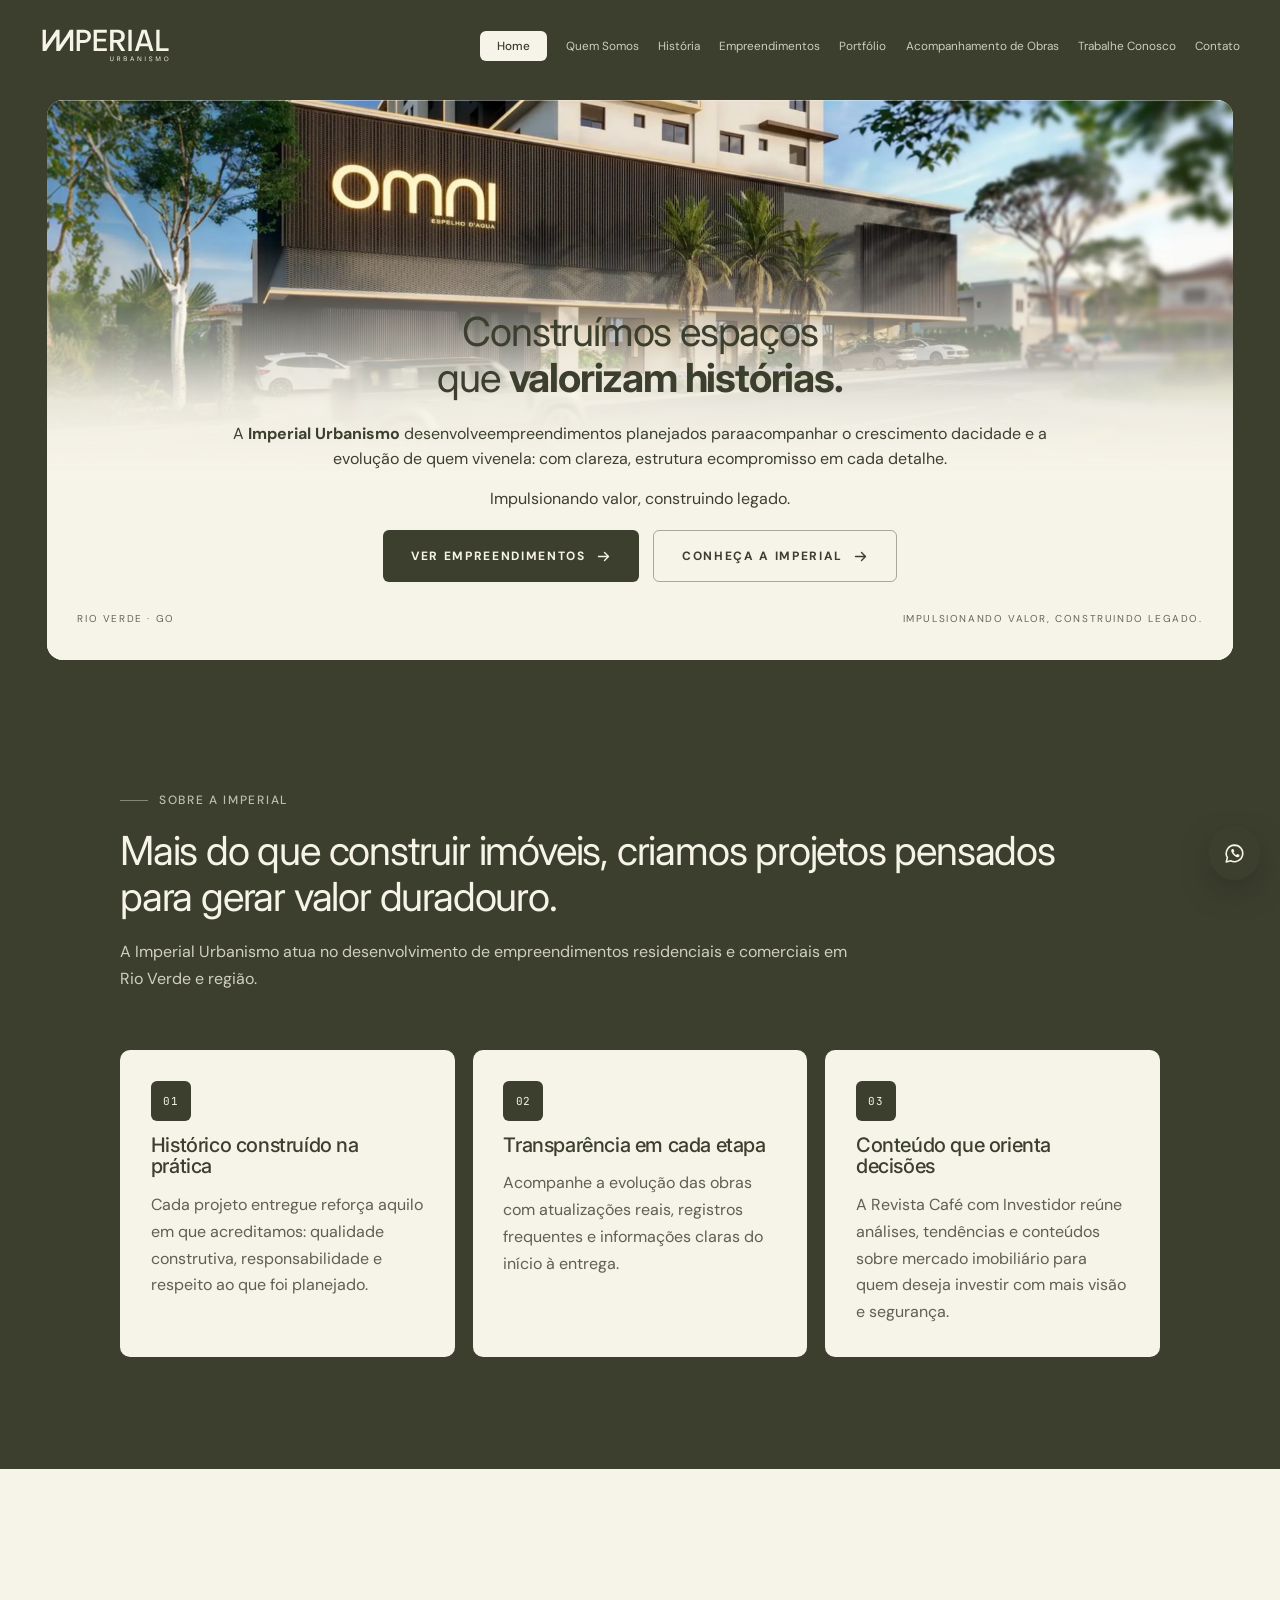
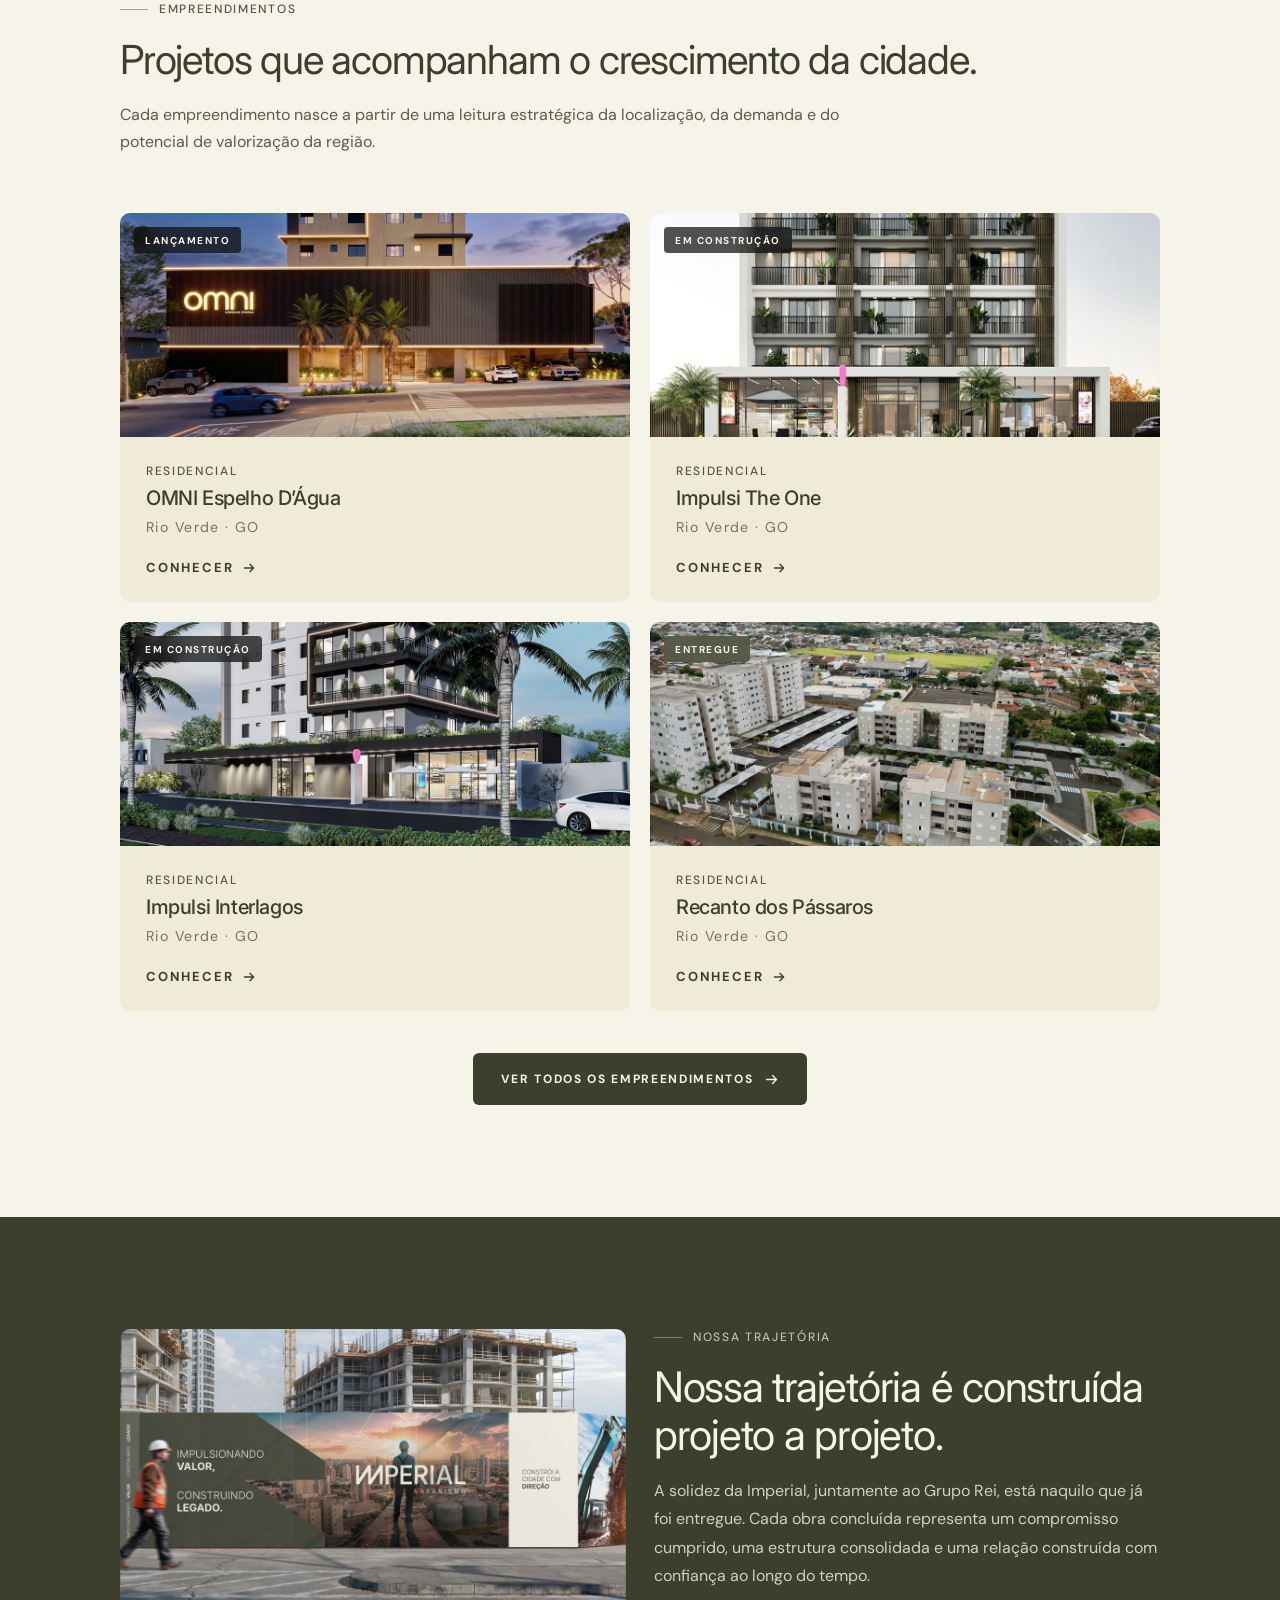
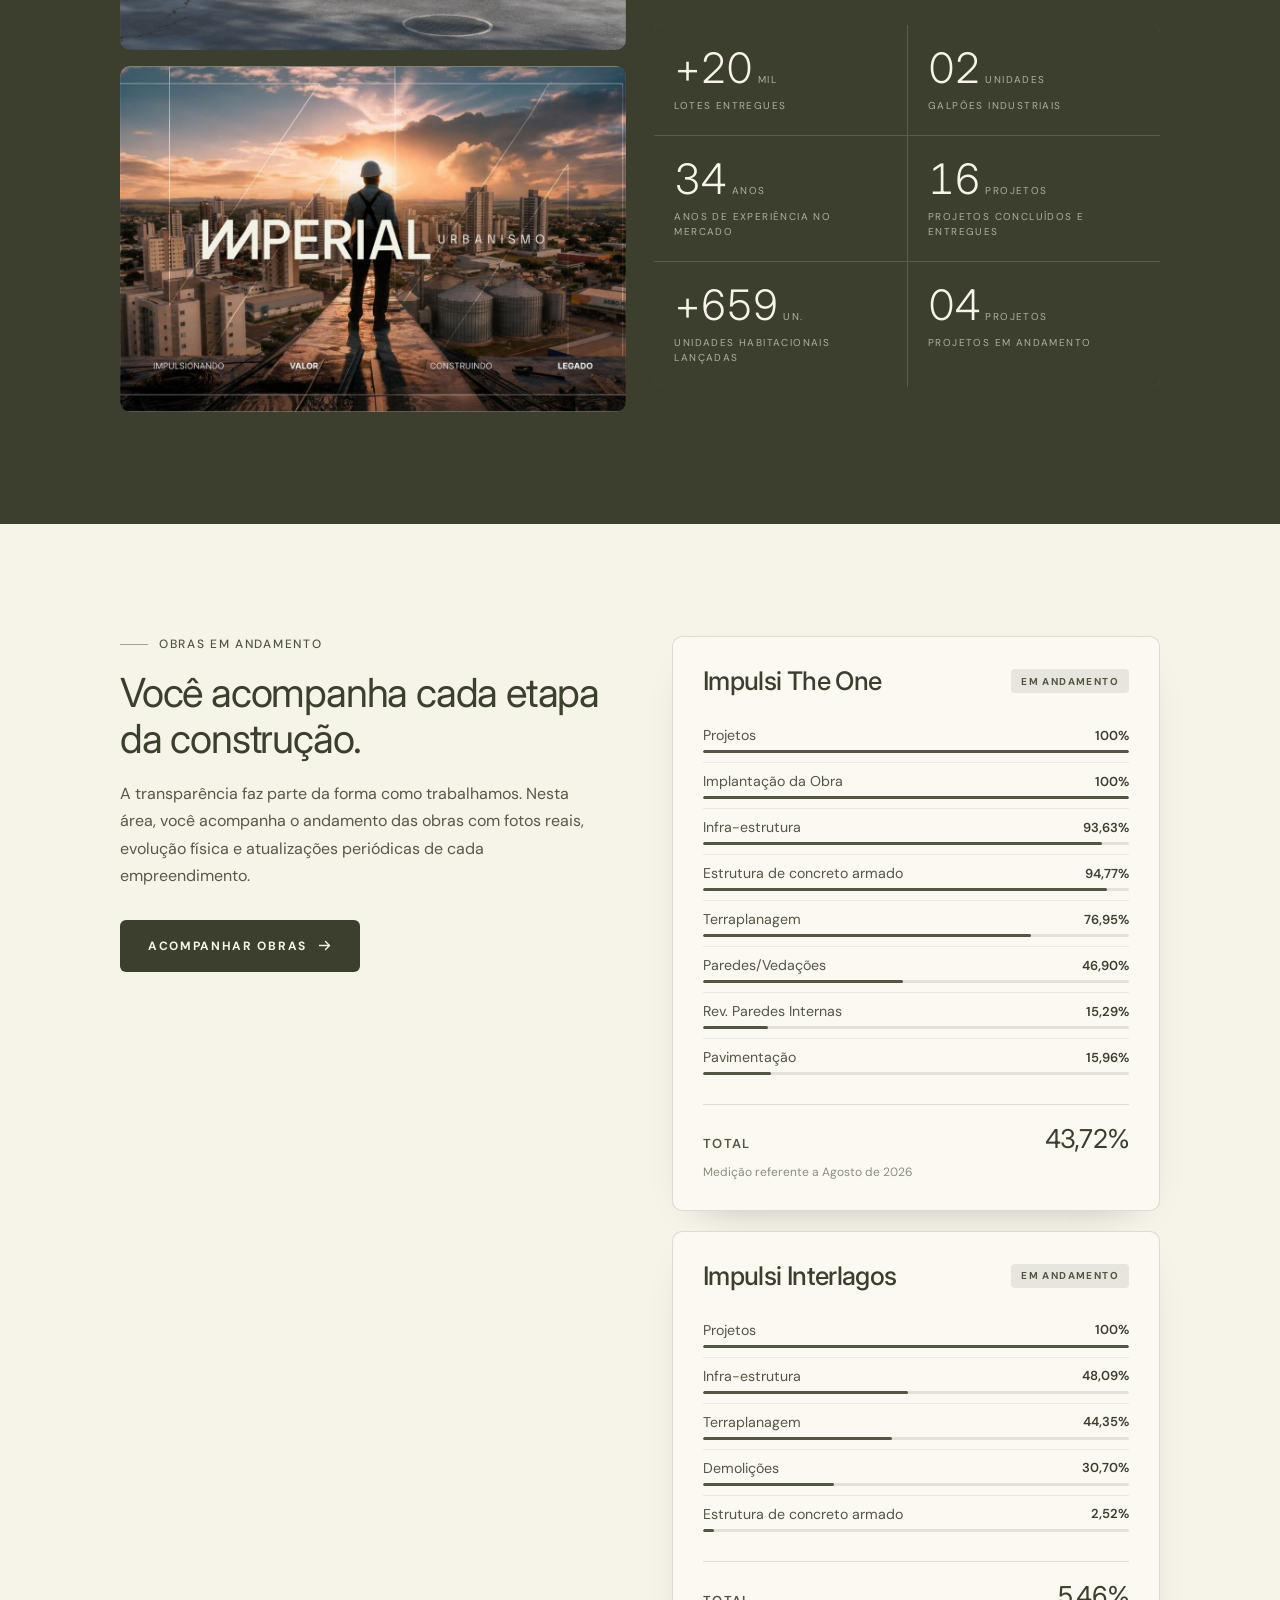
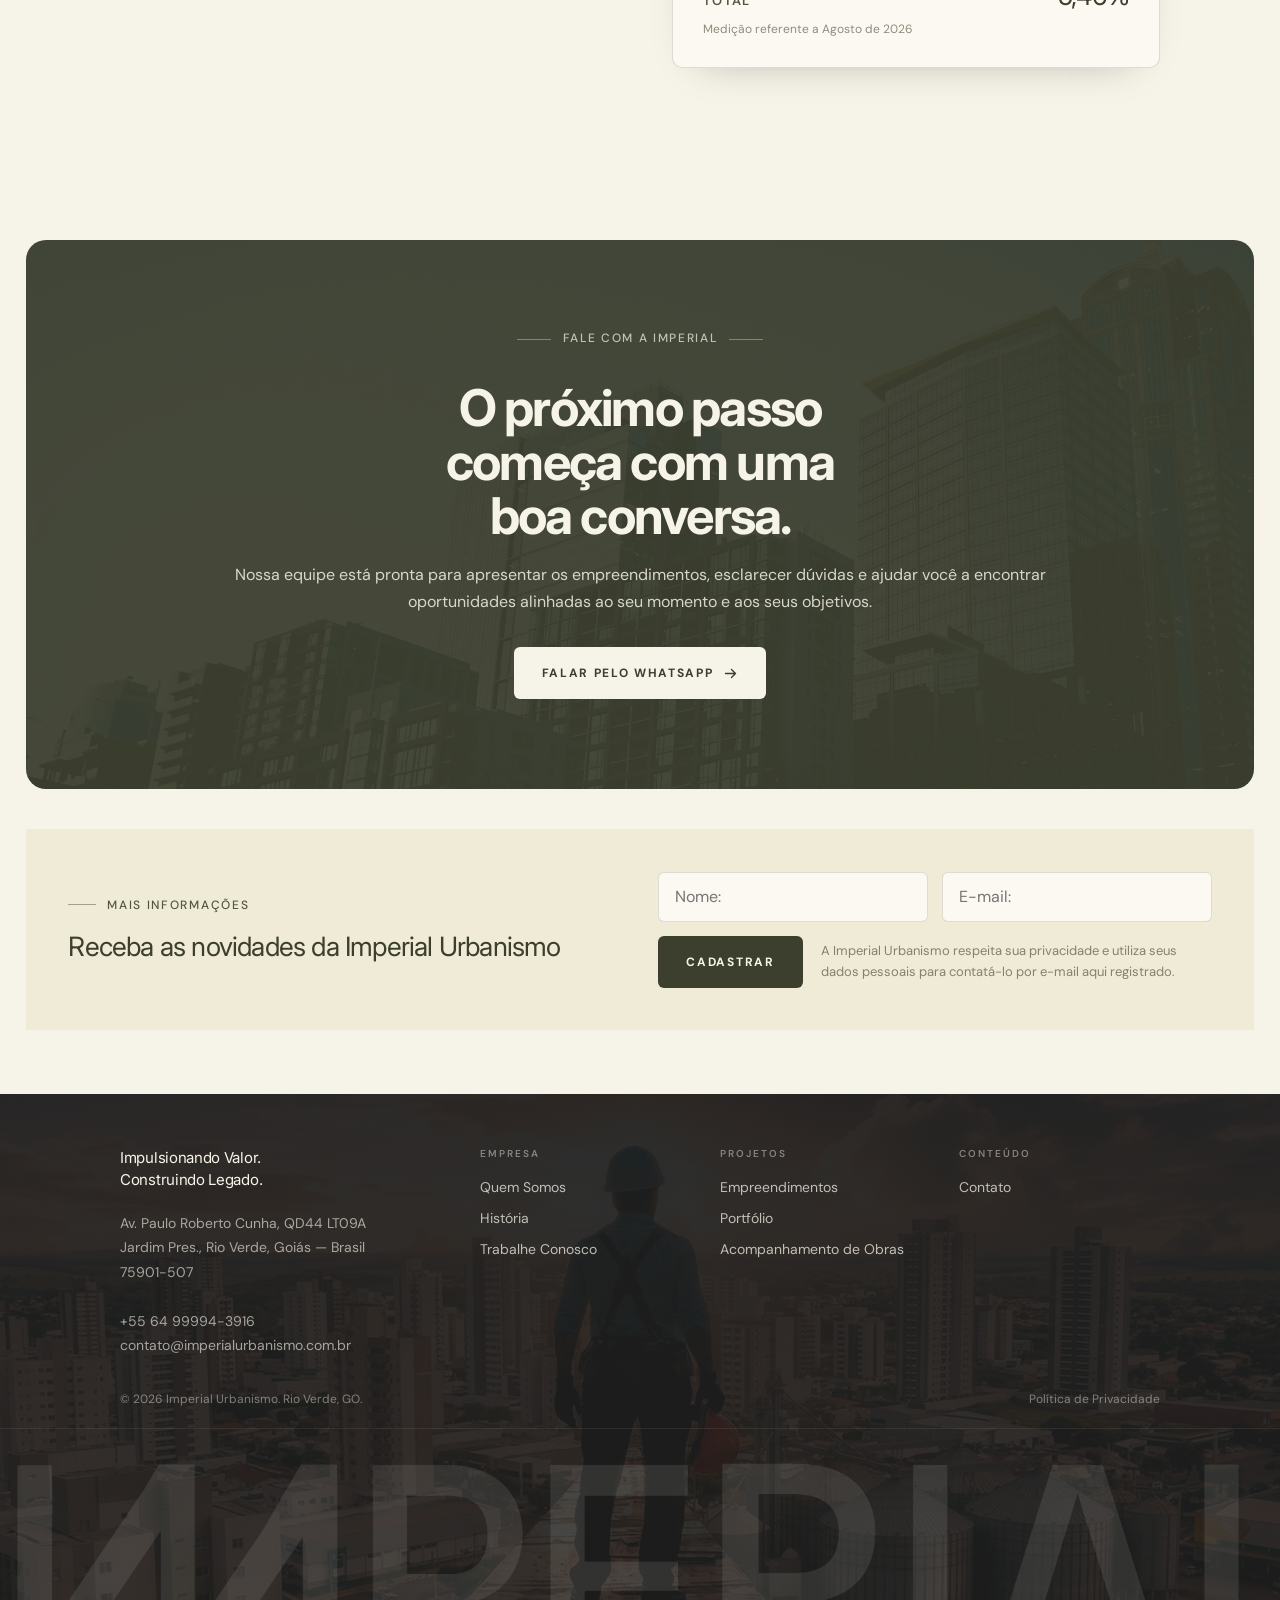
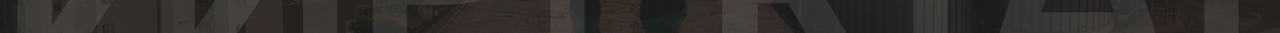
<file: index.html>
<!DOCTYPE html>
<html lang="pt-BR">
<head>
<meta charset="utf-8">
<meta name="viewport" content="width=device-width, initial-scale=1, viewport-fit=cover">
<title>Home — Imperial Urbanismo</title>
<meta name="description" content="A Imperial Urbanismo desenvolve empreendimentos planejados para acompanhar o crescimento da cidade e a evolução de quem vive nela.">
<link rel="icon" href="assets/img/favicon-32.png" sizes="32x32" type="image/png">
<link rel="icon" href="assets/img/favicon-192.png" sizes="192x192" type="image/png">
<link rel="apple-touch-icon" href="assets/img/apple-touch-icon.png">
<link rel="manifest" href="site.webmanifest">
<meta name="theme-color" content="#3C3F2E">
<link rel="preconnect" href="https://fonts.googleapis.com">
<link rel="preconnect" href="https://fonts.gstatic.com" crossorigin>
<link href="https://fonts.googleapis.com/css2?family=Inter:wght@300;400;500;600;700&family=DM+Sans:wght@300;400;500;600;700&family=JetBrains+Mono:wght@400;500&display=swap" rel="stylesheet">
<link rel="stylesheet" href="assets/css/site.css?v=2">
<link rel="stylesheet" href="assets/css/home.css">
</head>
<body>

<!-- ===================== NAV (fixo, com blur ao rolar) ===================== -->
<header class="nav">
  <div class="wrap nav__in">
    <a class="nav__logo" href="/" aria-label="Imperial Urbanismo">
      <img src="assets/img/logo-imperial.svg" alt="Imperial Urbanismo">
    </a>
    <nav class="nav__links">
      <a href="/" class="is-active">Home</a>
      <a href="/quem-somos">Quem Somos</a>
      <a href="/historia">História</a>
      <a href="/empreendimentos">Empreendimentos</a>
      <a href="/portfolio">Portfólio</a>
      <a href="/acompanhamento-de-obras">Acompanhamento de Obras</a>
      <a href="/trabalhe-conosco">Trabalhe Conosco</a>
      <a href="/contato">Contato</a>
    </nav>
    <button class="nav__burger" aria-label="Menu"><span></span></button>
  </div>
</header>

<!-- ============ BLOCO 1 — FAIXA ESCURA + CARD ============ -->
<section class="hhero">
  <div class="hhero__card">
    <div class="hhero__bg">
      <picture>
        <source media="(max-width:640px)" srcset="assets/img/home/hero-mobile.jpg">
        <img src="assets/img/home/hero.jpg" alt="Empreendimento Imperial Urbanismo em Rio Verde" fetchpriority="high">
      </picture>
    </div>
    <div class="hhero__grad"></div>

    <div class="hhero__in" data-stagger>
      <h1 class="reveal">Construímos espaços<br>que <strong>valorizam histórias.</strong></h1>
      <p class="hhero__lead reveal">A <strong>Imperial Urbanismo</strong> desenvolve<br class="br-mob">empreendimentos planejados para<br class="br-mob">acompanhar o crescimento da<br class="br-mob">cidade e a evolução de quem vive<br class="br-mob">nela: com clareza, estrutura e<br class="br-mob">compromisso em cada detalhe.</p>
      <p class="hhero__tag reveal">Impulsionando valor, construindo legado.</p>
      <div class="hhero__btns reveal">
        <a class="btn btn--dark" href="#empreendimentos">Ver empreendimentos
          <svg width="15" height="15" viewBox="0 0 15 15" fill="none" stroke="currentColor" stroke-width="1.4" stroke-linecap="round" stroke-linejoin="round"><path d="M2.5 7.5h10M8.5 3.5l4 4-4 4"/></svg></a>
        <a class="btn btn--ghost" href="/quem-somos">Conheça a Imperial
          <svg width="15" height="15" viewBox="0 0 15 15" fill="none" stroke="currentColor" stroke-width="1.4" stroke-linecap="round" stroke-linejoin="round"><path d="M2.5 7.5h10M8.5 3.5l4 4-4 4"/></svg></a>
      </div>
    </div>

    <div class="hhero__foot reveal">
      <span>Rio Verde · GO</span>
      <span>Impulsionando valor, construindo legado.</span>
    </div>
  </div>
</section>

<!-- ===================== BLOCO 2 — SOBRE A IMPERIAL ===================== -->
<section class="sec sec--dark" id="sobre">
  <div class="wrap">
    <div class="shead shead--light reveal">
      <p class="shead__eyebrow"><i></i><span>Sobre a Imperial</span></p>
      <h2>Mais do que construir imóveis, criamos projetos pensados para gerar valor duradouro.</h2>
      <p>A Imperial Urbanismo atua no desenvolvimento de empreendimentos residenciais e comerciais em Rio Verde e região.</p>
    </div>

    <div class="pilares" data-stagger>
      <article class="pilar reveal">
        <span class="pilar__ico">01</span>
        <h3>Histórico construído na prática</h3>
        <p>Cada projeto entregue reforça aquilo em que acreditamos: qualidade construtiva, responsabilidade e respeito ao que foi planejado.</p>
      </article>
      <article class="pilar reveal">
        <span class="pilar__ico">02</span>
        <h3>Transparência em cada etapa</h3>
        <p>Acompanhe a evolução das obras com atualizações reais, registros frequentes e informações claras do início à entrega.</p>
      </article>
      <article class="pilar reveal">
        <span class="pilar__ico">03</span>
        <h3>Conteúdo que orienta decisões</h3>
        <p>A Revista Café com Investidor reúne análises, tendências e conteúdos sobre mercado imobiliário para quem deseja investir com mais visão e segurança.</p>
      </article>
    </div>
  </div>
</section>

<!-- ===================== BLOCO 3 — EMPREENDIMENTOS ===================== -->
<section class="sec sec--cream" id="empreendimentos">
  <div class="wrap">
    <div class="shead shead--dark reveal">
      <p class="shead__eyebrow"><i></i><span>Empreendimentos</span></p>
      <h2>Projetos que acompanham o crescimento da cidade.</h2>
      <p>Cada empreendimento nasce a partir de uma leitura estratégica da localização, da demanda e do potencial de valorização da região.</p>
    </div>

    <div class="projgrid" data-stagger>
      <a class="projcard reveal" href="/omni-espelho-dagua">
        <div class="projcard__ph">
          <span class="projcard__badge">Lançamento</span>
          <img src="assets/img/home/card-omni.jpg" alt="OMNI Espelho D’Água" loading="lazy">
        </div>
        <div class="projcard__body">
          <span class="projcard__tipo">Residencial</span>
          <h3>OMNI Espelho D’Água</h3>
          <span class="projcard__loc">Rio Verde · GO</span>
          <span class="projcard__link">Conhecer
            <svg width="14" height="14" viewBox="0 0 15 15" fill="none" stroke="currentColor" stroke-width="1.4" stroke-linecap="round" stroke-linejoin="round"><path d="M2.5 7.5h10M8.5 3.5l4 4-4 4"/></svg></span>
        </div>
      </a>

      <a class="projcard reveal" href="/impulsi-the-one">
        <div class="projcard__ph">
          <span class="projcard__badge">Em construção</span>
          <img src="assets/img/home/card-the-one.jpg" alt="Impulsi The One" loading="lazy">
        </div>
        <div class="projcard__body">
          <span class="projcard__tipo">Residencial</span>
          <h3>Impulsi The One</h3>
          <span class="projcard__loc">Rio Verde · GO</span>
          <span class="projcard__link">Conhecer
            <svg width="14" height="14" viewBox="0 0 15 15" fill="none" stroke="currentColor" stroke-width="1.4" stroke-linecap="round" stroke-linejoin="round"><path d="M2.5 7.5h10M8.5 3.5l4 4-4 4"/></svg></span>
        </div>
      </a>

      <a class="projcard reveal" href="/impulsi-interlagos">
        <div class="projcard__ph">
          <span class="projcard__badge">Em construção</span>
          <img src="assets/img/home/card-interlagos.jpg" alt="Impulsi Interlagos" loading="lazy">
        </div>
        <div class="projcard__body">
          <span class="projcard__tipo">Residencial</span>
          <h3>Impulsi Interlagos</h3>
          <span class="projcard__loc">Rio Verde · GO</span>
          <span class="projcard__link">Conhecer
            <svg width="14" height="14" viewBox="0 0 15 15" fill="none" stroke="currentColor" stroke-width="1.4" stroke-linecap="round" stroke-linejoin="round"><path d="M2.5 7.5h10M8.5 3.5l4 4-4 4"/></svg></span>
        </div>
      </a>

      <a class="projcard reveal" href="/portfolio">
        <div class="projcard__ph">
          <span class="projcard__badge projcard__badge--ok">Entregue</span>
          <img src="assets/img/home/card-recanto.jpg" alt="Recanto dos Pássaros" loading="lazy">
        </div>
        <div class="projcard__body">
          <span class="projcard__tipo">Residencial</span>
          <h3>Recanto dos Pássaros</h3>
          <span class="projcard__loc">Rio Verde · GO</span>
          <span class="projcard__link">Conhecer
            <svg width="14" height="14" viewBox="0 0 15 15" fill="none" stroke="currentColor" stroke-width="1.4" stroke-linecap="round" stroke-linejoin="round"><path d="M2.5 7.5h10M8.5 3.5l4 4-4 4"/></svg></span>
        </div>
      </a>
    </div>

    <div class="projgrid__cta">
      <a class="btn btn--dark reveal" href="/empreendimentos">Ver todos os empreendimentos
        <svg width="15" height="15" viewBox="0 0 15 15" fill="none" stroke="currentColor" stroke-width="1.4" stroke-linecap="round" stroke-linejoin="round"><path d="M2.5 7.5h10M8.5 3.5l4 4-4 4"/></svg></a>
    </div>
  </div>
</section>

<!-- ===================== BLOCO 4 — NOSSA TRAJETÓRIA ===================== -->
<section class="sec traj" id="trajetoria">
  <div class="wrap traj__grid">
    <div class="traj__fotos" data-stagger>
      <figure class="reveal"><img src="assets/img/home/traj-a.jpg?v=2" alt="Obra Imperial Urbanismo" loading="lazy"></figure>
      <figure class="reveal"><img src="assets/img/home/traj-b.jpg?v=2" alt="Empreendimento entregue pela Imperial Urbanismo" loading="lazy"></figure>
    </div>

    <div data-stagger>
      <p class="shead__eyebrow reveal" style="color:rgba(246,243,232,.7)"><i></i><span>Nossa Trajetória</span></p>
      <h2 class="reveal">Nossa trajetória é construída projeto a projeto.</h2>
      <p class="traj__lead reveal">A solidez da Imperial, juntamente ao Grupo Rei, está naquilo que já foi entregue. Cada obra concluída representa um compromisso cumprido, uma estrutura consolidada e uma relação construída com confiança ao longo do tempo.</p>

      <div class="stats reveal">
        <div class="stat"><p class="stat__n">+22 <small>mil</small></p><p class="stat__l">Lotes entregues</p></div>
        <div class="stat"><p class="stat__n">02 <small>unidades</small></p><p class="stat__l">Galpões industriais</p></div>
        <div class="stat"><p class="stat__n">40 <small>anos</small></p><p class="stat__l">Anos de experiência no mercado</p></div>
        <div class="stat"><p class="stat__n">20 <small>projetos</small></p><p class="stat__l">Projetos concluídos e entregues</p></div>
        <div class="stat"><p class="stat__n">+900 <small>un.</small></p><p class="stat__l">Unidades habitacionais lançadas</p></div>
        <div class="stat"><p class="stat__n">06 <small>projetos</small></p><p class="stat__l">Projetos em andamento</p></div>
      </div>
    </div>
  </div>
</section>

<!-- ===================== BLOCO 5 — ACOMPANHAMENTO DE OBRAS ===================== -->
<section class="sec sec--cream" id="obras">
  <div class="wrap obras__grid">
    <div class="obras__intro" data-stagger>
      <p class="shead__eyebrow reveal" style="color:var(--olive)"><i></i><span>Obras em andamento</span></p>
      <h2 class="reveal" style="font-family:var(--font-head);font-weight:400;font-size:clamp(26px,3.4vw,40px);letter-spacing:-.03em;line-height:1.14;color:var(--dark);margin-bottom:18px">Você acompanha cada etapa da construção.</h2>
      <p class="lead reveal" style="margin-bottom:30px">A transparência faz parte da forma como trabalhamos. Nesta área, você acompanha o andamento das obras com fotos reais, evolução física e atualizações periódicas de cada empreendimento.</p>
      <a class="btn btn--dark reveal" href="/acompanhamento-de-obras">Acompanhar obras
        <svg width="15" height="15" viewBox="0 0 15 15" fill="none" stroke="currentColor" stroke-width="1.4" stroke-linecap="round" stroke-linejoin="round"><path d="M2.5 7.5h10M8.5 3.5l4 4-4 4"/></svg></a>
    </div>

    <div data-stagger>
      <article class="obracard reveal">
        <div class="obracard__top">
          <h3>Impulsi The One</h3>
          <span class="obracard__st">Em andamento</span>
        </div>
        <div class="etapa"><span class="etapa__n">Projetos</span><span class="etapa__v">100%</span><span class="etapa__bar"><i data-fill="100"></i></span></div>
        <div class="etapa"><span class="etapa__n">Implantação da Obra</span><span class="etapa__v">100%</span><span class="etapa__bar"><i data-fill="100"></i></span></div>
        <div class="etapa"><span class="etapa__n">Infra-estrutura</span><span class="etapa__v">93,63%</span><span class="etapa__bar"><i data-fill="93.63"></i></span></div>
        <div class="etapa"><span class="etapa__n">Estrutura de concreto armado</span><span class="etapa__v">94,77%</span><span class="etapa__bar"><i data-fill="94.77"></i></span></div>
        <div class="etapa"><span class="etapa__n">Terraplanagem</span><span class="etapa__v">76,95%</span><span class="etapa__bar"><i data-fill="76.95"></i></span></div>
        <div class="etapa"><span class="etapa__n">Paredes/Vedações</span><span class="etapa__v">46,90%</span><span class="etapa__bar"><i data-fill="46.90"></i></span></div>
        <div class="etapa"><span class="etapa__n">Rev. Paredes Internas</span><span class="etapa__v">15,29%</span><span class="etapa__bar"><i data-fill="15.29"></i></span></div>
        <div class="etapa"><span class="etapa__n">Pavimentação</span><span class="etapa__v">15,96%</span><span class="etapa__bar"><i data-fill="15.96"></i></span></div>
        <dl class="obracard__total"><dt>Total</dt><dd>43,72%</dd></dl>
        <p class="obracard__med">Medição referente a Agosto de 2026</p>
      </article>

      <article class="obracard reveal">
        <div class="obracard__top">
          <h3>Impulsi Interlagos</h3>
          <span class="obracard__st">Em andamento</span>
        </div>
        <div class="etapa"><span class="etapa__n">Projetos</span><span class="etapa__v">100%</span><span class="etapa__bar"><i data-fill="100"></i></span></div>
        <div class="etapa"><span class="etapa__n">Infra-estrutura</span><span class="etapa__v">48,09%</span><span class="etapa__bar"><i data-fill="48.09"></i></span></div>
        <div class="etapa"><span class="etapa__n">Terraplanagem</span><span class="etapa__v">44,35%</span><span class="etapa__bar"><i data-fill="44.35"></i></span></div>
        <div class="etapa"><span class="etapa__n">Demolições</span><span class="etapa__v">30,70%</span><span class="etapa__bar"><i data-fill="30.70"></i></span></div>
        <div class="etapa"><span class="etapa__n">Estrutura de concreto armado</span><span class="etapa__v">2,52%</span><span class="etapa__bar"><i data-fill="2.52"></i></span></div>
        <dl class="obracard__total"><dt>Total</dt><dd>5,46%</dd></dl>
        <p class="obracard__med">Medição referente a Agosto de 2026</p>
      </article>
    </div>
  </div>
</section>

<!-- ===================== BLOCO 6 — CTA FINAL ===================== -->
<section class="hcta" id="contato">
  <div class="hcta__card">
    <div class="hcta__bg"><img src="assets/img/home/cta-bg.jpg" alt="" aria-hidden="true" loading="lazy"></div>
    <div class="hcta__in" data-stagger>
      <p class="hcta__eyebrow reveal"><i></i><span>Fale com a Imperial</span><i></i></p>
      <h2 class="reveal">O próximo passo<br>começa com uma<br>boa conversa.</h2>
      <p class="reveal">Nossa equipe está pronta para apresentar os empreendimentos, esclarecer dúvidas e ajudar você a encontrar oportunidades alinhadas ao seu momento e aos seus objetivos.</p>
      <div class="ctafinal__btns reveal">
        <a class="btn btn--cream" href="https://wa.me/5564999943916?text=Ol%C3%A1%21%20Vim%20pelo%20site%20da%20Imperial%20Urbanismo." target="_blank" rel="noopener">Falar pelo WhatsApp
          <svg width="15" height="15" viewBox="0 0 15 15" fill="none" stroke="currentColor" stroke-width="1.4" stroke-linecap="round" stroke-linejoin="round"><path d="M2.5 7.5h10M8.5 3.5l4 4-4 4"/></svg></a>
      </div>
    </div>
  </div>
</section>

<!-- ===================== NEWSLETTER ===================== -->
<section class="hnews" id="newsletter">
  <div class="hnews__card reveal">
    <div>
      <p class="shead__eyebrow" style="color:var(--olive)"><i></i><span>Mais informações</span></p>
      <h2>Receba as novidades da Imperial Urbanismo</h2>
    </div>
    <form class="hnews__form" novalidate>
      <div class="hnews__row">
        <input type="text" placeholder="Nome:" aria-label="Nome" required>
        <input type="email" placeholder="E-mail:" aria-label="E-mail" required>
      </div>
      <div class="hnews__bottom">
        <button class="btn btn--dark" type="submit">Cadastrar</button>
        <p>A Imperial Urbanismo respeita sua privacidade e utiliza seus dados pessoais para contatá-lo por e-mail aqui registrado.</p>
      </div>
    </form>
    <p class="hnews__ok">Cadastro recebido. Em breve você recebe as novidades da Imperial.</p>
  </div>
</section>

<!-- ===================== FOOTER ===================== -->
<footer class="hfoot">
  <!-- BG IMAGEM (Figma 541:317): foto 26% em multiply + wordmark 10% ancorado embaixo -->
  <div class="hfoot__photo"><img src="assets/img/home/footer-bg.jpg" alt="" aria-hidden="true" loading="lazy"></div>
  <div class="hfoot__word"><img src="assets/img/home/wordmark.png" alt="" aria-hidden="true" loading="lazy"></div>
  <div class="wrap hfoot__in">
    <div class="hfoot__grid">
      <div>
        <p class="hfoot__tag">Impulsionando Valor.<br>Construindo Legado.</p>
        <p class="hfoot__addr">
          Av. Paulo Roberto Cunha, QD44 LT09A<br>
          Jardim Pres., Rio Verde, Goiás — Brasil<br>
          75901-507<br><br>
          <a href="tel:+5564999943916">+55 64 99994-3916</a><br>
          <a href="mailto:contato@imperialurbanismo.com.br">contato@imperialurbanismo.com.br</a>
        </p>
      </div>
      <div>
        <h4>Empresa</h4>
        <ul><li><a href="/quem-somos">Quem Somos</a></li><li><a href="/historia">História</a></li><li><a href="/trabalhe-conosco">Trabalhe Conosco</a></li></ul>
      </div>
      <div>
        <h4>Projetos</h4>
        <ul><li><a href="/empreendimentos">Empreendimentos</a></li><li><a href="/portfolio">Portfólio</a></li><li><a href="/acompanhamento-de-obras">Acompanhamento de Obras</a></li></ul>
      </div>
      <div>
        <h4>Conteúdo</h4>
        <ul><li><a href="/contato">Contato</a></li></ul>
      </div>
    </div>
    <div class="hfoot__bar">
      <span>© 2026 Imperial Urbanismo. Rio Verde, GO.</span>
      <a href="/politica-de-privacidade">Política de Privacidade</a>
    </div>
  </div>
  <div class="hfoot__rule"></div>
  <div class="hfoot__space"></div>
</footer>

<a class="wa" href="https://wa.me/5564999943916?text=Ol%C3%A1%21%20Vim%20pelo%20site%20da%20Imperial%20Urbanismo." target="_blank" rel="noopener" aria-label="Falar pelo WhatsApp">
  <svg width="21" height="21" viewBox="0 0 16 16" fill="none"><path d="M8 1.6a6.3 6.3 0 0 0-5.4 9.5L1.7 14.4l3.4-.9A6.3 6.3 0 1 0 8 1.6Z" stroke="currentColor" stroke-width="1.2" stroke-linejoin="round"/><path d="M5.9 5c.2-.4.4-.4.6-.4h.4c.1 0 .3 0 .4.3l.5 1.2c.1.2 0 .4-.1.5l-.3.3c-.1.1-.2.2-.1.4.2.4.6.9 1 1.2.4.3.7.4.9.5.2 0 .3 0 .4-.1l.4-.4c.1-.2.3-.1.4-.1l1.1.6c.2.1.3.2.3.3 0 .2 0 .6-.2.9-.2.3-.8.6-1.1.6-.6 0-1.4-.2-2.6-1.1a7 7 0 0 1-2-2.5c-.3-.6-.4-1.1-.4-1.5 0-.4.2-.6.3-.7Z" fill="currentColor"/></svg>
  <span>Falar pelo WhatsApp</span>
</a>

<script src="assets/js/site.js?v=2" defer></script>
</body>
</html>
</file>
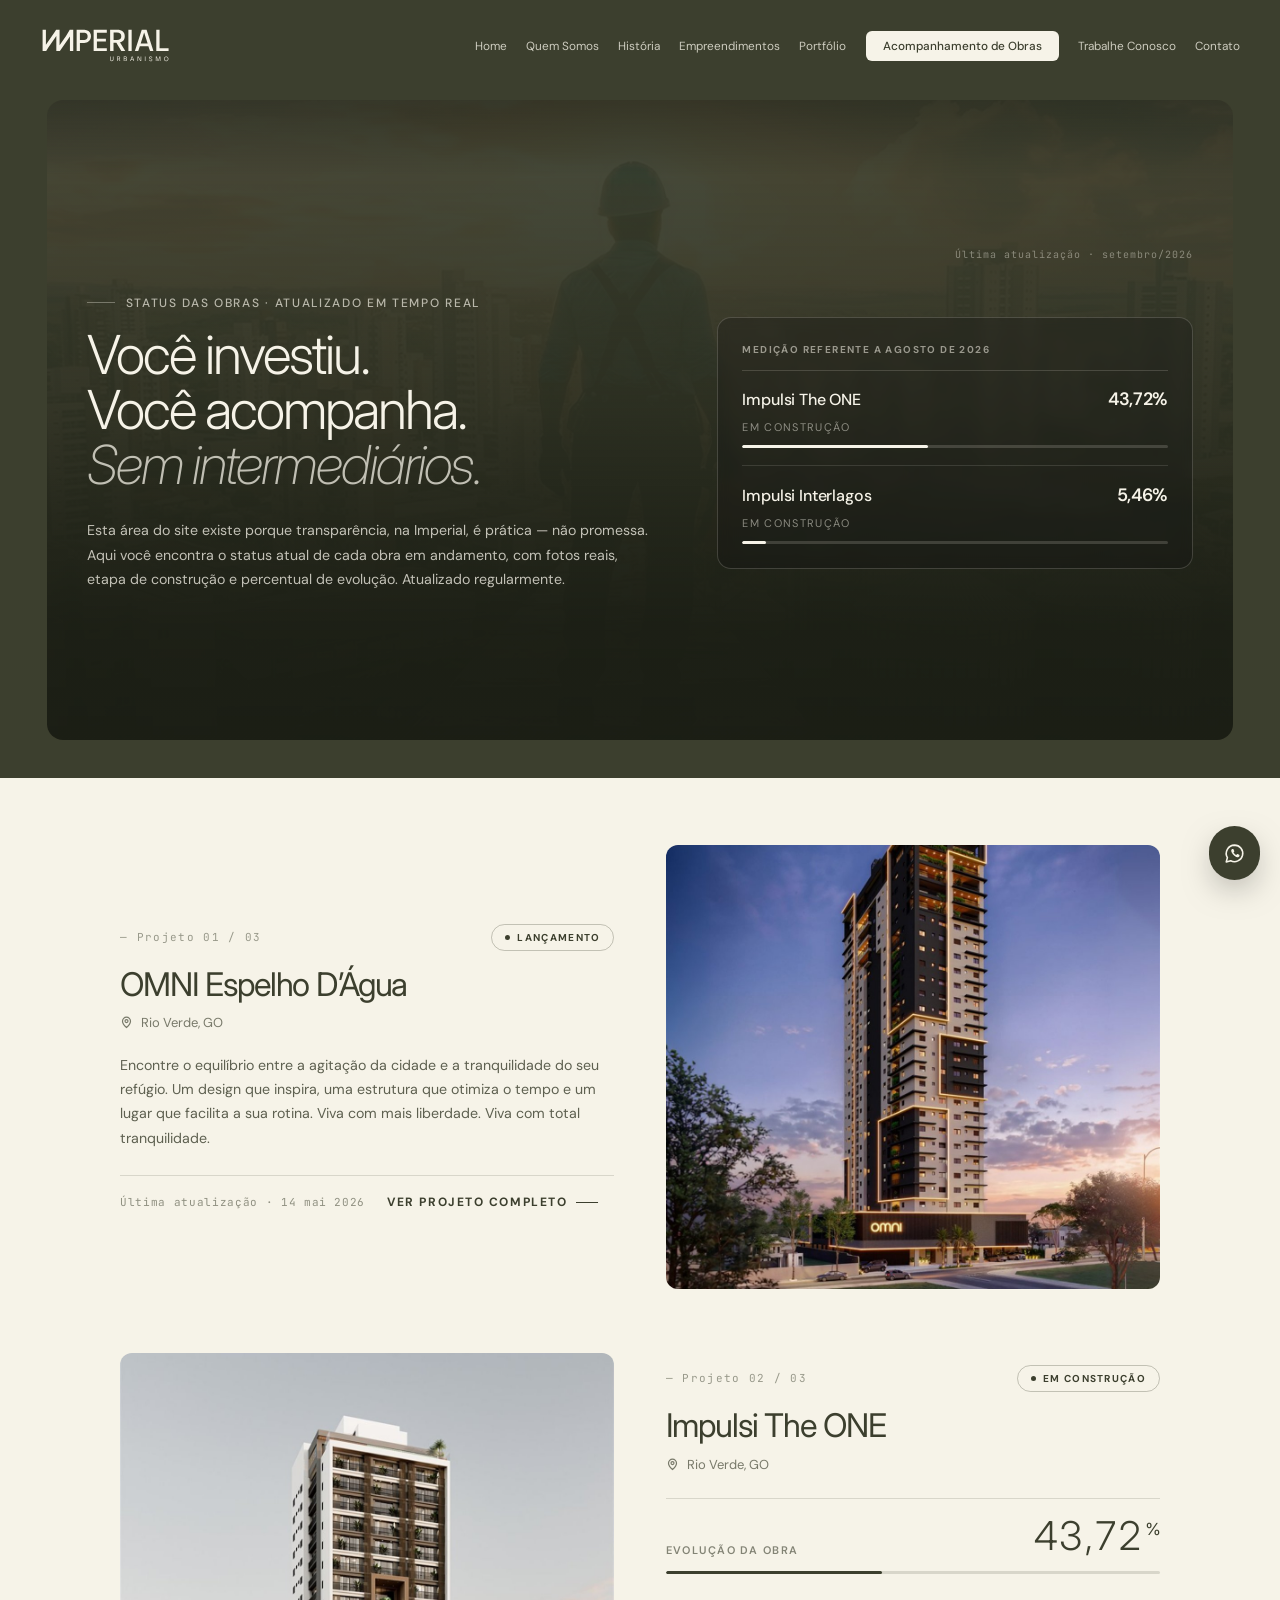
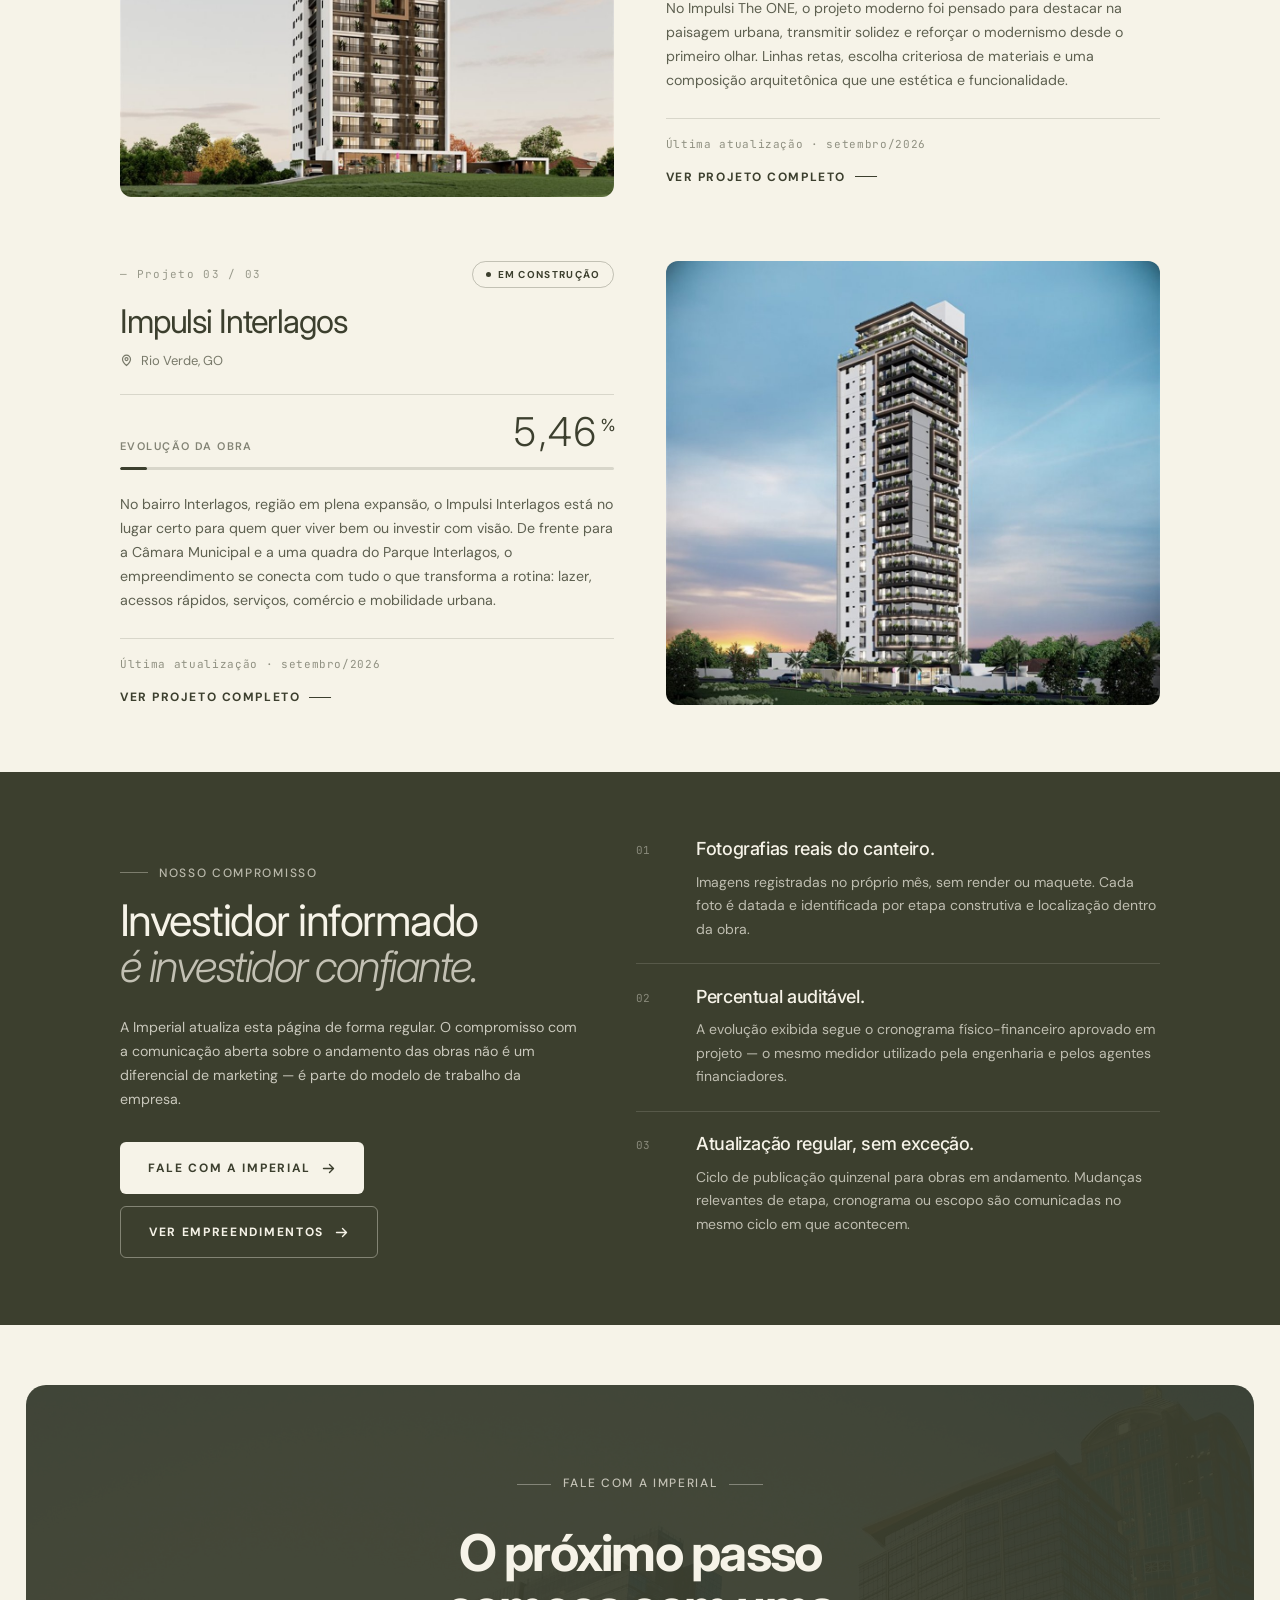
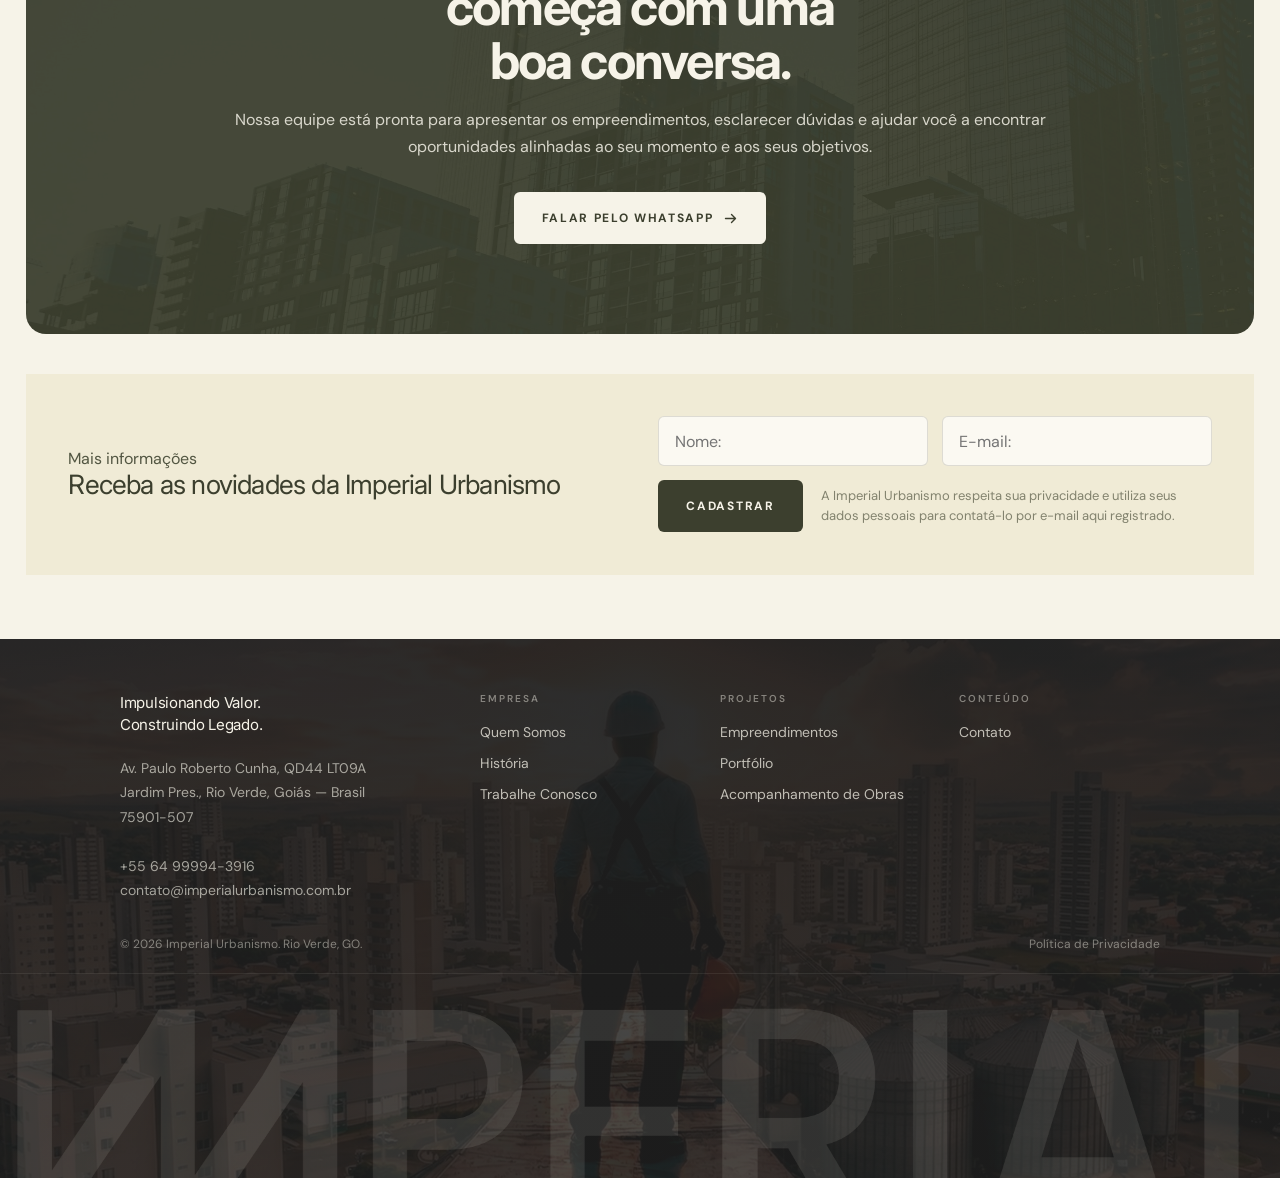
<file: acompanhamento-de-obras.html>
<!DOCTYPE html>
<html lang="pt-BR">
<head>
<meta charset="utf-8">
<meta name="viewport" content="width=device-width, initial-scale=1, viewport-fit=cover">
<title>Acompanhamento de Obras — Imperial Urbanismo</title>
<meta name="description" content="Status atual de cada obra da Imperial Urbanismo em Rio Verde: fotos reais do canteiro, etapa de construção e percentual de evolução, atualizados regularmente.">
<link rel="icon" href="assets/img/favicon-32.png" sizes="32x32" type="image/png">
<link rel="icon" href="assets/img/favicon-192.png" sizes="192x192" type="image/png">
<link rel="apple-touch-icon" href="assets/img/apple-touch-icon.png">
<link rel="manifest" href="site.webmanifest">
<meta name="theme-color" content="#3C3F2E">
<link rel="preconnect" href="https://fonts.googleapis.com">
<link rel="preconnect" href="https://fonts.gstatic.com" crossorigin>
<link href="https://fonts.googleapis.com/css2?family=Inter:ital,wght@0,200;0,300;0,400;0,500;0,600;0,700;1,200;1,300;1,400&family=DM+Sans:wght@300;400;500;600;700&family=JetBrains+Mono:wght@400;500&display=swap" rel="stylesheet">
<link rel="stylesheet" href="assets/css/site.css?v=2">
<link rel="stylesheet" href="assets/css/obras.css">
</head>
<body>

<!-- ===================== NAV ===================== -->
<header class="nav">
  <div class="wrap nav__in">
    <a class="nav__logo" href="/" aria-label="Imperial Urbanismo">
      <img src="assets/img/logo-imperial.svg" alt="Imperial Urbanismo">
    </a>
    <nav class="nav__links">
      <a href="/">Home</a>
      <a href="/quem-somos">Quem Somos</a>
      <a href="/historia">História</a>
      <a href="/empreendimentos">Empreendimentos</a>
      <a href="/portfolio">Portfólio</a>
      <a href="/acompanhamento-de-obras" class="is-active">Acompanhamento de Obras</a>
      <a href="/trabalhe-conosco">Trabalhe Conosco</a>
      <a href="/contato">Contato</a>
    </nav>
    <button class="nav__burger" aria-label="Menu"><span></span></button>
  </div>
</header>

<!-- ===================== BLOCO 1 — HERO ===================== -->
<section class="hero ob-hero">
  <div class="hero__card">
    <div class="hero__bg"><img src="assets/img/home/footer-bg.jpg" alt="" aria-hidden="true"></div>
    <div class="hero__scrim"></div>

    <div class="wrap hero__in" data-stagger>
      <p class="crumb crumb--so-meta reveal">
        <span class="crumb__meta">Última atualização · setembro/2026</span>
      </p>

      <div class="ob-hero__grid">
        <div>
          <p class="ob-hero__eyebrow reveal"><i></i><span>Status das Obras · Atualizado em tempo real</span></p>
          <h1 class="reveal">Você investiu.<br>Você acompanha.<br><em>Sem intermediários.</em></h1>
          <p class="ob-hero__lead reveal">Esta área do site existe porque transparência, na Imperial, é prática — não promessa. Aqui você encontra o status atual de cada obra em andamento, com fotos reais, etapa de construção e percentual de evolução. Atualizado regularmente.</p>
        </div>

        <div class="ob-panel reveal">
          <p class="ob-panel__head">Medição referente a agosto de 2026</p>
          <div class="ob-panel__row">
            <div class="ob-panel__top"><b>Impulsi The ONE</b><span>43,72%</span></div>
            <span class="ob-panel__st">Em construção</span>
            <span class="ob-panel__bar"><i data-fill="43.72"></i></span>
          </div>
          <div class="ob-panel__row">
            <div class="ob-panel__top"><b>Impulsi Interlagos</b><span>5,46%</span></div>
            <span class="ob-panel__st">Em construção</span>
            <span class="ob-panel__bar"><i data-fill="5.46"></i></span>
          </div>
        </div>
      </div>
    </div>
  </div>
</section>

<!-- ===================== BLOCO 2 — OBRAS ===================== -->
<section class="ob-lista" id="obras">
  <div class="wrap">

    <!-- 01 — OMNI -->
    <article class="ob-row ob-row--flip reveal">
      <div class="ob-row__media">
        <img src="assets/img/obras/card-omni.jpg" alt="OMNI Espelho D'Água — Rio Verde, GO" loading="lazy">
      </div>
      <div>
        <div class="ob-row__tag">
          <span class="ob-row__n">— Projeto 01 / 03</span>
          <span class="ob-row__badge"><i></i>Lançamento</span>
        </div>
        <h2>OMNI Espelho D’Água</h2>
        <p class="ob-row__loc">
          <svg width="13" height="13" viewBox="0 0 13 13" fill="none" stroke="currentColor" stroke-width="1.2"><path d="M6.5 11.5S10.5 8 10.5 5.2a4 4 0 1 0-8 0C2.5 8 6.5 11.5 6.5 11.5Z"/><circle cx="6.5" cy="5.1" r="1.5"/></svg>
          Rio Verde, GO
        </p>
        <p class="ob-row__p">Encontre o equilíbrio entre a agitação da cidade e a tranquilidade do seu refúgio. Um design que inspira, uma estrutura que otimiza o tempo e um lugar que facilita a sua rotina. Viva com mais liberdade. Viva com total tranquilidade.</p>
        <div class="ob-row__foot">
          <span class="ob-row__upd">Última atualização · 14 mai 2026</span>
          <a class="ob-row__go" href="/omni-espelho-dagua">Ver projeto completo <i></i></a>
        </div>
      </div>
    </article>

    <!-- 02 — The ONE -->
    <article class="ob-row reveal">
      <div class="ob-row__media">
        <img src="assets/img/obras/card-the-one.jpg" alt="Impulsi The ONE — Rio Verde, GO" loading="lazy">
      </div>
      <div>
        <div class="ob-row__tag">
          <span class="ob-row__n">— Projeto 02 / 03</span>
          <span class="ob-row__badge"><i></i>Em construção</span>
        </div>
        <h2>Impulsi The ONE</h2>
        <p class="ob-row__loc">
          <svg width="13" height="13" viewBox="0 0 13 13" fill="none" stroke="currentColor" stroke-width="1.2"><path d="M6.5 11.5S10.5 8 10.5 5.2a4 4 0 1 0-8 0C2.5 8 6.5 11.5 6.5 11.5Z"/><circle cx="6.5" cy="5.1" r="1.5"/></svg>
          Rio Verde, GO
        </p>
        <div class="ob-evo">
          <div class="ob-evo__top">
            <span class="ob-evo__lab">Evolução da obra</span>
            <span class="ob-evo__n">43,72<sup>%</sup></span>
          </div>
          <span class="ob-evo__bar"><i data-fill="43.72"></i></span>
        </div>
        <p class="ob-row__p">No Impulsi The ONE, o projeto moderno foi pensado para destacar na paisagem urbana, transmitir solidez e reforçar o modernismo desde o primeiro olhar. Linhas retas, escolha criteriosa de materiais e uma composição arquitetônica que une estética e funcionalidade.</p>
        <div class="ob-row__foot">
          <span class="ob-row__upd">Última atualização · setembro/2026</span>
          <a class="ob-row__go" href="/impulsi-the-one">Ver projeto completo <i></i></a>
        </div>
      </div>
    </article>

    <!-- 03 — Interlagos -->
    <article class="ob-row ob-row--flip reveal">
      <div class="ob-row__media">
        <img src="assets/img/obras/card-interlagos.jpg" alt="Impulsi Interlagos — Rio Verde, GO" loading="lazy">
      </div>
      <div>
        <div class="ob-row__tag">
          <span class="ob-row__n">— Projeto 03 / 03</span>
          <span class="ob-row__badge"><i></i>Em construção</span>
        </div>
        <h2>Impulsi Interlagos</h2>
        <p class="ob-row__loc">
          <svg width="13" height="13" viewBox="0 0 13 13" fill="none" stroke="currentColor" stroke-width="1.2"><path d="M6.5 11.5S10.5 8 10.5 5.2a4 4 0 1 0-8 0C2.5 8 6.5 11.5 6.5 11.5Z"/><circle cx="6.5" cy="5.1" r="1.5"/></svg>
          Rio Verde, GO
        </p>
        <div class="ob-evo">
          <div class="ob-evo__top">
            <span class="ob-evo__lab">Evolução da obra</span>
            <span class="ob-evo__n">5,46<sup>%</sup></span>
          </div>
          <span class="ob-evo__bar"><i data-fill="5.46"></i></span>
        </div>
        <p class="ob-row__p">No bairro Interlagos, região em plena expansão, o Impulsi Interlagos está no lugar certo para quem quer viver bem ou investir com visão. De frente para a Câmara Municipal e a uma quadra do Parque Interlagos, o empreendimento se conecta com tudo o que transforma a rotina: lazer, acessos rápidos, serviços, comércio e mobilidade urbana.</p>
        <div class="ob-row__foot">
          <span class="ob-row__upd">Última atualização · setembro/2026</span>
          <a class="ob-row__go" href="/impulsi-interlagos">Ver projeto completo <i></i></a>
        </div>
      </div>
    </article>

  </div>
</section>

<!-- ===================== BLOCO 3 — NOSSO COMPROMISSO ===================== -->
<section class="ob-comp">
  <div class="wrap">
    <div class="ob-comp__grid">

      <div class="reveal">
        <p class="ob-comp__eyebrow"><i></i><span>Nosso Compromisso</span></p>
        <h2>Investidor informado<br><em>é investidor confiante.</em></h2>
        <p class="ob-comp__p">A Imperial atualiza esta página de forma regular. O compromisso com a comunicação aberta sobre o andamento das obras não é um diferencial de marketing — é parte do modelo de trabalho da empresa.</p>
        <div class="ob-comp__btns">
          <a class="btn btn--cream" href="/contato">Fale com a Imperial
            <svg width="15" height="15" viewBox="0 0 15 15" fill="none" stroke="currentColor" stroke-width="1.4" stroke-linecap="round" stroke-linejoin="round"><path d="M2.5 7.5h10M8.5 3.5l4 4-4 4"/></svg></a>
          <a class="btn btn--ghost-light" href="/empreendimentos">Ver empreendimentos
            <svg width="15" height="15" viewBox="0 0 15 15" fill="none" stroke="currentColor" stroke-width="1.4" stroke-linecap="round" stroke-linejoin="round"><path d="M2.5 7.5h10M8.5 3.5l4 4-4 4"/></svg></a>
        </div>
      </div>

      <div data-stagger>
        <div class="ob-item reveal">
          <span class="ob-item__n">01</span>
          <div>
            <h3>Fotografias reais do canteiro.</h3>
            <p>Imagens registradas no próprio mês, sem render ou maquete. Cada foto é datada e identificada por etapa construtiva e localização dentro da obra.</p>
          </div>
        </div>
        <div class="ob-item reveal">
          <span class="ob-item__n">02</span>
          <div>
            <h3>Percentual auditável.</h3>
            <p>A evolução exibida segue o cronograma físico-financeiro aprovado em projeto — o mesmo medidor utilizado pela engenharia e pelos agentes financiadores.</p>
          </div>
        </div>
        <div class="ob-item reveal">
          <span class="ob-item__n">03</span>
          <div>
            <h3>Atualização regular, sem exceção.</h3>
            <p>Ciclo de publicação quinzenal para obras em andamento. Mudanças relevantes de etapa, cronograma ou escopo são comunicadas no mesmo ciclo em que acontecem.</p>
          </div>
        </div>
      </div>

    </div>
  </div>
</section>

<!-- ===================== CTA FINAL ===================== -->
<section class="hcta" id="contato">
  <div class="hcta__card">
    <div class="hcta__bg"><img src="assets/img/home/cta-bg.jpg" alt="" aria-hidden="true" loading="lazy"></div>
    <div class="hcta__in" data-stagger>
      <p class="hcta__eyebrow reveal"><i></i><span>Fale com a Imperial</span><i></i></p>
      <h2 class="reveal">O próximo passo<br>começa com uma<br>boa conversa.</h2>
      <p class="reveal">Nossa equipe está pronta para apresentar os empreendimentos, esclarecer dúvidas e ajudar você a encontrar oportunidades alinhadas ao seu momento e aos seus objetivos.</p>
      <div class="ctafinal__btns reveal">
        <a class="btn btn--cream" href="https://wa.me/5564999943916?text=Ol%C3%A1%21%20Vim%20pelo%20site%20da%20Imperial%20Urbanismo." target="_blank" rel="noopener">Falar pelo WhatsApp
          <svg width="15" height="15" viewBox="0 0 15 15" fill="none" stroke="currentColor" stroke-width="1.4" stroke-linecap="round" stroke-linejoin="round"><path d="M2.5 7.5h10M8.5 3.5l4 4-4 4"/></svg></a>
      </div>
    </div>
  </div>
</section>

<!-- ===================== NEWSLETTER ===================== -->
<section class="hnews" id="newsletter">
  <div class="hnews__card reveal">
    <div>
      <p class="shead__eyebrow" style="color:var(--olive)"><i></i><span>Mais informações</span></p>
      <h2>Receba as novidades da Imperial Urbanismo</h2>
    </div>
    <form class="hnews__form" novalidate>
      <div class="hnews__row">
        <input type="text" placeholder="Nome:" aria-label="Nome" required>
        <input type="email" placeholder="E-mail:" aria-label="E-mail" required>
      </div>
      <div class="hnews__bottom">
        <button class="btn btn--dark" type="submit">Cadastrar</button>
        <p>A Imperial Urbanismo respeita sua privacidade e utiliza seus dados pessoais para contatá-lo por e-mail aqui registrado.</p>
      </div>
    </form>
    <p class="hnews__ok">Cadastro recebido. Em breve você recebe as novidades da Imperial.</p>
  </div>
</section>

<!-- ===================== FOOTER ===================== -->
<footer class="hfoot">
  <div class="hfoot__photo"><img src="assets/img/home/footer-bg.jpg" alt="" aria-hidden="true" loading="lazy"></div>
  <div class="hfoot__word"><img src="assets/img/home/wordmark.png" alt="" aria-hidden="true" loading="lazy"></div>
  <div class="wrap hfoot__in">
    <div class="hfoot__grid">
      <div>
        <p class="hfoot__tag">Impulsionando Valor.<br>Construindo Legado.</p>
        <p class="hfoot__addr">
          Av. Paulo Roberto Cunha, QD44 LT09A<br>
          Jardim Pres., Rio Verde, Goiás — Brasil<br>
          75901-507<br><br>
          <a href="tel:+5564999943916">+55 64 99994-3916</a><br>
          <a href="mailto:contato@imperialurbanismo.com.br">contato@imperialurbanismo.com.br</a>
        </p>
      </div>
      <div>
        <h4>Empresa</h4>
        <ul><li><a href="/quem-somos">Quem Somos</a></li><li><a href="/historia">História</a></li><li><a href="/trabalhe-conosco">Trabalhe Conosco</a></li></ul>
      </div>
      <div>
        <h4>Projetos</h4>
        <ul><li><a href="/empreendimentos">Empreendimentos</a></li><li><a href="/portfolio">Portfólio</a></li><li><a href="/acompanhamento-de-obras">Acompanhamento de Obras</a></li></ul>
      </div>
      <div>
        <h4>Conteúdo</h4>
        <ul><li><a href="/contato">Contato</a></li></ul>
      </div>
    </div>
    <div class="hfoot__bar">
      <span>© 2026 Imperial Urbanismo. Rio Verde, GO.</span>
      <a href="/politica-de-privacidade">Política de Privacidade</a>
    </div>
  </div>
  <div class="hfoot__rule"></div>
  <div class="hfoot__space"></div>
</footer>

<a class="wa" href="https://wa.me/5564999943916?text=Ol%C3%A1%21%20Vim%20pelo%20site%20da%20Imperial%20Urbanismo." target="_blank" rel="noopener" aria-label="Falar pelo WhatsApp">
  <svg width="21" height="21" viewBox="0 0 16 16" fill="none"><path d="M8 1.6a6.3 6.3 0 0 0-5.4 9.5L1.7 14.4l3.4-.9A6.3 6.3 0 1 0 8 1.6Z" stroke="currentColor" stroke-width="1.2" stroke-linejoin="round"/><path d="M5.9 5c.2-.4.4-.4.6-.4h.4c.1 0 .3 0 .4.3l.5 1.2c.1.2 0 .4-.1.5l-.3.3c-.1.1-.2.2-.1.4.2.4.6.9 1 1.2.4.3.7.4.9.5.2 0 .3 0 .4-.1l.4-.4c.1-.2.3-.1.4-.1l1.1.6c.2.1.3.2.3.3 0 .2 0 .6-.2.9-.2.3-.8.6-1.1.6-.6 0-1.4-.2-2.6-1.1a7 7 0 0 1-2-2.5c-.3-.6-.4-1.1-.4-1.5 0-.4.2-.6.3-.7Z" fill="currentColor"/></svg>
  <span>Falar pelo WhatsApp</span>
</a>

<script src="assets/js/site.js?v=2" defer></script>
</body>
</html>
</file>
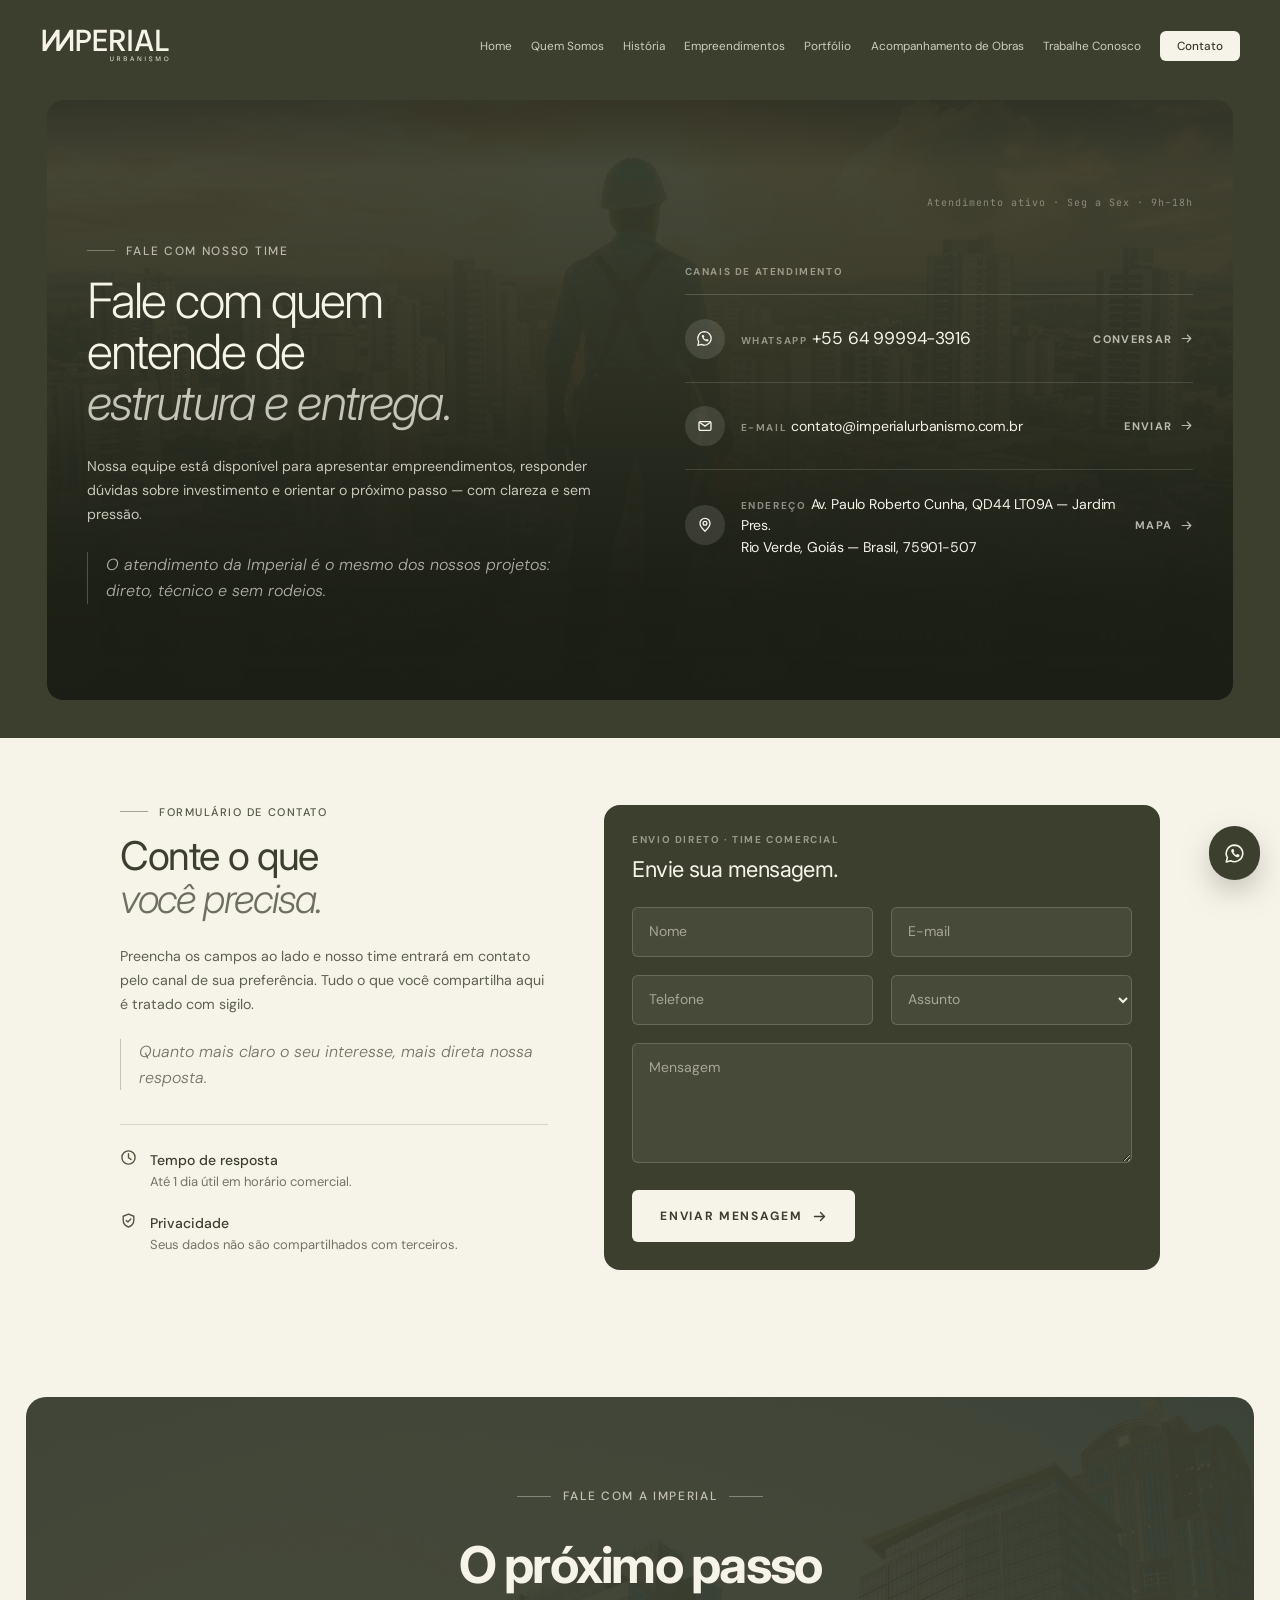
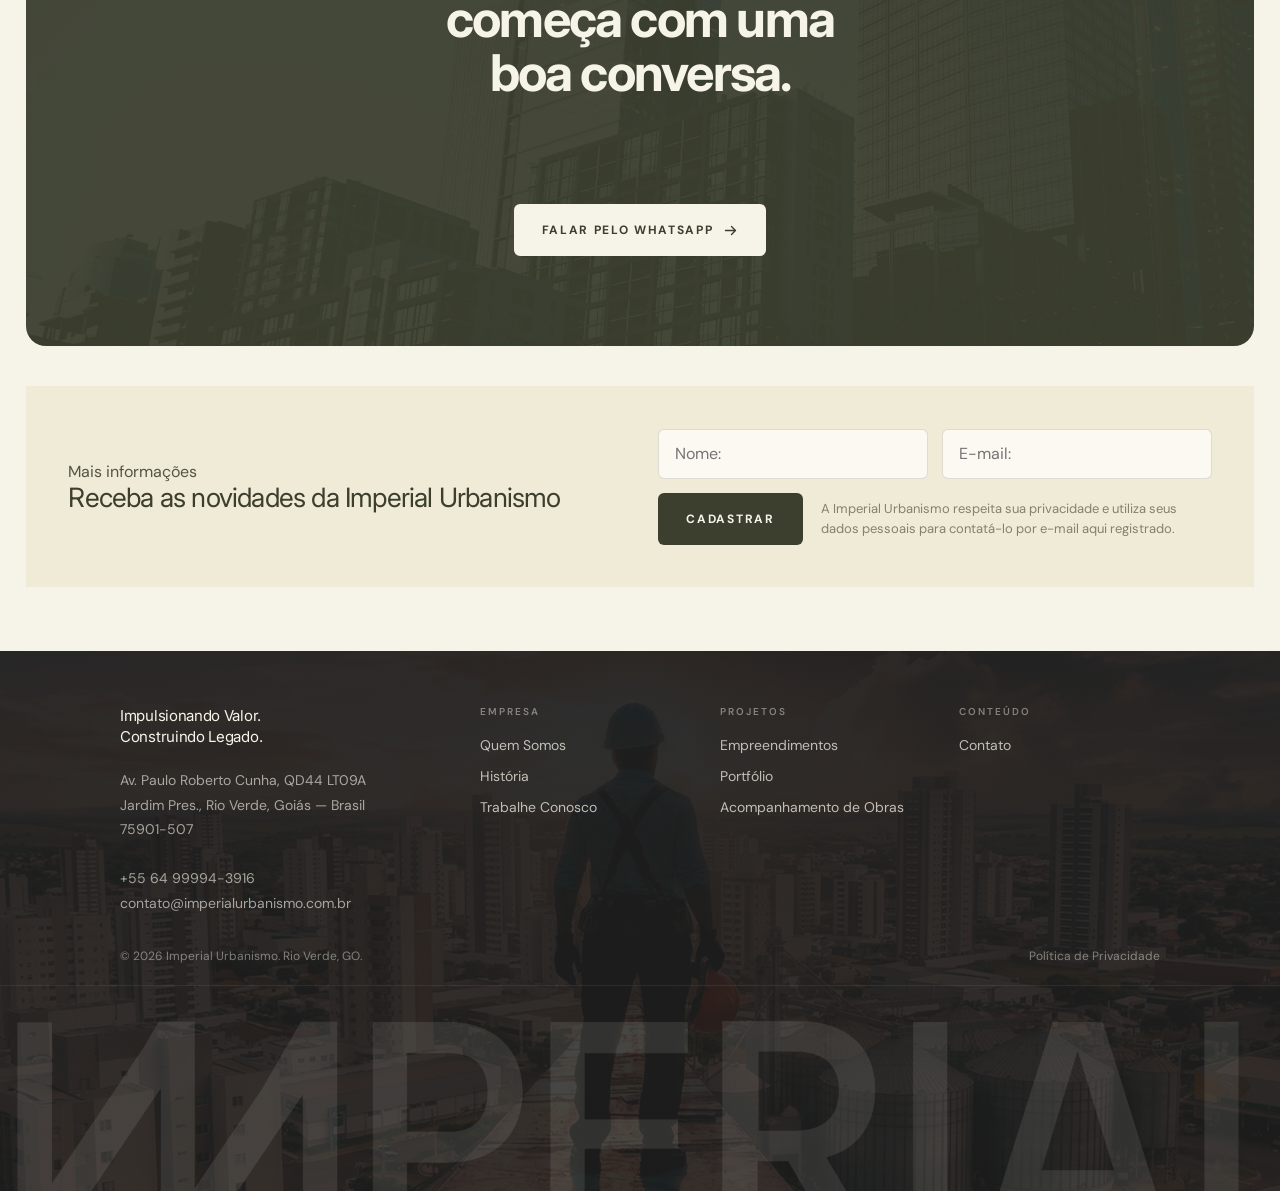
<file: contato.html>
<!DOCTYPE html>
<html lang="pt-BR">
<head>
<meta charset="utf-8">
<meta name="viewport" content="width=device-width, initial-scale=1, viewport-fit=cover">
<title>Contato — Imperial Urbanismo</title>
<meta name="description" content="Fale com o time da Imperial Urbanismo: WhatsApp, e-mail e endereço em Rio Verde, GO. Atendimento de segunda a sexta, das 9h às 18h.">
<link rel="icon" href="assets/img/favicon-32.png" sizes="32x32" type="image/png">
<link rel="icon" href="assets/img/favicon-192.png" sizes="192x192" type="image/png">
<link rel="apple-touch-icon" href="assets/img/apple-touch-icon.png">
<link rel="manifest" href="site.webmanifest">
<meta name="theme-color" content="#3C3F2E">
<link rel="preconnect" href="https://fonts.googleapis.com">
<link rel="preconnect" href="https://fonts.gstatic.com" crossorigin>
<link href="https://fonts.googleapis.com/css2?family=Inter:ital,wght@0,200;0,300;0,400;0,500;0,600;0,700;1,200;1,300;1,400&family=DM+Sans:wght@300;400;500;600;700&family=JetBrains+Mono:wght@400;500&display=swap" rel="stylesheet">
<link rel="stylesheet" href="assets/css/site.css?v=2">
<link rel="stylesheet" href="assets/css/contato.css">
</head>
<body>

<!-- ===================== NAV ===================== -->
<header class="nav">
  <div class="wrap nav__in">
    <a class="nav__logo" href="/" aria-label="Imperial Urbanismo">
      <img src="assets/img/logo-imperial.svg" alt="Imperial Urbanismo">
    </a>
    <nav class="nav__links">
      <a href="/">Home</a>
      <a href="/quem-somos">Quem Somos</a>
      <a href="/historia">História</a>
      <a href="/empreendimentos">Empreendimentos</a>
      <a href="/portfolio">Portfólio</a>
      <a href="/acompanhamento-de-obras">Acompanhamento de Obras</a>
      <a href="/trabalhe-conosco">Trabalhe Conosco</a>
      <a href="/contato" class="is-active">Contato</a>
    </nav>
    <button class="nav__burger" aria-label="Menu"><span></span></button>
  </div>
</header>

<!-- ===================== BLOCO 1 — HERO ===================== -->
<section class="hero ct-hero">
  <div class="hero__card">
    <div class="hero__bg"><img src="assets/img/home/footer-bg.jpg" alt="" aria-hidden="true"></div>
    <div class="hero__scrim"></div>

    <div class="wrap hero__in" data-stagger>
      <p class="crumb crumb--so-meta reveal">
        <span class="crumb__meta">Atendimento ativo · Seg a Sex · 9h–18h</span>
      </p>

      <div class="ct-hero__grid">
        <div>
          <p class="ct-hero__eyebrow reveal"><i></i><span>Fale com nosso time</span></p>
          <h1 class="reveal">Fale com quem<br>entende de<br><em>estrutura e entrega.</em></h1>
          <p class="ct-hero__lead reveal">Nossa equipe está disponível para apresentar empreendimentos, responder dúvidas sobre investimento e orientar o próximo passo — com clareza e sem pressão.</p>
          <p class="ct-hero__note reveal">O atendimento da Imperial é o mesmo dos nossos projetos: direto, técnico e sem rodeios.</p>
        </div>

        <div class="reveal">
          <p class="ct-canais__k">Canais de Atendimento</p>

          <a class="ct-canal" href="https://wa.me/5564999943916?text=Ol%C3%A1%21%20Vim%20pelo%20site%20da%20Imperial%20Urbanismo." target="_blank" rel="noopener">
            <span class="ct-canal__ico">
              <svg width="17" height="17" viewBox="0 0 16 16" fill="none"><path d="M8 1.6a6.3 6.3 0 0 0-5.4 9.5L1.7 14.4l3.4-.9A6.3 6.3 0 1 0 8 1.6Z" stroke="currentColor" stroke-width="1.2" stroke-linejoin="round"/><path d="M5.9 5c.2-.4.4-.4.6-.4h.4c.1 0 .3 0 .4.3l.5 1.2c.1.2 0 .4-.1.5l-.3.3c-.1.1-.2.2-.1.4.2.4.6.9 1 1.2.4.3.7.4.9.5.2 0 .3 0 .4-.1l.4-.4c.1-.2.3-.1.4-.1l1.1.6c.2.1.3.2.3.3 0 .2 0 .6-.2.9-.2.3-.8.6-1.1.6-.6 0-1.4-.2-2.6-1.1a7 7 0 0 1-2-2.5c-.3-.6-.4-1.1-.4-1.5 0-.4.2-.6.3-.7Z" fill="currentColor"/></svg>
            </span>
            <span>
              <span class="ct-canal__k">WhatsApp</span>
              <span class="ct-canal__v">+55 64 99994-3916</span>
            </span>
            <span class="ct-canal__go">Conversar
              <svg width="13" height="13" viewBox="0 0 15 15" fill="none" stroke="currentColor" stroke-width="1.4" stroke-linecap="round" stroke-linejoin="round"><path d="M2.5 7.5h10M8.5 3.5l4 4-4 4"/></svg></span>
          </a>

          <a class="ct-canal" href="mailto:contato@imperialurbanismo.com.br">
            <span class="ct-canal__ico">
              <svg width="16" height="16" viewBox="0 0 16 16" fill="none" stroke="currentColor" stroke-width="1.3" stroke-linecap="round" stroke-linejoin="round"><rect x="2" y="3.6" width="12" height="8.8" rx="1.4"/><path d="m2.4 4.3 5.6 3.8 5.6-3.8"/></svg>
            </span>
            <span>
              <span class="ct-canal__k">E-mail</span>
              <span class="ct-canal__v ct-canal__v--sm">contato@imperialurbanismo.com.br</span>
            </span>
            <span class="ct-canal__go">Enviar
              <svg width="13" height="13" viewBox="0 0 15 15" fill="none" stroke="currentColor" stroke-width="1.4" stroke-linecap="round" stroke-linejoin="round"><path d="M2.5 7.5h10M8.5 3.5l4 4-4 4"/></svg></span>
          </a>

          <a class="ct-canal" href="https://maps.google.com/?q=Av.+Paulo+Roberto+Cunha%2C+QD44+LT09A%2C+Jardim+Presidente%2C+Rio+Verde+-+GO%2C+75901-507" target="_blank" rel="noopener">
            <span class="ct-canal__ico">
              <svg width="16" height="16" viewBox="0 0 16 16" fill="none" stroke="currentColor" stroke-width="1.3" stroke-linejoin="round"><path d="M8 14.2S13 9.8 13 6.3a5 5 0 0 0-10 0C3 9.8 8 14.2 8 14.2Z"/><circle cx="8" cy="6.2" r="1.9"/></svg>
            </span>
            <span>
              <span class="ct-canal__k">Endereço</span>
              <span class="ct-canal__v ct-canal__v--sm">Av. Paulo Roberto Cunha, QD44 LT09A — Jardim Pres.<br>Rio Verde, Goiás — Brasil, 75901-507</span>
            </span>
            <span class="ct-canal__go">Mapa
              <svg width="13" height="13" viewBox="0 0 15 15" fill="none" stroke="currentColor" stroke-width="1.4" stroke-linecap="round" stroke-linejoin="round"><path d="M2.5 7.5h10M8.5 3.5l4 4-4 4"/></svg></span>
          </a>
        </div>
      </div>
    </div>
  </div>
</section>

<!-- ===================== BLOCO 2 — FORMULÁRIO ===================== -->
<section class="ct-form" id="formulario">
  <div class="wrap">
    <div class="ct-form__grid">

      <div class="reveal">
        <p class="ct-form__eyebrow"><i></i><span>Formulário de contato</span></p>
        <h2>Conte o que <em>você precisa.</em></h2>
        <p class="ct-form__p">Preencha os campos ao lado e nosso time entrará em contato pelo canal de sua preferência. Tudo o que você compartilha aqui é tratado com sigilo.</p>
        <p class="ct-form__q">Quanto mais claro o seu interesse, mais direta nossa resposta.</p>

        <div class="ct-form__facts">
          <div class="ct-fact">
            <svg width="17" height="17" viewBox="0 0 16 16" fill="none" stroke="currentColor" stroke-width="1.3" stroke-linecap="round" stroke-linejoin="round"><circle cx="8" cy="8" r="6.2"/><path d="M8 4.5v3.7l2.4 1.5"/></svg>
            <span><b>Tempo de resposta</b><span>Até 1 dia útil em horário comercial.</span></span>
          </div>
          <div class="ct-fact">
            <svg width="17" height="17" viewBox="0 0 16 16" fill="none" stroke="currentColor" stroke-width="1.3" stroke-linecap="round" stroke-linejoin="round"><path d="M8 1.9 13 4v3.6c0 3.3-2.1 5.6-5 6.5-2.9-.9-5-3.2-5-6.5V4l5-2.1Z"/><path d="m5.9 7.9 1.5 1.5 2.8-2.8"/></svg>
            <span><b>Privacidade</b><span>Seus dados não são compartilhados com terceiros.</span></span>
          </div>
        </div>
      </div>

      <div class="formcard ct-card reveal">
        <div class="formcard__head">
          <p class="ct-card__k">Envio direto · Time comercial</p>
          <h3>Envie sua mensagem.</h3>
        </div>
        <div class="formcard__body">
          <form novalidate>
            <div class="ct-row">
              <div class="field">
                <input type="text" id="ct-nome" placeholder=" " required>
                <label for="ct-nome">Nome</label>
              </div>
              <div class="field">
                <input type="email" id="ct-email" placeholder=" " required>
                <label for="ct-email">E-mail</label>
              </div>
            </div>
            <div class="ct-row">
              <div class="field">
                <input type="tel" id="ct-tel" placeholder=" ">
                <label for="ct-tel">Telefone</label>
              </div>
              <div class="field">
                <select id="ct-assunto">
                  <option value="" selected></option>
                  <option>Quero conhecer um empreendimento</option>
                  <option>Quero investir</option>
                  <option>Acompanhamento de obra</option>
                  <option>Trabalhe conosco</option>
                  <option>Outro assunto</option>
                </select>
                <label for="ct-assunto">Assunto</label>
              </div>
            </div>
            <div class="field">
              <textarea id="ct-msg" placeholder=" "></textarea>
              <label for="ct-msg">Mensagem</label>
            </div>
            <button class="btn btn--cream" type="submit">Enviar mensagem
              <svg width="15" height="15" viewBox="0 0 15 15" fill="none" stroke="currentColor" stroke-width="1.4" stroke-linecap="round" stroke-linejoin="round"><path d="M2.5 7.5h10M8.5 3.5l4 4-4 4"/></svg></button>
          </form>
          <p class="formcard__ok">Mensagem recebida. Nosso time responde em até 1 dia útil.</p>
        </div>
      </div>

    </div>
  </div>
</section>

<!-- ===================== CTA FINAL ===================== -->
<section class="hcta" id="contato">
  <div class="hcta__card">
    <div class="hcta__bg"><img src="assets/img/home/cta-bg.jpg" alt="" aria-hidden="true" loading="lazy"></div>
    <div class="hcta__in" data-stagger>
      <p class="hcta__eyebrow reveal"><i></i><span>Fale com a Imperial</span><i></i></p>
      <h2 class="reveal">O próximo passo<br>começa com uma<br>boa conversa.</h2>
      <p class="reveal">Nossa equipe está pronta para apresentar os empreendimentos, esclarecer dúvidas e ajudar você a encontrar oportunidades alinhadas ao seu momento e aos seus objetivos.</p>
      <div class="ctafinal__btns reveal">
        <a class="btn btn--cream" href="https://wa.me/5564999943916?text=Ol%C3%A1%21%20Vim%20pelo%20site%20da%20Imperial%20Urbanismo." target="_blank" rel="noopener">Falar pelo WhatsApp
          <svg width="15" height="15" viewBox="0 0 15 15" fill="none" stroke="currentColor" stroke-width="1.4" stroke-linecap="round" stroke-linejoin="round"><path d="M2.5 7.5h10M8.5 3.5l4 4-4 4"/></svg></a>
      </div>
    </div>
  </div>
</section>

<!-- ===================== NEWSLETTER ===================== -->
<section class="hnews" id="newsletter">
  <div class="hnews__card reveal">
    <div>
      <p class="shead__eyebrow" style="color:var(--olive)"><i></i><span>Mais informações</span></p>
      <h2>Receba as novidades da Imperial Urbanismo</h2>
    </div>
    <form class="hnews__form" novalidate>
      <div class="hnews__row">
        <input type="text" placeholder="Nome:" aria-label="Nome" required>
        <input type="email" placeholder="E-mail:" aria-label="E-mail" required>
      </div>
      <div class="hnews__bottom">
        <button class="btn btn--dark" type="submit">Cadastrar</button>
        <p>A Imperial Urbanismo respeita sua privacidade e utiliza seus dados pessoais para contatá-lo por e-mail aqui registrado.</p>
      </div>
    </form>
    <p class="hnews__ok">Cadastro recebido. Em breve você recebe as novidades da Imperial.</p>
  </div>
</section>

<!-- ===================== FOOTER ===================== -->
<footer class="hfoot">
  <div class="hfoot__photo"><img src="assets/img/home/footer-bg.jpg" alt="" aria-hidden="true" loading="lazy"></div>
  <div class="hfoot__word"><img src="assets/img/home/wordmark.png" alt="" aria-hidden="true" loading="lazy"></div>
  <div class="wrap hfoot__in">
    <div class="hfoot__grid">
      <div>
        <p class="hfoot__tag">Impulsionando Valor.<br>Construindo Legado.</p>
        <p class="hfoot__addr">
          Av. Paulo Roberto Cunha, QD44 LT09A<br>
          Jardim Pres., Rio Verde, Goiás — Brasil<br>
          75901-507<br><br>
          <a href="tel:+5564999943916">+55 64 99994-3916</a><br>
          <a href="mailto:contato@imperialurbanismo.com.br">contato@imperialurbanismo.com.br</a>
        </p>
      </div>
      <div>
        <h4>Empresa</h4>
        <ul><li><a href="/quem-somos">Quem Somos</a></li><li><a href="/historia">História</a></li><li><a href="/trabalhe-conosco">Trabalhe Conosco</a></li></ul>
      </div>
      <div>
        <h4>Projetos</h4>
        <ul><li><a href="/empreendimentos">Empreendimentos</a></li><li><a href="/portfolio">Portfólio</a></li><li><a href="/acompanhamento-de-obras">Acompanhamento de Obras</a></li></ul>
      </div>
      <div>
        <h4>Conteúdo</h4>
        <ul><li><a href="/contato">Contato</a></li></ul>
      </div>
    </div>
    <div class="hfoot__bar">
      <span>© 2026 Imperial Urbanismo. Rio Verde, GO.</span>
      <a href="/politica-de-privacidade">Política de Privacidade</a>
    </div>
  </div>
  <div class="hfoot__rule"></div>
  <div class="hfoot__space"></div>
</footer>

<a class="wa" href="https://wa.me/5564999943916?text=Ol%C3%A1%21%20Vim%20pelo%20site%20da%20Imperial%20Urbanismo." target="_blank" rel="noopener" aria-label="Falar pelo WhatsApp">
  <svg width="21" height="21" viewBox="0 0 16 16" fill="none"><path d="M8 1.6a6.3 6.3 0 0 0-5.4 9.5L1.7 14.4l3.4-.9A6.3 6.3 0 1 0 8 1.6Z" stroke="currentColor" stroke-width="1.2" stroke-linejoin="round"/><path d="M5.9 5c.2-.4.4-.4.6-.4h.4c.1 0 .3 0 .4.3l.5 1.2c.1.2 0 .4-.1.5l-.3.3c-.1.1-.2.2-.1.4.2.4.6.9 1 1.2.4.3.7.4.9.5.2 0 .3 0 .4-.1l.4-.4c.1-.2.3-.1.4-.1l1.1.6c.2.1.3.2.3.3 0 .2 0 .6-.2.9-.2.3-.8.6-1.1.6-.6 0-1.4-.2-2.6-1.1a7 7 0 0 1-2-2.5c-.3-.6-.4-1.1-.4-1.5 0-.4.2-.6.3-.7Z" fill="currentColor"/></svg>
  <span>Falar pelo WhatsApp</span>
</a>

<script src="assets/js/site.js?v=2" defer></script>
</body>
</html>
</file>
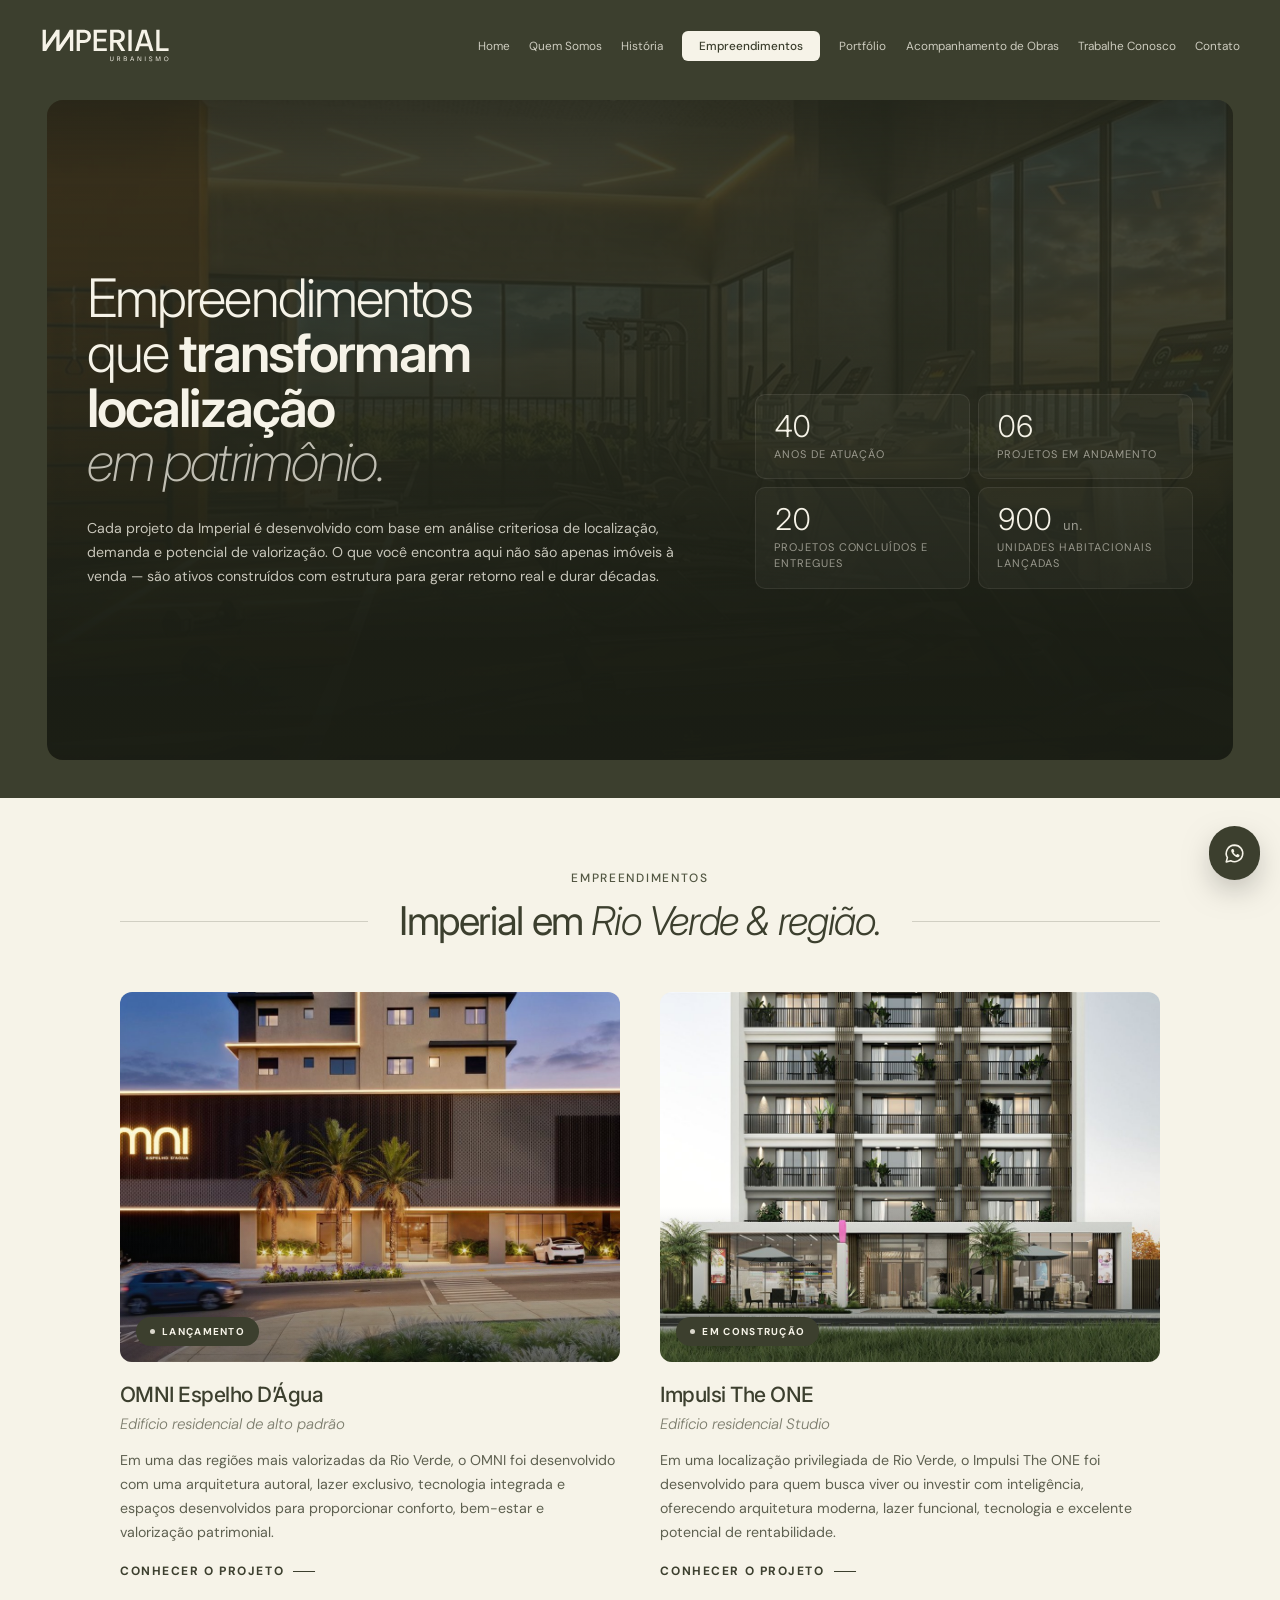
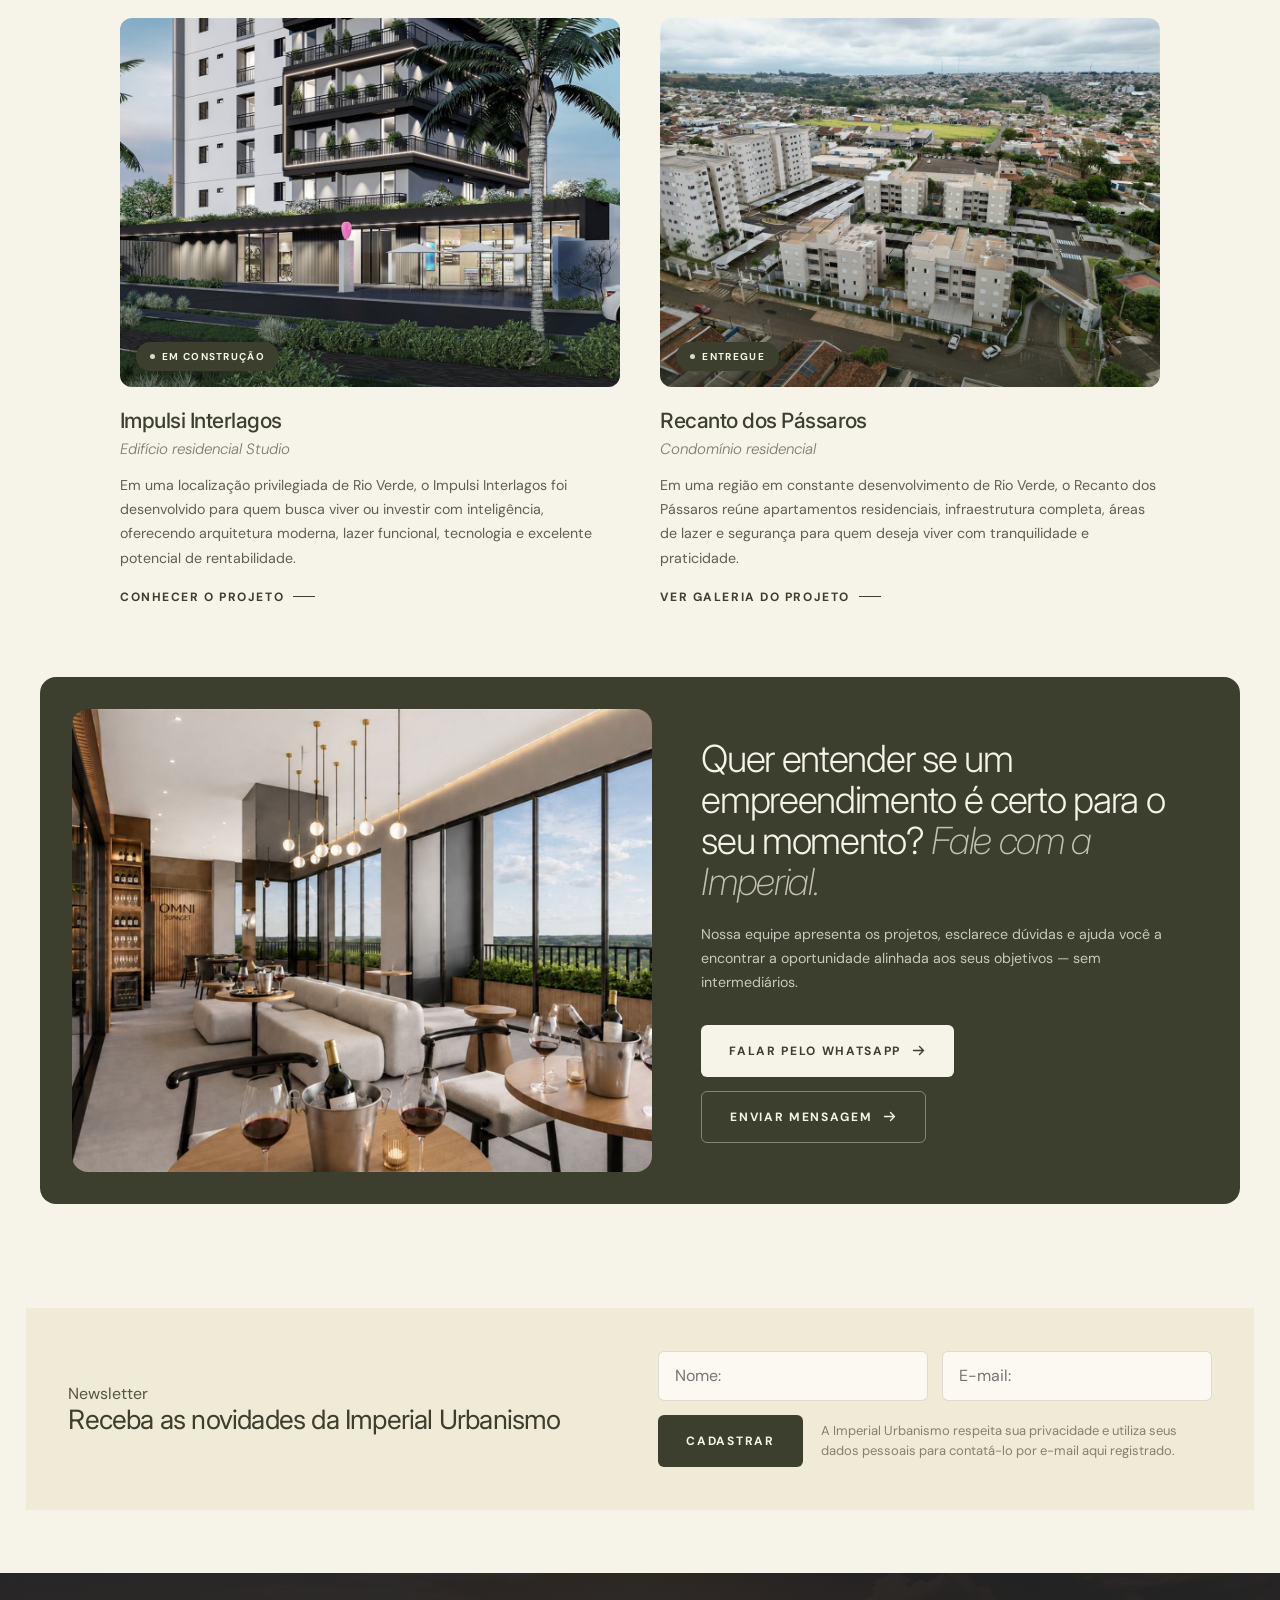
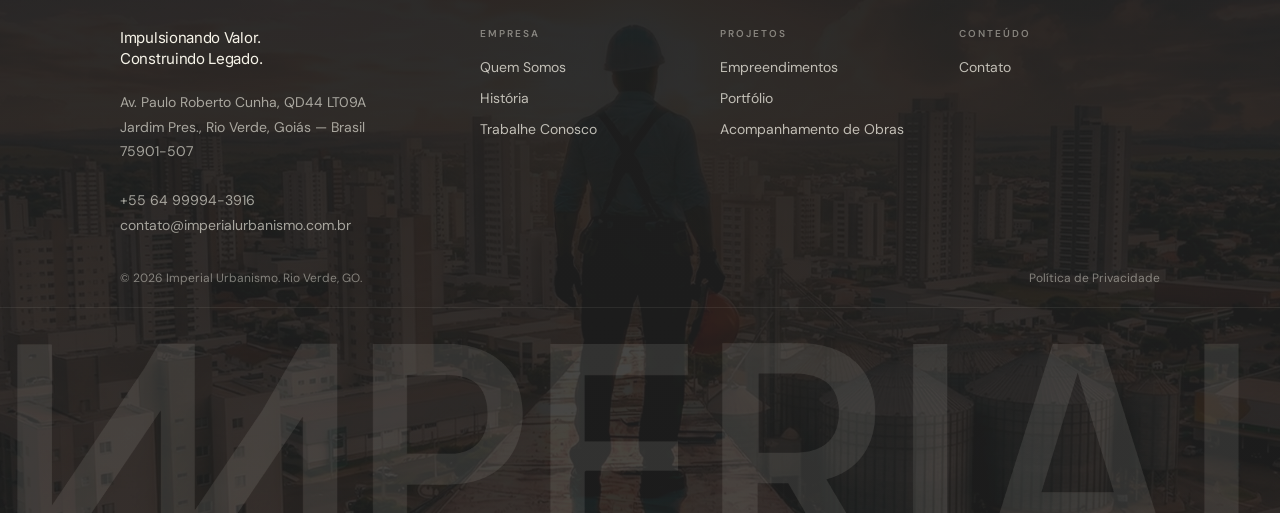
<file: empreendimentos.html>
<!DOCTYPE html>
<html lang="pt-BR">
<head>
<meta charset="utf-8">
<meta name="viewport" content="width=device-width, initial-scale=1, viewport-fit=cover">
<title>Empreendimentos — Imperial Urbanismo</title>
<meta name="description" content="Empreendimentos residenciais da Imperial Urbanismo em Rio Verde e região: OMNI Espelho D'Água, Impulsi The ONE, Impulsi Interlagos e Recanto dos Pássaros.">
<link rel="icon" href="assets/img/favicon-32.png" sizes="32x32" type="image/png">
<link rel="icon" href="assets/img/favicon-192.png" sizes="192x192" type="image/png">
<link rel="apple-touch-icon" href="assets/img/apple-touch-icon.png">
<link rel="manifest" href="site.webmanifest">
<meta name="theme-color" content="#3C3F2E">
<link rel="preconnect" href="https://fonts.googleapis.com">
<link rel="preconnect" href="https://fonts.gstatic.com" crossorigin>
<link href="https://fonts.googleapis.com/css2?family=Inter:ital,wght@0,200;0,300;0,400;0,500;0,600;0,700;1,200;1,300;1,400&family=DM+Sans:wght@300;400;500;600;700&family=JetBrains+Mono:wght@400;500&display=swap" rel="stylesheet">
<link rel="stylesheet" href="assets/css/site.css?v=2">
<link rel="stylesheet" href="assets/css/empreendimentos.css">
</head>
<body>

<!-- ===================== NAV ===================== -->
<header class="nav">
  <div class="wrap nav__in">
    <a class="nav__logo" href="/" aria-label="Imperial Urbanismo">
      <img src="assets/img/logo-imperial.svg" alt="Imperial Urbanismo">
    </a>
    <nav class="nav__links">
      <a href="/">Home</a>
      <a href="/quem-somos">Quem Somos</a>
      <a href="/historia">História</a>
      <a href="/empreendimentos" class="is-active">Empreendimentos</a>
      <a href="/portfolio">Portfólio</a>
      <a href="/acompanhamento-de-obras">Acompanhamento de Obras</a>
      <a href="/trabalhe-conosco">Trabalhe Conosco</a>
      <a href="/contato">Contato</a>
    </nav>
    <button class="nav__burger" aria-label="Menu"><span></span></button>
  </div>
</header>

<!-- ===================== BLOCO 1 — HERO ===================== -->
<section class="hero ep-hero">
  <div class="hero__card">
    <div class="hero__bg"><img src="assets/img/empreendimentos/hero.jpg" alt="Área de lazer de empreendimento Imperial Urbanismo" fetchpriority="high"></div>
    <div class="hero__scrim"></div>

    <div class="wrap hero__in" data-stagger>
      <div class="ep-hero__grid">

        <div>
          <h1 class="reveal">Empreendimentos<br>que <b>transformam<br>localização</b><br><em>em patrimônio.</em></h1>
          <p class="ep-hero__lead reveal">Cada projeto da Imperial é desenvolvido com base em análise criteriosa de localização, demanda e potencial de valorização. O que você encontra aqui não são apenas imóveis à venda — são ativos construídos com estrutura para gerar retorno real e durar décadas.</p>
        </div>

        <div class="ep-stats reveal">
          <div class="ep-stat stat"><b class="stat__n">40</b><span>Anos de atuação</span></div>
          <div class="ep-stat stat"><b class="stat__n">06</b><span>Projetos em andamento</span></div>
          <div class="ep-stat stat"><b class="stat__n">20</b><span>Projetos concluídos e entregues</span></div>
          <div class="ep-stat stat"><b class="stat__n">900<sup>un.</sup></b><span>Unidades habitacionais lançadas</span></div>
        </div>

      </div>
    </div>
  </div>
</section>

<!-- ===================== BLOCO 2 — LISTA DE EMPREENDIMENTOS ===================== -->
<section class="ep-lista" id="empreendimentos">
  <div class="wrap">

    <div class="ep-head reveal">
      <p class="ep-head__eyebrow">Empreendimentos</p>
      <div class="ep-head__rule">
        <i></i>
        <h2>Imperial em <em>Rio Verde &amp; região.</em></h2>
        <i></i>
      </div>
    </div>

    <div class="ep-grid" data-stagger>

      <article class="ep-card reveal">
        <div class="ep-card__media">
          <a class="ep-card__cover" href="/omni-espelho-dagua" aria-hidden="true" tabindex="-1">
            <img src="assets/img/empreendimentos/card-omni.jpg" alt="OMNI Espelho D'Água" loading="lazy">
          </a>
          <span class="ep-card__badge"><i></i>Lançamento</span>
        </div>
        <h3>OMNI Espelho D’Água</h3>
        <p class="ep-card__sub">Edifício residencial de alto padrão</p>
        <p class="ep-card__p">Em uma das regiões mais valorizadas da Rio Verde, o OMNI foi desenvolvido com uma arquitetura autoral, lazer exclusivo, tecnologia integrada e espaços desenvolvidos para proporcionar conforto, bem-estar e valorização patrimonial.</p>
        <a class="ep-card__go" href="/omni-espelho-dagua">Conhecer o projeto <i></i></a>
      </article>

      <article class="ep-card reveal">
        <div class="ep-card__media">
          <a class="ep-card__cover" href="/impulsi-the-one" aria-hidden="true" tabindex="-1">
            <img src="assets/img/empreendimentos/card-the-one.jpg" alt="Impulsi The ONE" loading="lazy">
          </a>
          <span class="ep-card__badge"><i></i>Em construção</span>
        </div>
        <h3>Impulsi The ONE</h3>
        <p class="ep-card__sub">Edifício residencial Studio</p>
        <p class="ep-card__p">Em uma localização privilegiada de Rio Verde, o Impulsi The ONE foi desenvolvido para quem busca viver ou investir com inteligência, oferecendo arquitetura moderna, lazer funcional, tecnologia e excelente potencial de rentabilidade.</p>
        <a class="ep-card__go" href="/impulsi-the-one">Conhecer o projeto <i></i></a>
      </article>

      <article class="ep-card reveal">
        <div class="ep-card__media">
          <a class="ep-card__cover" href="/impulsi-interlagos" aria-hidden="true" tabindex="-1">
            <img src="assets/img/empreendimentos/card-interlagos.jpg" alt="Impulsi Interlagos" loading="lazy">
          </a>
          <span class="ep-card__badge"><i></i>Em construção</span>
        </div>
        <h3>Impulsi Interlagos</h3>
        <p class="ep-card__sub">Edifício residencial Studio</p>
        <p class="ep-card__p">Em uma localização privilegiada de Rio Verde, o Impulsi Interlagos foi desenvolvido para quem busca viver ou investir com inteligência, oferecendo arquitetura moderna, lazer funcional, tecnologia e excelente potencial de rentabilidade.</p>
        <a class="ep-card__go" href="/impulsi-interlagos">Conhecer o projeto <i></i></a>
      </article>

      <article class="ep-card reveal">
        <div class="ep-card__media">
          <a class="ep-card__cover" href="#galeria-recanto" data-galeria="#galeria-recanto" aria-label="Ver galeria do Recanto dos Pássaros">
            <img src="assets/img/empreendimentos/card-recanto.jpg" alt="Recanto dos Pássaros" loading="lazy">
          </a>
          <span class="ep-card__badge"><i></i>Entregue</span>
        </div>
        <h3>Recanto dos Pássaros</h3>
        <p class="ep-card__sub">Condomínio residencial</p>
        <p class="ep-card__p">Em uma região em constante desenvolvimento de Rio Verde, o Recanto dos Pássaros reúne apartamentos residenciais, infraestrutura completa, áreas de lazer e segurança para quem deseja viver com tranquilidade e praticidade.</p>
        <a class="ep-card__go" href="#galeria-recanto" data-galeria="#galeria-recanto">Ver galeria do projeto <i></i></a>
      </article>

    </div>
  </div>
</section>

<!-- ===================== BLOCO 3 — FALE COM A IMPERIAL ===================== -->
<section class="ep-talk" id="contato">
  <div class="wrap">
    <div class="ep-talk__card reveal">
      <div class="ep-talk__media">
        <img src="assets/img/empreendimentos/cta.jpg" alt="Espaço de lazer de empreendimento Imperial Urbanismo" loading="lazy">
      </div>
      <div class="ep-talk__in">
        <h2>Quer entender se um empreendimento é certo para o seu momento? <em>Fale com a Imperial.</em></h2>
        <p>Nossa equipe apresenta os projetos, esclarece dúvidas e ajuda você a encontrar a oportunidade alinhada aos seus objetivos — sem intermediários.</p>
        <div class="ep-talk__btns">
          <a class="btn btn--cream" href="https://wa.me/5564999943916?text=Ol%C3%A1%21%20Vim%20pelo%20site%20da%20Imperial%20Urbanismo." target="_blank" rel="noopener">Falar pelo WhatsApp
            <svg width="15" height="15" viewBox="0 0 15 15" fill="none" stroke="currentColor" stroke-width="1.4" stroke-linecap="round" stroke-linejoin="round"><path d="M2.5 7.5h10M8.5 3.5l4 4-4 4"/></svg></a>
          <a class="btn btn--ghost-light" href="#newsletter">Enviar mensagem
            <svg width="15" height="15" viewBox="0 0 15 15" fill="none" stroke="currentColor" stroke-width="1.4" stroke-linecap="round" stroke-linejoin="round"><path d="M2.5 7.5h10M8.5 3.5l4 4-4 4"/></svg></a>
        </div>
      </div>
    </div>
  </div>
</section>

<!-- ===================== NEWSLETTER ===================== -->
<section class="hnews" id="newsletter">
  <div class="hnews__card reveal">
    <div>
      <p class="shead__eyebrow" style="color:var(--olive)"><i></i><span>Newsletter</span></p>
      <h2>Receba as novidades da Imperial Urbanismo</h2>
    </div>
    <form class="hnews__form" novalidate>
      <div class="hnews__row">
        <input type="text" placeholder="Nome:" aria-label="Nome" required>
        <input type="email" placeholder="E-mail:" aria-label="E-mail" required>
      </div>
      <div class="hnews__bottom">
        <button class="btn btn--dark" type="submit">Cadastrar</button>
        <p>A Imperial Urbanismo respeita sua privacidade e utiliza seus dados pessoais para contatá-lo por e-mail aqui registrado.</p>
      </div>
    </form>
    <p class="hnews__ok">Cadastro recebido. Em breve você recebe as novidades da Imperial.</p>
  </div>
</section>

<!-- ===================== FOOTER ===================== -->
<footer class="hfoot">
  <div class="hfoot__photo"><img src="assets/img/home/footer-bg.jpg" alt="" aria-hidden="true" loading="lazy"></div>
  <div class="hfoot__word"><img src="assets/img/home/wordmark.png" alt="" aria-hidden="true" loading="lazy"></div>
  <div class="wrap hfoot__in">
    <div class="hfoot__grid">
      <div>
        <p class="hfoot__tag">Impulsionando Valor.<br>Construindo Legado.</p>
        <p class="hfoot__addr">
          Av. Paulo Roberto Cunha, QD44 LT09A<br>
          Jardim Pres., Rio Verde, Goiás — Brasil<br>
          75901-507<br><br>
          <a href="tel:+5564999943916">+55 64 99994-3916</a><br>
          <a href="mailto:contato@imperialurbanismo.com.br">contato@imperialurbanismo.com.br</a>
        </p>
      </div>
      <div>
        <h4>Empresa</h4>
        <ul><li><a href="/quem-somos">Quem Somos</a></li><li><a href="/historia">História</a></li><li><a href="/trabalhe-conosco">Trabalhe Conosco</a></li></ul>
      </div>
      <div>
        <h4>Projetos</h4>
        <ul><li><a href="/empreendimentos">Empreendimentos</a></li><li><a href="/portfolio">Portfólio</a></li><li><a href="/acompanhamento-de-obras">Acompanhamento de Obras</a></li></ul>
      </div>
      <div>
        <h4>Conteúdo</h4>
        <ul><li><a href="/contato">Contato</a></li></ul>
      </div>
    </div>
    <div class="hfoot__bar">
      <span>© 2026 Imperial Urbanismo. Rio Verde, GO.</span>
      <a href="/politica-de-privacidade">Política de Privacidade</a>
    </div>
  </div>
  <div class="hfoot__rule"></div>
  <div class="hfoot__space"></div>
</footer>

<!-- fotos do Recanto dos Pássaros: só alimentam o lightbox, não
     renderizam na página (o contêiner fica oculto) -->
<div id="galeria-recanto" class="galeria-fonte" hidden>
  <figure class="slide"><img src="assets/img/recanto/01.jpg" alt="Recanto dos Pássaros — Vista aérea do condomínio" loading="lazy" decoding="async"></figure>
  <figure class="slide"><img src="assets/img/recanto/02.jpg" alt="Recanto dos Pássaros — Blocos residenciais" loading="lazy" decoding="async"></figure>
  <figure class="slide"><img src="assets/img/recanto/03.jpg" alt="Recanto dos Pássaros — Fachada e acesso" loading="lazy" decoding="async"></figure>
  <figure class="slide"><img src="assets/img/recanto/04.jpg" alt="Recanto dos Pássaros — Área de convivência" loading="lazy" decoding="async"></figure>
  <figure class="slide"><img src="assets/img/recanto/05.jpg" alt="Recanto dos Pássaros — Vista do conjunto" loading="lazy" decoding="async"></figure>
  <figure class="slide"><img src="assets/img/recanto/06.jpg" alt="Recanto dos Pássaros — Estacionamento coberto" loading="lazy" decoding="async"></figure>
  <figure class="slide"><img src="assets/img/recanto/07.jpg" alt="Recanto dos Pássaros — Vista aérea do Recanto dos Pássaros" loading="lazy" decoding="async"></figure>
  <figure class="slide"><img src="assets/img/recanto/08.jpg" alt="Recanto dos Pássaros — Entorno do empreendimento" loading="lazy" decoding="async"></figure>
  <figure class="slide"><img src="assets/img/recanto/09.jpg" alt="Recanto dos Pássaros — Áreas de lazer" loading="lazy" decoding="async"></figure>
  <figure class="slide"><img src="assets/img/recanto/10.jpg" alt="Recanto dos Pássaros — Vista geral do condomínio" loading="lazy" decoding="async"></figure>
</div>

<div class="lightbox" id="lightbox" role="dialog" aria-modal="true" aria-label="Galeria ampliada">
  <button class="lightbox__close" aria-label="Fechar"><svg width="18" height="18" viewBox="0 0 18 18" fill="none" stroke-width="1.5" stroke-linecap="round"><path d="M4 4l10 10M14 4L4 14"/></svg></button>
  <button class="lightbox__prev" aria-label="Anterior"><svg width="16" height="16" viewBox="0 0 16 16" fill="none" stroke-width="1.5" stroke-linecap="round" stroke-linejoin="round"><path d="M10 3.5 5.5 8l4.5 4.5"/></svg></button>
  <img class="lightbox__img" alt="">
  <button class="lightbox__next" aria-label="Próximo"><svg width="16" height="16" viewBox="0 0 16 16" fill="none" stroke-width="1.5" stroke-linecap="round" stroke-linejoin="round"><path d="M6 3.5 10.5 8 6 12.5"/></svg></button>
  <p class="lightbox__cap"></p>
</div>

<a class="wa" href="https://wa.me/5564999943916?text=Ol%C3%A1%21%20Vim%20pelo%20site%20da%20Imperial%20Urbanismo." target="_blank" rel="noopener" aria-label="Falar pelo WhatsApp">
  <svg width="21" height="21" viewBox="0 0 16 16" fill="none"><path d="M8 1.6a6.3 6.3 0 0 0-5.4 9.5L1.7 14.4l3.4-.9A6.3 6.3 0 1 0 8 1.6Z" stroke="currentColor" stroke-width="1.2" stroke-linejoin="round"/><path d="M5.9 5c.2-.4.4-.4.6-.4h.4c.1 0 .3 0 .4.3l.5 1.2c.1.2 0 .4-.1.5l-.3.3c-.1.1-.2.2-.1.4.2.4.6.9 1 1.2.4.3.7.4.9.5.2 0 .3 0 .4-.1l.4-.4c.1-.2.3-.1.4-.1l1.1.6c.2.1.3.2.3.3 0 .2 0 .6-.2.9-.2.3-.8.6-1.1.6-.6 0-1.4-.2-2.6-1.1a7 7 0 0 1-2-2.5c-.3-.6-.4-1.1-.4-1.5 0-.4.2-.6.3-.7Z" fill="currentColor"/></svg>
  <span>Falar pelo WhatsApp</span>
</a>

<script src="assets/js/site.js?v=2" defer></script>
</body>
</html>
</file>
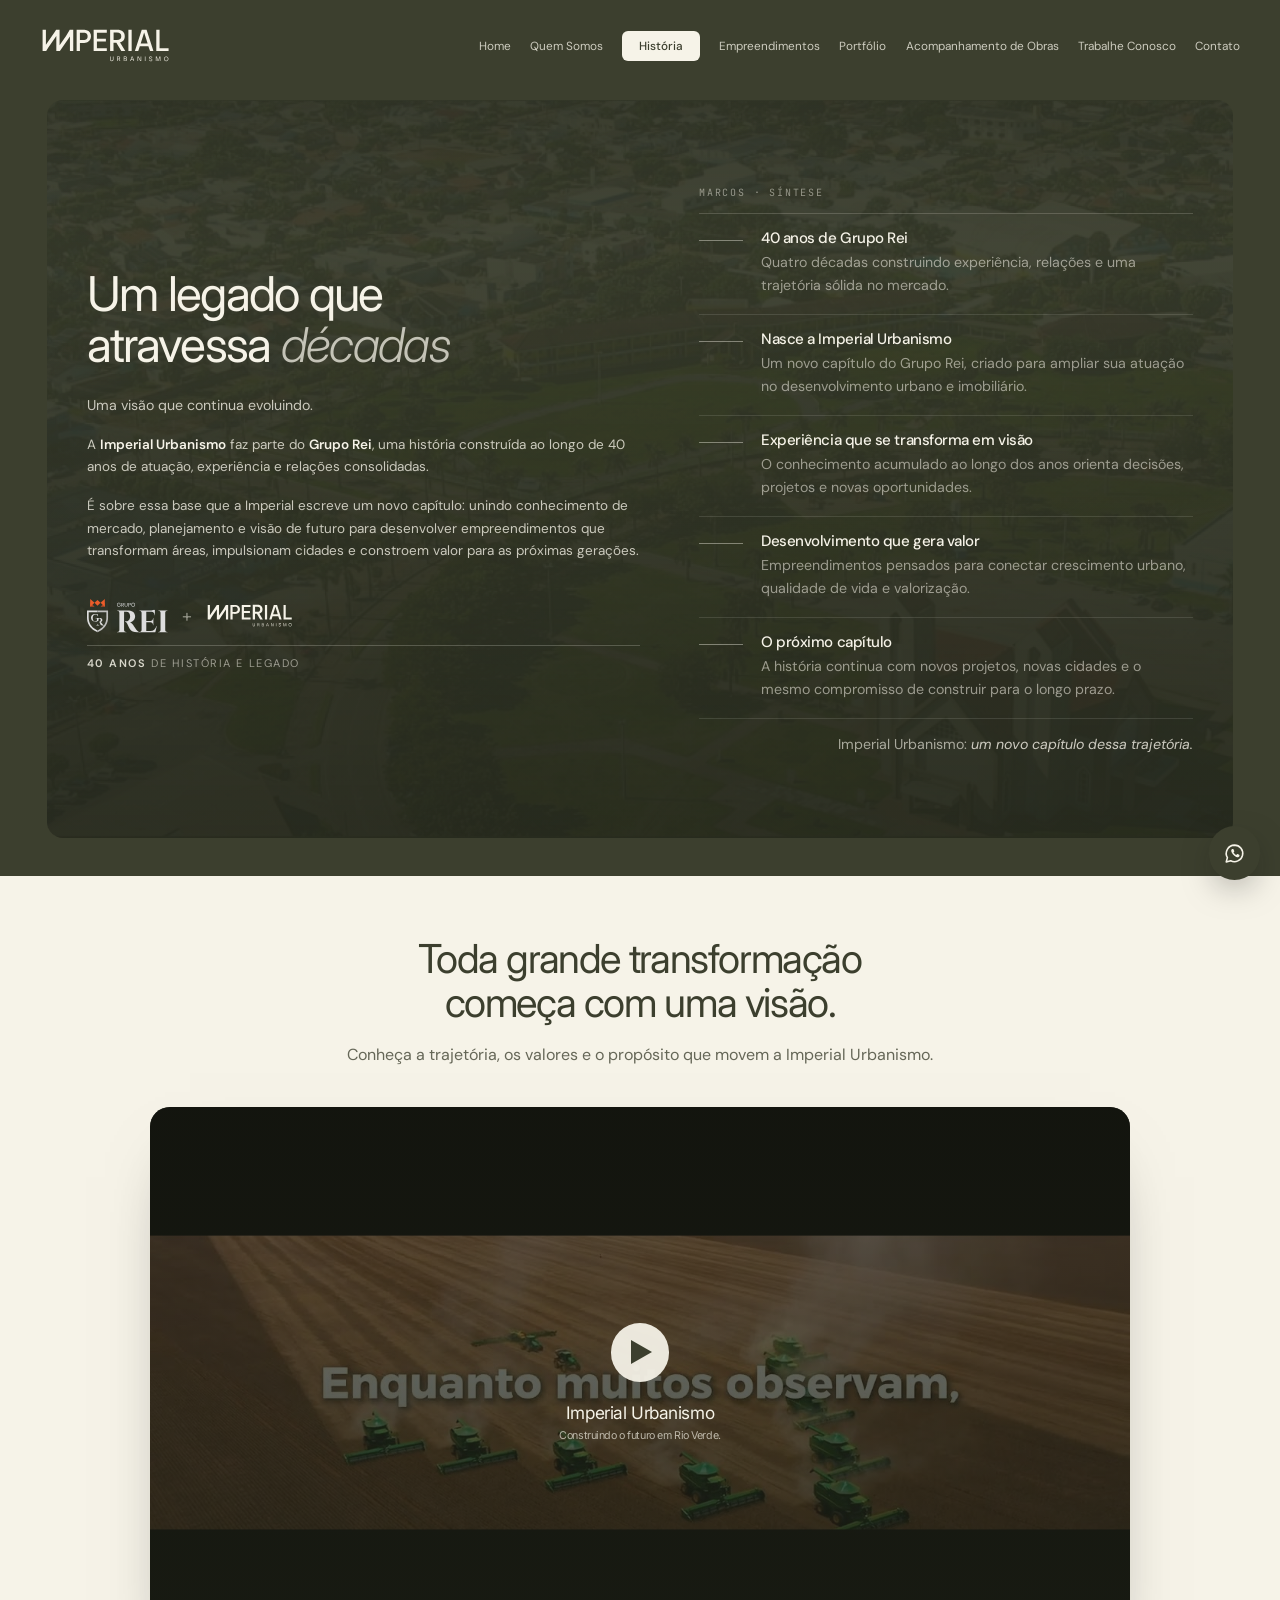
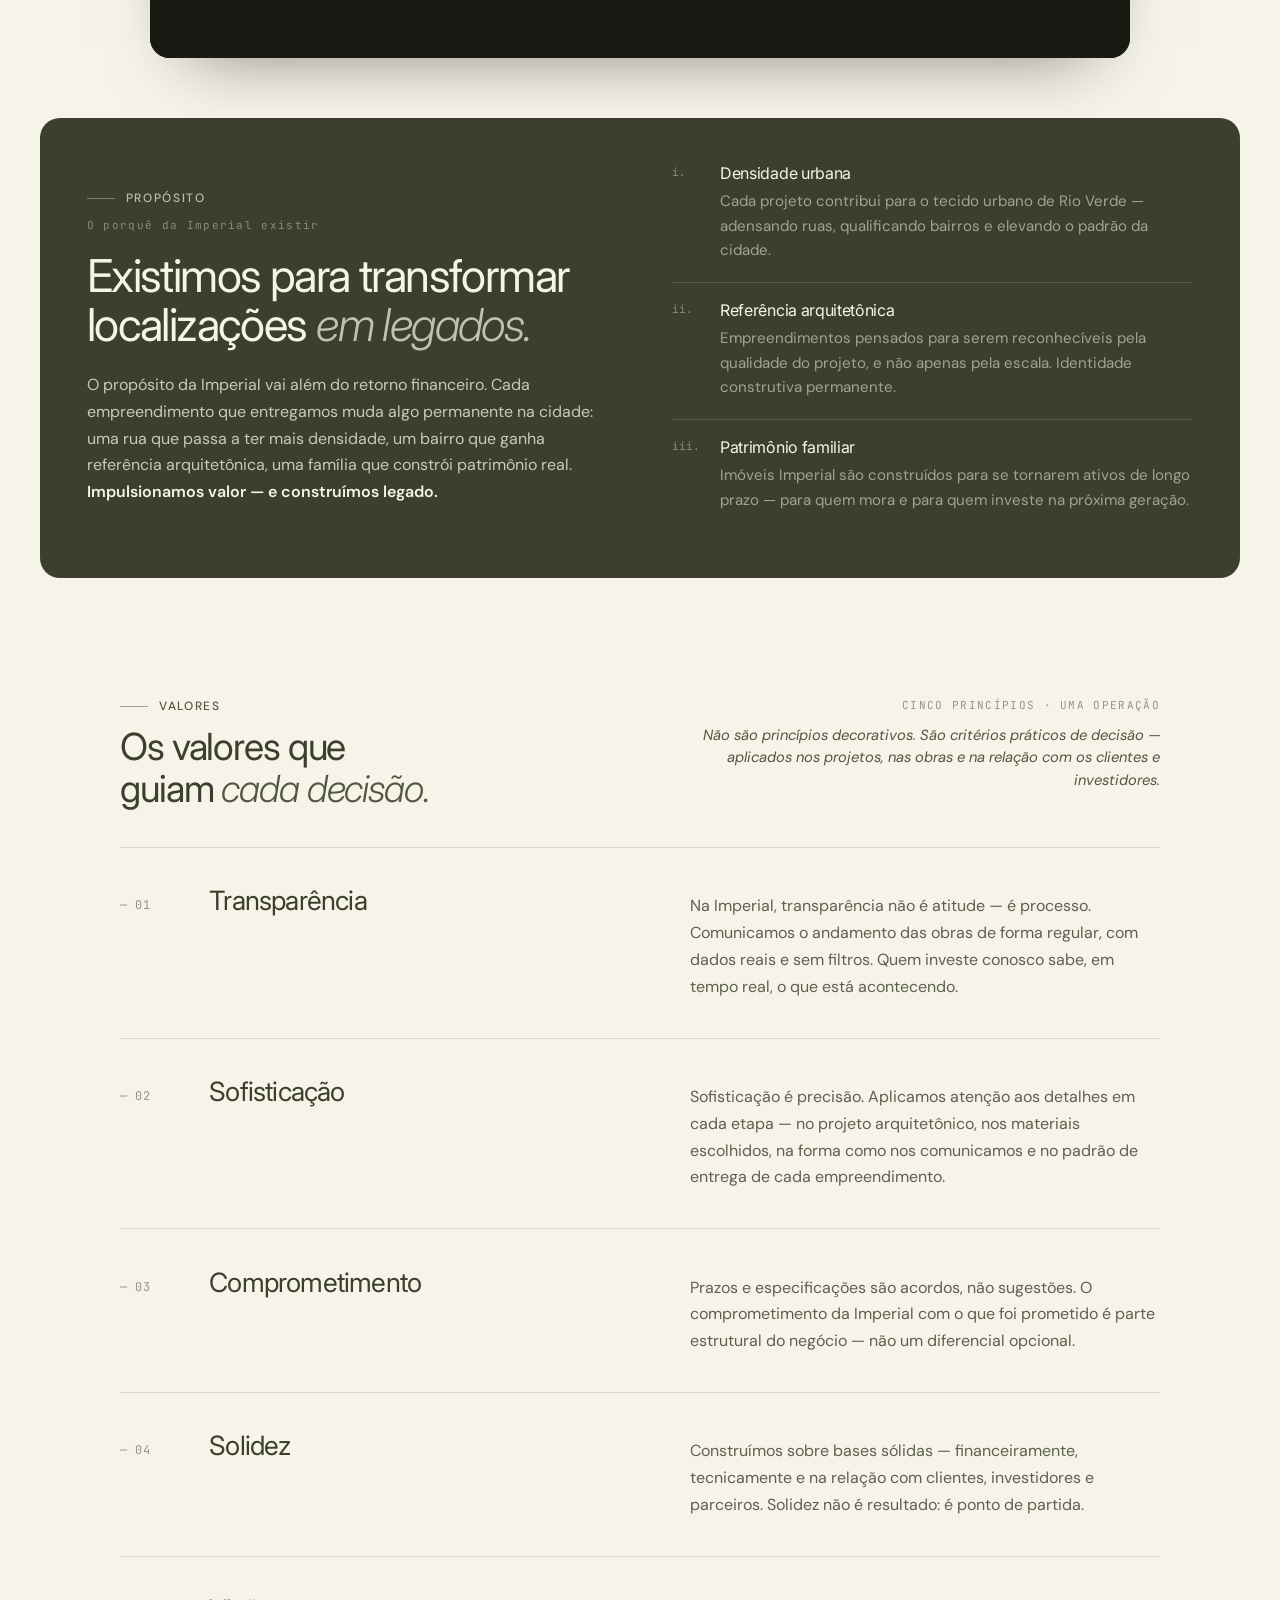
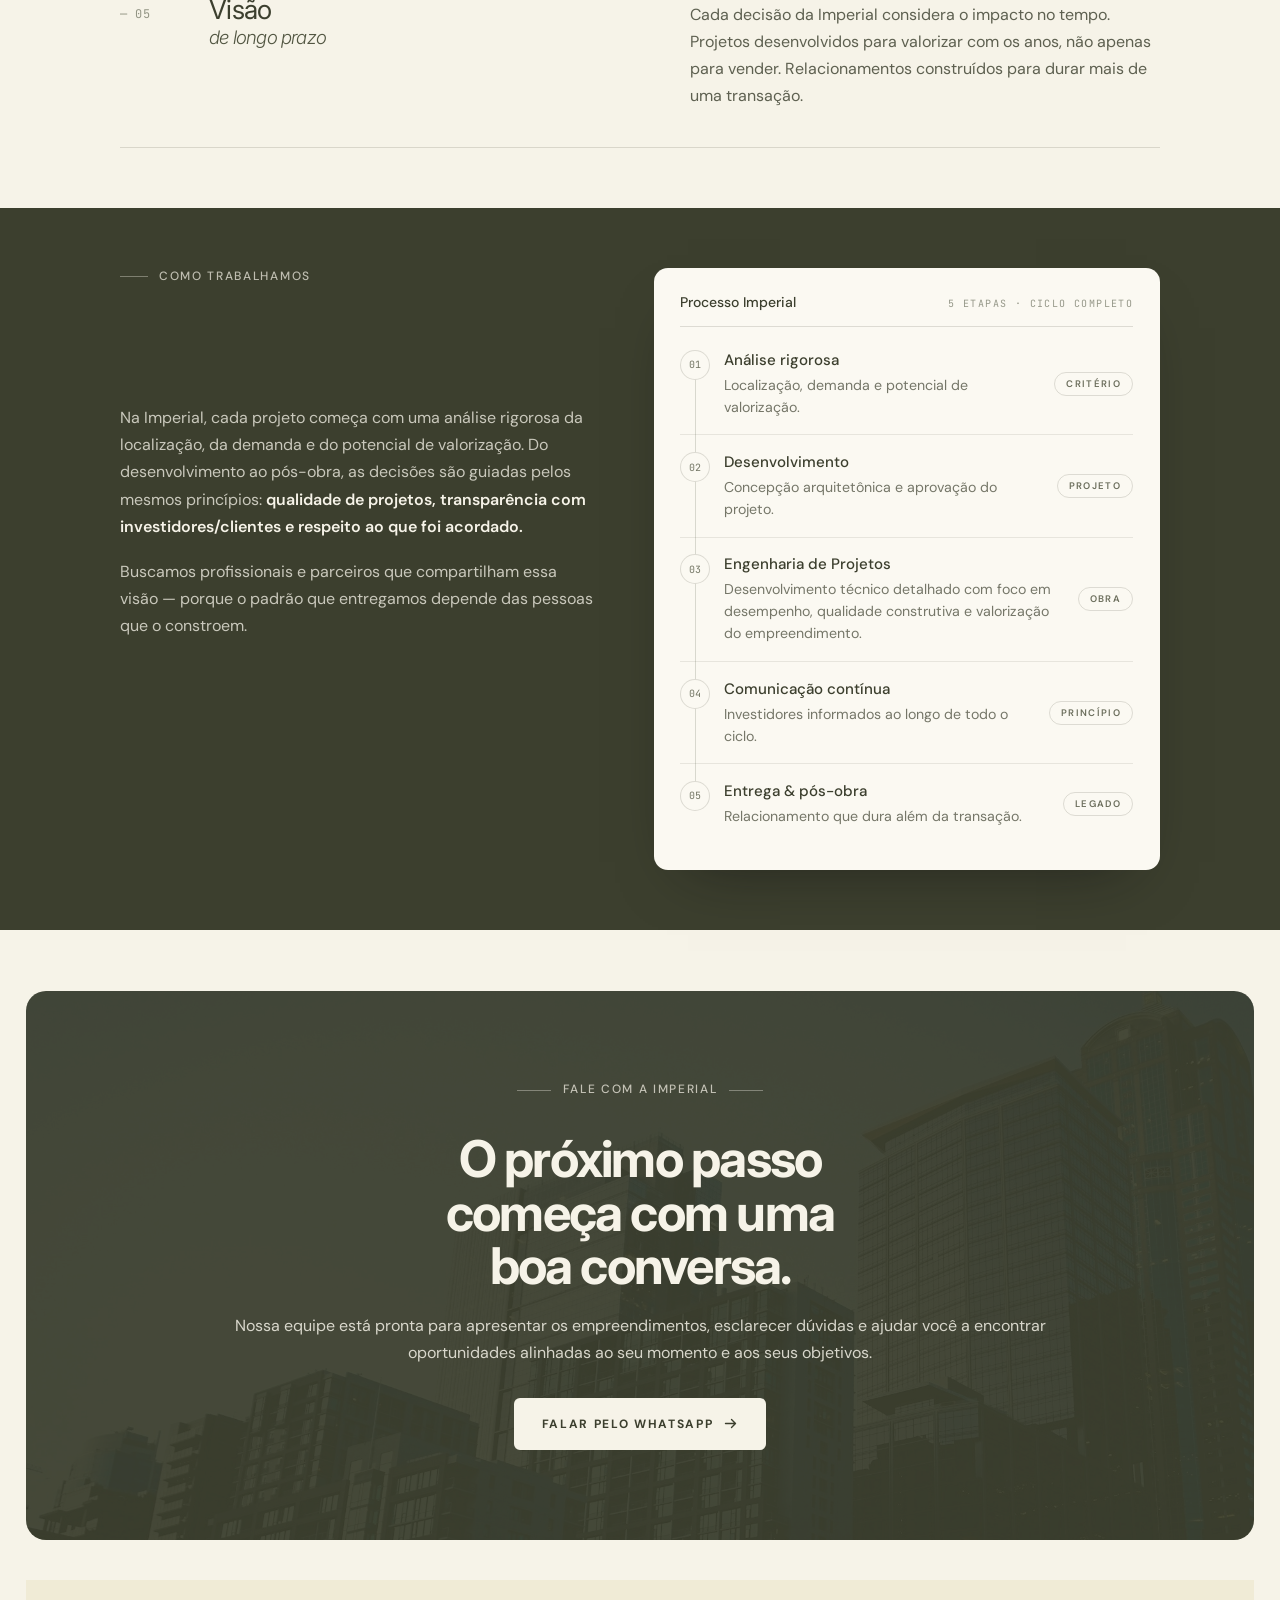
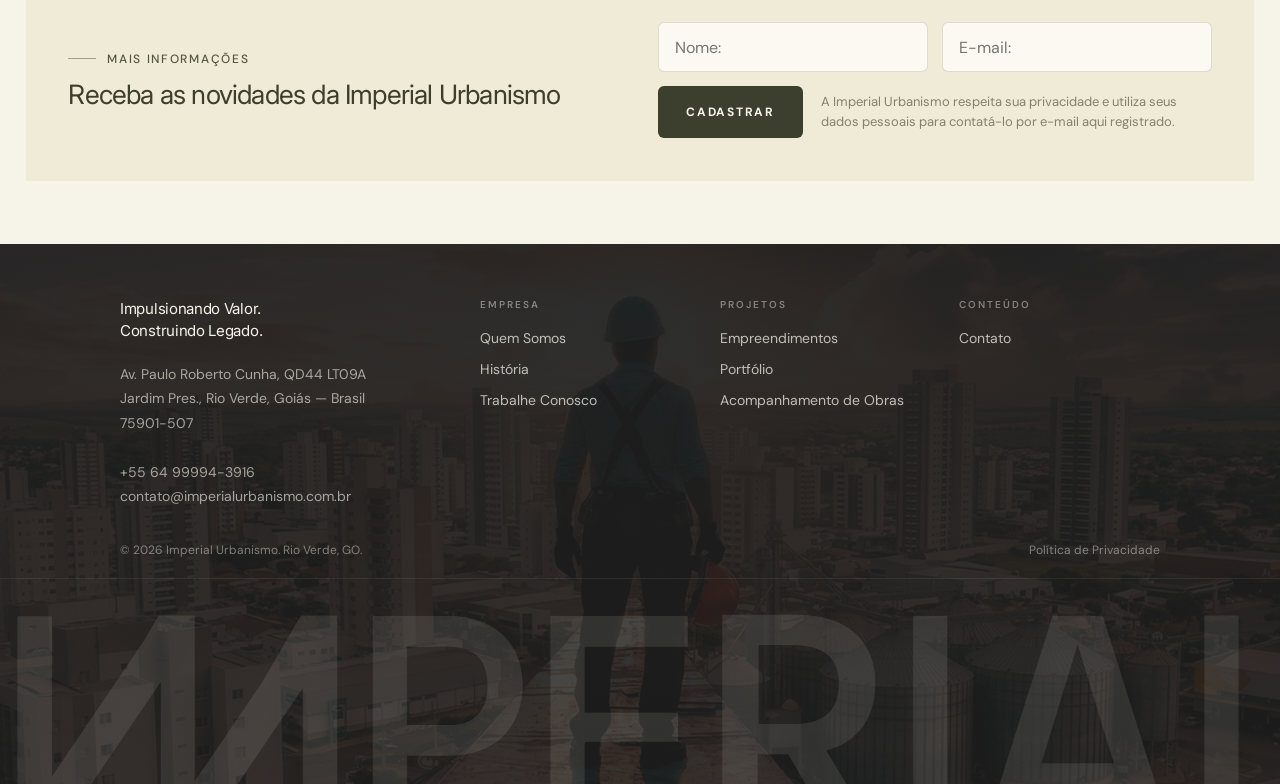
<file: historia.html>
<!DOCTYPE html>
<html lang="pt-BR">
<head>
<meta charset="utf-8">
<meta name="viewport" content="width=device-width, initial-scale=1, viewport-fit=cover">
<title>História — Imperial Urbanismo</title>
<meta name="description" content="A Imperial Urbanismo faz parte do Grupo Rei, uma história construída ao longo de 40 anos de atuação, experiência e relações consolidadas.">
<link rel="icon" href="assets/img/favicon-32.png" sizes="32x32" type="image/png">
<link rel="icon" href="assets/img/favicon-192.png" sizes="192x192" type="image/png">
<link rel="apple-touch-icon" href="assets/img/apple-touch-icon.png">
<link rel="manifest" href="site.webmanifest">
<meta name="theme-color" content="#3C3F2E">
<link rel="preconnect" href="https://fonts.googleapis.com">
<link rel="preconnect" href="https://fonts.gstatic.com" crossorigin>
<link href="https://fonts.googleapis.com/css2?family=Inter:ital,wght@0,300;0,400;0,500;0,600;0,700;1,300;1,400&family=DM+Sans:wght@300;400;500;600;700&family=JetBrains+Mono:wght@400;500&display=swap" rel="stylesheet">
<link rel="stylesheet" href="assets/css/site.css?v=2">
<link rel="stylesheet" href="assets/css/historia.css">
</head>
<body>

<!-- ===================== NAV ===================== -->
<header class="nav">
  <div class="wrap nav__in">
    <a class="nav__logo" href="/" aria-label="Imperial Urbanismo">
      <img src="assets/img/logo-imperial.svg" alt="Imperial Urbanismo">
    </a>
    <nav class="nav__links">
      <a href="/">Home</a>
      <a href="/quem-somos">Quem Somos</a>
      <a href="/historia" class="is-active">História</a>
      <a href="/empreendimentos">Empreendimentos</a>
      <a href="/portfolio">Portfólio</a>
      <a href="/acompanhamento-de-obras">Acompanhamento de Obras</a>
      <a href="/trabalhe-conosco">Trabalhe Conosco</a>
      <a href="/contato">Contato</a>
    </nav>
    <button class="nav__burger" aria-label="Menu"><span></span></button>
  </div>
</header>

<!-- ===================== BLOCO 1 — HERO ===================== -->
<section class="hero hs-hero">
  <div class="hero__card">
    <div class="hero__bg"><img src="assets/img/historia/hero.jpg" alt="" aria-hidden="true" fetchpriority="high"></div>
    <div class="hero__scrim"></div>

    <div class="wrap hero__in" data-stagger>
      <div class="hs-hero__grid">

        <div>
          <h1 class="reveal">Um legado que<br>atravessa <em>décadas</em></h1>
          <div class="hs-hero__lead reveal">
            <p>Uma visão que continua evoluindo.</p>
            <p>A <strong>Imperial Urbanismo</strong> faz parte do <strong>Grupo Rei</strong>, uma história construída ao longo de 40 anos de atuação, experiência e relações consolidadas.</p>
            <p>É sobre essa base que a Imperial escreve um novo capítulo: unindo conhecimento de mercado, planejamento e visão de futuro para desenvolver empreendimentos que transformam áreas, impulsionam cidades e constroem valor para as próximas gerações.</p>
          </div>

          <div class="hs-lockup reveal">
            <div class="hs-lockup__row">
              <img class="hs-lockup__rei" src="assets/img/logo-grupo-rei.svg" alt="Grupo Rei">
              <span class="hs-lockup__plus">+</span>
              <img class="hs-lockup__imp" src="assets/img/logo-imperial.svg" alt="Imperial Urbanismo">
            </div>
            <p class="hs-lockup__cap"><strong>40 anos</strong> de história e legado</p>
          </div>
        </div>

        <div class="reveal">
          <p class="hs-marcos__t">Marcos · Síntese</p>

          <div class="hs-marco">
            <i></i>
            <div>
              <h3>40 anos de Grupo Rei</h3>
              <p>Quatro décadas construindo experiência, relações e uma trajetória sólida no mercado.</p>
            </div>
          </div>
          <div class="hs-marco">
            <i></i>
            <div>
              <h3>Nasce a Imperial Urbanismo</h3>
              <p>Um novo capítulo do Grupo Rei, criado para ampliar sua atuação no desenvolvimento urbano e imobiliário.</p>
            </div>
          </div>
          <div class="hs-marco">
            <i></i>
            <div>
              <h3>Experiência que se transforma em visão</h3>
              <p>O conhecimento acumulado ao longo dos anos orienta decisões, projetos e novas oportunidades.</p>
            </div>
          </div>
          <div class="hs-marco">
            <i></i>
            <div>
              <h3>Desenvolvimento que gera valor</h3>
              <p>Empreendimentos pensados para conectar crescimento urbano, qualidade de vida e valorização.</p>
            </div>
          </div>
          <div class="hs-marco">
            <i></i>
            <div>
              <h3>O próximo capítulo</h3>
              <p>A história continua com novos projetos, novas cidades e o mesmo compromisso de construir para o longo prazo.</p>
            </div>
          </div>

          <p class="hs-marcos__fim">Imperial Urbanismo: <em>um novo capítulo dessa trajetória.</em></p>
        </div>

      </div>
    </div>
  </div>
</section>

<!-- ===================== BLOCO 2 — VÍDEO ===================== -->
<section class="hs-video" id="video">
  <div class="wrap" data-stagger>
    <h2 class="reveal">Toda grande transformação começa com uma visão.</h2>
    <p class="hs-video__sub reveal">Conheça a trajetória, os valores e o propósito que movem a Imperial Urbanismo.</p>

    <div class="hs-player reveal" data-video="F5La39uaXH0" data-title="Imperial Urbanismo — vídeo institucional" role="button" tabindex="0" aria-label="Assistir ao vídeo institucional da Imperial Urbanismo">
      <img src="assets/img/historia/video-capa.jpg" alt="" aria-hidden="true" loading="lazy">
      <div class="hs-player__scrim"></div>
      <div class="hs-player__in">
        <span class="hs-player__play">
          <svg width="22" height="24" viewBox="0 0 22 24" aria-hidden="true"><path d="M21 12 0 24V0z"/></svg>
        </span>
        <p class="hs-player__t">Imperial Urbanismo<span>Construindo o futuro em Rio Verde.</span></p>
      </div>
    </div>
  </div>
</section>

<!-- ===================== BLOCO 3 — PROPÓSITO ===================== -->
<section class="hs-prop">
  <div class="wrap">
    <div class="hs-prop__card reveal">

      <div>
        <p class="hs-prop__eyebrow"><i></i><span>Propósito</span></p>
        <p class="hs-prop__k">O porquê da Imperial existir</p>
        <h2>Existimos para transformar localizações <em>em legados.</em></h2>
        <p class="hs-prop__p">O propósito da Imperial vai além do retorno financeiro. Cada empreendimento que entregamos muda algo permanente na cidade: uma rua que passa a ter mais densidade, um bairro que ganha referência arquitetônica, uma família que constrói patrimônio real. <strong>Impulsionamos valor — e construímos legado.</strong></p>
      </div>

      <div>
        <div class="hs-item">
          <span class="hs-item__n">i.</span>
          <div>
            <h3>Densidade urbana</h3>
            <p>Cada projeto contribui para o tecido urbano de Rio Verde — adensando ruas, qualificando bairros e elevando o padrão da cidade.</p>
          </div>
        </div>
        <div class="hs-item">
          <span class="hs-item__n">ii.</span>
          <div>
            <h3>Referência arquitetônica</h3>
            <p>Empreendimentos pensados para serem reconhecíveis pela qualidade do projeto, e não apenas pela escala. Identidade construtiva permanente.</p>
          </div>
        </div>
        <div class="hs-item">
          <span class="hs-item__n">iii.</span>
          <div>
            <h3>Patrimônio familiar</h3>
            <p>Imóveis Imperial são construídos para se tornarem ativos de longo prazo — para quem mora e para quem investe na próxima geração.</p>
          </div>
        </div>
      </div>

    </div>
  </div>
</section>

<!-- ===================== BLOCO 4 — VALORES ===================== -->
<section class="hs-val" id="valores">
  <div class="wrap" data-stagger>

    <div class="hs-val__head reveal">
      <div>
        <p class="hs-prop__eyebrow" style="color:var(--olive)"><i></i><span>Valores</span></p>
        <h2>Os valores que<br>guiam <em>cada decisão.</em></h2>
      </div>
      <div class="hs-val__nota">
        <span>Cinco princípios · uma operação</span>
        <p>Não são princípios decorativos. São critérios práticos de decisão — aplicados nos projetos, nas obras e na relação com os clientes e investidores.</p>
      </div>
    </div>

    <div class="hs-valor reveal">
      <span class="hs-valor__n">— 01</span>
      <h3>Transparência</h3>
      <p>Na Imperial, transparência não é atitude — é processo. Comunicamos o andamento das obras de forma regular, com dados reais e sem filtros. Quem investe conosco sabe, em tempo real, o que está acontecendo.</p>
    </div>
    <div class="hs-valor reveal">
      <span class="hs-valor__n">— 02</span>
      <h3>Sofisticação</h3>
      <p>Sofisticação é precisão. Aplicamos atenção aos detalhes em cada etapa — no projeto arquitetônico, nos materiais escolhidos, na forma como nos comunicamos e no padrão de entrega de cada empreendimento.</p>
    </div>
    <div class="hs-valor reveal">
      <span class="hs-valor__n">— 03</span>
      <h3>Comprometimento</h3>
      <p>Prazos e especificações são acordos, não sugestões. O comprometimento da Imperial com o que foi prometido é parte estrutural do negócio — não um diferencial opcional.</p>
    </div>
    <div class="hs-valor reveal">
      <span class="hs-valor__n">— 04</span>
      <h3>Solidez</h3>
      <p>Construímos sobre bases sólidas — financeiramente, tecnicamente e na relação com clientes, investidores e parceiros. Solidez não é resultado: é ponto de partida.</p>
    </div>
    <div class="hs-valor reveal">
      <span class="hs-valor__n">— 05</span>
      <h3>Visão <em>de longo prazo</em></h3>
      <p>Cada decisão da Imperial considera o impacto no tempo. Projetos desenvolvidos para valorizar com os anos, não apenas para vender. Relacionamentos construídos para durar mais de uma transação.</p>
    </div>

  </div>
</section>

<!-- ===================== BLOCO 5 — COMO TRABALHAMOS ===================== -->
<section class="hs-proc" id="processo">
  <div class="wrap hs-proc__grid" data-stagger>

    <div>
      <p class="hs-prop__eyebrow reveal"><i></i><span>Como Trabalhamos</span></p>
      <h2 class="reveal">Como tomamos decisões <em>e conduzimos projetos.</em></h2>
      <p class="hs-proc__p reveal">Na Imperial, cada projeto começa com uma análise rigorosa da localização, da demanda e do potencial de valorização. Do desenvolvimento ao pós-obra, as decisões são guiadas pelos mesmos princípios: <strong>qualidade de projetos, transparência com investidores/clientes e respeito ao que foi acordado.</strong></p>
      <p class="hs-proc__p reveal">Buscamos profissionais e parceiros que compartilham essa visão — porque o padrão que entregamos depende das pessoas que o constroem.</p>
    </div>

    <div class="hs-card reveal">
      <span class="hs-trilho" aria-hidden="true"><i></i></span>
      <div class="hs-card__top">
        <h3>Processo Imperial</h3>
        <span>5 etapas · ciclo completo</span>
      </div>

      <div class="hs-etapa">
        <span class="hs-etapa__n">01</span>
        <div><h4>Análise rigorosa</h4><p>Localização, demanda e potencial de valorização.</p></div>
        <span class="hs-tag">Critério</span>
      </div>
      <div class="hs-etapa">
        <span class="hs-etapa__n">02</span>
        <div><h4>Desenvolvimento</h4><p>Concepção arquitetônica e aprovação do projeto.</p></div>
        <span class="hs-tag">Projeto</span>
      </div>
      <div class="hs-etapa">
        <span class="hs-etapa__n">03</span>
        <div><h4>Engenharia de Projetos</h4><p>Desenvolvimento técnico detalhado com foco em desempenho, qualidade construtiva e valorização do empreendimento.</p></div>
        <span class="hs-tag">Obra</span>
      </div>
      <div class="hs-etapa">
        <span class="hs-etapa__n">04</span>
        <div><h4>Comunicação contínua</h4><p>Investidores informados ao longo de todo o ciclo.</p></div>
        <span class="hs-tag">Princípio</span>
      </div>
      <div class="hs-etapa">
        <span class="hs-etapa__n">05</span>
        <div><h4>Entrega &amp; pós-obra</h4><p>Relacionamento que dura além da transação.</p></div>
        <span class="hs-tag">Legado</span>
      </div>
    </div>

  </div>
</section>

<!-- ===================== CTA FINAL ===================== -->
<section class="hcta" id="fale">
  <div class="hcta__card">
    <div class="hcta__bg"><img src="assets/img/home/cta-bg.jpg" alt="" aria-hidden="true" loading="lazy"></div>
    <div class="hcta__in" data-stagger>
      <p class="hcta__eyebrow reveal"><i></i><span>Fale com a Imperial</span><i></i></p>
      <h2 class="reveal">O próximo passo<br>começa com uma<br>boa conversa.</h2>
      <p class="reveal">Nossa equipe está pronta para apresentar os empreendimentos, esclarecer dúvidas e ajudar você a encontrar oportunidades alinhadas ao seu momento e aos seus objetivos.</p>
      <div class="ctafinal__btns reveal">
        <a class="btn btn--cream" href="https://wa.me/5564999943916?text=Ol%C3%A1%21%20Vim%20pelo%20site%20da%20Imperial%20Urbanismo." target="_blank" rel="noopener">Falar pelo WhatsApp
          <svg width="15" height="15" viewBox="0 0 15 15" fill="none" stroke="currentColor" stroke-width="1.4" stroke-linecap="round" stroke-linejoin="round"><path d="M2.5 7.5h10M8.5 3.5l4 4-4 4"/></svg></a>
      </div>
    </div>
  </div>
</section>

<!-- ===================== NEWSLETTER ===================== -->
<section class="hnews">
  <div class="hnews__card reveal">
    <div>
      <p class="hs-prop__eyebrow" style="color:var(--olive)"><i></i><span>Mais informações</span></p>
      <h2>Receba as novidades da Imperial Urbanismo</h2>
    </div>
    <form class="hnews__form" novalidate>
      <div class="hnews__row">
        <input type="text" placeholder="Nome:" aria-label="Nome" required>
        <input type="email" placeholder="E-mail:" aria-label="E-mail" required>
      </div>
      <div class="hnews__bottom">
        <button class="btn btn--dark" type="submit">Cadastrar</button>
        <p>A Imperial Urbanismo respeita sua privacidade e utiliza seus dados pessoais para contatá-lo por e-mail aqui registrado.</p>
      </div>
    </form>
    <p class="hnews__ok">Cadastro recebido. Em breve você recebe as novidades da Imperial.</p>
  </div>
</section>

<!-- ===================== FOOTER ===================== -->
<footer class="hfoot">
  <div class="hfoot__photo"><img src="assets/img/home/footer-bg.jpg" alt="" aria-hidden="true" loading="lazy"></div>
  <div class="hfoot__word"><img src="assets/img/home/wordmark.png" alt="" aria-hidden="true" loading="lazy"></div>
  <div class="wrap hfoot__in">
    <div class="hfoot__grid">
      <div>
        <p class="hfoot__tag">Impulsionando Valor.<br>Construindo Legado.</p>
        <p class="hfoot__addr">
          Av. Paulo Roberto Cunha, QD44 LT09A<br>
          Jardim Pres., Rio Verde, Goiás — Brasil<br>
          75901-507<br><br>
          <a href="tel:+5564999943916">+55 64 99994-3916</a><br>
          <a href="mailto:contato@imperialurbanismo.com.br">contato@imperialurbanismo.com.br</a>
        </p>
      </div>
      <div>
        <h4>Empresa</h4>
        <ul><li><a href="/quem-somos">Quem Somos</a></li><li><a href="/historia">História</a></li><li><a href="/trabalhe-conosco">Trabalhe Conosco</a></li></ul>
      </div>
      <div>
        <h4>Projetos</h4>
        <ul><li><a href="/empreendimentos">Empreendimentos</a></li><li><a href="/portfolio">Portfólio</a></li><li><a href="/acompanhamento-de-obras">Acompanhamento de Obras</a></li></ul>
      </div>
      <div>
        <h4>Conteúdo</h4>
        <ul><li><a href="/contato">Contato</a></li></ul>
      </div>
    </div>
    <div class="hfoot__bar">
      <span>© 2026 Imperial Urbanismo. Rio Verde, GO.</span>
      <a href="/politica-de-privacidade">Política de Privacidade</a>
    </div>
  </div>
  <div class="hfoot__rule"></div>
  <div class="hfoot__space"></div>
</footer>

<a class="wa" href="https://wa.me/5564999943916?text=Ol%C3%A1%21%20Vim%20pelo%20site%20da%20Imperial%20Urbanismo." target="_blank" rel="noopener" aria-label="Falar pelo WhatsApp">
  <svg width="21" height="21" viewBox="0 0 16 16" fill="none"><path d="M8 1.6a6.3 6.3 0 0 0-5.4 9.5L1.7 14.4l3.4-.9A6.3 6.3 0 1 0 8 1.6Z" stroke="currentColor" stroke-width="1.2" stroke-linejoin="round"/><path d="M5.9 5c.2-.4.4-.4.6-.4h.4c.1 0 .3 0 .4.3l.5 1.2c.1.2 0 .4-.1.5l-.3.3c-.1.1-.2.2-.1.4.2.4.6.9 1 1.2.4.3.7.4.9.5.2 0 .3 0 .4-.1l.4-.4c.1-.2.3-.1.4-.1l1.1.6c.2.1.3.2.3.3 0 .2 0 .6-.2.9-.2.3-.8.6-1.1.6-.6 0-1.4-.2-2.6-1.1a7 7 0 0 1-2-2.5c-.3-.6-.4-1.1-.4-1.5 0-.4.2-.6.3-.7Z" fill="currentColor"/></svg>
  <span>Falar pelo WhatsApp</span>
</a>

<script src="assets/js/site.js?v=2" defer></script>
</body>
</html>
</file>
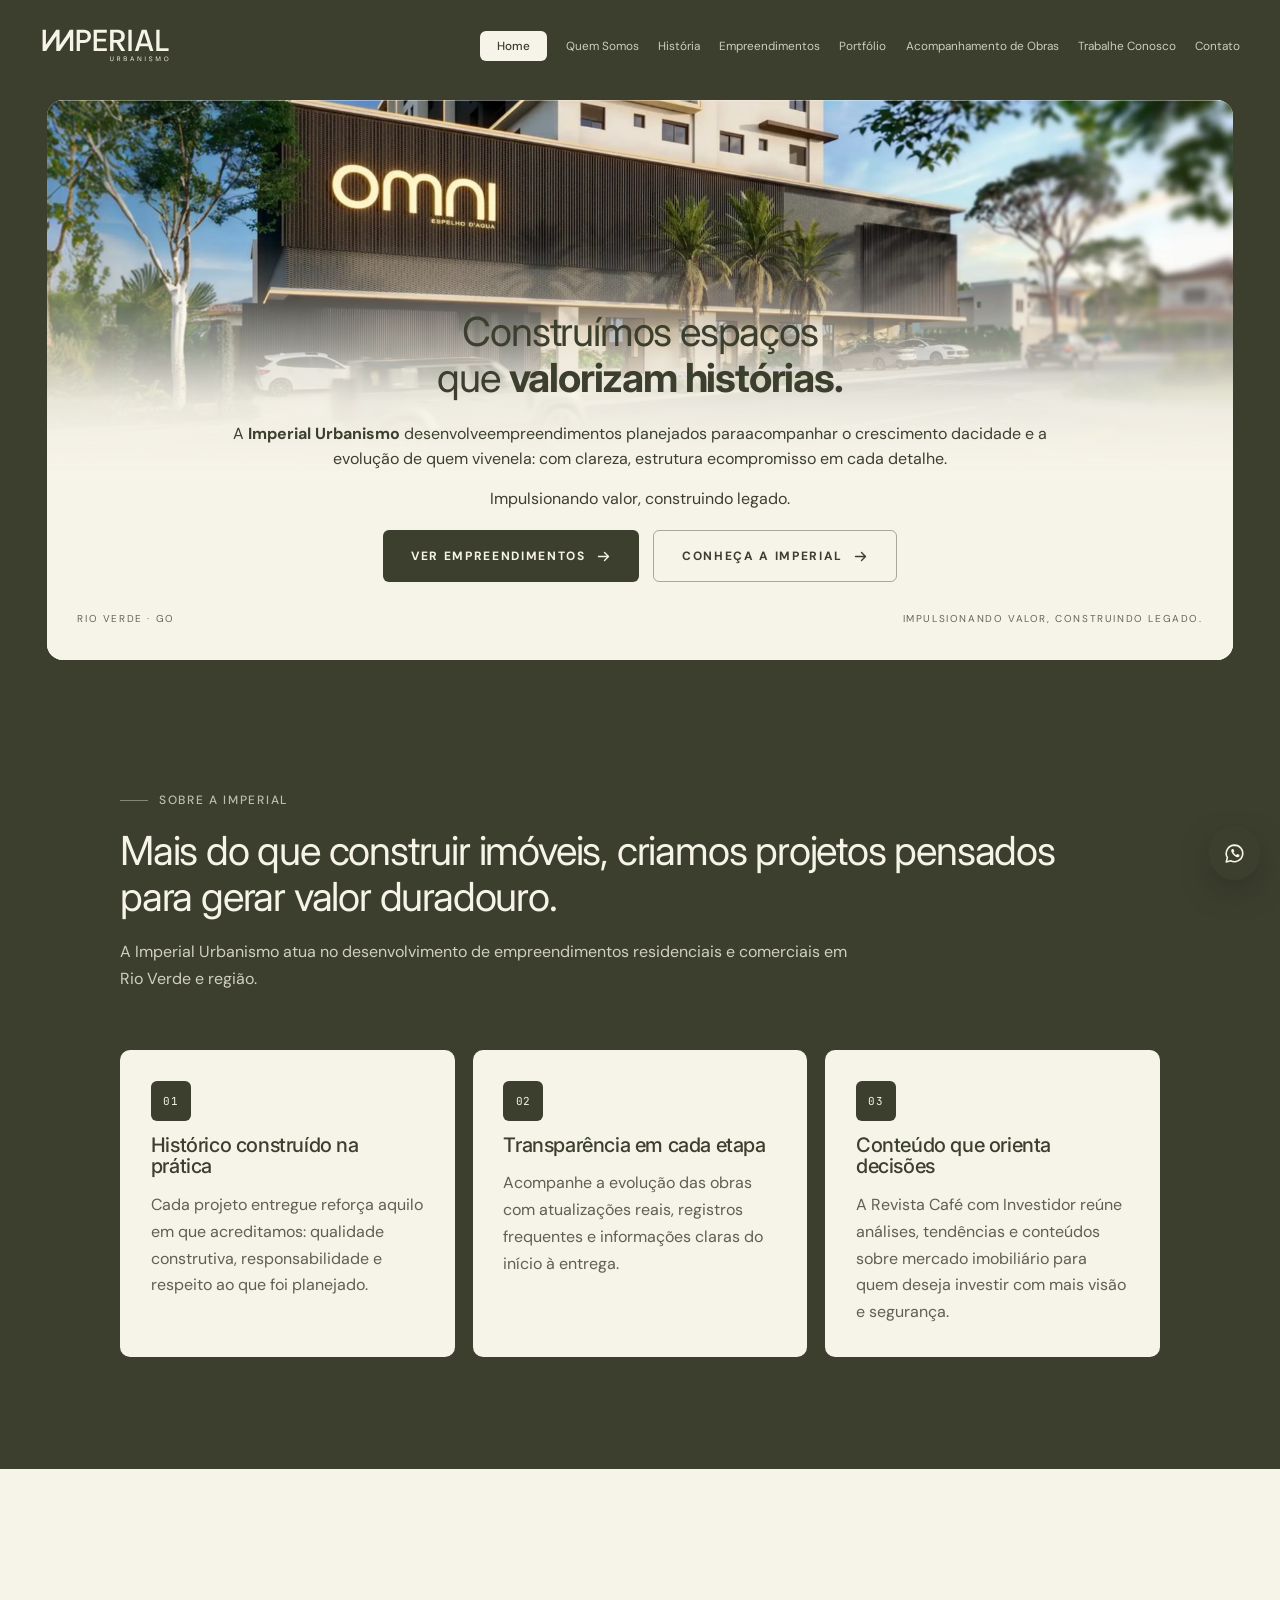
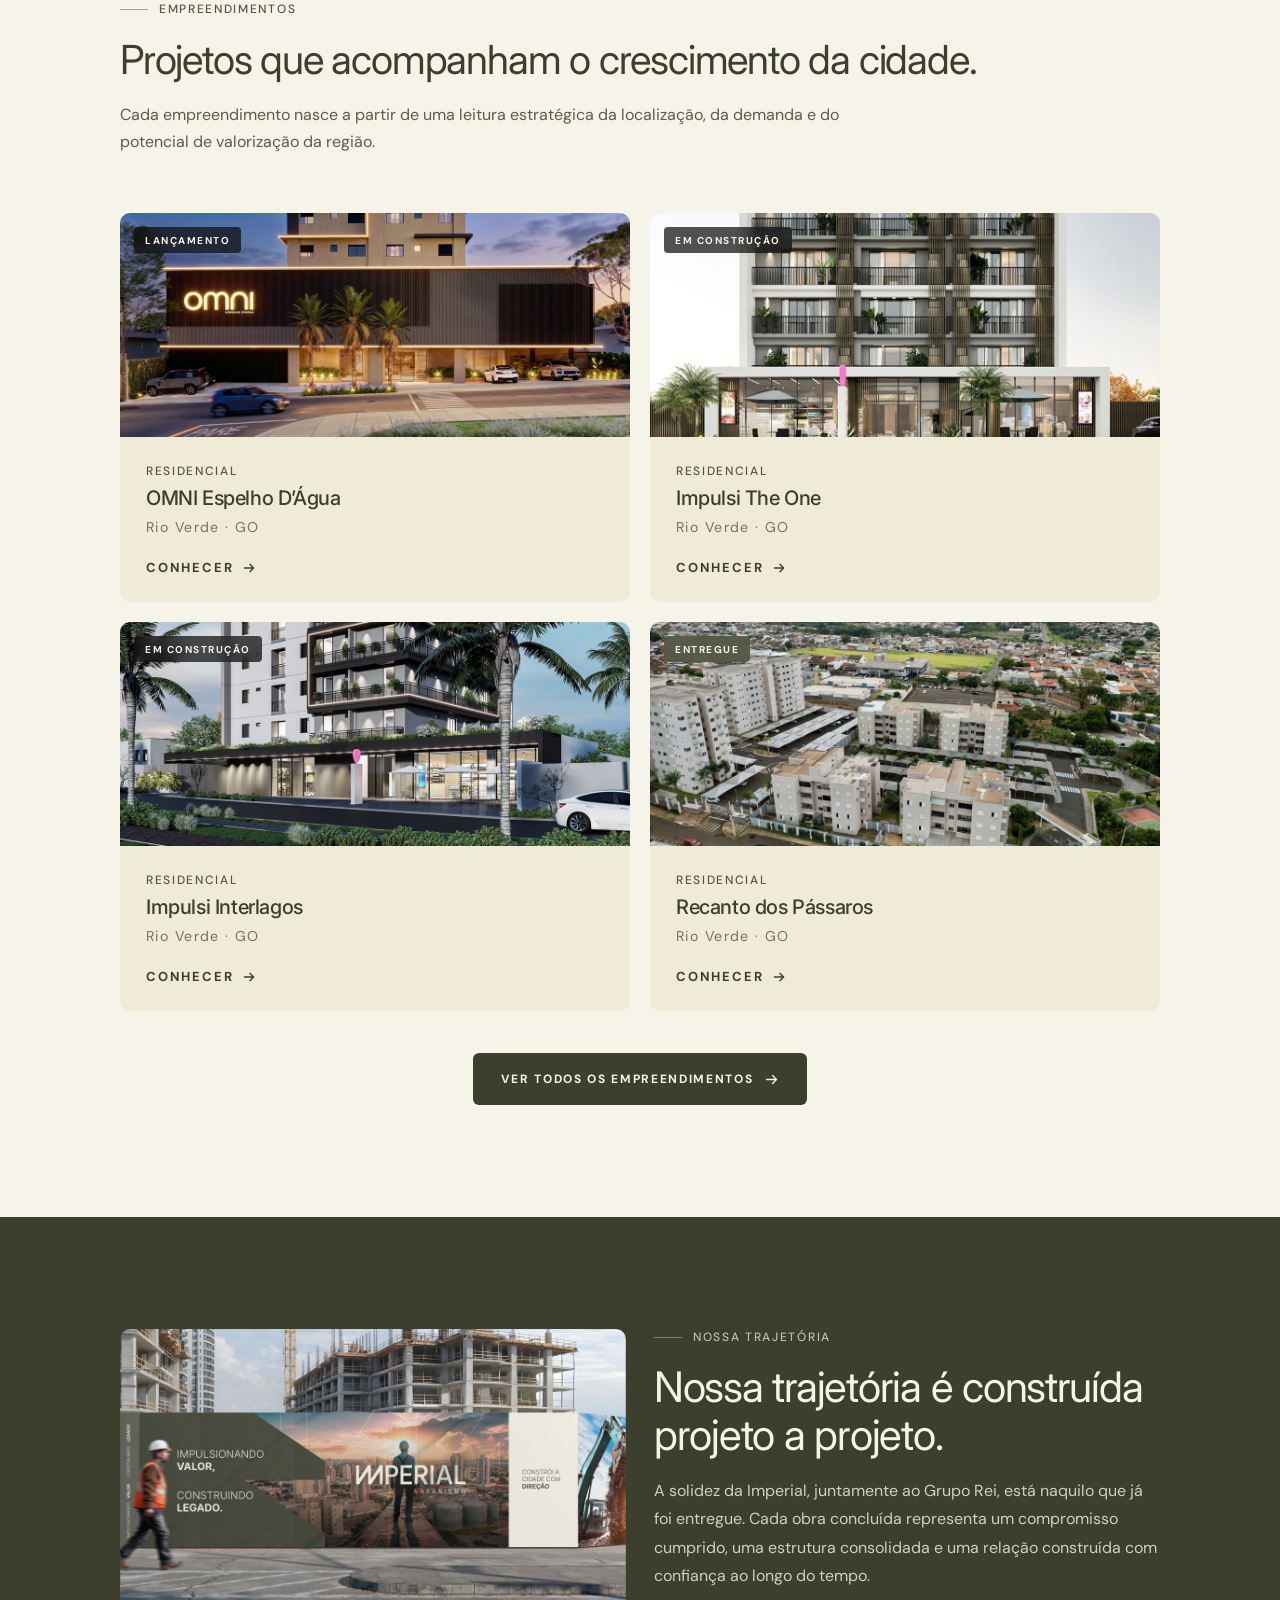
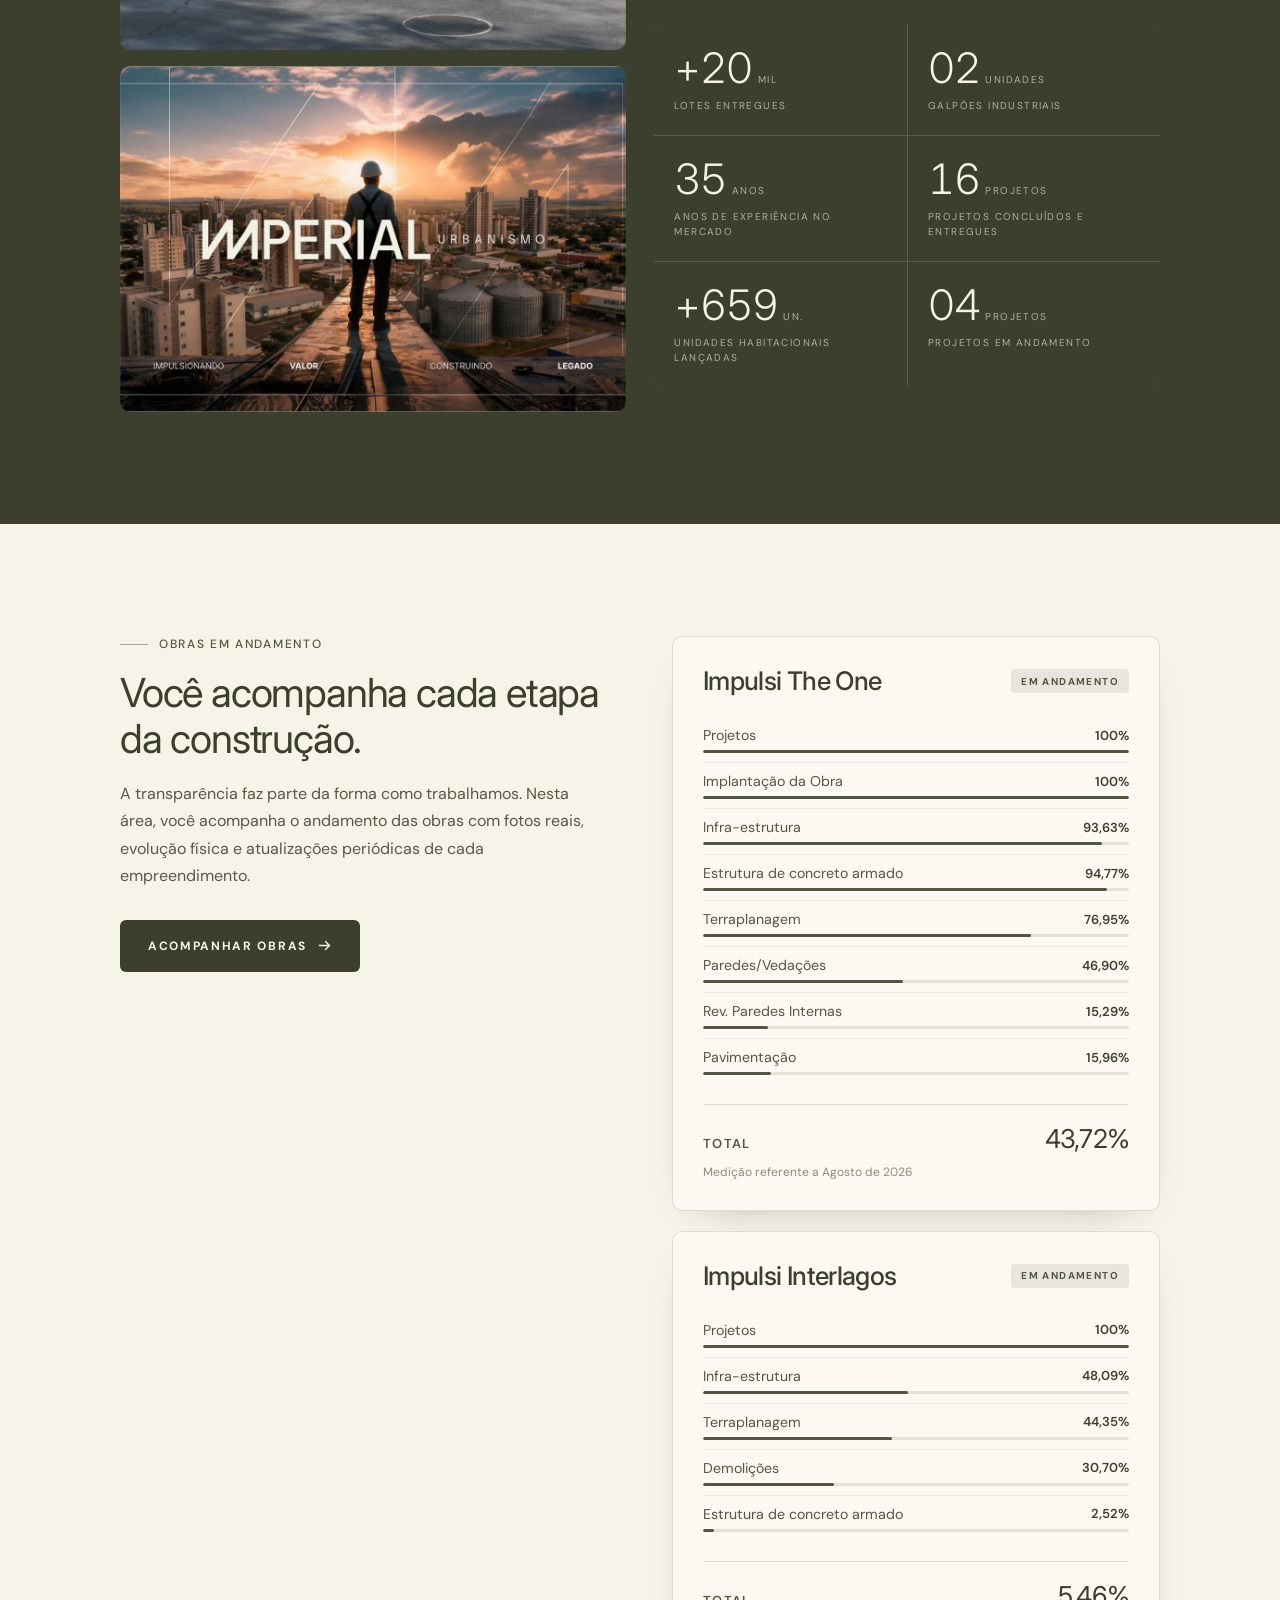
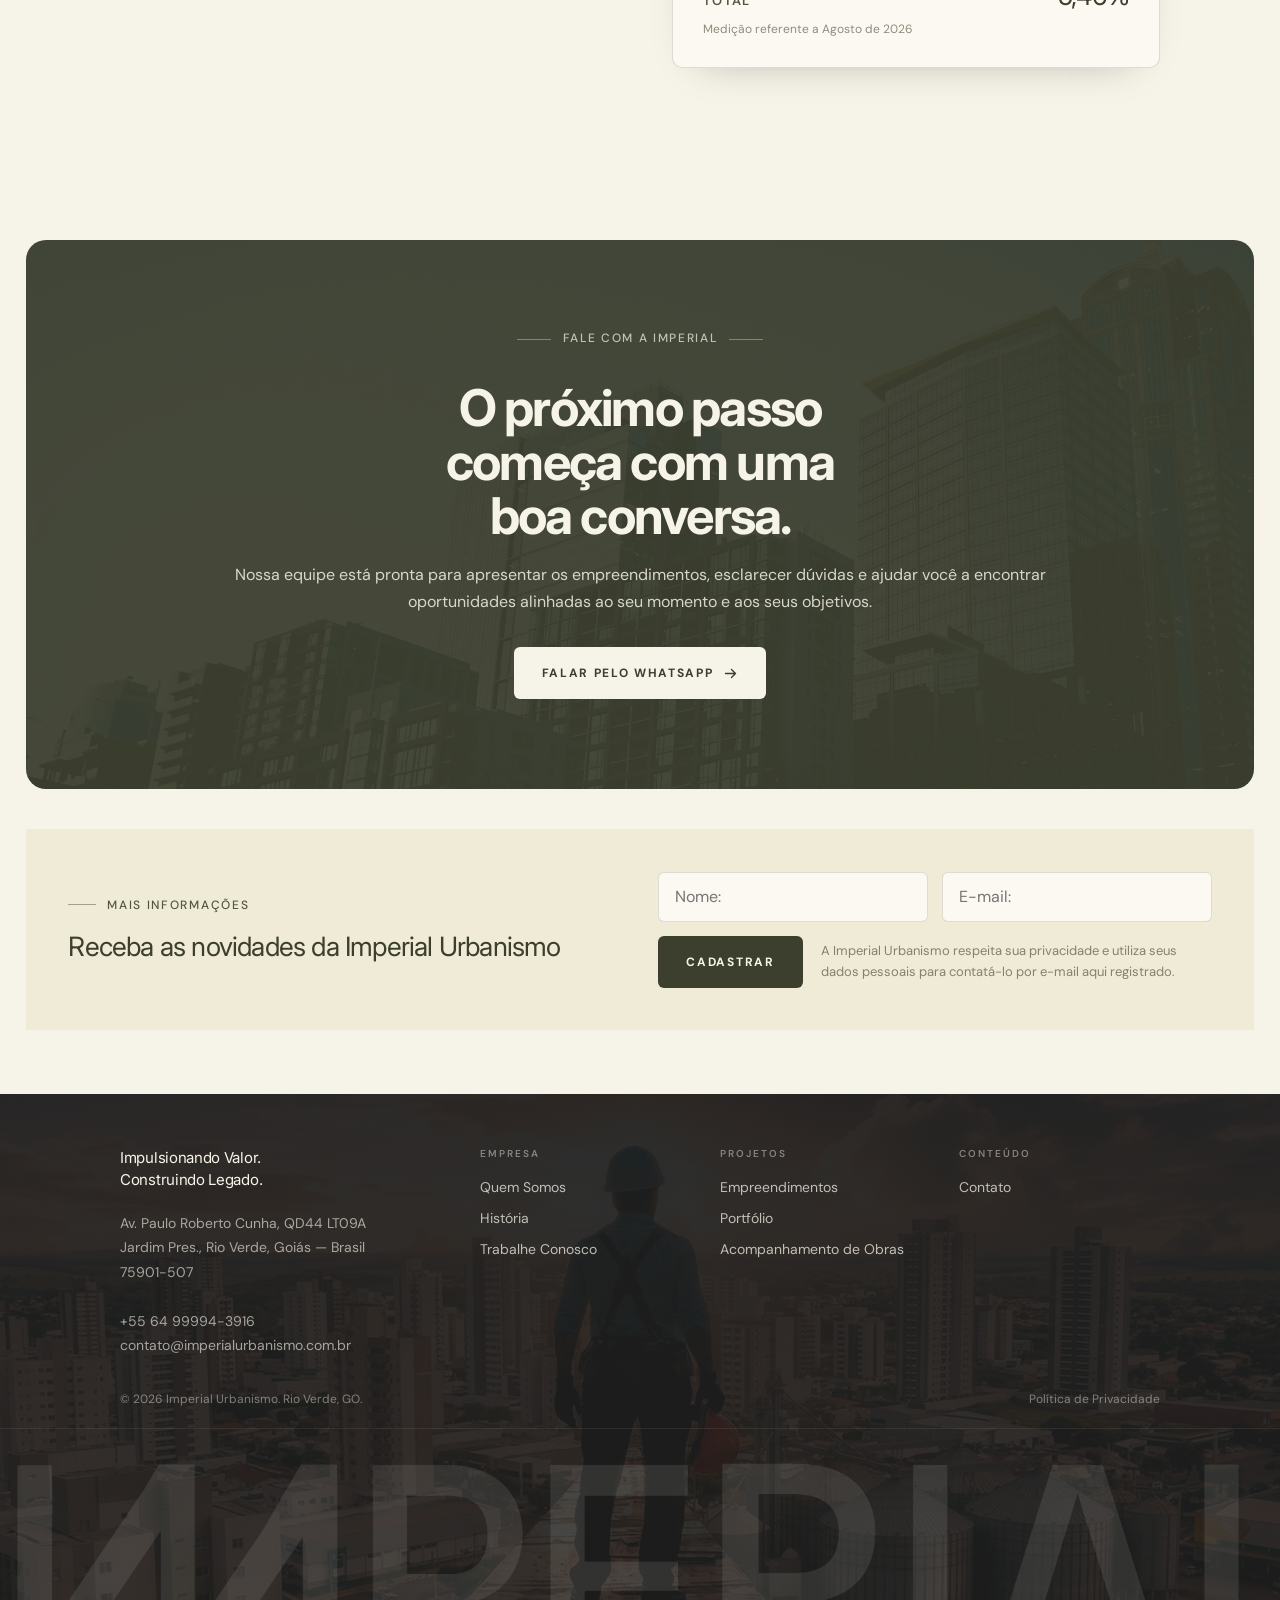
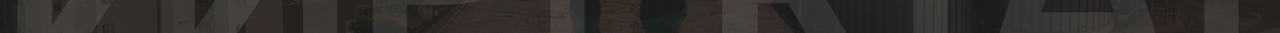
<file: home.html>
<!DOCTYPE html>
<html lang="pt-BR">
<head>
<meta charset="utf-8">
<meta name="viewport" content="width=device-width, initial-scale=1, viewport-fit=cover">
<title>Home — Imperial Urbanismo</title>
<meta name="description" content="A Imperial Urbanismo desenvolve empreendimentos planejados para acompanhar o crescimento da cidade e a evolução de quem vive nela.">
<link rel="icon" href="assets/img/favicon-32.png" sizes="32x32" type="image/png">
<link rel="icon" href="assets/img/favicon-192.png" sizes="192x192" type="image/png">
<link rel="apple-touch-icon" href="assets/img/apple-touch-icon.png">
<link rel="manifest" href="site.webmanifest">
<meta name="theme-color" content="#3C3F2E">
<link rel="preconnect" href="https://fonts.googleapis.com">
<link rel="preconnect" href="https://fonts.gstatic.com" crossorigin>
<link href="https://fonts.googleapis.com/css2?family=Inter:wght@300;400;500;600;700&family=DM+Sans:wght@300;400;500;600;700&family=JetBrains+Mono:wght@400;500&display=swap" rel="stylesheet">
<link rel="stylesheet" href="assets/css/site.css">
<link rel="stylesheet" href="assets/css/home.css">
</head>
<body>

<!-- ===================== NAV (fixo, com blur ao rolar) ===================== -->
<header class="nav">
  <div class="wrap nav__in">
    <a class="nav__logo" href="home.html" aria-label="Imperial Urbanismo">
      <img src="assets/img/logo-imperial.svg" alt="Imperial Urbanismo">
    </a>
    <nav class="nav__links">
      <a href="home.html" class="is-active">Home</a>
      <a href="quem-somos.html">Quem Somos</a>
      <a href="historia.html">História</a>
      <a href="empreendimentos.html">Empreendimentos</a>
      <a href="portfolio.html">Portfólio</a>
      <a href="acompanhamento-de-obras.html">Acompanhamento de Obras</a>
      <a href="trabalhe-conosco.html">Trabalhe Conosco</a>
      <a href="contato.html">Contato</a>
    </nav>
    <button class="nav__burger" aria-label="Menu"><span></span></button>
  </div>
</header>

<!-- ============ BLOCO 1 — FAIXA ESCURA + CARD ============ -->
<section class="hhero">
  <div class="hhero__card">
    <div class="hhero__bg">
      <picture>
        <source media="(max-width:640px)" srcset="assets/img/home/hero-mobile.jpg">
        <img src="assets/img/home/hero.jpg" alt="Empreendimento Imperial Urbanismo em Rio Verde" fetchpriority="high">
      </picture>
    </div>
    <div class="hhero__grad"></div>

    <div class="hhero__in" data-stagger>
      <h1 class="reveal">Construímos espaços<br>que <strong>valorizam histórias.</strong></h1>
      <p class="hhero__lead reveal">A <strong>Imperial Urbanismo</strong> desenvolve<br class="br-mob">empreendimentos planejados para<br class="br-mob">acompanhar o crescimento da<br class="br-mob">cidade e a evolução de quem vive<br class="br-mob">nela: com clareza, estrutura e<br class="br-mob">compromisso em cada detalhe.</p>
      <p class="hhero__tag reveal">Impulsionando valor, construindo legado.</p>
      <div class="hhero__btns reveal">
        <a class="btn btn--dark" href="#empreendimentos">Ver empreendimentos
          <svg width="15" height="15" viewBox="0 0 15 15" fill="none" stroke="currentColor" stroke-width="1.4" stroke-linecap="round" stroke-linejoin="round"><path d="M2.5 7.5h10M8.5 3.5l4 4-4 4"/></svg></a>
        <a class="btn btn--ghost" href="quem-somos.html">Conheça a Imperial
          <svg width="15" height="15" viewBox="0 0 15 15" fill="none" stroke="currentColor" stroke-width="1.4" stroke-linecap="round" stroke-linejoin="round"><path d="M2.5 7.5h10M8.5 3.5l4 4-4 4"/></svg></a>
      </div>
    </div>

    <div class="hhero__foot reveal">
      <span>Rio Verde · GO</span>
      <span>Impulsionando valor, construindo legado.</span>
    </div>
  </div>
</section>

<!-- ===================== BLOCO 2 — SOBRE A IMPERIAL ===================== -->
<section class="sec sec--dark" id="sobre">
  <div class="wrap">
    <div class="shead shead--light reveal">
      <p class="shead__eyebrow"><i></i><span>Sobre a Imperial</span></p>
      <h2>Mais do que construir imóveis, criamos projetos pensados para gerar valor duradouro.</h2>
      <p>A Imperial Urbanismo atua no desenvolvimento de empreendimentos residenciais e comerciais em Rio Verde e região.</p>
    </div>

    <div class="pilares" data-stagger>
      <article class="pilar reveal">
        <span class="pilar__ico">01</span>
        <h3>Histórico construído na prática</h3>
        <p>Cada projeto entregue reforça aquilo em que acreditamos: qualidade construtiva, responsabilidade e respeito ao que foi planejado.</p>
      </article>
      <article class="pilar reveal">
        <span class="pilar__ico">02</span>
        <h3>Transparência em cada etapa</h3>
        <p>Acompanhe a evolução das obras com atualizações reais, registros frequentes e informações claras do início à entrega.</p>
      </article>
      <article class="pilar reveal">
        <span class="pilar__ico">03</span>
        <h3>Conteúdo que orienta decisões</h3>
        <p>A Revista Café com Investidor reúne análises, tendências e conteúdos sobre mercado imobiliário para quem deseja investir com mais visão e segurança.</p>
      </article>
    </div>
  </div>
</section>

<!-- ===================== BLOCO 3 — EMPREENDIMENTOS ===================== -->
<section class="sec sec--cream" id="empreendimentos">
  <div class="wrap">
    <div class="shead shead--dark reveal">
      <p class="shead__eyebrow"><i></i><span>Empreendimentos</span></p>
      <h2>Projetos que acompanham o crescimento da cidade.</h2>
      <p>Cada empreendimento nasce a partir de uma leitura estratégica da localização, da demanda e do potencial de valorização da região.</p>
    </div>

    <div class="projgrid" data-stagger>
      <a class="projcard reveal" href="omni-espelho-dagua.html">
        <div class="projcard__ph">
          <span class="projcard__badge">Lançamento</span>
          <img src="assets/img/home/card-omni.jpg" alt="OMNI Espelho D’Água" loading="lazy">
        </div>
        <div class="projcard__body">
          <span class="projcard__tipo">Residencial</span>
          <h3>OMNI Espelho D’Água</h3>
          <span class="projcard__loc">Rio Verde · GO</span>
          <span class="projcard__link">Conhecer
            <svg width="14" height="14" viewBox="0 0 15 15" fill="none" stroke="currentColor" stroke-width="1.4" stroke-linecap="round" stroke-linejoin="round"><path d="M2.5 7.5h10M8.5 3.5l4 4-4 4"/></svg></span>
        </div>
      </a>

      <a class="projcard reveal" href="impulsi-the-one.html">
        <div class="projcard__ph">
          <span class="projcard__badge">Em construção</span>
          <img src="assets/img/home/card-the-one.jpg" alt="Impulsi The One" loading="lazy">
        </div>
        <div class="projcard__body">
          <span class="projcard__tipo">Residencial</span>
          <h3>Impulsi The One</h3>
          <span class="projcard__loc">Rio Verde · GO</span>
          <span class="projcard__link">Conhecer
            <svg width="14" height="14" viewBox="0 0 15 15" fill="none" stroke="currentColor" stroke-width="1.4" stroke-linecap="round" stroke-linejoin="round"><path d="M2.5 7.5h10M8.5 3.5l4 4-4 4"/></svg></span>
        </div>
      </a>

      <a class="projcard reveal" href="impulsi-interlagos.html">
        <div class="projcard__ph">
          <span class="projcard__badge">Em construção</span>
          <img src="assets/img/home/card-interlagos.jpg" alt="Impulsi Interlagos" loading="lazy">
        </div>
        <div class="projcard__body">
          <span class="projcard__tipo">Residencial</span>
          <h3>Impulsi Interlagos</h3>
          <span class="projcard__loc">Rio Verde · GO</span>
          <span class="projcard__link">Conhecer
            <svg width="14" height="14" viewBox="0 0 15 15" fill="none" stroke="currentColor" stroke-width="1.4" stroke-linecap="round" stroke-linejoin="round"><path d="M2.5 7.5h10M8.5 3.5l4 4-4 4"/></svg></span>
        </div>
      </a>

      <a class="projcard reveal" href="portfolio.html">
        <div class="projcard__ph">
          <span class="projcard__badge projcard__badge--ok">Entregue</span>
          <img src="assets/img/home/card-recanto.jpg" alt="Recanto dos Pássaros" loading="lazy">
        </div>
        <div class="projcard__body">
          <span class="projcard__tipo">Residencial</span>
          <h3>Recanto dos Pássaros</h3>
          <span class="projcard__loc">Rio Verde · GO</span>
          <span class="projcard__link">Conhecer
            <svg width="14" height="14" viewBox="0 0 15 15" fill="none" stroke="currentColor" stroke-width="1.4" stroke-linecap="round" stroke-linejoin="round"><path d="M2.5 7.5h10M8.5 3.5l4 4-4 4"/></svg></span>
        </div>
      </a>
    </div>

    <div class="projgrid__cta">
      <a class="btn btn--dark reveal" href="empreendimentos.html">Ver todos os empreendimentos
        <svg width="15" height="15" viewBox="0 0 15 15" fill="none" stroke="currentColor" stroke-width="1.4" stroke-linecap="round" stroke-linejoin="round"><path d="M2.5 7.5h10M8.5 3.5l4 4-4 4"/></svg></a>
    </div>
  </div>
</section>

<!-- ===================== BLOCO 4 — NOSSA TRAJETÓRIA ===================== -->
<section class="sec traj" id="trajetoria">
  <div class="wrap traj__grid">
    <div class="traj__fotos" data-stagger>
      <figure class="reveal"><img src="assets/img/home/traj-a.jpg" alt="Obra Imperial Urbanismo" loading="lazy"></figure>
      <figure class="reveal"><img src="assets/img/home/traj-b.jpg" alt="Empreendimento entregue pela Imperial Urbanismo" loading="lazy"></figure>
    </div>

    <div data-stagger>
      <p class="shead__eyebrow reveal" style="color:rgba(246,243,232,.7)"><i></i><span>Nossa Trajetória</span></p>
      <h2 class="reveal">Nossa trajetória é construída projeto a projeto.</h2>
      <p class="traj__lead reveal">A solidez da Imperial, juntamente ao Grupo Rei, está naquilo que já foi entregue. Cada obra concluída representa um compromisso cumprido, uma estrutura consolidada e uma relação construída com confiança ao longo do tempo.</p>

      <div class="stats reveal">
        <div class="stat"><p class="stat__n">+22 <small>mil</small></p><p class="stat__l">Lotes entregues</p></div>
        <div class="stat"><p class="stat__n">02 <small>unidades</small></p><p class="stat__l">Galpões industriais</p></div>
        <div class="stat"><p class="stat__n">40 <small>anos</small></p><p class="stat__l">Anos de experiência no mercado</p></div>
        <div class="stat"><p class="stat__n">20 <small>projetos</small></p><p class="stat__l">Projetos concluídos e entregues</p></div>
        <div class="stat"><p class="stat__n">+900 <small>un.</small></p><p class="stat__l">Unidades habitacionais lançadas</p></div>
        <div class="stat"><p class="stat__n">06 <small>projetos</small></p><p class="stat__l">Projetos em andamento</p></div>
      </div>
    </div>
  </div>
</section>

<!-- ===================== BLOCO 5 — ACOMPANHAMENTO DE OBRAS ===================== -->
<section class="sec sec--cream" id="obras">
  <div class="wrap obras__grid">
    <div class="obras__intro" data-stagger>
      <p class="shead__eyebrow reveal" style="color:var(--olive)"><i></i><span>Obras em andamento</span></p>
      <h2 class="reveal" style="font-family:var(--font-head);font-weight:400;font-size:clamp(26px,3.4vw,40px);letter-spacing:-.03em;line-height:1.14;color:var(--dark);margin-bottom:18px">Você acompanha cada etapa da construção.</h2>
      <p class="lead reveal" style="margin-bottom:30px">A transparência faz parte da forma como trabalhamos. Nesta área, você acompanha o andamento das obras com fotos reais, evolução física e atualizações periódicas de cada empreendimento.</p>
      <a class="btn btn--dark reveal" href="acompanhamento-de-obras.html">Acompanhar obras
        <svg width="15" height="15" viewBox="0 0 15 15" fill="none" stroke="currentColor" stroke-width="1.4" stroke-linecap="round" stroke-linejoin="round"><path d="M2.5 7.5h10M8.5 3.5l4 4-4 4"/></svg></a>
    </div>

    <div data-stagger>
      <article class="obracard reveal">
        <div class="obracard__top">
          <h3>Impulsi The One</h3>
          <span class="obracard__st">Em andamento</span>
        </div>
        <div class="etapa"><span class="etapa__n">Projetos</span><span class="etapa__v">100%</span><span class="etapa__bar"><i data-fill="100"></i></span></div>
        <div class="etapa"><span class="etapa__n">Implantação da Obra</span><span class="etapa__v">100%</span><span class="etapa__bar"><i data-fill="100"></i></span></div>
        <div class="etapa"><span class="etapa__n">Infra-estrutura</span><span class="etapa__v">93,63%</span><span class="etapa__bar"><i data-fill="93.63"></i></span></div>
        <div class="etapa"><span class="etapa__n">Estrutura de concreto armado</span><span class="etapa__v">94,77%</span><span class="etapa__bar"><i data-fill="94.77"></i></span></div>
        <div class="etapa"><span class="etapa__n">Terraplanagem</span><span class="etapa__v">76,95%</span><span class="etapa__bar"><i data-fill="76.95"></i></span></div>
        <div class="etapa"><span class="etapa__n">Paredes/Vedações</span><span class="etapa__v">46,90%</span><span class="etapa__bar"><i data-fill="46.90"></i></span></div>
        <div class="etapa"><span class="etapa__n">Rev. Paredes Internas</span><span class="etapa__v">15,29%</span><span class="etapa__bar"><i data-fill="15.29"></i></span></div>
        <div class="etapa"><span class="etapa__n">Pavimentação</span><span class="etapa__v">15,96%</span><span class="etapa__bar"><i data-fill="15.96"></i></span></div>
        <dl class="obracard__total"><dt>Total</dt><dd>43,72%</dd></dl>
        <p class="obracard__med">Medição referente a Agosto de 2026</p>
      </article>

      <article class="obracard reveal">
        <div class="obracard__top">
          <h3>Impulsi Interlagos</h3>
          <span class="obracard__st">Em andamento</span>
        </div>
        <div class="etapa"><span class="etapa__n">Projetos</span><span class="etapa__v">100%</span><span class="etapa__bar"><i data-fill="100"></i></span></div>
        <div class="etapa"><span class="etapa__n">Infra-estrutura</span><span class="etapa__v">48,09%</span><span class="etapa__bar"><i data-fill="48.09"></i></span></div>
        <div class="etapa"><span class="etapa__n">Terraplanagem</span><span class="etapa__v">44,35%</span><span class="etapa__bar"><i data-fill="44.35"></i></span></div>
        <div class="etapa"><span class="etapa__n">Demolições</span><span class="etapa__v">30,70%</span><span class="etapa__bar"><i data-fill="30.70"></i></span></div>
        <div class="etapa"><span class="etapa__n">Estrutura de concreto armado</span><span class="etapa__v">2,52%</span><span class="etapa__bar"><i data-fill="2.52"></i></span></div>
        <dl class="obracard__total"><dt>Total</dt><dd>5,46%</dd></dl>
        <p class="obracard__med">Medição referente a Agosto de 2026</p>
      </article>
    </div>
  </div>
</section>

<!-- ===================== BLOCO 6 — CTA FINAL ===================== -->
<section class="hcta" id="contato">
  <div class="hcta__card">
    <div class="hcta__bg"><img src="assets/img/home/cta-bg.jpg" alt="" aria-hidden="true" loading="lazy"></div>
    <div class="hcta__in" data-stagger>
      <p class="hcta__eyebrow reveal"><i></i><span>Fale com a Imperial</span><i></i></p>
      <h2 class="reveal">O próximo passo<br>começa com uma<br>boa conversa.</h2>
      <p class="reveal">Nossa equipe está pronta para apresentar os empreendimentos, esclarecer dúvidas e ajudar você a encontrar oportunidades alinhadas ao seu momento e aos seus objetivos.</p>
      <div class="ctafinal__btns reveal">
        <a class="btn btn--cream" href="https://wa.me/5564999943916?text=Ol%C3%A1%21%20Vim%20pelo%20site%20da%20Imperial%20Urbanismo." target="_blank" rel="noopener">Falar pelo WhatsApp
          <svg width="15" height="15" viewBox="0 0 15 15" fill="none" stroke="currentColor" stroke-width="1.4" stroke-linecap="round" stroke-linejoin="round"><path d="M2.5 7.5h10M8.5 3.5l4 4-4 4"/></svg></a>
      </div>
    </div>
  </div>
</section>

<!-- ===================== NEWSLETTER ===================== -->
<section class="hnews" id="newsletter">
  <div class="hnews__card reveal">
    <div>
      <p class="shead__eyebrow" style="color:var(--olive)"><i></i><span>Mais informações</span></p>
      <h2>Receba as novidades da Imperial Urbanismo</h2>
    </div>
    <form class="hnews__form" novalidate>
      <div class="hnews__row">
        <input type="text" placeholder="Nome:" aria-label="Nome" required>
        <input type="email" placeholder="E-mail:" aria-label="E-mail" required>
      </div>
      <div class="hnews__bottom">
        <button class="btn btn--dark" type="submit">Cadastrar</button>
        <p>A Imperial Urbanismo respeita sua privacidade e utiliza seus dados pessoais para contatá-lo por e-mail aqui registrado.</p>
      </div>
    </form>
    <p class="hnews__ok">Cadastro recebido. Em breve você recebe as novidades da Imperial.</p>
  </div>
</section>

<!-- ===================== FOOTER ===================== -->
<footer class="hfoot">
  <!-- BG IMAGEM (Figma 541:317): foto 26% em multiply + wordmark 10% ancorado embaixo -->
  <div class="hfoot__photo"><img src="assets/img/home/footer-bg.jpg" alt="" aria-hidden="true" loading="lazy"></div>
  <div class="hfoot__word"><img src="assets/img/home/wordmark.png" alt="" aria-hidden="true" loading="lazy"></div>
  <div class="wrap hfoot__in">
    <div class="hfoot__grid">
      <div>
        <p class="hfoot__tag">Impulsionando Valor.<br>Construindo Legado.</p>
        <p class="hfoot__addr">
          Av. Paulo Roberto Cunha, QD44 LT09A<br>
          Jardim Pres., Rio Verde, Goiás — Brasil<br>
          75901-507<br><br>
          <a href="tel:+5564999943916">+55 64 99994-3916</a><br>
          <a href="mailto:contato@imperialurbanismo.com.br">contato@imperialurbanismo.com.br</a>
        </p>
      </div>
      <div>
        <h4>Empresa</h4>
        <ul><li><a href="quem-somos.html">Quem Somos</a></li><li><a href="historia.html">História</a></li><li><a href="trabalhe-conosco.html">Trabalhe Conosco</a></li></ul>
      </div>
      <div>
        <h4>Projetos</h4>
        <ul><li><a href="empreendimentos.html">Empreendimentos</a></li><li><a href="portfolio.html">Portfólio</a></li><li><a href="acompanhamento-de-obras.html">Acompanhamento de Obras</a></li></ul>
      </div>
      <div>
        <h4>Conteúdo</h4>
        <ul><li><a href="contato.html">Contato</a></li></ul>
      </div>
    </div>
    <div class="hfoot__bar">
      <span>© 2026 Imperial Urbanismo. Rio Verde, GO.</span>
      <a href="#">Política de Privacidade</a>
    </div>
  </div>
  <div class="hfoot__rule"></div>
  <div class="hfoot__space"></div>
</footer>

<a class="wa" href="https://wa.me/5564999943916?text=Ol%C3%A1%21%20Vim%20pelo%20site%20da%20Imperial%20Urbanismo." target="_blank" rel="noopener" aria-label="Falar pelo WhatsApp">
  <svg width="21" height="21" viewBox="0 0 16 16" fill="none"><path d="M8 1.6a6.3 6.3 0 0 0-5.4 9.5L1.7 14.4l3.4-.9A6.3 6.3 0 1 0 8 1.6Z" stroke="currentColor" stroke-width="1.2" stroke-linejoin="round"/><path d="M5.9 5c.2-.4.4-.4.6-.4h.4c.1 0 .3 0 .4.3l.5 1.2c.1.2 0 .4-.1.5l-.3.3c-.1.1-.2.2-.1.4.2.4.6.9 1 1.2.4.3.7.4.9.5.2 0 .3 0 .4-.1l.4-.4c.1-.2.3-.1.4-.1l1.1.6c.2.1.3.2.3.3 0 .2 0 .6-.2.9-.2.3-.8.6-1.1.6-.6 0-1.4-.2-2.6-1.1a7 7 0 0 1-2-2.5c-.3-.6-.4-1.1-.4-1.5 0-.4.2-.6.3-.7Z" fill="currentColor"/></svg>
  <span>Falar pelo WhatsApp</span>
</a>

<script src="assets/js/site.js" defer></script>
</body>
</html>
</file>
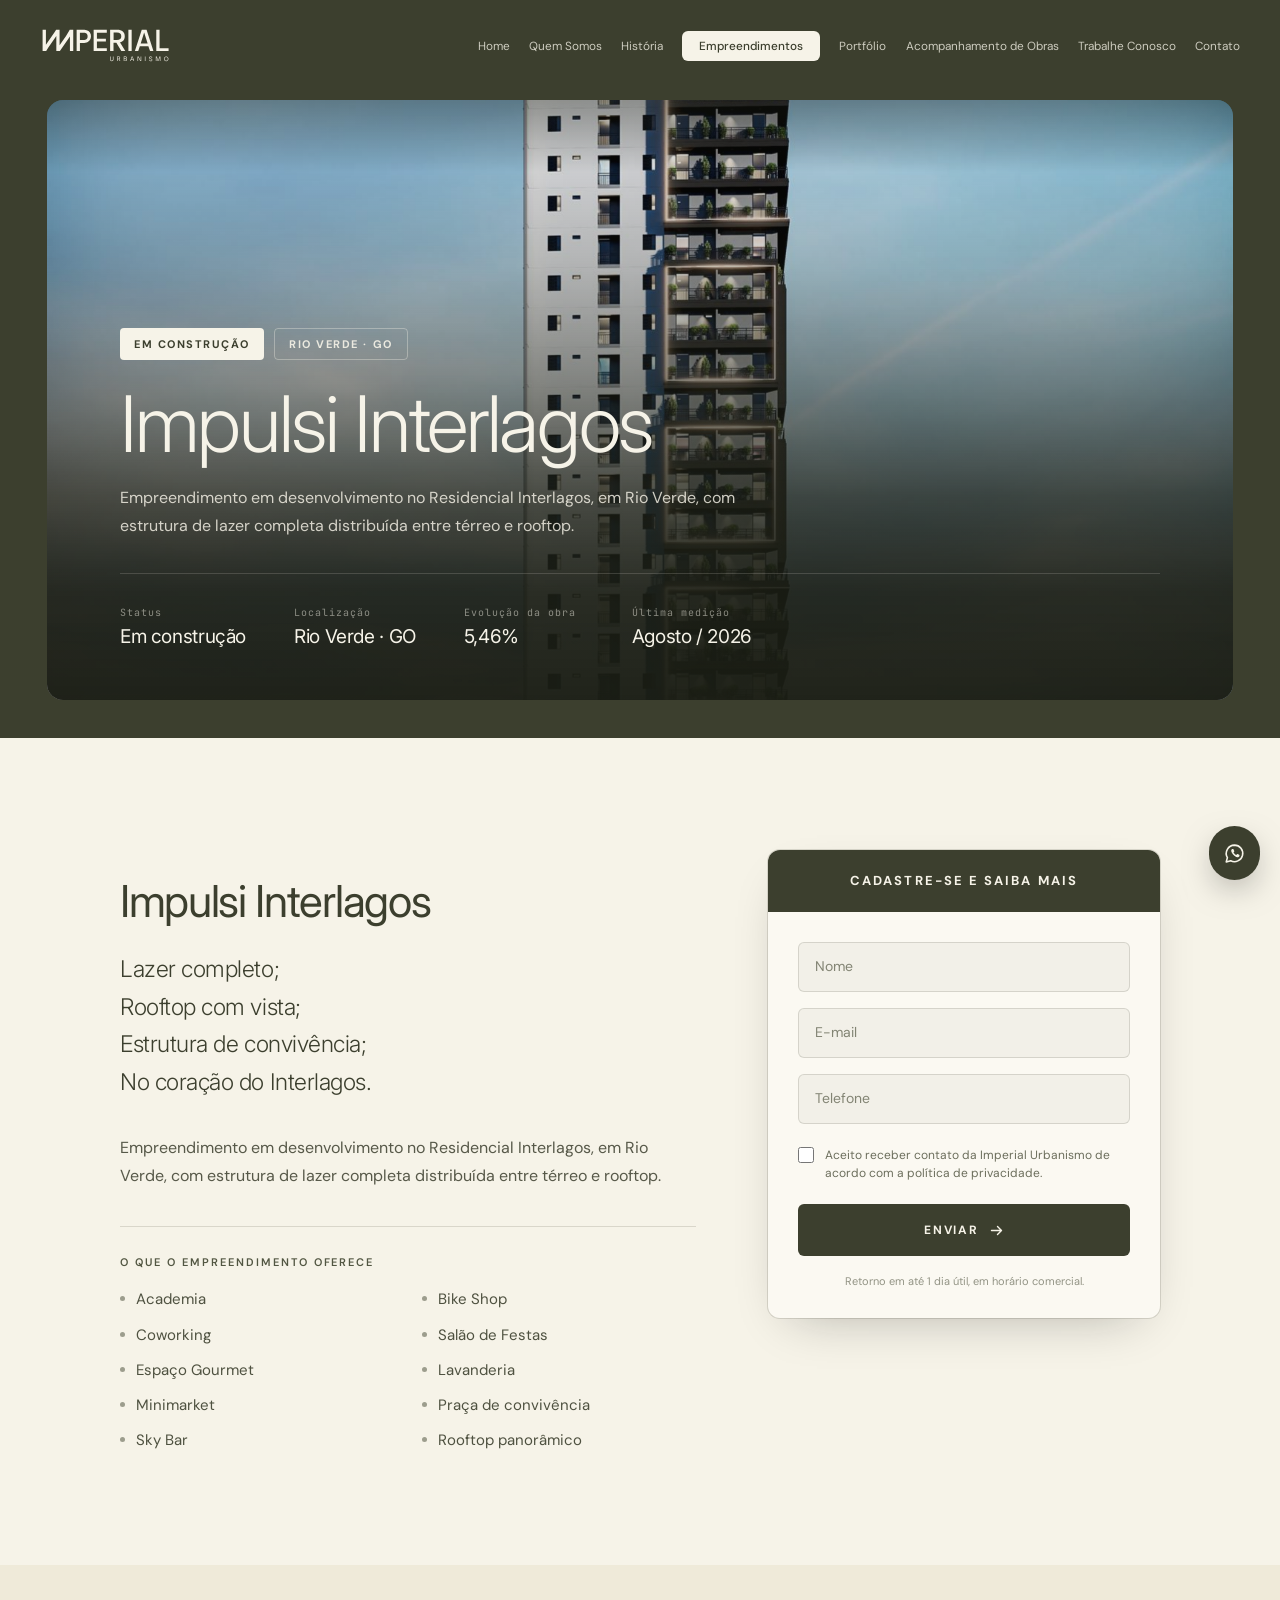
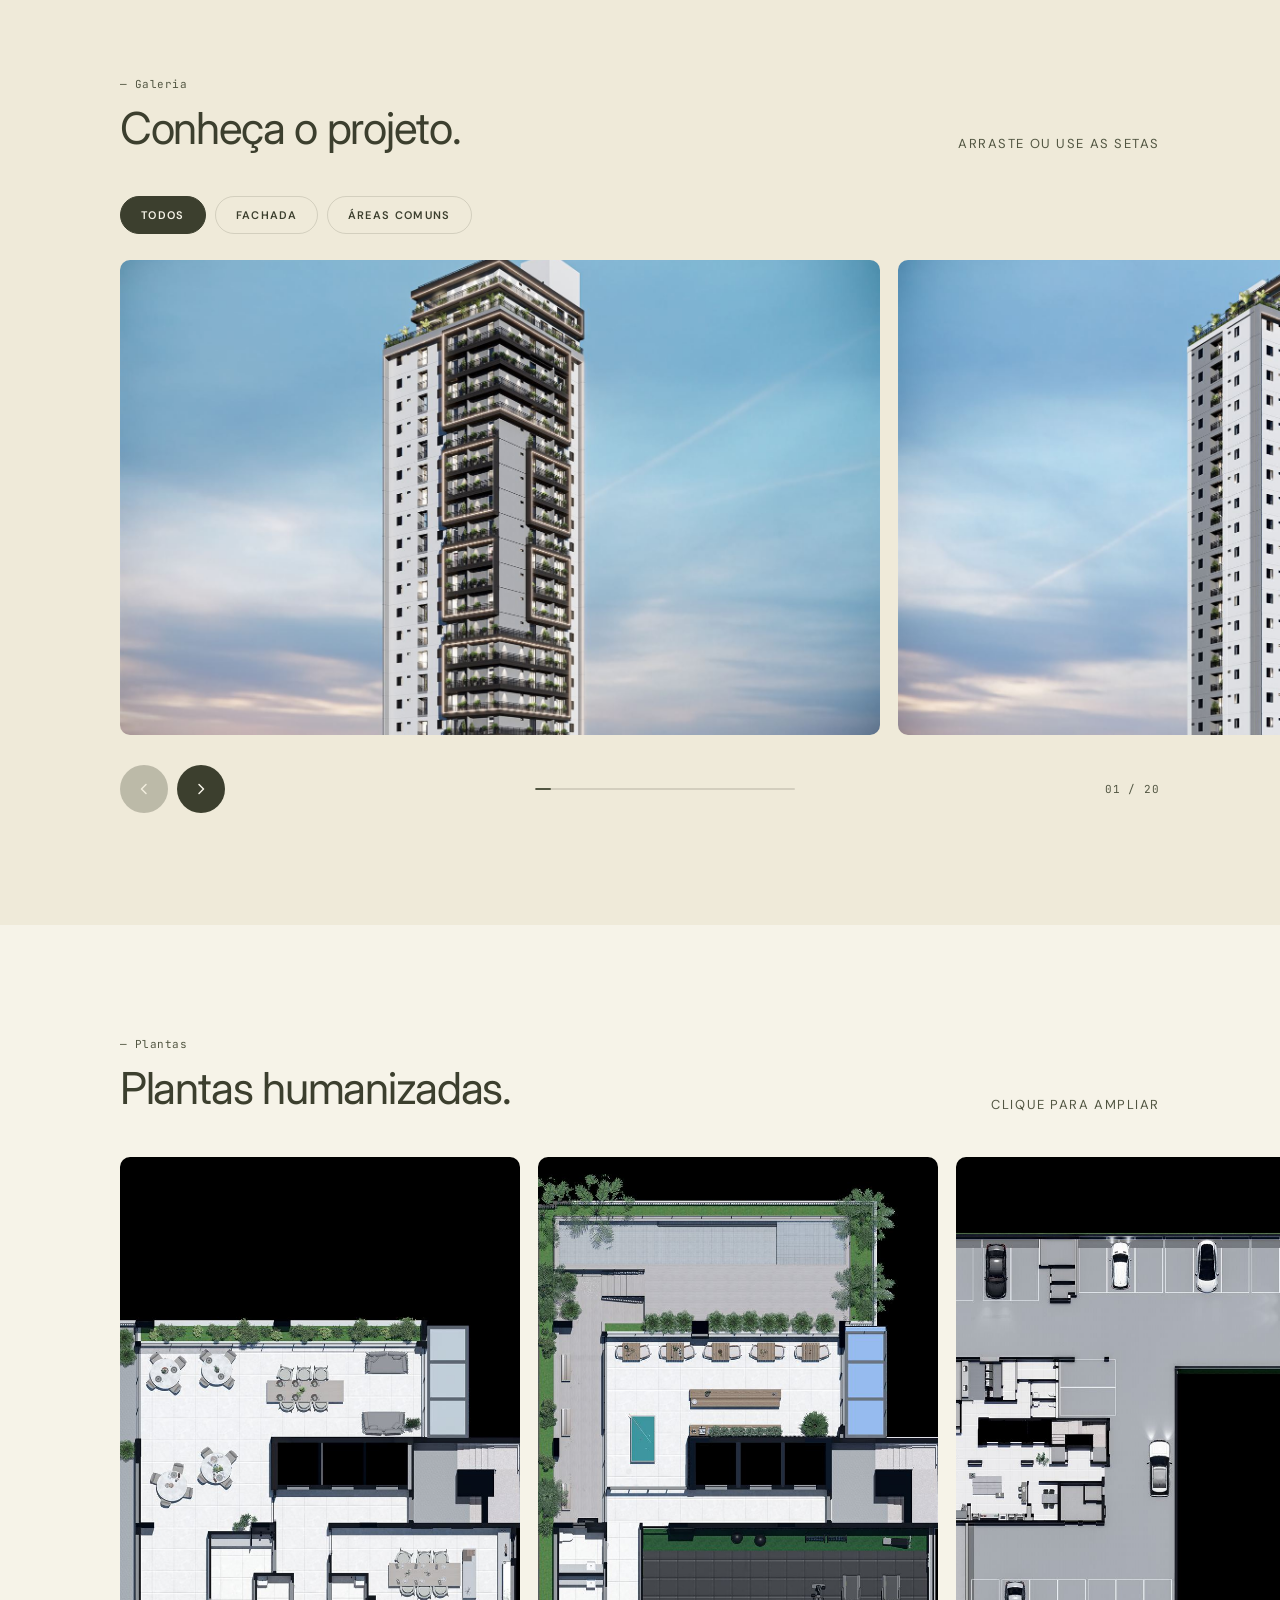
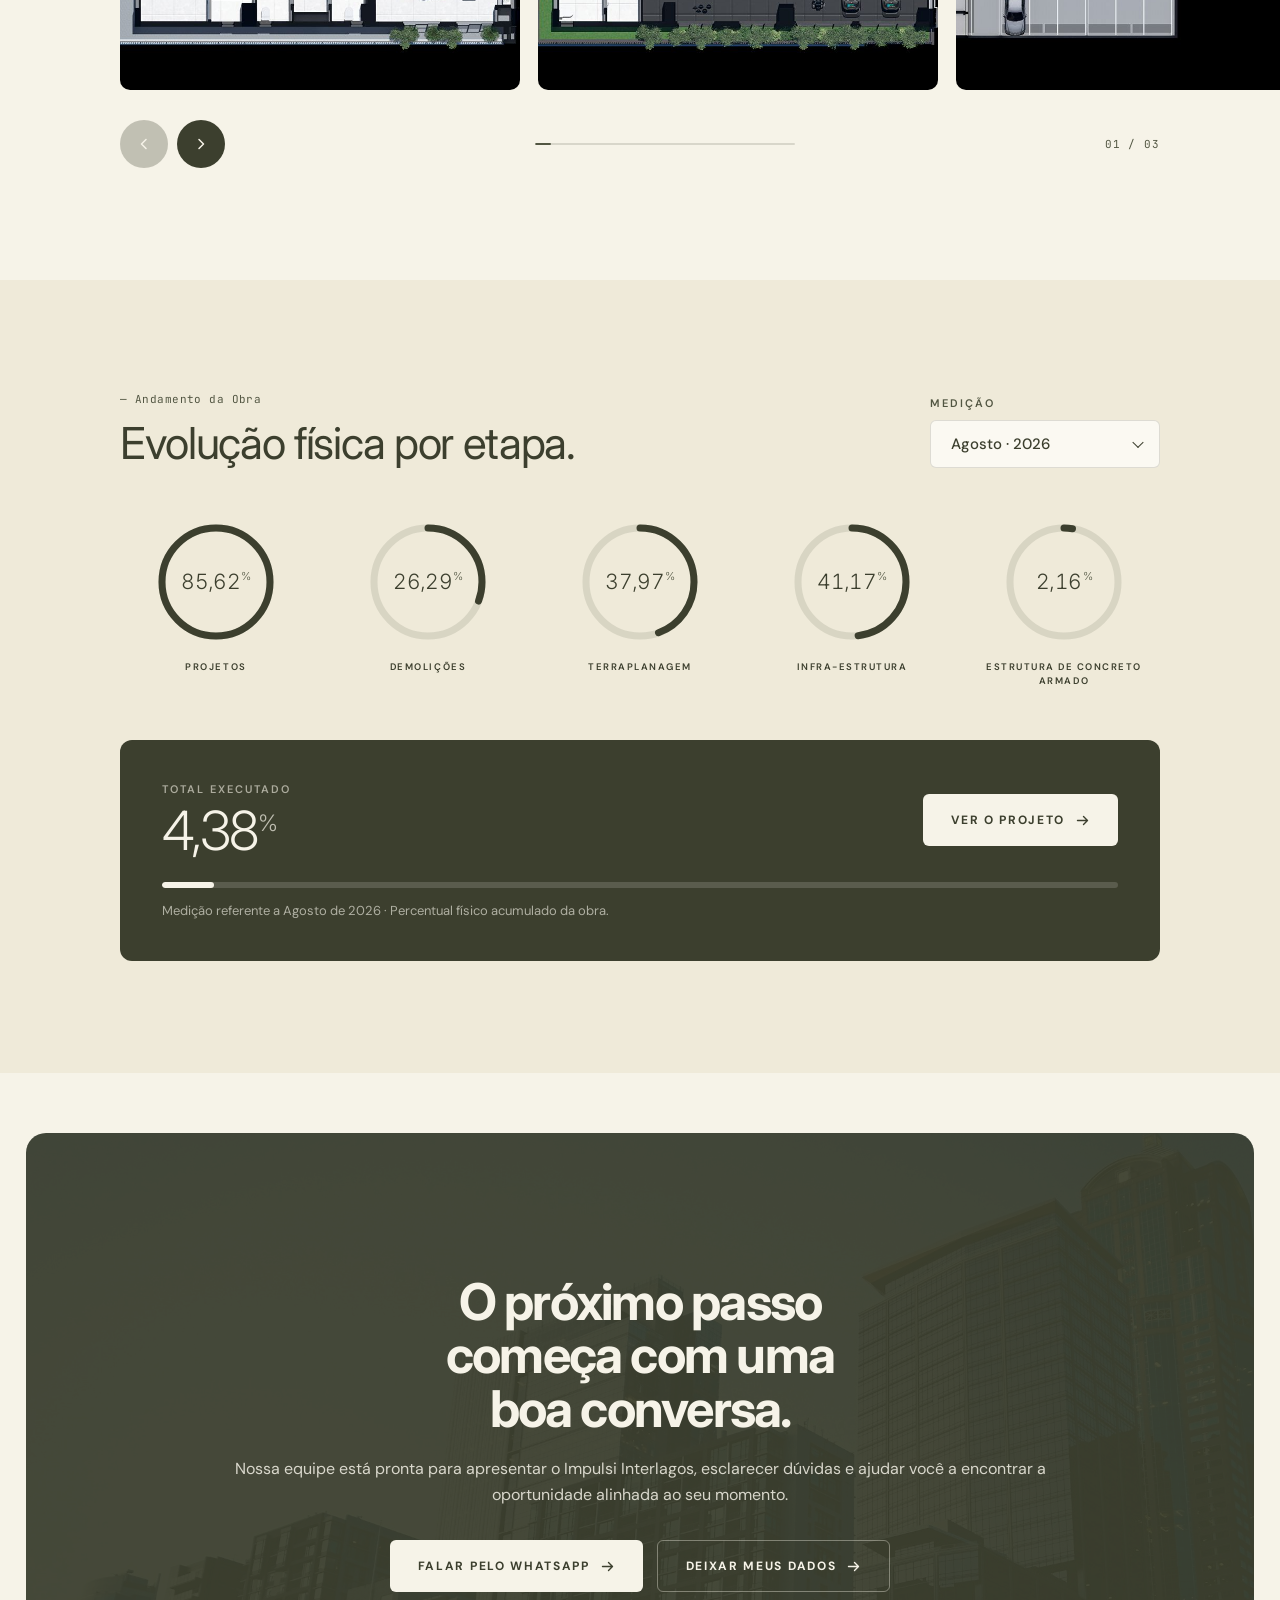
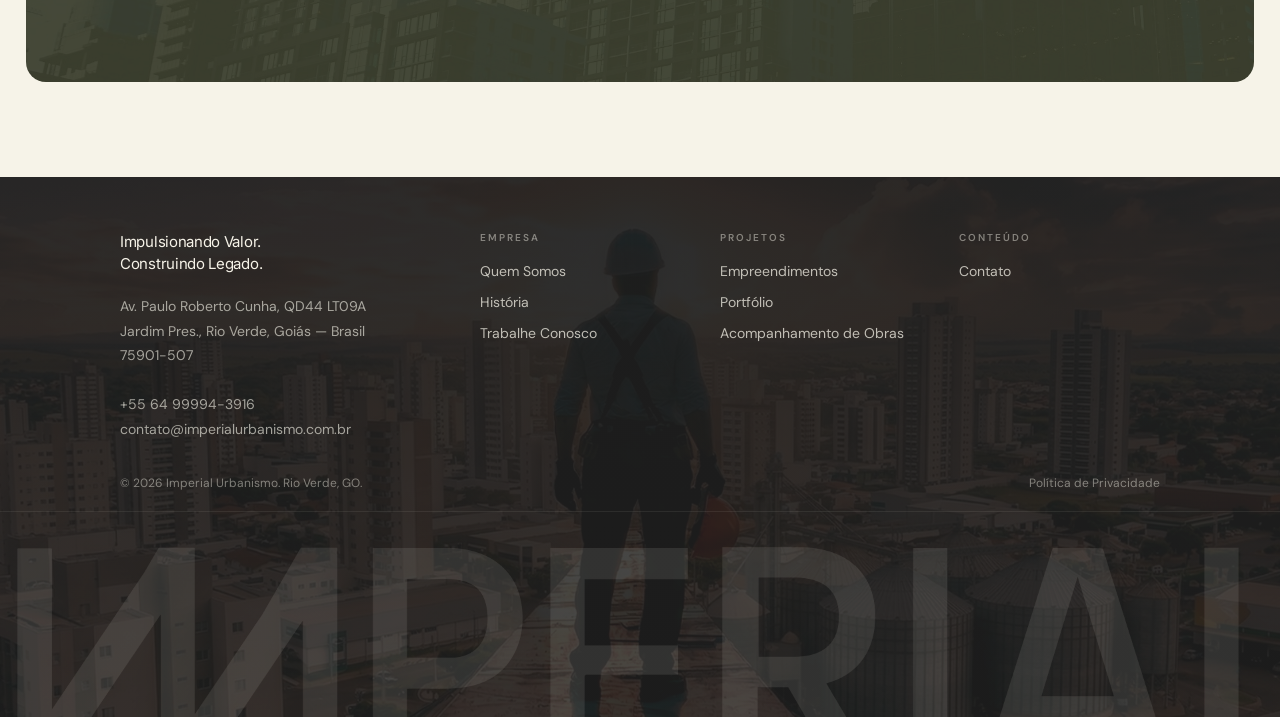
<file: impulsi-interlagos.html>
<!DOCTYPE html>
<html lang="pt-BR">
<head>
<meta charset="utf-8">
<meta name="viewport" content="width=device-width, initial-scale=1, viewport-fit=cover">
<title>Impulsi Interlagos — Imperial Urbanismo</title>
<meta name="description" content="Empreendimento em desenvolvimento no Residencial Interlagos, em Rio Verde, com estrutura de lazer completa distribuída entre térreo e rooftop.">
<link rel="icon" href="assets/img/favicon-32.png" sizes="32x32" type="image/png">
<link rel="icon" href="assets/img/favicon-192.png" sizes="192x192" type="image/png">
<link rel="apple-touch-icon" href="assets/img/apple-touch-icon.png">
<link rel="manifest" href="site.webmanifest">
<meta name="theme-color" content="#3C3F2E">
<link rel="preconnect" href="https://fonts.googleapis.com">
<link rel="preconnect" href="https://fonts.gstatic.com" crossorigin>
<link href="https://fonts.googleapis.com/css2?family=Inter:wght@300;400;500;600&family=DM+Sans:wght@300;400;500;600;700&family=JetBrains+Mono:wght@400;500&display=swap" rel="stylesheet">
<link rel="stylesheet" href="assets/css/site.css?v=2">
</head>
<body>

<!-- ================= NAV ================= -->
<header class="nav">
  <div class="wrap nav__in">
    <a class="nav__logo" href="/" aria-label="Imperial Urbanismo"><img src="assets/img/logo-imperial.svg" alt="Imperial Urbanismo"></a>
    <nav class="nav__links">
      <a href="/">Home</a>
      <a href="/quem-somos">Quem Somos</a>
      <a href="/historia">História</a>
      <a href="/empreendimentos" class="is-active">Empreendimentos</a>
      <a href="/portfolio">Portfólio</a>
      <a href="/acompanhamento-de-obras">Acompanhamento de Obras</a>
      <a href="/trabalhe-conosco">Trabalhe Conosco</a>
      <a href="/contato">Contato</a>
    </nav>
    <button class="nav__burger" aria-label="Menu"><span></span></button>
  </div>
</header>

<!-- ================= HERO ================= -->
<section class="hero">
  <div class="hero__card">
    <div class="hero__bg"><img src="assets/img/interlagos/fachada/dia-frente.jpg" alt="Impulsi Interlagos" fetchpriority="high"></div>
    <div class="hero__scrim"></div>
    <div class="wrap hero__in" data-stagger>
      <div class="hero__chips reveal">
        <span class="chip chip--solid">Em construção</span>
        <span class="chip chip--outline">Rio Verde · GO</span>
      </div>
      <h1 class="reveal">Impulsi Interlagos</h1>
      <p class="lead lead--light hero__lead reveal">Empreendimento em desenvolvimento no Residencial Interlagos, em Rio Verde, com estrutura de lazer completa distribuída entre térreo e rooftop.</p>
      <dl class="hero__specs reveal">
        <div class="hero__spec"><dt>Status</dt><dd>Em construção</dd></div>
        <div class="hero__spec"><dt>Localização</dt><dd>Rio Verde · GO</dd></div>
        <div class="hero__spec"><dt>Evolução da obra</dt><dd>5,46%</dd></div>
        <div class="hero__spec"><dt>Última medição</dt><dd>Agosto / 2026</dd></div>
      </dl>
    </div>
  </div>
</section>

<!-- ================= SOBRE + CADASTRO ================= -->
<section class="sec sec--cream" id="sobre">
  <div class="wrap intro__grid">
    <div data-stagger>
      <p class="eyebrow reveal">— O empreendimento</p>
      <h2 class="h2 reveal" style="margin-top:14px">Impulsi Interlagos</h2>
      <ul class="intro__poem reveal">
        <li>Lazer completo;</li>
        <li>Rooftop com vista;</li>
        <li>Estrutura de convivência;</li>
        <li>No coração do Interlagos.</li>
      </ul>
      <p class="lead reveal" style="margin-bottom:36px">Empreendimento em desenvolvimento no Residencial Interlagos, em Rio Verde, com estrutura de lazer completa distribuída entre térreo e rooftop.</p>
      <div class="intro__feats reveal">
        <h3>O que o empreendimento oferece</h3>
        <ul>
          <li>Academia</li>
          <li>Bike Shop</li>
          <li>Coworking</li>
          <li>Salão de Festas</li>
          <li>Espaço Gourmet</li>
          <li>Lavanderia</li>
          <li>Minimarket</li>
          <li>Praça de convivência</li>
          <li>Sky Bar</li>
          <li>Rooftop panorâmico</li>
        </ul>
      </div>
    </div>

    <aside class="formcard reveal" id="contato">
      <div class="formcard__head"><h3>Cadastre-se e saiba mais</h3></div>
      <div class="formcard__body">
        <form novalidate>
          <div class="field"><input type="text" id="n-interlagos" placeholder=" " required><label for="n-interlagos">Nome</label></div>
          <div class="field"><input type="email" id="e-interlagos" placeholder=" " required><label for="e-interlagos">E-mail</label></div>
          <div class="field"><input type="tel" id="t-interlagos" placeholder=" " required><label for="t-interlagos">Telefone</label></div>
          <label class="check">
            <input type="checkbox" required>
            <span>Aceito receber contato da Imperial Urbanismo de acordo com a <a href="/politica-de-privacidade" target="_blank" rel="noopener">política de privacidade</a>.</span>
          </label>
          <button class="btn btn--dark btn--wide" type="submit">Enviar <svg width="15" height="15" viewBox="0 0 15 15" fill="none" stroke="currentColor" stroke-width="1.4" stroke-linecap="round" stroke-linejoin="round"><path d="M2.5 7.5h10M8.5 3.5l4 4-4 4"/></svg></button>
          <p class="formcard__note">Retorno em até 1 dia útil, em horário comercial.</p>
        </form>
        <div class="formcard__ok">Cadastro recebido. Nossa equipe entrará em contato em breve.</div>
      </div>
    </aside>
  </div>
</section>

<!-- ================= GALERIA ================= -->
<section class="sec sec--cream2" id="galeria">
  <div class="wrap">
    <div class="sec__head reveal">
      <div>
        <p class="eyebrow">— Galeria</p>
        <h2 class="h2">Conheça o projeto.</h2>
      </div>
      <span class="sec__meta">Arraste ou use as setas</span>
    </div>
    <div class="tabs reveal">
          <button class="tab is-active" data-cat="todos">Todos</button>
          <button class="tab" data-cat="fachada">Fachada</button>
          <button class="tab" data-cat="interiores">Áreas comuns</button>
        </div>
        <div class="carousel" id="gal">
          <div class="carousel__viewport">
          <figure class="slide" data-cat="fachada" style="animation-delay:0s">
            <img src="assets/img/interlagos/fachada/dia-direita.jpg" alt="Impulsi Interlagos — Dia Direita" loading="lazy" decoding="async">
            <button class="slide__zoom" aria-label="Ampliar"><svg width="15" height="15" viewBox="0 0 15 15" fill="none" stroke-width="1.4" stroke-linecap="round"><circle cx="6.6" cy="6.6" r="4.4"/><path d="M10 10l3 3M6.6 4.6v4M4.6 6.6h4"/></svg></button>
            <figcaption class="slide__cap">Fachada · Dia Direita</figcaption>
          </figure>
          <figure class="slide" data-cat="fachada" style="animation-delay:0.06s">
            <img src="assets/img/interlagos/fachada/dia-esquerda.jpg" alt="Impulsi Interlagos — Dia Esquerda" loading="lazy" decoding="async">
            <button class="slide__zoom" aria-label="Ampliar"><svg width="15" height="15" viewBox="0 0 15 15" fill="none" stroke-width="1.4" stroke-linecap="round"><circle cx="6.6" cy="6.6" r="4.4"/><path d="M10 10l3 3M6.6 4.6v4M4.6 6.6h4"/></svg></button>
            <figcaption class="slide__cap">Fachada · Dia Esquerda</figcaption>
          </figure>
          <figure class="slide" data-cat="fachada" style="animation-delay:0.12s">
            <img src="assets/img/interlagos/fachada/dia-frente-1.jpg" alt="Impulsi Interlagos — Dia Frente 1" loading="lazy" decoding="async">
            <button class="slide__zoom" aria-label="Ampliar"><svg width="15" height="15" viewBox="0 0 15 15" fill="none" stroke-width="1.4" stroke-linecap="round"><circle cx="6.6" cy="6.6" r="4.4"/><path d="M10 10l3 3M6.6 4.6v4M4.6 6.6h4"/></svg></button>
            <figcaption class="slide__cap">Fachada · Dia Frente 1</figcaption>
          </figure>
          <figure class="slide" data-cat="fachada" style="animation-delay:0.18s">
            <img src="assets/img/interlagos/fachada/dia-frente.jpg" alt="Impulsi Interlagos — Dia Frente" loading="lazy" decoding="async">
            <button class="slide__zoom" aria-label="Ampliar"><svg width="15" height="15" viewBox="0 0 15 15" fill="none" stroke-width="1.4" stroke-linecap="round"><circle cx="6.6" cy="6.6" r="4.4"/><path d="M10 10l3 3M6.6 4.6v4M4.6 6.6h4"/></svg></button>
            <figcaption class="slide__cap">Fachada · Dia Frente</figcaption>
          </figure>
          <figure class="slide" data-cat="fachada" style="animation-delay:0.24s">
            <img src="assets/img/interlagos/fachada/fachada-inclinada-1.jpg" alt="Impulsi Interlagos — Fachada Inclinada 1" loading="lazy" decoding="async">
            <button class="slide__zoom" aria-label="Ampliar"><svg width="15" height="15" viewBox="0 0 15 15" fill="none" stroke-width="1.4" stroke-linecap="round"><circle cx="6.6" cy="6.6" r="4.4"/><path d="M10 10l3 3M6.6 4.6v4M4.6 6.6h4"/></svg></button>
            <figcaption class="slide__cap">Fachada · Fachada Inclinada 1</figcaption>
          </figure>
          <figure class="slide" data-cat="fachada" style="animation-delay:0.3s">
            <img src="assets/img/interlagos/fachada/noite-direita.jpg" alt="Impulsi Interlagos — Noite Direita" loading="lazy" decoding="async">
            <button class="slide__zoom" aria-label="Ampliar"><svg width="15" height="15" viewBox="0 0 15 15" fill="none" stroke-width="1.4" stroke-linecap="round"><circle cx="6.6" cy="6.6" r="4.4"/><path d="M10 10l3 3M6.6 4.6v4M4.6 6.6h4"/></svg></button>
            <figcaption class="slide__cap">Fachada · Noite Direita</figcaption>
          </figure>
          <figure class="slide" data-cat="fachada" style="animation-delay:0.36s">
            <img src="assets/img/interlagos/fachada/noite-esquerda.jpg" alt="Impulsi Interlagos — Noite Esquerda" loading="lazy" decoding="async">
            <button class="slide__zoom" aria-label="Ampliar"><svg width="15" height="15" viewBox="0 0 15 15" fill="none" stroke-width="1.4" stroke-linecap="round"><circle cx="6.6" cy="6.6" r="4.4"/><path d="M10 10l3 3M6.6 4.6v4M4.6 6.6h4"/></svg></button>
            <figcaption class="slide__cap">Fachada · Noite Esquerda</figcaption>
          </figure>
          <figure class="slide" data-cat="fachada" style="animation-delay:0.42s">
            <img src="assets/img/interlagos/fachada/noite-frente-1.jpg" alt="Impulsi Interlagos — Noite Frente 1" loading="lazy" decoding="async">
            <button class="slide__zoom" aria-label="Ampliar"><svg width="15" height="15" viewBox="0 0 15 15" fill="none" stroke-width="1.4" stroke-linecap="round"><circle cx="6.6" cy="6.6" r="4.4"/><path d="M10 10l3 3M6.6 4.6v4M4.6 6.6h4"/></svg></button>
            <figcaption class="slide__cap">Fachada · Noite Frente 1</figcaption>
          </figure>
          <figure class="slide" data-cat="fachada" style="animation-delay:0s">
            <img src="assets/img/interlagos/fachada/noite-frente.jpg" alt="Impulsi Interlagos — Noite Frente" loading="lazy" decoding="async">
            <button class="slide__zoom" aria-label="Ampliar"><svg width="15" height="15" viewBox="0 0 15 15" fill="none" stroke-width="1.4" stroke-linecap="round"><circle cx="6.6" cy="6.6" r="4.4"/><path d="M10 10l3 3M6.6 4.6v4M4.6 6.6h4"/></svg></button>
            <figcaption class="slide__cap">Fachada · Noite Frente</figcaption>
          </figure>
          <figure class="slide" data-cat="fachada" style="animation-delay:0.06s">
            <img src="assets/img/interlagos/fachada/pan-rooftop.jpg" alt="Impulsi Interlagos — Panorâmica Rooftop" loading="lazy" decoding="async">
            <button class="slide__zoom" aria-label="Ampliar"><svg width="15" height="15" viewBox="0 0 15 15" fill="none" stroke-width="1.4" stroke-linecap="round"><circle cx="6.6" cy="6.6" r="4.4"/><path d="M10 10l3 3M6.6 4.6v4M4.6 6.6h4"/></svg></button>
            <figcaption class="slide__cap">Fachada · Panorâmica Rooftop</figcaption>
          </figure>
          <figure class="slide" data-cat="interiores" style="animation-delay:0s">
            <img src="assets/img/interlagos/interiores/academia.jpg" alt="Impulsi Interlagos — Academia" loading="lazy" decoding="async">
            <button class="slide__zoom" aria-label="Ampliar"><svg width="15" height="15" viewBox="0 0 15 15" fill="none" stroke-width="1.4" stroke-linecap="round"><circle cx="6.6" cy="6.6" r="4.4"/><path d="M10 10l3 3M6.6 4.6v4M4.6 6.6h4"/></svg></button>
            <figcaption class="slide__cap">Áreas comuns · Academia</figcaption>
          </figure>
          <figure class="slide" data-cat="interiores" style="animation-delay:0.06s">
            <img src="assets/img/interlagos/interiores/bikeshop-3x.jpg" alt="Impulsi Interlagos — Bike Shop 3x" loading="lazy" decoding="async">
            <button class="slide__zoom" aria-label="Ampliar"><svg width="15" height="15" viewBox="0 0 15 15" fill="none" stroke-width="1.4" stroke-linecap="round"><circle cx="6.6" cy="6.6" r="4.4"/><path d="M10 10l3 3M6.6 4.6v4M4.6 6.6h4"/></svg></button>
            <figcaption class="slide__cap">Áreas comuns · Bike Shop 3x</figcaption>
          </figure>
          <figure class="slide" data-cat="interiores" style="animation-delay:0.12s">
            <img src="assets/img/interlagos/interiores/coworking.jpg" alt="Impulsi Interlagos — Coworking" loading="lazy" decoding="async">
            <button class="slide__zoom" aria-label="Ampliar"><svg width="15" height="15" viewBox="0 0 15 15" fill="none" stroke-width="1.4" stroke-linecap="round"><circle cx="6.6" cy="6.6" r="4.4"/><path d="M10 10l3 3M6.6 4.6v4M4.6 6.6h4"/></svg></button>
            <figcaption class="slide__cap">Áreas comuns · Coworking</figcaption>
          </figure>
          <figure class="slide" data-cat="interiores" style="animation-delay:0.18s">
            <img src="assets/img/interlagos/interiores/cubo-pan-interna.jpg" alt="Impulsi Interlagos — Cubo Panorâmica Interna" loading="lazy" decoding="async">
            <button class="slide__zoom" aria-label="Ampliar"><svg width="15" height="15" viewBox="0 0 15 15" fill="none" stroke-width="1.4" stroke-linecap="round"><circle cx="6.6" cy="6.6" r="4.4"/><path d="M10 10l3 3M6.6 4.6v4M4.6 6.6h4"/></svg></button>
            <figcaption class="slide__cap">Áreas comuns · Cubo Panorâmica Interna</figcaption>
          </figure>
          <figure class="slide" data-cat="interiores" style="animation-delay:0.24s">
            <img src="assets/img/interlagos/interiores/festas.jpg" alt="Impulsi Interlagos — Festas" loading="lazy" decoding="async">
            <button class="slide__zoom" aria-label="Ampliar"><svg width="15" height="15" viewBox="0 0 15 15" fill="none" stroke-width="1.4" stroke-linecap="round"><circle cx="6.6" cy="6.6" r="4.4"/><path d="M10 10l3 3M6.6 4.6v4M4.6 6.6h4"/></svg></button>
            <figcaption class="slide__cap">Áreas comuns · Festas</figcaption>
          </figure>
          <figure class="slide" data-cat="interiores" style="animation-delay:0.3s">
            <img src="assets/img/interlagos/interiores/gourmet.jpg" alt="Impulsi Interlagos — Gourmet" loading="lazy" decoding="async">
            <button class="slide__zoom" aria-label="Ampliar"><svg width="15" height="15" viewBox="0 0 15 15" fill="none" stroke-width="1.4" stroke-linecap="round"><circle cx="6.6" cy="6.6" r="4.4"/><path d="M10 10l3 3M6.6 4.6v4M4.6 6.6h4"/></svg></button>
            <figcaption class="slide__cap">Áreas comuns · Gourmet</figcaption>
          </figure>
          <figure class="slide" data-cat="interiores" style="animation-delay:0.36s">
            <img src="assets/img/interlagos/interiores/laundry.jpg" alt="Impulsi Interlagos — Lavanderia" loading="lazy" decoding="async">
            <button class="slide__zoom" aria-label="Ampliar"><svg width="15" height="15" viewBox="0 0 15 15" fill="none" stroke-width="1.4" stroke-linecap="round"><circle cx="6.6" cy="6.6" r="4.4"/><path d="M10 10l3 3M6.6 4.6v4M4.6 6.6h4"/></svg></button>
            <figcaption class="slide__cap">Áreas comuns · Lavanderia</figcaption>
          </figure>
          <figure class="slide" data-cat="interiores" style="animation-delay:0.42s">
            <img src="assets/img/interlagos/interiores/minimarket.jpg" alt="Impulsi Interlagos — Minimarket" loading="lazy" decoding="async">
            <button class="slide__zoom" aria-label="Ampliar"><svg width="15" height="15" viewBox="0 0 15 15" fill="none" stroke-width="1.4" stroke-linecap="round"><circle cx="6.6" cy="6.6" r="4.4"/><path d="M10 10l3 3M6.6 4.6v4M4.6 6.6h4"/></svg></button>
            <figcaption class="slide__cap">Áreas comuns · Minimarket</figcaption>
          </figure>
          <figure class="slide" data-cat="interiores" style="animation-delay:0s">
            <img src="assets/img/interlagos/interiores/praca.jpg" alt="Impulsi Interlagos — Praça" loading="lazy" decoding="async">
            <button class="slide__zoom" aria-label="Ampliar"><svg width="15" height="15" viewBox="0 0 15 15" fill="none" stroke-width="1.4" stroke-linecap="round"><circle cx="6.6" cy="6.6" r="4.4"/><path d="M10 10l3 3M6.6 4.6v4M4.6 6.6h4"/></svg></button>
            <figcaption class="slide__cap">Áreas comuns · Praça</figcaption>
          </figure>
          <figure class="slide" data-cat="interiores" style="animation-delay:0.06s">
            <img src="assets/img/interlagos/interiores/skybar.jpg" alt="Impulsi Interlagos — Sky Bar" loading="lazy" decoding="async">
            <button class="slide__zoom" aria-label="Ampliar"><svg width="15" height="15" viewBox="0 0 15 15" fill="none" stroke-width="1.4" stroke-linecap="round"><circle cx="6.6" cy="6.6" r="4.4"/><path d="M10 10l3 3M6.6 4.6v4M4.6 6.6h4"/></svg></button>
            <figcaption class="slide__cap">Áreas comuns · Sky Bar</figcaption>
          </figure>
          </div>
          <div class="carousel__nav reveal">
            <div class="carousel__arrows">
              <button class="arrow" data-prev aria-label="Anterior"><svg width="16" height="16" viewBox="0 0 16 16" fill="none" stroke-width="1.5" stroke-linecap="round" stroke-linejoin="round"><path d="M10 3.5 5.5 8l4.5 4.5"/></svg></button>
              <button class="arrow" data-next aria-label="Próximo"><svg width="16" height="16" viewBox="0 0 16 16" fill="none" stroke-width="1.5" stroke-linecap="round" stroke-linejoin="round"><path d="M6 3.5 10.5 8 6 12.5"/></svg></button>
            </div>
            <div class="progressbar"><i></i></div>
            <span class="carousel__count">01 / 20</span>
          </div>
        </div>
  </div>
</section>

<!-- ================= PLANTAS ================= -->
<section class="sec sec--cream" id="plantas">
  <div class="wrap">
    <div class="sec__head reveal">
      <div>
        <p class="eyebrow">— Plantas</p>
        <h2 class="h2">Plantas humanizadas.</h2>
      </div>
      <span class="sec__meta">Clique para ampliar</span>
    </div>
    
        <div class="carousel" id="plt">
          <div class="carousel__viewport">
          <figure class="slide slide--tall" data-cat="plantas" style="animation-delay:0s">
            <img src="assets/img/interlagos/plantas/humanizada-rooftop-1.jpg" alt="Impulsi Interlagos — Humanizada Rooftop 1" loading="lazy" decoding="async">
            <button class="slide__zoom" aria-label="Ampliar"><svg width="15" height="15" viewBox="0 0 15 15" fill="none" stroke-width="1.4" stroke-linecap="round"><circle cx="6.6" cy="6.6" r="4.4"/><path d="M10 10l3 3M6.6 4.6v4M4.6 6.6h4"/></svg></button>
            <figcaption class="slide__cap">Plantas · Humanizada Rooftop 1</figcaption>
          </figure>
          <figure class="slide slide--tall" data-cat="plantas" style="animation-delay:0.06s">
            <img src="assets/img/interlagos/plantas/humanizada-rooftop-2.jpg" alt="Impulsi Interlagos — Humanizada Rooftop 2" loading="lazy" decoding="async">
            <button class="slide__zoom" aria-label="Ampliar"><svg width="15" height="15" viewBox="0 0 15 15" fill="none" stroke-width="1.4" stroke-linecap="round"><circle cx="6.6" cy="6.6" r="4.4"/><path d="M10 10l3 3M6.6 4.6v4M4.6 6.6h4"/></svg></button>
            <figcaption class="slide__cap">Plantas · Humanizada Rooftop 2</figcaption>
          </figure>
          <figure class="slide slide--tall" data-cat="plantas" style="animation-delay:0.12s">
            <img src="assets/img/interlagos/plantas/humanizada-terreo.jpg" alt="Impulsi Interlagos — Humanizada Térreo" loading="lazy" decoding="async">
            <button class="slide__zoom" aria-label="Ampliar"><svg width="15" height="15" viewBox="0 0 15 15" fill="none" stroke-width="1.4" stroke-linecap="round"><circle cx="6.6" cy="6.6" r="4.4"/><path d="M10 10l3 3M6.6 4.6v4M4.6 6.6h4"/></svg></button>
            <figcaption class="slide__cap">Plantas · Humanizada Térreo</figcaption>
          </figure>
          </div>
          <div class="carousel__nav reveal">
            <div class="carousel__arrows">
              <button class="arrow" data-prev aria-label="Anterior"><svg width="16" height="16" viewBox="0 0 16 16" fill="none" stroke-width="1.5" stroke-linecap="round" stroke-linejoin="round"><path d="M10 3.5 5.5 8l4.5 4.5"/></svg></button>
              <button class="arrow" data-next aria-label="Próximo"><svg width="16" height="16" viewBox="0 0 16 16" fill="none" stroke-width="1.5" stroke-linecap="round" stroke-linejoin="round"><path d="M6 3.5 10.5 8 6 12.5"/></svg></button>
            </div>
            <div class="progressbar"><i></i></div>
            <span class="carousel__count">01 / 03</span>
          </div>
        </div>
  </div>
</section>

<!-- ================= ANDAMENTO ================= -->
<section class="sec sec--cream2" id="obra">
  <div class="wrap">
    <div class="andamento__top reveal">
      <div>
        <p class="eyebrow">— Andamento da Obra</p>
        <h2 class="h2" style="margin-top:14px">Evolução física por etapa.</h2>
      </div>
      <div>
        <p class="label" style="margin-bottom:10px">Medição</p>
        <div class="select"><select id="medicao" aria-label="Selecionar medição"></select></div>
      </div>
    </div>

    <div class="rings" id="rings"></div>

    <div class="total reveal">
      <div class="total__row">
        <div>
          <p class="label label--light" style="margin-bottom:8px">Total executado</p>
          <p class="total__num" id="totalNum">0<sup>%</sup></p>
        </div>
        <a class="btn btn--cream" href="#galeria">Ver o projeto <svg width="15" height="15" viewBox="0 0 15 15" fill="none" stroke="currentColor" stroke-width="1.4" stroke-linecap="round" stroke-linejoin="round"><path d="M2.5 7.5h10M8.5 3.5l4 4-4 4"/></svg></a>
      </div>
      <div class="total__track"><i id="totalBar"></i></div>
      <p class="total__cap" id="totalCap"></p>
    </div>
  </div>
</section>

<!-- ================= CTA FINAL (mesmo box da Home) ================= -->
<section class="hcta" id="fale">
  <div class="hcta__card">
    <div class="hcta__bg"><img src="assets/img/home/cta-bg.jpg" alt="" aria-hidden="true" loading="lazy"></div>
    <div class="hcta__in" data-stagger>
      <p class="hcta__eyebrow reveal"><i></i><span>Fale com a Imperial</span><i></i></p>
      <h2 class="reveal">O próximo passo<br>começa com uma<br>boa conversa.</h2>
      <p class="reveal">Nossa equipe está pronta para apresentar o Impulsi Interlagos, esclarecer dúvidas e ajudar você a encontrar a oportunidade alinhada ao seu momento.</p>
      <div class="ctafinal__btns reveal">
        <a class="btn btn--cream" href="https://wa.me/5564999943916?text=Ol%C3%A1%21%20Vim%20pelo%20site%20e%20gostaria%20de%20saber%20mais%20sobre%20o%20Impulsi%20Interlagos." target="_blank" rel="noopener">Falar pelo WhatsApp <svg width="15" height="15" viewBox="0 0 15 15" fill="none" stroke="currentColor" stroke-width="1.4" stroke-linecap="round" stroke-linejoin="round"><path d="M2.5 7.5h10M8.5 3.5l4 4-4 4"/></svg></a>
        <a class="btn btn--ghost-light" href="#contato">Deixar meus dados <svg width="15" height="15" viewBox="0 0 15 15" fill="none" stroke="currentColor" stroke-width="1.4" stroke-linecap="round" stroke-linejoin="round"><path d="M2.5 7.5h10M8.5 3.5l4 4-4 4"/></svg></a>
      </div>
    </div>
  </div>
</section>

<!-- ================= FOOTER (igual ao da Home) ================= -->
<footer class="hfoot">
  <div class="hfoot__photo"><img src="assets/img/home/footer-bg.jpg" alt="" aria-hidden="true" loading="lazy"></div>
  <div class="hfoot__word"><img src="assets/img/home/wordmark.png" alt="" aria-hidden="true" loading="lazy"></div>
  <div class="wrap hfoot__in">
    <div class="hfoot__grid">
      <div>
        <p class="hfoot__tag">Impulsionando Valor.<br>Construindo Legado.</p>
        <p class="hfoot__addr">
          Av. Paulo Roberto Cunha, QD44 LT09A<br>
          Jardim Pres., Rio Verde, Goiás — Brasil<br>
          75901-507<br><br>
          <a href="tel:+5564999943916">+55 64 99994-3916</a><br>
          <a href="mailto:contato@imperialurbanismo.com.br">contato@imperialurbanismo.com.br</a>
        </p>
      </div>
      <div>
        <h4>Empresa</h4>
        <ul><li><a href="/quem-somos">Quem Somos</a></li><li><a href="/historia">História</a></li><li><a href="/trabalhe-conosco">Trabalhe Conosco</a></li></ul>
      </div>
      <div>
        <h4>Projetos</h4>
        <ul><li><a href="/empreendimentos">Empreendimentos</a></li><li><a href="/portfolio">Portfólio</a></li><li><a href="/acompanhamento-de-obras">Acompanhamento de Obras</a></li></ul>
      </div>
      <div>
        <h4>Conteúdo</h4>
        <ul><li><a href="/contato">Contato</a></li></ul>
      </div>
    </div>
    <div class="hfoot__bar">
      <span>© 2026 Imperial Urbanismo. Rio Verde, GO.</span>
      <a href="/politica-de-privacidade">Política de Privacidade</a>
    </div>
  </div>
  <div class="hfoot__rule"></div>
  <div class="hfoot__space"></div>
</footer>

<!-- ================= LIGHTBOX ================= -->
<div class="lightbox" id="lightbox" role="dialog" aria-modal="true" aria-label="Galeria ampliada">
  <button class="lightbox__close" aria-label="Fechar"><svg width="18" height="18" viewBox="0 0 18 18" fill="none" stroke-width="1.5" stroke-linecap="round"><path d="M4 4l10 10M14 4L4 14"/></svg></button>
  <button class="lightbox__prev" aria-label="Anterior"><svg width="16" height="16" viewBox="0 0 16 16" fill="none" stroke-width="1.5" stroke-linecap="round" stroke-linejoin="round"><path d="M10 3.5 5.5 8l4.5 4.5"/></svg></button>
  <img class="lightbox__img" alt="">
  <button class="lightbox__next" aria-label="Próximo"><svg width="16" height="16" viewBox="0 0 16 16" fill="none" stroke-width="1.5" stroke-linecap="round" stroke-linejoin="round"><path d="M6 3.5 10.5 8 6 12.5"/></svg></button>
  <p class="lightbox__cap"></p>
</div>

<a class="wa" href="https://wa.me/5564999943916?text=Ol%C3%A1%21%20Vim%20pelo%20site%20e%20gostaria%20de%20saber%20mais%20sobre%20o%20Impulsi%20Interlagos." target="_blank" rel="noopener" aria-label="Falar pelo WhatsApp">
  <svg width="21" height="21" viewBox="0 0 16 16" fill="none"><path d="M8 1.6a6.3 6.3 0 0 0-5.4 9.5L1.7 14.4l3.4-.9A6.3 6.3 0 1 0 8 1.6Z" stroke="currentColor" stroke-width="1.2" stroke-linejoin="round"/><path d="M5.9 5c.2-.4.4-.4.6-.4h.4c.1 0 .3 0 .4.3l.5 1.2c.1.2 0 .4-.1.5l-.3.3c-.1.1-.2.2-.1.4.2.4.6.9 1 1.2.4.3.7.4.9.5.2 0 .3 0 .4-.1l.4-.4c.1-.2.3-.1.4-.1l1.1.6c.2.1.3.2.3.3 0 .2 0 .6-.2.9-.2.3-.8.6-1.1.6-.6 0-1.4-.2-2.6-1.1a7 7 0 0 1-2-2.5c-.3-.6-.4-1.1-.4-1.5 0-.4.2-.6.3-.7Z" fill="currentColor"/></svg><span>Falar pelo WhatsApp</span>
</a>

<script>window.OBRA = {"meses":[{"label":"Agosto · 2026","total":5.46,"cap":"Medição referente a Agosto de 2026 · Percentual físico acumulado da obra.","etapas":[{"n":"Projetos","v":100},{"n":"Demolições","v":30.7},{"n":"Terraplanagem","v":44.35},{"n":"Infra-estrutura","v":48.09},{"n":"Estrutura de Concreto Armado","v":2.52}]}]};</script>
<script src="assets/js/site.js?v=2" defer></script>
</body>
</html>
</file>
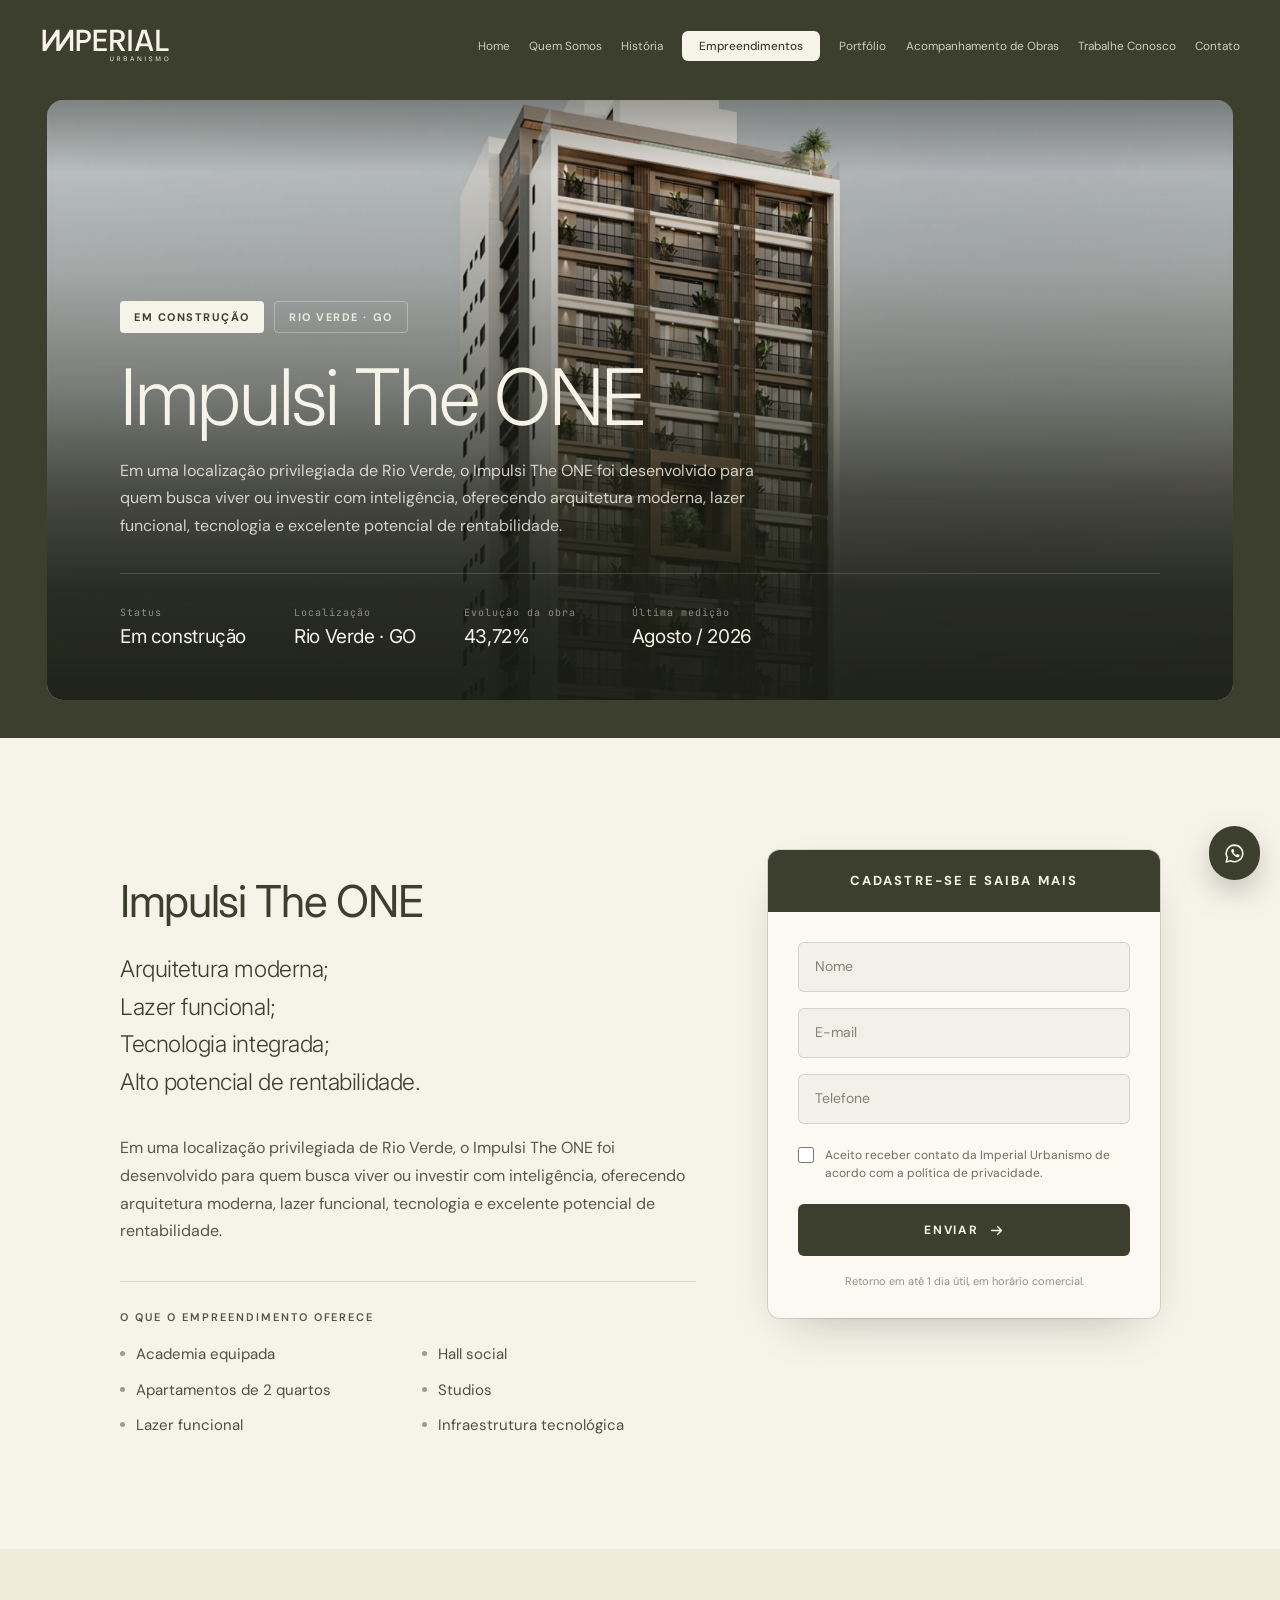
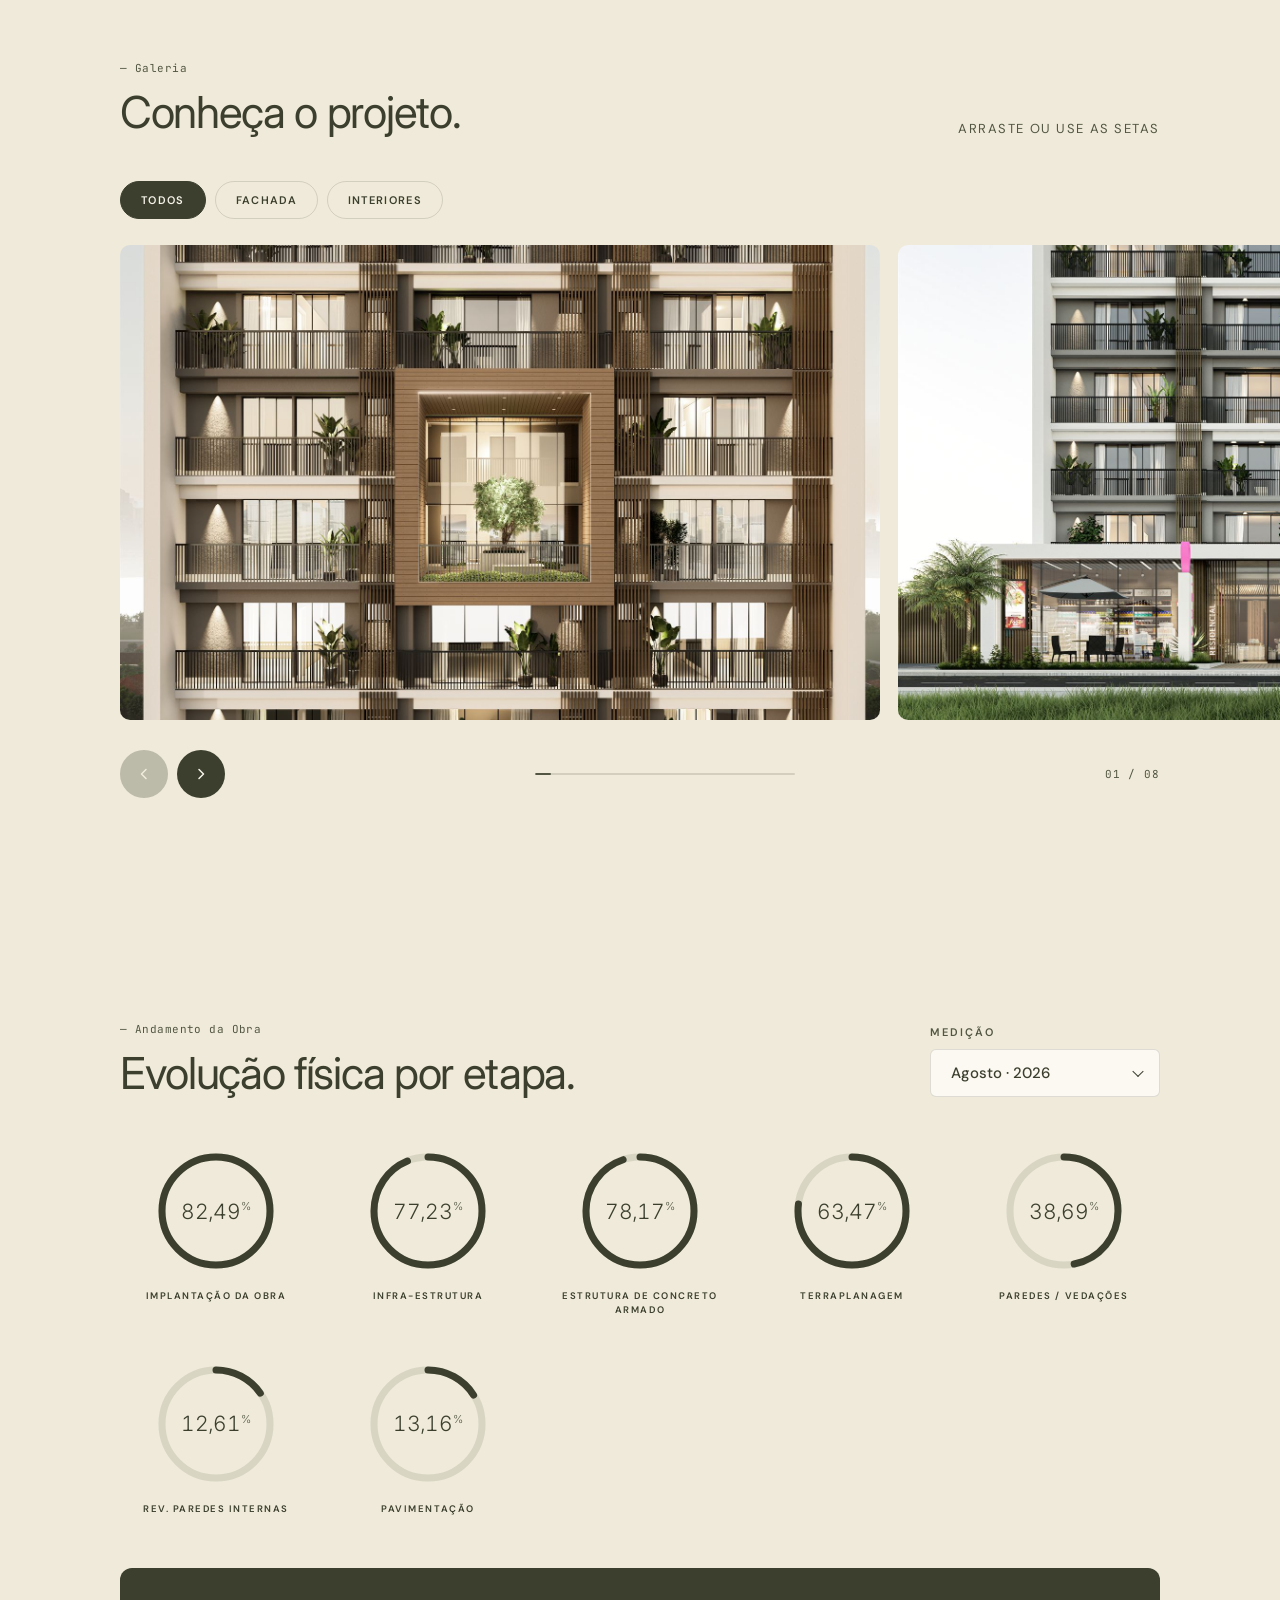
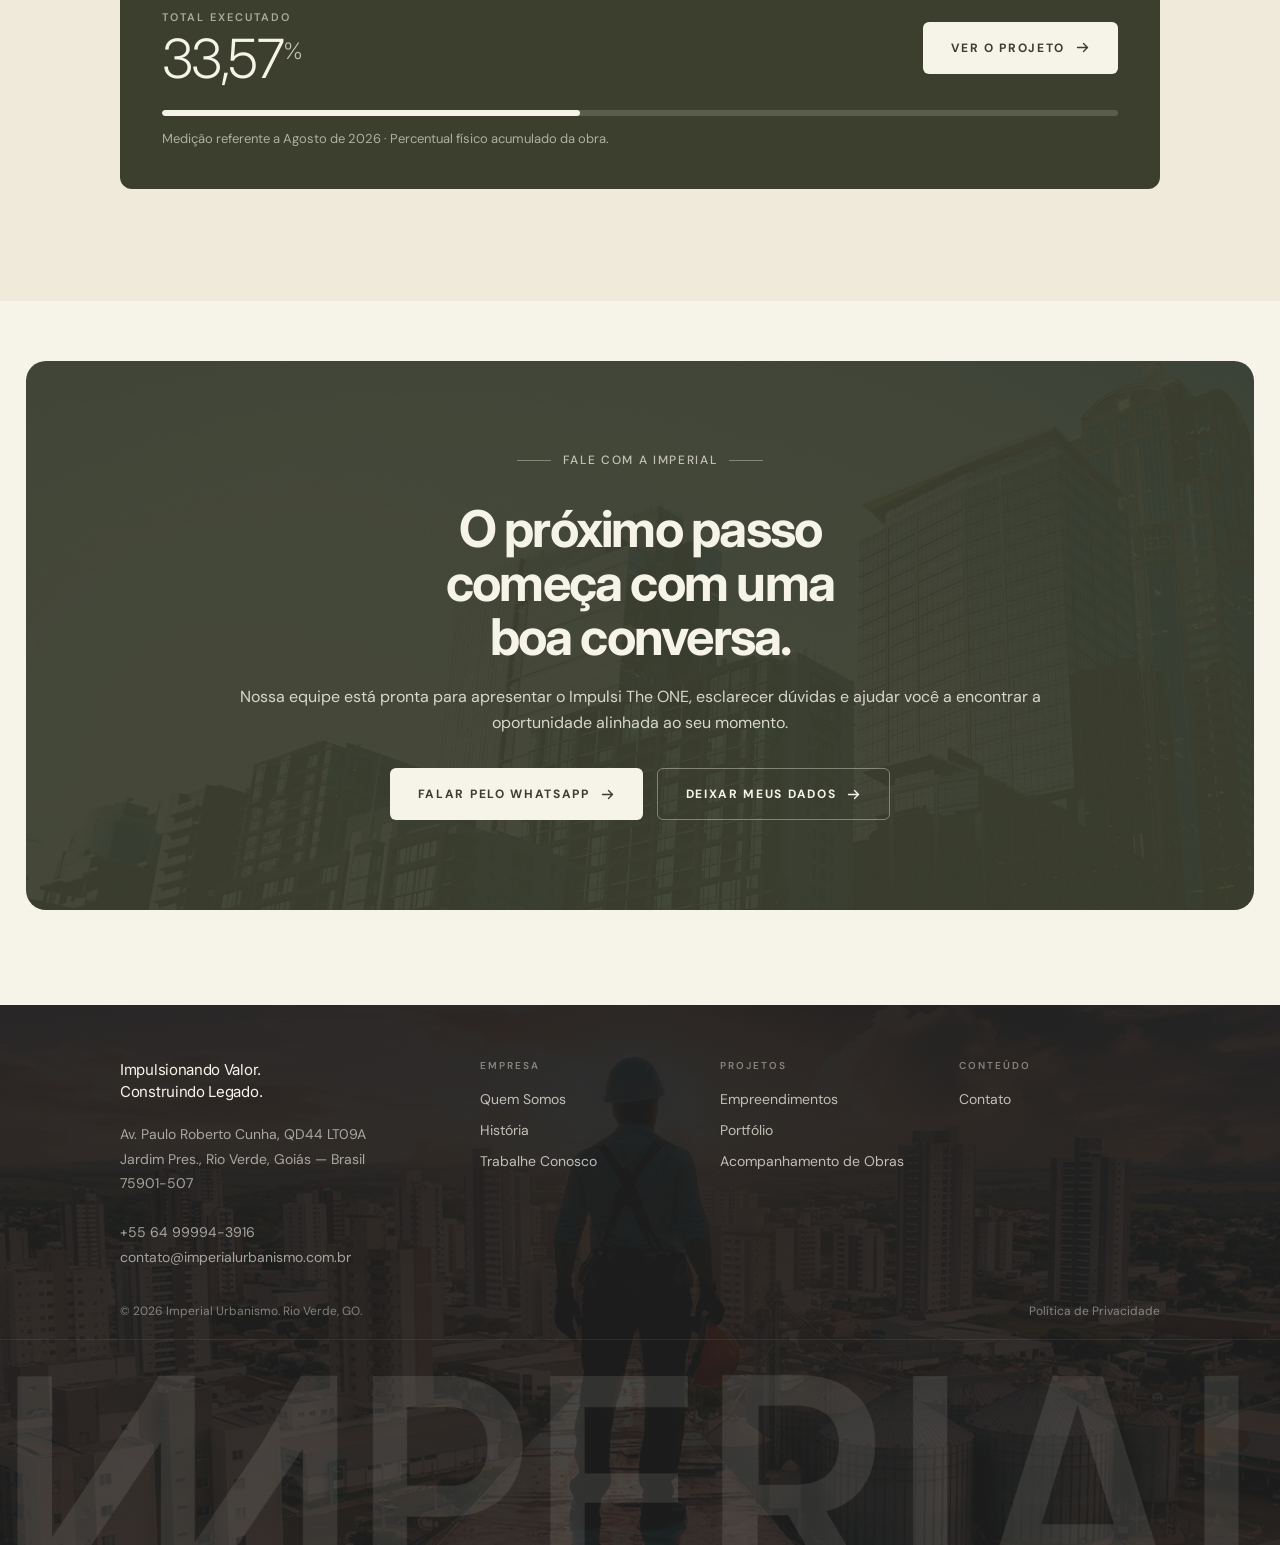
<file: impulsi-the-one.html>
<!DOCTYPE html>
<html lang="pt-BR">
<head>
<meta charset="utf-8">
<meta name="viewport" content="width=device-width, initial-scale=1, viewport-fit=cover">
<title>Impulsi The ONE — Imperial Urbanismo</title>
<meta name="description" content="Em uma localização privilegiada de Rio Verde, o Impulsi The ONE foi desenvolvido para quem busca viver ou investir com inteligência, oferecendo arquitetura">
<link rel="icon" href="assets/img/favicon-32.png" sizes="32x32" type="image/png">
<link rel="icon" href="assets/img/favicon-192.png" sizes="192x192" type="image/png">
<link rel="apple-touch-icon" href="assets/img/apple-touch-icon.png">
<link rel="manifest" href="site.webmanifest">
<meta name="theme-color" content="#3C3F2E">
<link rel="preconnect" href="https://fonts.googleapis.com">
<link rel="preconnect" href="https://fonts.gstatic.com" crossorigin>
<link href="https://fonts.googleapis.com/css2?family=Inter:wght@300;400;500;600&family=DM+Sans:wght@300;400;500;600;700&family=JetBrains+Mono:wght@400;500&display=swap" rel="stylesheet">
<link rel="stylesheet" href="assets/css/site.css?v=2">
</head>
<body>

<!-- ================= NAV ================= -->
<header class="nav">
  <div class="wrap nav__in">
    <a class="nav__logo" href="/" aria-label="Imperial Urbanismo"><img src="assets/img/logo-imperial.svg" alt="Imperial Urbanismo"></a>
    <nav class="nav__links">
      <a href="/">Home</a>
      <a href="/quem-somos">Quem Somos</a>
      <a href="/historia">História</a>
      <a href="/empreendimentos" class="is-active">Empreendimentos</a>
      <a href="/portfolio">Portfólio</a>
      <a href="/acompanhamento-de-obras">Acompanhamento de Obras</a>
      <a href="/trabalhe-conosco">Trabalhe Conosco</a>
      <a href="/contato">Contato</a>
    </nav>
    <button class="nav__burger" aria-label="Menu"><span></span></button>
  </div>
</header>

<!-- ================= HERO ================= -->
<section class="hero">
  <div class="hero__card">
    <div class="hero__bg"><img src="assets/img/the-one/fachada/torre-lateral-esquerda.jpg" alt="Impulsi The ONE" fetchpriority="high"></div>
    <div class="hero__scrim"></div>
    <div class="wrap hero__in" data-stagger>
      <div class="hero__chips reveal">
        <span class="chip chip--solid">Em construção</span>
        <span class="chip chip--outline">Rio Verde · GO</span>
      </div>
      <h1 class="reveal">Impulsi The ONE</h1>
      <p class="lead lead--light hero__lead reveal">Em uma localização privilegiada de Rio Verde, o Impulsi The ONE foi desenvolvido para quem busca viver ou investir com inteligência, oferecendo arquitetura moderna, lazer funcional, tecnologia e excelente potencial de rentabilidade.</p>
      <dl class="hero__specs reveal">
        <div class="hero__spec"><dt>Status</dt><dd>Em construção</dd></div>
        <div class="hero__spec"><dt>Localização</dt><dd>Rio Verde · GO</dd></div>
        <div class="hero__spec"><dt>Evolução da obra</dt><dd>43,72%</dd></div>
        <div class="hero__spec"><dt>Última medição</dt><dd>Agosto / 2026</dd></div>
      </dl>
    </div>
  </div>
</section>

<!-- ================= SOBRE + CADASTRO ================= -->
<section class="sec sec--cream" id="sobre">
  <div class="wrap intro__grid">
    <div data-stagger>
      <p class="eyebrow reveal">— O empreendimento</p>
      <h2 class="h2 reveal" style="margin-top:14px">Impulsi The ONE</h2>
      <ul class="intro__poem reveal">
        <li>Arquitetura moderna;</li>
        <li>Lazer funcional;</li>
        <li>Tecnologia integrada;</li>
        <li>Alto potencial de rentabilidade.</li>
      </ul>
      <p class="lead reveal" style="margin-bottom:36px">Em uma localização privilegiada de Rio Verde, o Impulsi The ONE foi desenvolvido para quem busca viver ou investir com inteligência, oferecendo arquitetura moderna, lazer funcional, tecnologia e excelente potencial de rentabilidade.</p>
      <div class="intro__feats reveal">
        <h3>O que o empreendimento oferece</h3>
        <ul>
          <li>Academia equipada</li>
          <li>Hall social</li>
          <li>Apartamentos de 2 quartos</li>
          <li>Studios</li>
          <li>Lazer funcional</li>
          <li>Infraestrutura tecnológica</li>
        </ul>
      </div>
    </div>

    <aside class="formcard reveal" id="contato">
      <div class="formcard__head"><h3>Cadastre-se e saiba mais</h3></div>
      <div class="formcard__body">
        <form novalidate>
          <div class="field"><input type="text" id="n-the-one" placeholder=" " required><label for="n-the-one">Nome</label></div>
          <div class="field"><input type="email" id="e-the-one" placeholder=" " required><label for="e-the-one">E-mail</label></div>
          <div class="field"><input type="tel" id="t-the-one" placeholder=" " required><label for="t-the-one">Telefone</label></div>
          <label class="check">
            <input type="checkbox" required>
            <span>Aceito receber contato da Imperial Urbanismo de acordo com a <a href="/politica-de-privacidade" target="_blank" rel="noopener">política de privacidade</a>.</span>
          </label>
          <button class="btn btn--dark btn--wide" type="submit">Enviar <svg width="15" height="15" viewBox="0 0 15 15" fill="none" stroke="currentColor" stroke-width="1.4" stroke-linecap="round" stroke-linejoin="round"><path d="M2.5 7.5h10M8.5 3.5l4 4-4 4"/></svg></button>
          <p class="formcard__note">Retorno em até 1 dia útil, em horário comercial.</p>
        </form>
        <div class="formcard__ok">Cadastro recebido. Nossa equipe entrará em contato em breve.</div>
      </div>
    </aside>
  </div>
</section>

<!-- ================= GALERIA ================= -->
<section class="sec sec--cream2" id="galeria">
  <div class="wrap">
    <div class="sec__head reveal">
      <div>
        <p class="eyebrow">— Galeria</p>
        <h2 class="h2">Conheça o projeto.</h2>
      </div>
      <span class="sec__meta">Arraste ou use as setas</span>
    </div>
    <div class="tabs reveal">
          <button class="tab is-active" data-cat="todos">Todos</button>
          <button class="tab" data-cat="fachada">Fachada</button>
          <button class="tab" data-cat="interiores">Interiores</button>
        </div>
        <div class="carousel" id="gal">
          <div class="carousel__viewport">
          <figure class="slide" data-cat="fachada" style="animation-delay:0s">
            <img src="assets/img/the-one/fachada/detalhe-fachada-nicho.jpg" alt="Impulsi The ONE — Detalhe Fachada Nicho" loading="lazy" decoding="async">
            <button class="slide__zoom" aria-label="Ampliar"><svg width="15" height="15" viewBox="0 0 15 15" fill="none" stroke-width="1.4" stroke-linecap="round"><circle cx="6.6" cy="6.6" r="4.4"/><path d="M10 10l3 3M6.6 4.6v4M4.6 6.6h4"/></svg></button>
            <figcaption class="slide__cap">Fachada · Detalhe Fachada Nicho</figcaption>
          </figure>
          <figure class="slide" data-cat="fachada" style="animation-delay:0.06s">
            <img src="assets/img/the-one/fachada/terreo-pan-2.jpg" alt="Impulsi The ONE — Térreo Panorâmica 2" loading="lazy" decoding="async">
            <button class="slide__zoom" aria-label="Ampliar"><svg width="15" height="15" viewBox="0 0 15 15" fill="none" stroke-width="1.4" stroke-linecap="round"><circle cx="6.6" cy="6.6" r="4.4"/><path d="M10 10l3 3M6.6 4.6v4M4.6 6.6h4"/></svg></button>
            <figcaption class="slide__cap">Fachada · Térreo Panorâmica 2</figcaption>
          </figure>
          <figure class="slide" data-cat="fachada" style="animation-delay:0.12s">
            <img src="assets/img/the-one/fachada/torre-lateral-esquerda.jpg" alt="Impulsi The ONE — Torre Lateral Esquerda" loading="lazy" decoding="async">
            <button class="slide__zoom" aria-label="Ampliar"><svg width="15" height="15" viewBox="0 0 15 15" fill="none" stroke-width="1.4" stroke-linecap="round"><circle cx="6.6" cy="6.6" r="4.4"/><path d="M10 10l3 3M6.6 4.6v4M4.6 6.6h4"/></svg></button>
            <figcaption class="slide__cap">Fachada · Torre Lateral Esquerda</figcaption>
          </figure>
          <figure class="slide" data-cat="interiores" style="animation-delay:0s">
            <img src="assets/img/the-one/interiores/academia-1.jpg" alt="Impulsi The ONE — Academia 1" loading="lazy" decoding="async">
            <button class="slide__zoom" aria-label="Ampliar"><svg width="15" height="15" viewBox="0 0 15 15" fill="none" stroke-width="1.4" stroke-linecap="round"><circle cx="6.6" cy="6.6" r="4.4"/><path d="M10 10l3 3M6.6 4.6v4M4.6 6.6h4"/></svg></button>
            <figcaption class="slide__cap">Interiores · Academia 1</figcaption>
          </figure>
          <figure class="slide" data-cat="interiores" style="animation-delay:0.06s">
            <img src="assets/img/the-one/interiores/ap-2q-quarto.jpg" alt="Impulsi The ONE — Apto 2q Quarto" loading="lazy" decoding="async">
            <button class="slide__zoom" aria-label="Ampliar"><svg width="15" height="15" viewBox="0 0 15 15" fill="none" stroke-width="1.4" stroke-linecap="round"><circle cx="6.6" cy="6.6" r="4.4"/><path d="M10 10l3 3M6.6 4.6v4M4.6 6.6h4"/></svg></button>
            <figcaption class="slide__cap">Interiores · Apto 2q Quarto</figcaption>
          </figure>
          <figure class="slide" data-cat="interiores" style="animation-delay:0.12s">
            <img src="assets/img/the-one/interiores/ap-estudio-c.jpg" alt="Impulsi The ONE — Apto Estúdio C" loading="lazy" decoding="async">
            <button class="slide__zoom" aria-label="Ampliar"><svg width="15" height="15" viewBox="0 0 15 15" fill="none" stroke-width="1.4" stroke-linecap="round"><circle cx="6.6" cy="6.6" r="4.4"/><path d="M10 10l3 3M6.6 4.6v4M4.6 6.6h4"/></svg></button>
            <figcaption class="slide__cap">Interiores · Apto Estúdio C</figcaption>
          </figure>
          <figure class="slide" data-cat="interiores" style="animation-delay:0.18s">
            <img src="assets/img/the-one/interiores/hall-1.jpg" alt="Impulsi The ONE — Hall 1" loading="lazy" decoding="async">
            <button class="slide__zoom" aria-label="Ampliar"><svg width="15" height="15" viewBox="0 0 15 15" fill="none" stroke-width="1.4" stroke-linecap="round"><circle cx="6.6" cy="6.6" r="4.4"/><path d="M10 10l3 3M6.6 4.6v4M4.6 6.6h4"/></svg></button>
            <figcaption class="slide__cap">Interiores · Hall 1</figcaption>
          </figure>
          <figure class="slide" data-cat="interiores" style="animation-delay:0.24s">
            <img src="assets/img/the-one/interiores/hall-2.jpg" alt="Impulsi The ONE — Hall 2" loading="lazy" decoding="async">
            <button class="slide__zoom" aria-label="Ampliar"><svg width="15" height="15" viewBox="0 0 15 15" fill="none" stroke-width="1.4" stroke-linecap="round"><circle cx="6.6" cy="6.6" r="4.4"/><path d="M10 10l3 3M6.6 4.6v4M4.6 6.6h4"/></svg></button>
            <figcaption class="slide__cap">Interiores · Hall 2</figcaption>
          </figure>
          </div>
          <div class="carousel__nav reveal">
            <div class="carousel__arrows">
              <button class="arrow" data-prev aria-label="Anterior"><svg width="16" height="16" viewBox="0 0 16 16" fill="none" stroke-width="1.5" stroke-linecap="round" stroke-linejoin="round"><path d="M10 3.5 5.5 8l4.5 4.5"/></svg></button>
              <button class="arrow" data-next aria-label="Próximo"><svg width="16" height="16" viewBox="0 0 16 16" fill="none" stroke-width="1.5" stroke-linecap="round" stroke-linejoin="round"><path d="M6 3.5 10.5 8 6 12.5"/></svg></button>
            </div>
            <div class="progressbar"><i></i></div>
            <span class="carousel__count">01 / 08</span>
          </div>
        </div>
  </div>
</section>


<!-- ================= ANDAMENTO ================= -->
<section class="sec sec--cream2" id="obra">
  <div class="wrap">
    <div class="andamento__top reveal">
      <div>
        <p class="eyebrow">— Andamento da Obra</p>
        <h2 class="h2" style="margin-top:14px">Evolução física por etapa.</h2>
      </div>
      <div>
        <p class="label" style="margin-bottom:10px">Medição</p>
        <div class="select"><select id="medicao" aria-label="Selecionar medição"></select></div>
      </div>
    </div>

    <div class="rings" id="rings"></div>

    <div class="total reveal">
      <div class="total__row">
        <div>
          <p class="label label--light" style="margin-bottom:8px">Total executado</p>
          <p class="total__num" id="totalNum">0<sup>%</sup></p>
        </div>
        <a class="btn btn--cream" href="#galeria">Ver o projeto <svg width="15" height="15" viewBox="0 0 15 15" fill="none" stroke="currentColor" stroke-width="1.4" stroke-linecap="round" stroke-linejoin="round"><path d="M2.5 7.5h10M8.5 3.5l4 4-4 4"/></svg></a>
      </div>
      <div class="total__track"><i id="totalBar"></i></div>
      <p class="total__cap" id="totalCap"></p>
    </div>
  </div>
</section>

<!-- ================= CTA FINAL (mesmo box da Home) ================= -->
<section class="hcta" id="fale">
  <div class="hcta__card">
    <div class="hcta__bg"><img src="assets/img/home/cta-bg.jpg" alt="" aria-hidden="true" loading="lazy"></div>
    <div class="hcta__in" data-stagger>
      <p class="hcta__eyebrow reveal"><i></i><span>Fale com a Imperial</span><i></i></p>
      <h2 class="reveal">O próximo passo<br>começa com uma<br>boa conversa.</h2>
      <p class="reveal">Nossa equipe está pronta para apresentar o Impulsi The ONE, esclarecer dúvidas e ajudar você a encontrar a oportunidade alinhada ao seu momento.</p>
      <div class="ctafinal__btns reveal">
        <a class="btn btn--cream" href="https://wa.me/5564999943916?text=Ol%C3%A1%21%20Vim%20pelo%20site%20e%20gostaria%20de%20saber%20mais%20sobre%20o%20Impulsi%20The%20ONE." target="_blank" rel="noopener">Falar pelo WhatsApp <svg width="15" height="15" viewBox="0 0 15 15" fill="none" stroke="currentColor" stroke-width="1.4" stroke-linecap="round" stroke-linejoin="round"><path d="M2.5 7.5h10M8.5 3.5l4 4-4 4"/></svg></a>
        <a class="btn btn--ghost-light" href="#contato">Deixar meus dados <svg width="15" height="15" viewBox="0 0 15 15" fill="none" stroke="currentColor" stroke-width="1.4" stroke-linecap="round" stroke-linejoin="round"><path d="M2.5 7.5h10M8.5 3.5l4 4-4 4"/></svg></a>
      </div>
    </div>
  </div>
</section>

<!-- ================= FOOTER (igual ao da Home) ================= -->
<footer class="hfoot">
  <div class="hfoot__photo"><img src="assets/img/home/footer-bg.jpg" alt="" aria-hidden="true" loading="lazy"></div>
  <div class="hfoot__word"><img src="assets/img/home/wordmark.png" alt="" aria-hidden="true" loading="lazy"></div>
  <div class="wrap hfoot__in">
    <div class="hfoot__grid">
      <div>
        <p class="hfoot__tag">Impulsionando Valor.<br>Construindo Legado.</p>
        <p class="hfoot__addr">
          Av. Paulo Roberto Cunha, QD44 LT09A<br>
          Jardim Pres., Rio Verde, Goiás — Brasil<br>
          75901-507<br><br>
          <a href="tel:+5564999943916">+55 64 99994-3916</a><br>
          <a href="mailto:contato@imperialurbanismo.com.br">contato@imperialurbanismo.com.br</a>
        </p>
      </div>
      <div>
        <h4>Empresa</h4>
        <ul><li><a href="/quem-somos">Quem Somos</a></li><li><a href="/historia">História</a></li><li><a href="/trabalhe-conosco">Trabalhe Conosco</a></li></ul>
      </div>
      <div>
        <h4>Projetos</h4>
        <ul><li><a href="/empreendimentos">Empreendimentos</a></li><li><a href="/portfolio">Portfólio</a></li><li><a href="/acompanhamento-de-obras">Acompanhamento de Obras</a></li></ul>
      </div>
      <div>
        <h4>Conteúdo</h4>
        <ul><li><a href="/contato">Contato</a></li></ul>
      </div>
    </div>
    <div class="hfoot__bar">
      <span>© 2026 Imperial Urbanismo. Rio Verde, GO.</span>
      <a href="/politica-de-privacidade">Política de Privacidade</a>
    </div>
  </div>
  <div class="hfoot__rule"></div>
  <div class="hfoot__space"></div>
</footer>

<!-- ================= LIGHTBOX ================= -->
<div class="lightbox" id="lightbox" role="dialog" aria-modal="true" aria-label="Galeria ampliada">
  <button class="lightbox__close" aria-label="Fechar"><svg width="18" height="18" viewBox="0 0 18 18" fill="none" stroke-width="1.5" stroke-linecap="round"><path d="M4 4l10 10M14 4L4 14"/></svg></button>
  <button class="lightbox__prev" aria-label="Anterior"><svg width="16" height="16" viewBox="0 0 16 16" fill="none" stroke-width="1.5" stroke-linecap="round" stroke-linejoin="round"><path d="M10 3.5 5.5 8l4.5 4.5"/></svg></button>
  <img class="lightbox__img" alt="">
  <button class="lightbox__next" aria-label="Próximo"><svg width="16" height="16" viewBox="0 0 16 16" fill="none" stroke-width="1.5" stroke-linecap="round" stroke-linejoin="round"><path d="M6 3.5 10.5 8 6 12.5"/></svg></button>
  <p class="lightbox__cap"></p>
</div>

<a class="wa" href="https://wa.me/5564999943916?text=Ol%C3%A1%21%20Vim%20pelo%20site%20e%20gostaria%20de%20saber%20mais%20sobre%20o%20Impulsi%20The%20ONE." target="_blank" rel="noopener" aria-label="Falar pelo WhatsApp">
  <svg width="21" height="21" viewBox="0 0 16 16" fill="none"><path d="M8 1.6a6.3 6.3 0 0 0-5.4 9.5L1.7 14.4l3.4-.9A6.3 6.3 0 1 0 8 1.6Z" stroke="currentColor" stroke-width="1.2" stroke-linejoin="round"/><path d="M5.9 5c.2-.4.4-.4.6-.4h.4c.1 0 .3 0 .4.3l.5 1.2c.1.2 0 .4-.1.5l-.3.3c-.1.1-.2.2-.1.4.2.4.6.9 1 1.2.4.3.7.4.9.5.2 0 .3 0 .4-.1l.4-.4c.1-.2.3-.1.4-.1l1.1.6c.2.1.3.2.3.3 0 .2 0 .6-.2.9-.2.3-.8.6-1.1.6-.6 0-1.4-.2-2.6-1.1a7 7 0 0 1-2-2.5c-.3-.6-.4-1.1-.4-1.5 0-.4.2-.6.3-.7Z" fill="currentColor"/></svg><span>Falar pelo WhatsApp</span>
</a>

<script>window.OBRA = {"meses":[{"label":"Agosto · 2026","total":43.72,"cap":"Medição referente a Agosto de 2026 · Percentual físico acumulado da obra.","etapas":[{"n":"Implantação da Obra","v":100},{"n":"Infra-estrutura","v":93.63},{"n":"Estrutura de Concreto Armado","v":94.77},{"n":"Terraplanagem","v":76.95},{"n":"Paredes / Vedações","v":46.9},{"n":"Rev. Paredes Internas","v":15.29},{"n":"Pavimentação","v":15.96}]}]};</script>
<script src="assets/js/site.js?v=2" defer></script>
</body>
</html>
</file>
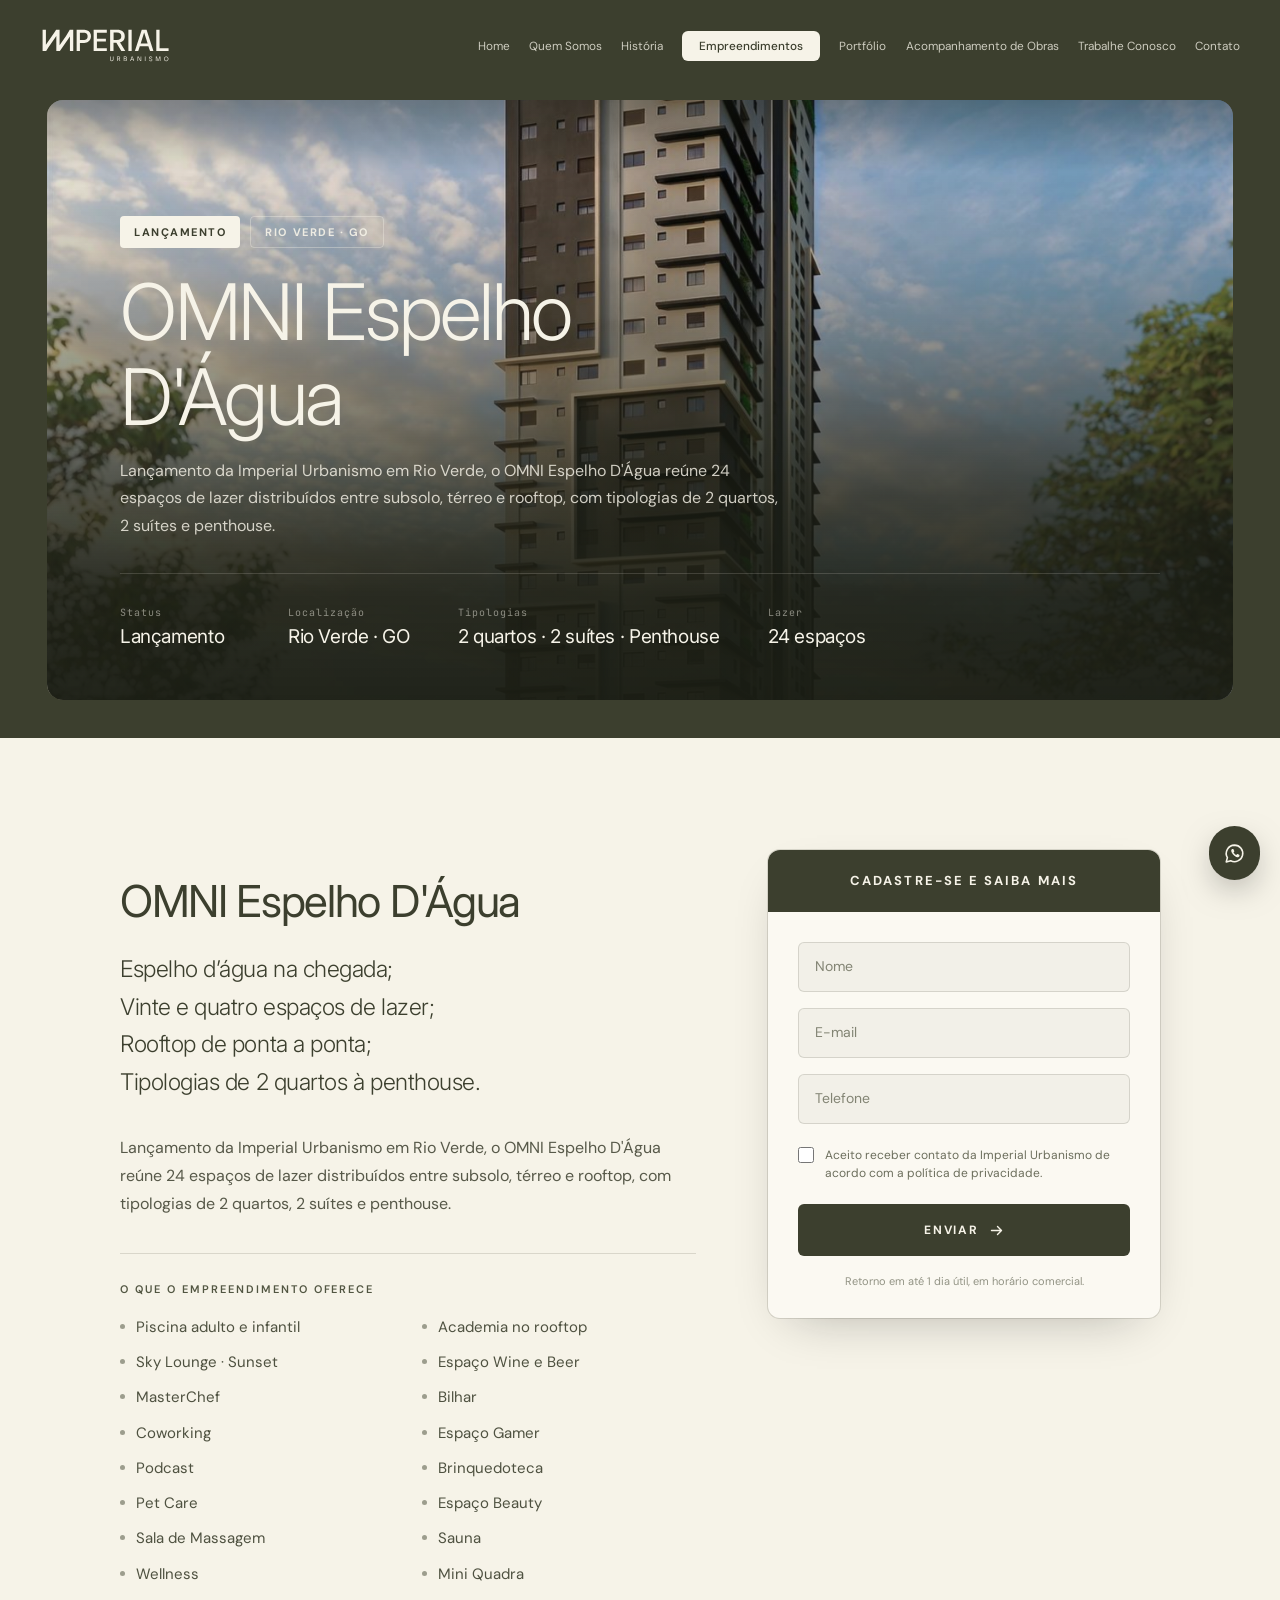
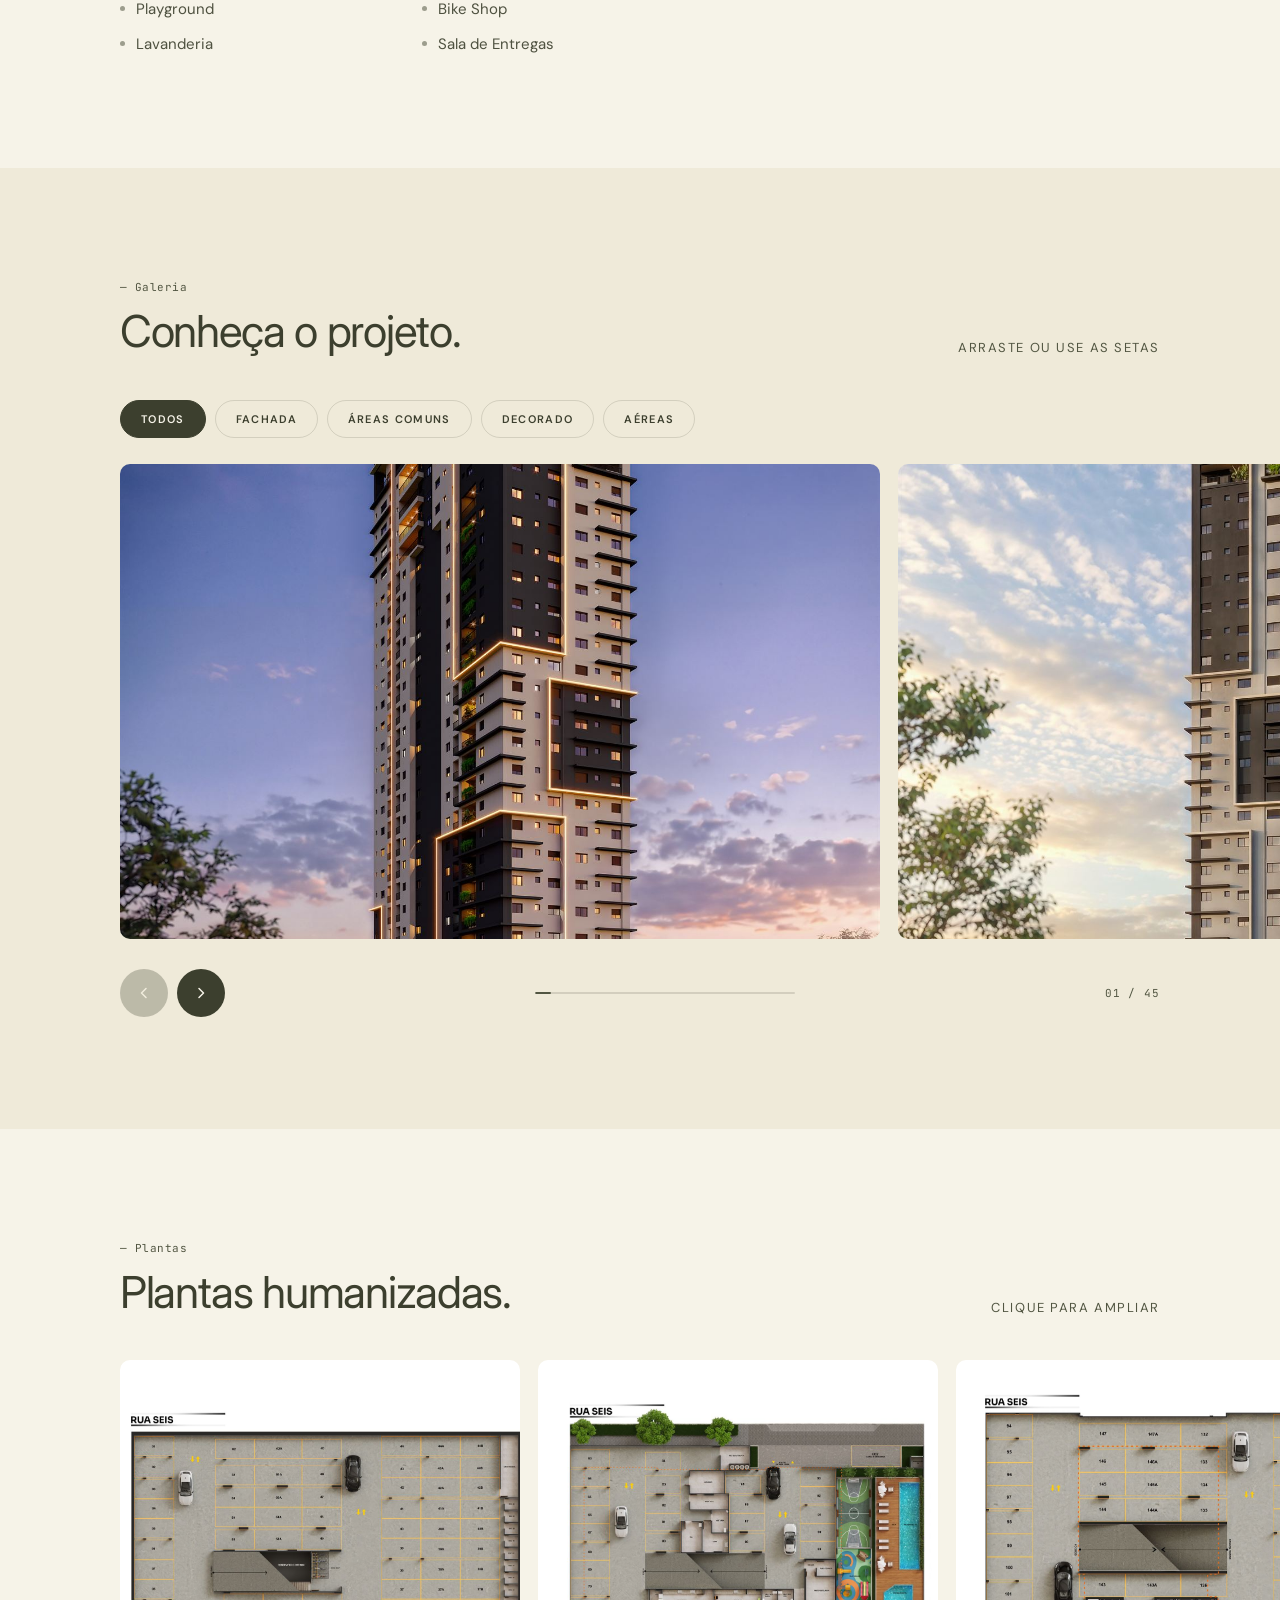
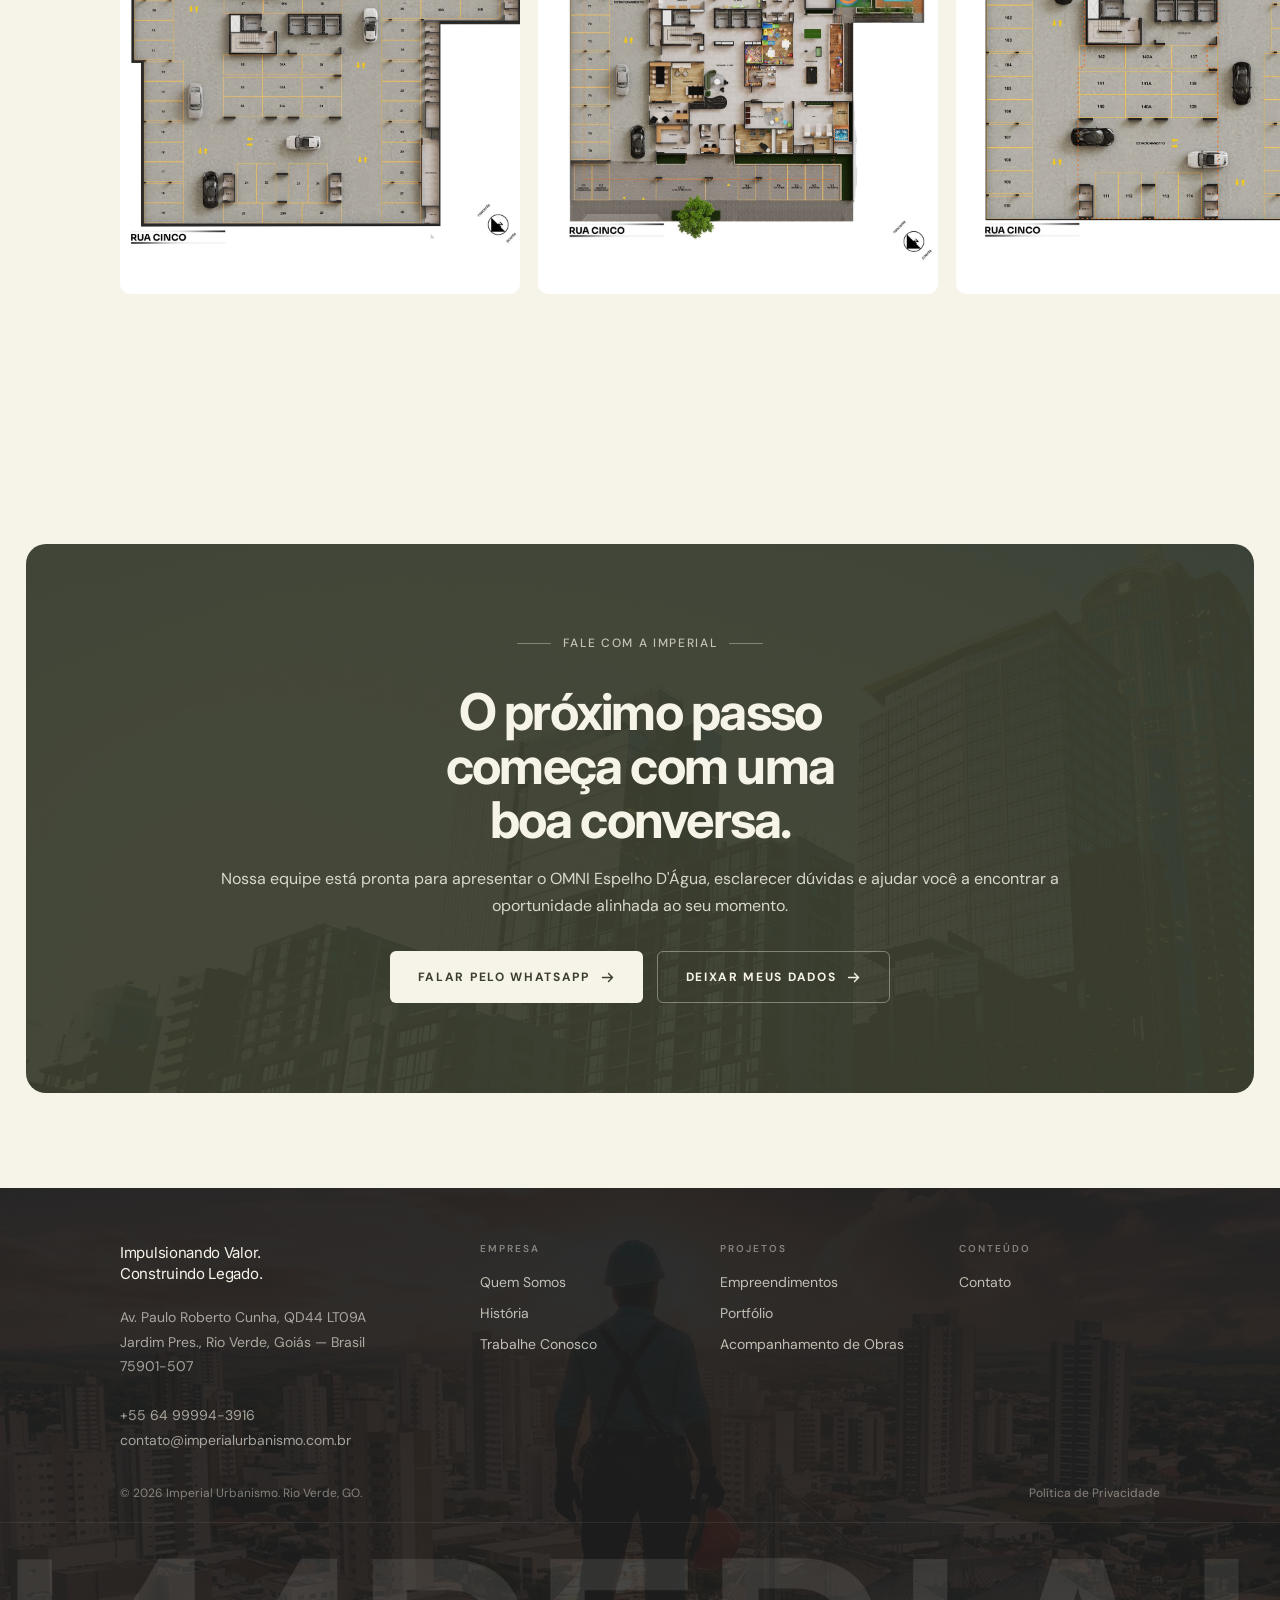
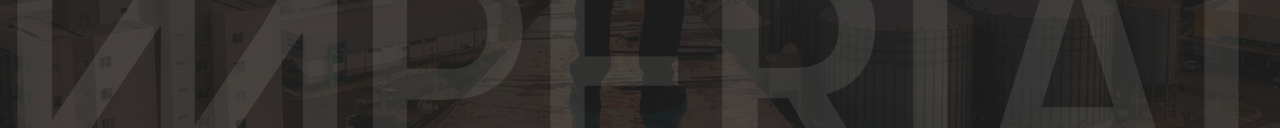
<file: omni-espelho-dagua.html>
<!DOCTYPE html>
<html lang="pt-BR">
<head>
<meta charset="utf-8">
<meta name="viewport" content="width=device-width, initial-scale=1, viewport-fit=cover">
<title>OMNI Espelho D'Água — Imperial Urbanismo</title>
<meta name="description" content="Lançamento da Imperial Urbanismo em Rio Verde, o OMNI Espelho D'Água reúne 24 espaços de lazer distribuídos entre subsolo, térreo e rooftop, com tipologias">
<link rel="icon" href="assets/img/favicon-32.png" sizes="32x32" type="image/png">
<link rel="icon" href="assets/img/favicon-192.png" sizes="192x192" type="image/png">
<link rel="apple-touch-icon" href="assets/img/apple-touch-icon.png">
<link rel="manifest" href="site.webmanifest">
<meta name="theme-color" content="#3C3F2E">
<link rel="preconnect" href="https://fonts.googleapis.com">
<link rel="preconnect" href="https://fonts.gstatic.com" crossorigin>
<link href="https://fonts.googleapis.com/css2?family=Inter:wght@300;400;500;600&family=DM+Sans:wght@300;400;500;600;700&family=JetBrains+Mono:wght@400;500&display=swap" rel="stylesheet">
<link rel="stylesheet" href="assets/css/site.css?v=2">
</head>
<body>

<!-- ================= NAV ================= -->
<header class="nav">
  <div class="wrap nav__in">
    <a class="nav__logo" href="/" aria-label="Imperial Urbanismo"><img src="assets/img/logo-imperial.svg" alt="Imperial Urbanismo"></a>
    <nav class="nav__links">
      <a href="/">Home</a>
      <a href="/quem-somos">Quem Somos</a>
      <a href="/historia">História</a>
      <a href="/empreendimentos" class="is-active">Empreendimentos</a>
      <a href="/portfolio">Portfólio</a>
      <a href="/acompanhamento-de-obras">Acompanhamento de Obras</a>
      <a href="/trabalhe-conosco">Trabalhe Conosco</a>
      <a href="/contato">Contato</a>
    </nav>
    <button class="nav__burger" aria-label="Menu"><span></span></button>
  </div>
</header>

<!-- ================= HERO ================= -->
<section class="hero">
  <div class="hero__card">
    <div class="hero__bg"><img src="assets/img/omni/fachada/02-fachada-diurna.jpg" alt="OMNI Espelho D'Água" fetchpriority="high"></div>
    <div class="hero__scrim"></div>
    <div class="wrap hero__in" data-stagger>
      <div class="hero__chips reveal">
        <span class="chip chip--solid">Lançamento</span>
        <span class="chip chip--outline">Rio Verde · GO</span>
      </div>
      <h1 class="reveal">OMNI Espelho D'Água</h1>
      <p class="lead lead--light hero__lead reveal">Lançamento da Imperial Urbanismo em Rio Verde, o OMNI Espelho D'Água reúne 24 espaços de lazer distribuídos entre subsolo, térreo e rooftop, com tipologias de 2 quartos, 2 suítes e penthouse.</p>
      <dl class="hero__specs reveal">
        <div class="hero__spec"><dt>Status</dt><dd>Lançamento</dd></div>
        <div class="hero__spec"><dt>Localização</dt><dd>Rio Verde · GO</dd></div>
        <div class="hero__spec"><dt>Tipologias</dt><dd>2 quartos · 2 suítes · Penthouse</dd></div>
        <div class="hero__spec"><dt>Lazer</dt><dd>24 espaços</dd></div>
      </dl>
    </div>
  </div>
</section>

<!-- ================= SOBRE + CADASTRO ================= -->
<section class="sec sec--cream" id="sobre">
  <div class="wrap intro__grid">
    <div data-stagger>
      <p class="eyebrow reveal">— O empreendimento</p>
      <h2 class="h2 reveal" style="margin-top:14px">OMNI Espelho D'Água</h2>
      <ul class="intro__poem reveal">
        <li>Espelho d’água na chegada;</li>
        <li>Vinte e quatro espaços de lazer;</li>
        <li>Rooftop de ponta a ponta;</li>
        <li>Tipologias de 2 quartos à penthouse.</li>
      </ul>
      <p class="lead reveal" style="margin-bottom:36px">Lançamento da Imperial Urbanismo em Rio Verde, o OMNI Espelho D'Água reúne 24 espaços de lazer distribuídos entre subsolo, térreo e rooftop, com tipologias de 2 quartos, 2 suítes e penthouse.</p>
      <div class="intro__feats reveal">
        <h3>O que o empreendimento oferece</h3>
        <ul>
          <li>Piscina adulto e infantil</li>
          <li>Academia no rooftop</li>
          <li>Sky Lounge · Sunset</li>
          <li>Espaço Wine e Beer</li>
          <li>MasterChef</li>
          <li>Bilhar</li>
          <li>Coworking</li>
          <li>Espaço Gamer</li>
          <li>Podcast</li>
          <li>Brinquedoteca</li>
          <li>Pet Care</li>
          <li>Espaço Beauty</li>
          <li>Sala de Massagem</li>
          <li>Sauna</li>
          <li>Wellness</li>
          <li>Mini Quadra</li>
          <li>Playground</li>
          <li>Bike Shop</li>
          <li>Lavanderia</li>
          <li>Sala de Entregas</li>
        </ul>
      </div>
    </div>

    <aside class="formcard reveal" id="contato">
      <div class="formcard__head"><h3>Cadastre-se e saiba mais</h3></div>
      <div class="formcard__body">
        <form novalidate>
          <div class="field"><input type="text" id="n-omni" placeholder=" " required><label for="n-omni">Nome</label></div>
          <div class="field"><input type="email" id="e-omni" placeholder=" " required><label for="e-omni">E-mail</label></div>
          <div class="field"><input type="tel" id="t-omni" placeholder=" " required><label for="t-omni">Telefone</label></div>
          <label class="check">
            <input type="checkbox" required>
            <span>Aceito receber contato da Imperial Urbanismo de acordo com a <a href="/politica-de-privacidade" target="_blank" rel="noopener">política de privacidade</a>.</span>
          </label>
          <button class="btn btn--dark btn--wide" type="submit">Enviar <svg width="15" height="15" viewBox="0 0 15 15" fill="none" stroke="currentColor" stroke-width="1.4" stroke-linecap="round" stroke-linejoin="round"><path d="M2.5 7.5h10M8.5 3.5l4 4-4 4"/></svg></button>
          <p class="formcard__note">Retorno em até 1 dia útil, em horário comercial.</p>
        </form>
        <div class="formcard__ok">Cadastro recebido. Nossa equipe entrará em contato em breve.</div>
      </div>
    </aside>
  </div>
</section>

<!-- ================= GALERIA ================= -->
<section class="sec sec--cream2" id="galeria">
  <div class="wrap">
    <div class="sec__head reveal">
      <div>
        <p class="eyebrow">— Galeria</p>
        <h2 class="h2">Conheça o projeto.</h2>
      </div>
      <span class="sec__meta">Arraste ou use as setas</span>
    </div>
    <div class="tabs reveal">
          <button class="tab is-active" data-cat="todos">Todos</button>
          <button class="tab" data-cat="fachada">Fachada</button>
          <button class="tab" data-cat="area-comum">Áreas comuns</button>
          <button class="tab" data-cat="interiores">Decorado</button>
          <button class="tab" data-cat="drone">Aéreas</button>
        </div>
        <div class="carousel" id="gal">
          <div class="carousel__viewport">
          <figure class="slide" data-cat="fachada" style="animation-delay:0s">
            <img src="assets/img/omni/fachada/01-fachada-noturna.jpg" alt="OMNI Espelho D'Água — 01 Fachada Noturna" loading="lazy" decoding="async">
            <button class="slide__zoom" aria-label="Ampliar"><svg width="15" height="15" viewBox="0 0 15 15" fill="none" stroke-width="1.4" stroke-linecap="round"><circle cx="6.6" cy="6.6" r="4.4"/><path d="M10 10l3 3M6.6 4.6v4M4.6 6.6h4"/></svg></button>
            <figcaption class="slide__cap">Fachada · 01 Fachada Noturna</figcaption>
          </figure>
          <figure class="slide" data-cat="fachada" style="animation-delay:0.06s">
            <img src="assets/img/omni/fachada/02-fachada-diurna.jpg" alt="OMNI Espelho D'Água — 02 Fachada Diurna" loading="lazy" decoding="async">
            <button class="slide__zoom" aria-label="Ampliar"><svg width="15" height="15" viewBox="0 0 15 15" fill="none" stroke-width="1.4" stroke-linecap="round"><circle cx="6.6" cy="6.6" r="4.4"/><path d="M10 10l3 3M6.6 4.6v4M4.6 6.6h4"/></svg></button>
            <figcaption class="slide__cap">Fachada · 02 Fachada Diurna</figcaption>
          </figure>
          <figure class="slide" data-cat="fachada" style="animation-delay:0.12s">
            <img src="assets/img/omni/fachada/03-acesso-noturno.jpg" alt="OMNI Espelho D'Água — 03 Acesso Noturno" loading="lazy" decoding="async">
            <button class="slide__zoom" aria-label="Ampliar"><svg width="15" height="15" viewBox="0 0 15 15" fill="none" stroke-width="1.4" stroke-linecap="round"><circle cx="6.6" cy="6.6" r="4.4"/><path d="M10 10l3 3M6.6 4.6v4M4.6 6.6h4"/></svg></button>
            <figcaption class="slide__cap">Fachada · 03 Acesso Noturno</figcaption>
          </figure>
          <figure class="slide" data-cat="fachada" style="animation-delay:0.18s">
            <img src="assets/img/omni/fachada/04-acesso.jpg" alt="OMNI Espelho D'Água — 04 Acesso" loading="lazy" decoding="async">
            <button class="slide__zoom" aria-label="Ampliar"><svg width="15" height="15" viewBox="0 0 15 15" fill="none" stroke-width="1.4" stroke-linecap="round"><circle cx="6.6" cy="6.6" r="4.4"/><path d="M10 10l3 3M6.6 4.6v4M4.6 6.6h4"/></svg></button>
            <figcaption class="slide__cap">Fachada · 04 Acesso</figcaption>
          </figure>
          <figure class="slide" data-cat="fachada" style="animation-delay:0.24s">
            <img src="assets/img/omni/fachada/05-voo-de-passaro.jpg" alt="OMNI Espelho D'Água — 05 Voo de Pássaro" loading="lazy" decoding="async">
            <button class="slide__zoom" aria-label="Ampliar"><svg width="15" height="15" viewBox="0 0 15 15" fill="none" stroke-width="1.4" stroke-linecap="round"><circle cx="6.6" cy="6.6" r="4.4"/><path d="M10 10l3 3M6.6 4.6v4M4.6 6.6h4"/></svg></button>
            <figcaption class="slide__cap">Fachada · 05 Voo de Pássaro</figcaption>
          </figure>
          <figure class="slide" data-cat="fachada" style="animation-delay:0.3s">
            <img src="assets/img/omni/fachada/06-fotomontagem.jpg" alt="OMNI Espelho D'Água — 06 Fotomontagem" loading="lazy" decoding="async">
            <button class="slide__zoom" aria-label="Ampliar"><svg width="15" height="15" viewBox="0 0 15 15" fill="none" stroke-width="1.4" stroke-linecap="round"><circle cx="6.6" cy="6.6" r="4.4"/><path d="M10 10l3 3M6.6 4.6v4M4.6 6.6h4"/></svg></button>
            <figcaption class="slide__cap">Fachada · 06 Fotomontagem</figcaption>
          </figure>
          <figure class="slide" data-cat="area-comum" style="animation-delay:0s">
            <img src="assets/img/omni/area-comum/rooftop-academia-01.jpg" alt="OMNI Espelho D'Água — Rooftop Academia 01" loading="lazy" decoding="async">
            <button class="slide__zoom" aria-label="Ampliar"><svg width="15" height="15" viewBox="0 0 15 15" fill="none" stroke-width="1.4" stroke-linecap="round"><circle cx="6.6" cy="6.6" r="4.4"/><path d="M10 10l3 3M6.6 4.6v4M4.6 6.6h4"/></svg></button>
            <figcaption class="slide__cap">Áreas comuns · Rooftop Academia 01</figcaption>
          </figure>
          <figure class="slide" data-cat="area-comum" style="animation-delay:0.06s">
            <img src="assets/img/omni/area-comum/rooftop-academia-02.jpg" alt="OMNI Espelho D'Água — Rooftop Academia 02" loading="lazy" decoding="async">
            <button class="slide__zoom" aria-label="Ampliar"><svg width="15" height="15" viewBox="0 0 15 15" fill="none" stroke-width="1.4" stroke-linecap="round"><circle cx="6.6" cy="6.6" r="4.4"/><path d="M10 10l3 3M6.6 4.6v4M4.6 6.6h4"/></svg></button>
            <figcaption class="slide__cap">Áreas comuns · Rooftop Academia 02</figcaption>
          </figure>
          <figure class="slide" data-cat="area-comum" style="animation-delay:0.12s">
            <img src="assets/img/omni/area-comum/rooftop-omni-beer.jpg" alt="OMNI Espelho D'Água — Rooftop Omni Beer" loading="lazy" decoding="async">
            <button class="slide__zoom" aria-label="Ampliar"><svg width="15" height="15" viewBox="0 0 15 15" fill="none" stroke-width="1.4" stroke-linecap="round"><circle cx="6.6" cy="6.6" r="4.4"/><path d="M10 10l3 3M6.6 4.6v4M4.6 6.6h4"/></svg></button>
            <figcaption class="slide__cap">Áreas comuns · Rooftop Omni Beer</figcaption>
          </figure>
          <figure class="slide" data-cat="area-comum" style="animation-delay:0.18s">
            <img src="assets/img/omni/area-comum/rooftop-omni-billard.jpg" alt="OMNI Espelho D'Água — Rooftop Omni Bilhar" loading="lazy" decoding="async">
            <button class="slide__zoom" aria-label="Ampliar"><svg width="15" height="15" viewBox="0 0 15 15" fill="none" stroke-width="1.4" stroke-linecap="round"><circle cx="6.6" cy="6.6" r="4.4"/><path d="M10 10l3 3M6.6 4.6v4M4.6 6.6h4"/></svg></button>
            <figcaption class="slide__cap">Áreas comuns · Rooftop Omni Bilhar</figcaption>
          </figure>
          <figure class="slide" data-cat="area-comum" style="animation-delay:0.24s">
            <img src="assets/img/omni/area-comum/rooftop-omni-masterchef.jpg" alt="OMNI Espelho D'Água — Rooftop Omni MasterChef" loading="lazy" decoding="async">
            <button class="slide__zoom" aria-label="Ampliar"><svg width="15" height="15" viewBox="0 0 15 15" fill="none" stroke-width="1.4" stroke-linecap="round"><circle cx="6.6" cy="6.6" r="4.4"/><path d="M10 10l3 3M6.6 4.6v4M4.6 6.6h4"/></svg></button>
            <figcaption class="slide__cap">Áreas comuns · Rooftop Omni MasterChef</figcaption>
          </figure>
          <figure class="slide" data-cat="area-comum" style="animation-delay:0.3s">
            <img src="assets/img/omni/area-comum/rooftop-omni-sunset-03.jpg" alt="OMNI Espelho D'Água — Rooftop Omni Sunset 03" loading="lazy" decoding="async">
            <button class="slide__zoom" aria-label="Ampliar"><svg width="15" height="15" viewBox="0 0 15 15" fill="none" stroke-width="1.4" stroke-linecap="round"><circle cx="6.6" cy="6.6" r="4.4"/><path d="M10 10l3 3M6.6 4.6v4M4.6 6.6h4"/></svg></button>
            <figcaption class="slide__cap">Áreas comuns · Rooftop Omni Sunset 03</figcaption>
          </figure>
          <figure class="slide" data-cat="area-comum" style="animation-delay:0.36s">
            <img src="assets/img/omni/area-comum/rooftop-omni-wine-03.jpg" alt="OMNI Espelho D'Água — Rooftop Omni Wine 03" loading="lazy" decoding="async">
            <button class="slide__zoom" aria-label="Ampliar"><svg width="15" height="15" viewBox="0 0 15 15" fill="none" stroke-width="1.4" stroke-linecap="round"><circle cx="6.6" cy="6.6" r="4.4"/><path d="M10 10l3 3M6.6 4.6v4M4.6 6.6h4"/></svg></button>
            <figcaption class="slide__cap">Áreas comuns · Rooftop Omni Wine 03</figcaption>
          </figure>
          <figure class="slide" data-cat="area-comum" style="animation-delay:0.42s">
            <img src="assets/img/omni/area-comum/sub-solo-bike-shop.jpg" alt="OMNI Espelho D'Água — Sub Solo Bike Shop" loading="lazy" decoding="async">
            <button class="slide__zoom" aria-label="Ampliar"><svg width="15" height="15" viewBox="0 0 15 15" fill="none" stroke-width="1.4" stroke-linecap="round"><circle cx="6.6" cy="6.6" r="4.4"/><path d="M10 10l3 3M6.6 4.6v4M4.6 6.6h4"/></svg></button>
            <figcaption class="slide__cap">Áreas comuns · Sub Solo Bike Shop</figcaption>
          </figure>
          <figure class="slide" data-cat="area-comum" style="animation-delay:0s">
            <img src="assets/img/omni/area-comum/terreo-brinquedoteca.jpg" alt="OMNI Espelho D'Água — Térreo Brinquedoteca" loading="lazy" decoding="async">
            <button class="slide__zoom" aria-label="Ampliar"><svg width="15" height="15" viewBox="0 0 15 15" fill="none" stroke-width="1.4" stroke-linecap="round"><circle cx="6.6" cy="6.6" r="4.4"/><path d="M10 10l3 3M6.6 4.6v4M4.6 6.6h4"/></svg></button>
            <figcaption class="slide__cap">Áreas comuns · Térreo Brinquedoteca</figcaption>
          </figure>
          <figure class="slide" data-cat="area-comum" style="animation-delay:0.06s">
            <img src="assets/img/omni/area-comum/terreo-coworking.jpg" alt="OMNI Espelho D'Água — Térreo Coworking" loading="lazy" decoding="async">
            <button class="slide__zoom" aria-label="Ampliar"><svg width="15" height="15" viewBox="0 0 15 15" fill="none" stroke-width="1.4" stroke-linecap="round"><circle cx="6.6" cy="6.6" r="4.4"/><path d="M10 10l3 3M6.6 4.6v4M4.6 6.6h4"/></svg></button>
            <figcaption class="slide__cap">Áreas comuns · Térreo Coworking</figcaption>
          </figure>
          <figure class="slide" data-cat="area-comum" style="animation-delay:0.12s">
            <img src="assets/img/omni/area-comum/terreo-espaco-beauty.jpg" alt="OMNI Espelho D'Água — Térreo Espaço Beauty" loading="lazy" decoding="async">
            <button class="slide__zoom" aria-label="Ampliar"><svg width="15" height="15" viewBox="0 0 15 15" fill="none" stroke-width="1.4" stroke-linecap="round"><circle cx="6.6" cy="6.6" r="4.4"/><path d="M10 10l3 3M6.6 4.6v4M4.6 6.6h4"/></svg></button>
            <figcaption class="slide__cap">Áreas comuns · Térreo Espaço Beauty</figcaption>
          </figure>
          <figure class="slide" data-cat="area-comum" style="animation-delay:0.18s">
            <img src="assets/img/omni/area-comum/terreo-gamer.jpg" alt="OMNI Espelho D'Água — Térreo Gamer" loading="lazy" decoding="async">
            <button class="slide__zoom" aria-label="Ampliar"><svg width="15" height="15" viewBox="0 0 15 15" fill="none" stroke-width="1.4" stroke-linecap="round"><circle cx="6.6" cy="6.6" r="4.4"/><path d="M10 10l3 3M6.6 4.6v4M4.6 6.6h4"/></svg></button>
            <figcaption class="slide__cap">Áreas comuns · Térreo Gamer</figcaption>
          </figure>
          <figure class="slide" data-cat="area-comum" style="animation-delay:0.24s">
            <img src="assets/img/omni/area-comum/terreo-lavanderia.jpg" alt="OMNI Espelho D'Água — Térreo Lavanderia" loading="lazy" decoding="async">
            <button class="slide__zoom" aria-label="Ampliar"><svg width="15" height="15" viewBox="0 0 15 15" fill="none" stroke-width="1.4" stroke-linecap="round"><circle cx="6.6" cy="6.6" r="4.4"/><path d="M10 10l3 3M6.6 4.6v4M4.6 6.6h4"/></svg></button>
            <figcaption class="slide__cap">Áreas comuns · Térreo Lavanderia</figcaption>
          </figure>
          <figure class="slide" data-cat="area-comum" style="animation-delay:0.3s">
            <img src="assets/img/omni/area-comum/terreo-lobby.jpg" alt="OMNI Espelho D'Água — Térreo Lobby" loading="lazy" decoding="async">
            <button class="slide__zoom" aria-label="Ampliar"><svg width="15" height="15" viewBox="0 0 15 15" fill="none" stroke-width="1.4" stroke-linecap="round"><circle cx="6.6" cy="6.6" r="4.4"/><path d="M10 10l3 3M6.6 4.6v4M4.6 6.6h4"/></svg></button>
            <figcaption class="slide__cap">Áreas comuns · Térreo Lobby</figcaption>
          </figure>
          <figure class="slide" data-cat="area-comum" style="animation-delay:0.36s">
            <img src="assets/img/omni/area-comum/terreo-mini-quadra.jpg" alt="OMNI Espelho D'Água — Térreo Mini Quadra" loading="lazy" decoding="async">
            <button class="slide__zoom" aria-label="Ampliar"><svg width="15" height="15" viewBox="0 0 15 15" fill="none" stroke-width="1.4" stroke-linecap="round"><circle cx="6.6" cy="6.6" r="4.4"/><path d="M10 10l3 3M6.6 4.6v4M4.6 6.6h4"/></svg></button>
            <figcaption class="slide__cap">Áreas comuns · Térreo Mini Quadra</figcaption>
          </figure>
          <figure class="slide" data-cat="area-comum" style="animation-delay:0.42s">
            <img src="assets/img/omni/area-comum/terreo-pet-care.jpg" alt="OMNI Espelho D'Água — Térreo Pet Care" loading="lazy" decoding="async">
            <button class="slide__zoom" aria-label="Ampliar"><svg width="15" height="15" viewBox="0 0 15 15" fill="none" stroke-width="1.4" stroke-linecap="round"><circle cx="6.6" cy="6.6" r="4.4"/><path d="M10 10l3 3M6.6 4.6v4M4.6 6.6h4"/></svg></button>
            <figcaption class="slide__cap">Áreas comuns · Térreo Pet Care</figcaption>
          </figure>
          <figure class="slide" data-cat="area-comum" style="animation-delay:0s">
            <img src="assets/img/omni/area-comum/terreo-piscina-adulto.jpg" alt="OMNI Espelho D'Água — Térreo Piscina Adulto" loading="lazy" decoding="async">
            <button class="slide__zoom" aria-label="Ampliar"><svg width="15" height="15" viewBox="0 0 15 15" fill="none" stroke-width="1.4" stroke-linecap="round"><circle cx="6.6" cy="6.6" r="4.4"/><path d="M10 10l3 3M6.6 4.6v4M4.6 6.6h4"/></svg></button>
            <figcaption class="slide__cap">Áreas comuns · Térreo Piscina Adulto</figcaption>
          </figure>
          <figure class="slide" data-cat="area-comum" style="animation-delay:0.06s">
            <img src="assets/img/omni/area-comum/terreo-piscina-infantil.jpg" alt="OMNI Espelho D'Água — Térreo Piscina Infantil" loading="lazy" decoding="async">
            <button class="slide__zoom" aria-label="Ampliar"><svg width="15" height="15" viewBox="0 0 15 15" fill="none" stroke-width="1.4" stroke-linecap="round"><circle cx="6.6" cy="6.6" r="4.4"/><path d="M10 10l3 3M6.6 4.6v4M4.6 6.6h4"/></svg></button>
            <figcaption class="slide__cap">Áreas comuns · Térreo Piscina Infantil</figcaption>
          </figure>
          <figure class="slide" data-cat="area-comum" style="animation-delay:0.12s">
            <img src="assets/img/omni/area-comum/terreo-playground.jpg" alt="OMNI Espelho D'Água — Térreo Playground" loading="lazy" decoding="async">
            <button class="slide__zoom" aria-label="Ampliar"><svg width="15" height="15" viewBox="0 0 15 15" fill="none" stroke-width="1.4" stroke-linecap="round"><circle cx="6.6" cy="6.6" r="4.4"/><path d="M10 10l3 3M6.6 4.6v4M4.6 6.6h4"/></svg></button>
            <figcaption class="slide__cap">Áreas comuns · Térreo Playground</figcaption>
          </figure>
          <figure class="slide" data-cat="area-comum" style="animation-delay:0.18s">
            <img src="assets/img/omni/area-comum/terreo-podcast.jpg" alt="OMNI Espelho D'Água — Térreo Podcast" loading="lazy" decoding="async">
            <button class="slide__zoom" aria-label="Ampliar"><svg width="15" height="15" viewBox="0 0 15 15" fill="none" stroke-width="1.4" stroke-linecap="round"><circle cx="6.6" cy="6.6" r="4.4"/><path d="M10 10l3 3M6.6 4.6v4M4.6 6.6h4"/></svg></button>
            <figcaption class="slide__cap">Áreas comuns · Térreo Podcast</figcaption>
          </figure>
          <figure class="slide" data-cat="area-comum" style="animation-delay:0.24s">
            <img src="assets/img/omni/area-comum/terreo-sala-entregas.jpg" alt="OMNI Espelho D'Água — Térreo Sala Entregas" loading="lazy" decoding="async">
            <button class="slide__zoom" aria-label="Ampliar"><svg width="15" height="15" viewBox="0 0 15 15" fill="none" stroke-width="1.4" stroke-linecap="round"><circle cx="6.6" cy="6.6" r="4.4"/><path d="M10 10l3 3M6.6 4.6v4M4.6 6.6h4"/></svg></button>
            <figcaption class="slide__cap">Áreas comuns · Térreo Sala Entregas</figcaption>
          </figure>
          <figure class="slide" data-cat="area-comum" style="animation-delay:0.3s">
            <img src="assets/img/omni/area-comum/terreo-sala-massagem.jpg" alt="OMNI Espelho D'Água — Térreo Sala Massagem" loading="lazy" decoding="async">
            <button class="slide__zoom" aria-label="Ampliar"><svg width="15" height="15" viewBox="0 0 15 15" fill="none" stroke-width="1.4" stroke-linecap="round"><circle cx="6.6" cy="6.6" r="4.4"/><path d="M10 10l3 3M6.6 4.6v4M4.6 6.6h4"/></svg></button>
            <figcaption class="slide__cap">Áreas comuns · Térreo Sala Massagem</figcaption>
          </figure>
          <figure class="slide" data-cat="area-comum" style="animation-delay:0.36s">
            <img src="assets/img/omni/area-comum/terreo-sauna.jpg" alt="OMNI Espelho D'Água — Térreo Sauna" loading="lazy" decoding="async">
            <button class="slide__zoom" aria-label="Ampliar"><svg width="15" height="15" viewBox="0 0 15 15" fill="none" stroke-width="1.4" stroke-linecap="round"><circle cx="6.6" cy="6.6" r="4.4"/><path d="M10 10l3 3M6.6 4.6v4M4.6 6.6h4"/></svg></button>
            <figcaption class="slide__cap">Áreas comuns · Térreo Sauna</figcaption>
          </figure>
          <figure class="slide" data-cat="area-comum" style="animation-delay:0.42s">
            <img src="assets/img/omni/area-comum/terreo-wellness.jpg" alt="OMNI Espelho D'Água — Térreo Wellness" loading="lazy" decoding="async">
            <button class="slide__zoom" aria-label="Ampliar"><svg width="15" height="15" viewBox="0 0 15 15" fill="none" stroke-width="1.4" stroke-linecap="round"><circle cx="6.6" cy="6.6" r="4.4"/><path d="M10 10l3 3M6.6 4.6v4M4.6 6.6h4"/></svg></button>
            <figcaption class="slide__cap">Áreas comuns · Térreo Wellness</figcaption>
          </figure>
          <figure class="slide" data-cat="interiores" style="animation-delay:0s">
            <img src="assets/img/omni/interiores/2qt-living-1.jpg" alt="OMNI Espelho D'Água — 2qt Living 1" loading="lazy" decoding="async">
            <button class="slide__zoom" aria-label="Ampliar"><svg width="15" height="15" viewBox="0 0 15 15" fill="none" stroke-width="1.4" stroke-linecap="round"><circle cx="6.6" cy="6.6" r="4.4"/><path d="M10 10l3 3M6.6 4.6v4M4.6 6.6h4"/></svg></button>
            <figcaption class="slide__cap">Decorado · 2qt Living 1</figcaption>
          </figure>
          <figure class="slide" data-cat="interiores" style="animation-delay:0.06s">
            <img src="assets/img/omni/interiores/2qt-living-2.jpg" alt="OMNI Espelho D'Água — 2qt Living 2" loading="lazy" decoding="async">
            <button class="slide__zoom" aria-label="Ampliar"><svg width="15" height="15" viewBox="0 0 15 15" fill="none" stroke-width="1.4" stroke-linecap="round"><circle cx="6.6" cy="6.6" r="4.4"/><path d="M10 10l3 3M6.6 4.6v4M4.6 6.6h4"/></svg></button>
            <figcaption class="slide__cap">Decorado · 2qt Living 2</figcaption>
          </figure>
          <figure class="slide" data-cat="interiores" style="animation-delay:0.12s">
            <img src="assets/img/omni/interiores/2qt-suite-1.jpg" alt="OMNI Espelho D'Água — 2qt Suíte 1" loading="lazy" decoding="async">
            <button class="slide__zoom" aria-label="Ampliar"><svg width="15" height="15" viewBox="0 0 15 15" fill="none" stroke-width="1.4" stroke-linecap="round"><circle cx="6.6" cy="6.6" r="4.4"/><path d="M10 10l3 3M6.6 4.6v4M4.6 6.6h4"/></svg></button>
            <figcaption class="slide__cap">Decorado · 2qt Suíte 1</figcaption>
          </figure>
          <figure class="slide" data-cat="interiores" style="animation-delay:0.18s">
            <img src="assets/img/omni/interiores/2st-living.jpg" alt="OMNI Espelho D'Água — 2st Living" loading="lazy" decoding="async">
            <button class="slide__zoom" aria-label="Ampliar"><svg width="15" height="15" viewBox="0 0 15 15" fill="none" stroke-width="1.4" stroke-linecap="round"><circle cx="6.6" cy="6.6" r="4.4"/><path d="M10 10l3 3M6.6 4.6v4M4.6 6.6h4"/></svg></button>
            <figcaption class="slide__cap">Decorado · 2st Living</figcaption>
          </figure>
          <figure class="slide" data-cat="interiores" style="animation-delay:0.24s">
            <img src="assets/img/omni/interiores/2st-suite-2.jpg" alt="OMNI Espelho D'Água — 2st Suíte 2" loading="lazy" decoding="async">
            <button class="slide__zoom" aria-label="Ampliar"><svg width="15" height="15" viewBox="0 0 15 15" fill="none" stroke-width="1.4" stroke-linecap="round"><circle cx="6.6" cy="6.6" r="4.4"/><path d="M10 10l3 3M6.6 4.6v4M4.6 6.6h4"/></svg></button>
            <figcaption class="slide__cap">Decorado · 2st Suíte 2</figcaption>
          </figure>
          <figure class="slide" data-cat="interiores" style="animation-delay:0.3s">
            <img src="assets/img/omni/interiores/penthouse-121m2-livgin-01.jpg" alt="OMNI Espelho D'Água — Penthouse 121m2 Living 01" loading="lazy" decoding="async">
            <button class="slide__zoom" aria-label="Ampliar"><svg width="15" height="15" viewBox="0 0 15 15" fill="none" stroke-width="1.4" stroke-linecap="round"><circle cx="6.6" cy="6.6" r="4.4"/><path d="M10 10l3 3M6.6 4.6v4M4.6 6.6h4"/></svg></button>
            <figcaption class="slide__cap">Decorado · Penthouse 121m2 Living 01</figcaption>
          </figure>
          <figure class="slide" data-cat="interiores" style="animation-delay:0.36s">
            <img src="assets/img/omni/interiores/penthouse-121m2-livgin-02.jpg" alt="OMNI Espelho D'Água — Penthouse 121m2 Living 02" loading="lazy" decoding="async">
            <button class="slide__zoom" aria-label="Ampliar"><svg width="15" height="15" viewBox="0 0 15 15" fill="none" stroke-width="1.4" stroke-linecap="round"><circle cx="6.6" cy="6.6" r="4.4"/><path d="M10 10l3 3M6.6 4.6v4M4.6 6.6h4"/></svg></button>
            <figcaption class="slide__cap">Decorado · Penthouse 121m2 Living 02</figcaption>
          </figure>
          <figure class="slide" data-cat="drone" style="animation-delay:0s">
            <img src="assets/img/omni/drone/dji-20260512082514-0161-d.jpg" alt="OMNI Espelho D'Água — Aérea 0161" loading="lazy" decoding="async">
            <button class="slide__zoom" aria-label="Ampliar"><svg width="15" height="15" viewBox="0 0 15 15" fill="none" stroke-width="1.4" stroke-linecap="round"><circle cx="6.6" cy="6.6" r="4.4"/><path d="M10 10l3 3M6.6 4.6v4M4.6 6.6h4"/></svg></button>
            <figcaption class="slide__cap">Aéreas · Aérea 0161</figcaption>
          </figure>
          <figure class="slide" data-cat="drone" style="animation-delay:0.06s">
            <img src="assets/img/omni/drone/dji-20260512082534-0162-d.jpg" alt="OMNI Espelho D'Água — Aérea 0162" loading="lazy" decoding="async">
            <button class="slide__zoom" aria-label="Ampliar"><svg width="15" height="15" viewBox="0 0 15 15" fill="none" stroke-width="1.4" stroke-linecap="round"><circle cx="6.6" cy="6.6" r="4.4"/><path d="M10 10l3 3M6.6 4.6v4M4.6 6.6h4"/></svg></button>
            <figcaption class="slide__cap">Aéreas · Aérea 0162</figcaption>
          </figure>
          <figure class="slide" data-cat="drone" style="animation-delay:0.12s">
            <img src="assets/img/omni/drone/dji-20260512082556-0163-d.jpg" alt="OMNI Espelho D'Água — Aérea 0163" loading="lazy" decoding="async">
            <button class="slide__zoom" aria-label="Ampliar"><svg width="15" height="15" viewBox="0 0 15 15" fill="none" stroke-width="1.4" stroke-linecap="round"><circle cx="6.6" cy="6.6" r="4.4"/><path d="M10 10l3 3M6.6 4.6v4M4.6 6.6h4"/></svg></button>
            <figcaption class="slide__cap">Aéreas · Aérea 0163</figcaption>
          </figure>
          <figure class="slide" data-cat="drone" style="animation-delay:0.18s">
            <img src="assets/img/omni/drone/dji-20260512082611-0164-d.jpg" alt="OMNI Espelho D'Água — Aérea 0164" loading="lazy" decoding="async">
            <button class="slide__zoom" aria-label="Ampliar"><svg width="15" height="15" viewBox="0 0 15 15" fill="none" stroke-width="1.4" stroke-linecap="round"><circle cx="6.6" cy="6.6" r="4.4"/><path d="M10 10l3 3M6.6 4.6v4M4.6 6.6h4"/></svg></button>
            <figcaption class="slide__cap">Aéreas · Aérea 0164</figcaption>
          </figure>
          <figure class="slide" data-cat="drone" style="animation-delay:0.24s">
            <img src="assets/img/omni/drone/dji-20260512082653-0165-d.jpg" alt="OMNI Espelho D'Água — Aérea 0165" loading="lazy" decoding="async">
            <button class="slide__zoom" aria-label="Ampliar"><svg width="15" height="15" viewBox="0 0 15 15" fill="none" stroke-width="1.4" stroke-linecap="round"><circle cx="6.6" cy="6.6" r="4.4"/><path d="M10 10l3 3M6.6 4.6v4M4.6 6.6h4"/></svg></button>
            <figcaption class="slide__cap">Aéreas · Aérea 0165</figcaption>
          </figure>
          <figure class="slide" data-cat="drone" style="animation-delay:0.3s">
            <img src="assets/img/omni/drone/dji-20260512082658-0166-d.jpg" alt="OMNI Espelho D'Água — Aérea 0166" loading="lazy" decoding="async">
            <button class="slide__zoom" aria-label="Ampliar"><svg width="15" height="15" viewBox="0 0 15 15" fill="none" stroke-width="1.4" stroke-linecap="round"><circle cx="6.6" cy="6.6" r="4.4"/><path d="M10 10l3 3M6.6 4.6v4M4.6 6.6h4"/></svg></button>
            <figcaption class="slide__cap">Aéreas · Aérea 0166</figcaption>
          </figure>
          <figure class="slide" data-cat="drone" style="animation-delay:0.36s">
            <img src="assets/img/omni/drone/dji-20260512082701-0167-d.jpg" alt="OMNI Espelho D'Água — Aérea 0167" loading="lazy" decoding="async">
            <button class="slide__zoom" aria-label="Ampliar"><svg width="15" height="15" viewBox="0 0 15 15" fill="none" stroke-width="1.4" stroke-linecap="round"><circle cx="6.6" cy="6.6" r="4.4"/><path d="M10 10l3 3M6.6 4.6v4M4.6 6.6h4"/></svg></button>
            <figcaption class="slide__cap">Aéreas · Aérea 0167</figcaption>
          </figure>
          <figure class="slide" data-cat="drone" style="animation-delay:0.42s">
            <img src="assets/img/omni/drone/dji-20260512082707-0168-d.jpg" alt="OMNI Espelho D'Água — Aérea 0168" loading="lazy" decoding="async">
            <button class="slide__zoom" aria-label="Ampliar"><svg width="15" height="15" viewBox="0 0 15 15" fill="none" stroke-width="1.4" stroke-linecap="round"><circle cx="6.6" cy="6.6" r="4.4"/><path d="M10 10l3 3M6.6 4.6v4M4.6 6.6h4"/></svg></button>
            <figcaption class="slide__cap">Aéreas · Aérea 0168</figcaption>
          </figure>
          </div>
          <div class="carousel__nav reveal">
            <div class="carousel__arrows">
              <button class="arrow" data-prev aria-label="Anterior"><svg width="16" height="16" viewBox="0 0 16 16" fill="none" stroke-width="1.5" stroke-linecap="round" stroke-linejoin="round"><path d="M10 3.5 5.5 8l4.5 4.5"/></svg></button>
              <button class="arrow" data-next aria-label="Próximo"><svg width="16" height="16" viewBox="0 0 16 16" fill="none" stroke-width="1.5" stroke-linecap="round" stroke-linejoin="round"><path d="M6 3.5 10.5 8 6 12.5"/></svg></button>
            </div>
            <div class="progressbar"><i></i></div>
            <span class="carousel__count">01 / 45</span>
          </div>
        </div>
  </div>
</section>

<!-- ================= PLANTAS ================= -->
<section class="sec sec--cream" id="plantas">
  <div class="wrap">
    <div class="sec__head reveal">
      <div>
        <p class="eyebrow">— Plantas</p>
        <h2 class="h2">Plantas humanizadas.</h2>
      </div>
      <span class="sec__meta">Clique para ampliar</span>
    </div>
    
        <div class="carousel" id="plt">
          <div class="carousel__viewport">
          <figure class="slide slide--tall" data-cat="plantas" style="animation-delay:0s">
            <img src="assets/img/omni/plantas/01-subsolo.jpg" alt="OMNI Espelho D'Água — 01 Subsolo" loading="lazy" decoding="async">
            <button class="slide__zoom" aria-label="Ampliar"><svg width="15" height="15" viewBox="0 0 15 15" fill="none" stroke-width="1.4" stroke-linecap="round"><circle cx="6.6" cy="6.6" r="4.4"/><path d="M10 10l3 3M6.6 4.6v4M4.6 6.6h4"/></svg></button>
            <figcaption class="slide__cap">Plantas · 01 Subsolo</figcaption>
          </figure>
          <figure class="slide slide--tall" data-cat="plantas" style="animation-delay:0.06s">
            <img src="assets/img/omni/plantas/02-terreo.jpg" alt="OMNI Espelho D'Água — 02 Térreo" loading="lazy" decoding="async">
            <button class="slide__zoom" aria-label="Ampliar"><svg width="15" height="15" viewBox="0 0 15 15" fill="none" stroke-width="1.4" stroke-linecap="round"><circle cx="6.6" cy="6.6" r="4.4"/><path d="M10 10l3 3M6.6 4.6v4M4.6 6.6h4"/></svg></button>
            <figcaption class="slide__cap">Plantas · 02 Térreo</figcaption>
          </figure>
          <figure class="slide slide--tall" data-cat="plantas" style="animation-delay:0.12s">
            <img src="assets/img/omni/plantas/03-g1.jpg" alt="OMNI Espelho D'Água — 03 G1" loading="lazy" decoding="async">
            <button class="slide__zoom" aria-label="Ampliar"><svg width="15" height="15" viewBox="0 0 15 15" fill="none" stroke-width="1.4" stroke-linecap="round"><circle cx="6.6" cy="6.6" r="4.4"/><path d="M10 10l3 3M6.6 4.6v4M4.6 6.6h4"/></svg></button>
            <figcaption class="slide__cap">Plantas · 03 G1</figcaption>
          </figure>
          <figure class="slide slide--tall" data-cat="plantas" style="animation-delay:0.18s">
            <img src="assets/img/omni/plantas/04-g2.jpg" alt="OMNI Espelho D'Água — 04 G2" loading="lazy" decoding="async">
            <button class="slide__zoom" aria-label="Ampliar"><svg width="15" height="15" viewBox="0 0 15 15" fill="none" stroke-width="1.4" stroke-linecap="round"><circle cx="6.6" cy="6.6" r="4.4"/><path d="M10 10l3 3M6.6 4.6v4M4.6 6.6h4"/></svg></button>
            <figcaption class="slide__cap">Plantas · 04 G2</figcaption>
          </figure>
          <figure class="slide slide--tall" data-cat="plantas" style="animation-delay:0.24s">
            <img src="assets/img/omni/plantas/05-pav-03-ao-22.jpg" alt="OMNI Espelho D'Água — 05 Pavimento 03 ao 22" loading="lazy" decoding="async">
            <button class="slide__zoom" aria-label="Ampliar"><svg width="15" height="15" viewBox="0 0 15 15" fill="none" stroke-width="1.4" stroke-linecap="round"><circle cx="6.6" cy="6.6" r="4.4"/><path d="M10 10l3 3M6.6 4.6v4M4.6 6.6h4"/></svg></button>
            <figcaption class="slide__cap">Plantas · 05 Pavimento 03 ao 22</figcaption>
          </figure>
          <figure class="slide slide--tall" data-cat="plantas" style="animation-delay:0.3s">
            <img src="assets/img/omni/plantas/06-pav-03-ao-22-final-1.jpg" alt="OMNI Espelho D'Água — 06 Pavimento 03 ao 22 Final 1" loading="lazy" decoding="async">
            <button class="slide__zoom" aria-label="Ampliar"><svg width="15" height="15" viewBox="0 0 15 15" fill="none" stroke-width="1.4" stroke-linecap="round"><circle cx="6.6" cy="6.6" r="4.4"/><path d="M10 10l3 3M6.6 4.6v4M4.6 6.6h4"/></svg></button>
            <figcaption class="slide__cap">Plantas · 06 Pavimento 03 ao 22 Final 1</figcaption>
          </figure>
          <figure class="slide slide--tall" data-cat="plantas" style="animation-delay:0.36s">
            <img src="assets/img/omni/plantas/07-pav-03-ao-22-final-2.jpg" alt="OMNI Espelho D'Água — 07 Pavimento 03 ao 22 Final 2" loading="lazy" decoding="async">
            <button class="slide__zoom" aria-label="Ampliar"><svg width="15" height="15" viewBox="0 0 15 15" fill="none" stroke-width="1.4" stroke-linecap="round"><circle cx="6.6" cy="6.6" r="4.4"/><path d="M10 10l3 3M6.6 4.6v4M4.6 6.6h4"/></svg></button>
            <figcaption class="slide__cap">Plantas · 07 Pavimento 03 ao 22 Final 2</figcaption>
          </figure>
          <figure class="slide slide--tall" data-cat="plantas" style="animation-delay:0.42s">
            <img src="assets/img/omni/plantas/08-pav-03-ao-22-final-3.jpg" alt="OMNI Espelho D'Água — 08 Pavimento 03 ao 22 Final 3" loading="lazy" decoding="async">
            <button class="slide__zoom" aria-label="Ampliar"><svg width="15" height="15" viewBox="0 0 15 15" fill="none" stroke-width="1.4" stroke-linecap="round"><circle cx="6.6" cy="6.6" r="4.4"/><path d="M10 10l3 3M6.6 4.6v4M4.6 6.6h4"/></svg></button>
            <figcaption class="slide__cap">Plantas · 08 Pavimento 03 ao 22 Final 3</figcaption>
          </figure>
          <figure class="slide slide--tall" data-cat="plantas" style="animation-delay:0s">
            <img src="assets/img/omni/plantas/09-pav-03-ao-22-final-4.jpg" alt="OMNI Espelho D'Água — 09 Pavimento 03 ao 22 Final 4" loading="lazy" decoding="async">
            <button class="slide__zoom" aria-label="Ampliar"><svg width="15" height="15" viewBox="0 0 15 15" fill="none" stroke-width="1.4" stroke-linecap="round"><circle cx="6.6" cy="6.6" r="4.4"/><path d="M10 10l3 3M6.6 4.6v4M4.6 6.6h4"/></svg></button>
            <figcaption class="slide__cap">Plantas · 09 Pavimento 03 ao 22 Final 4</figcaption>
          </figure>
          <figure class="slide slide--tall" data-cat="plantas" style="animation-delay:0.06s">
            <img src="assets/img/omni/plantas/10-pav-03-ao-22-final-5.jpg" alt="OMNI Espelho D'Água — 10 Pavimento 03 ao 22 Final 5" loading="lazy" decoding="async">
            <button class="slide__zoom" aria-label="Ampliar"><svg width="15" height="15" viewBox="0 0 15 15" fill="none" stroke-width="1.4" stroke-linecap="round"><circle cx="6.6" cy="6.6" r="4.4"/><path d="M10 10l3 3M6.6 4.6v4M4.6 6.6h4"/></svg></button>
            <figcaption class="slide__cap">Plantas · 10 Pavimento 03 ao 22 Final 5</figcaption>
          </figure>
          </div>
          <div class="carousel__nav reveal">
            <div class="carousel__arrows">
              <button class="arrow" data-prev aria-label="Anterior"><svg width="16" height="16" viewBox="0 0 16 16" fill="none" stroke-width="1.5" stroke-linecap="round" stroke-linejoin="round"><path d="M10 3.5 5.5 8l4.5 4.5"/></svg></button>
              <button class="arrow" data-next aria-label="Próximo"><svg width="16" height="16" viewBox="0 0 16 16" fill="none" stroke-width="1.5" stroke-linecap="round" stroke-linejoin="round"><path d="M6 3.5 10.5 8 6 12.5"/></svg></button>
            </div>
            <div class="progressbar"><i></i></div>
            <span class="carousel__count">01 / 10</span>
          </div>
        </div>
  </div>
</section>


<!-- ================= CTA FINAL (mesmo box da Home) ================= -->
<section class="hcta" id="fale">
  <div class="hcta__card">
    <div class="hcta__bg"><img src="assets/img/home/cta-bg.jpg" alt="" aria-hidden="true" loading="lazy"></div>
    <div class="hcta__in" data-stagger>
      <p class="hcta__eyebrow reveal"><i></i><span>Fale com a Imperial</span><i></i></p>
      <h2 class="reveal">O próximo passo<br>começa com uma<br>boa conversa.</h2>
      <p class="reveal">Nossa equipe está pronta para apresentar o OMNI Espelho D'Água, esclarecer dúvidas e ajudar você a encontrar a oportunidade alinhada ao seu momento.</p>
      <div class="ctafinal__btns reveal">
        <a class="btn btn--cream" href="https://wa.me/5564999943916?text=Ol%C3%A1%21%20Vim%20pelo%20site%20e%20gostaria%20de%20saber%20mais%20sobre%20o%20OMNI%20Espelho%20D'%C3%81gua." target="_blank" rel="noopener">Falar pelo WhatsApp <svg width="15" height="15" viewBox="0 0 15 15" fill="none" stroke="currentColor" stroke-width="1.4" stroke-linecap="round" stroke-linejoin="round"><path d="M2.5 7.5h10M8.5 3.5l4 4-4 4"/></svg></a>
        <a class="btn btn--ghost-light" href="#contato">Deixar meus dados <svg width="15" height="15" viewBox="0 0 15 15" fill="none" stroke="currentColor" stroke-width="1.4" stroke-linecap="round" stroke-linejoin="round"><path d="M2.5 7.5h10M8.5 3.5l4 4-4 4"/></svg></a>
      </div>
    </div>
  </div>
</section>

<!-- ================= FOOTER (igual ao da Home) ================= -->
<footer class="hfoot">
  <div class="hfoot__photo"><img src="assets/img/home/footer-bg.jpg" alt="" aria-hidden="true" loading="lazy"></div>
  <div class="hfoot__word"><img src="assets/img/home/wordmark.png" alt="" aria-hidden="true" loading="lazy"></div>
  <div class="wrap hfoot__in">
    <div class="hfoot__grid">
      <div>
        <p class="hfoot__tag">Impulsionando Valor.<br>Construindo Legado.</p>
        <p class="hfoot__addr">
          Av. Paulo Roberto Cunha, QD44 LT09A<br>
          Jardim Pres., Rio Verde, Goiás — Brasil<br>
          75901-507<br><br>
          <a href="tel:+5564999943916">+55 64 99994-3916</a><br>
          <a href="mailto:contato@imperialurbanismo.com.br">contato@imperialurbanismo.com.br</a>
        </p>
      </div>
      <div>
        <h4>Empresa</h4>
        <ul><li><a href="/quem-somos">Quem Somos</a></li><li><a href="/historia">História</a></li><li><a href="/trabalhe-conosco">Trabalhe Conosco</a></li></ul>
      </div>
      <div>
        <h4>Projetos</h4>
        <ul><li><a href="/empreendimentos">Empreendimentos</a></li><li><a href="/portfolio">Portfólio</a></li><li><a href="/acompanhamento-de-obras">Acompanhamento de Obras</a></li></ul>
      </div>
      <div>
        <h4>Conteúdo</h4>
        <ul><li><a href="/contato">Contato</a></li></ul>
      </div>
    </div>
    <div class="hfoot__bar">
      <span>© 2026 Imperial Urbanismo. Rio Verde, GO.</span>
      <a href="/politica-de-privacidade">Política de Privacidade</a>
    </div>
  </div>
  <div class="hfoot__rule"></div>
  <div class="hfoot__space"></div>
</footer>

<!-- ================= LIGHTBOX ================= -->
<div class="lightbox" id="lightbox" role="dialog" aria-modal="true" aria-label="Galeria ampliada">
  <button class="lightbox__close" aria-label="Fechar"><svg width="18" height="18" viewBox="0 0 18 18" fill="none" stroke-width="1.5" stroke-linecap="round"><path d="M4 4l10 10M14 4L4 14"/></svg></button>
  <button class="lightbox__prev" aria-label="Anterior"><svg width="16" height="16" viewBox="0 0 16 16" fill="none" stroke-width="1.5" stroke-linecap="round" stroke-linejoin="round"><path d="M10 3.5 5.5 8l4.5 4.5"/></svg></button>
  <img class="lightbox__img" alt="">
  <button class="lightbox__next" aria-label="Próximo"><svg width="16" height="16" viewBox="0 0 16 16" fill="none" stroke-width="1.5" stroke-linecap="round" stroke-linejoin="round"><path d="M6 3.5 10.5 8 6 12.5"/></svg></button>
  <p class="lightbox__cap"></p>
</div>

<a class="wa" href="https://wa.me/5564999943916?text=Ol%C3%A1%21%20Vim%20pelo%20site%20e%20gostaria%20de%20saber%20mais%20sobre%20o%20OMNI%20Espelho%20D'%C3%81gua." target="_blank" rel="noopener" aria-label="Falar pelo WhatsApp">
  <svg width="21" height="21" viewBox="0 0 16 16" fill="none"><path d="M8 1.6a6.3 6.3 0 0 0-5.4 9.5L1.7 14.4l3.4-.9A6.3 6.3 0 1 0 8 1.6Z" stroke="currentColor" stroke-width="1.2" stroke-linejoin="round"/><path d="M5.9 5c.2-.4.4-.4.6-.4h.4c.1 0 .3 0 .4.3l.5 1.2c.1.2 0 .4-.1.5l-.3.3c-.1.1-.2.2-.1.4.2.4.6.9 1 1.2.4.3.7.4.9.5.2 0 .3 0 .4-.1l.4-.4c.1-.2.3-.1.4-.1l1.1.6c.2.1.3.2.3.3 0 .2 0 .6-.2.9-.2.3-.8.6-1.1.6-.6 0-1.4-.2-2.6-1.1a7 7 0 0 1-2-2.5c-.3-.6-.4-1.1-.4-1.5 0-.4.2-.6.3-.7Z" fill="currentColor"/></svg><span>Falar pelo WhatsApp</span>
</a>


<script src="assets/js/site.js?v=2" defer></script>
</body>
</html>
</file>
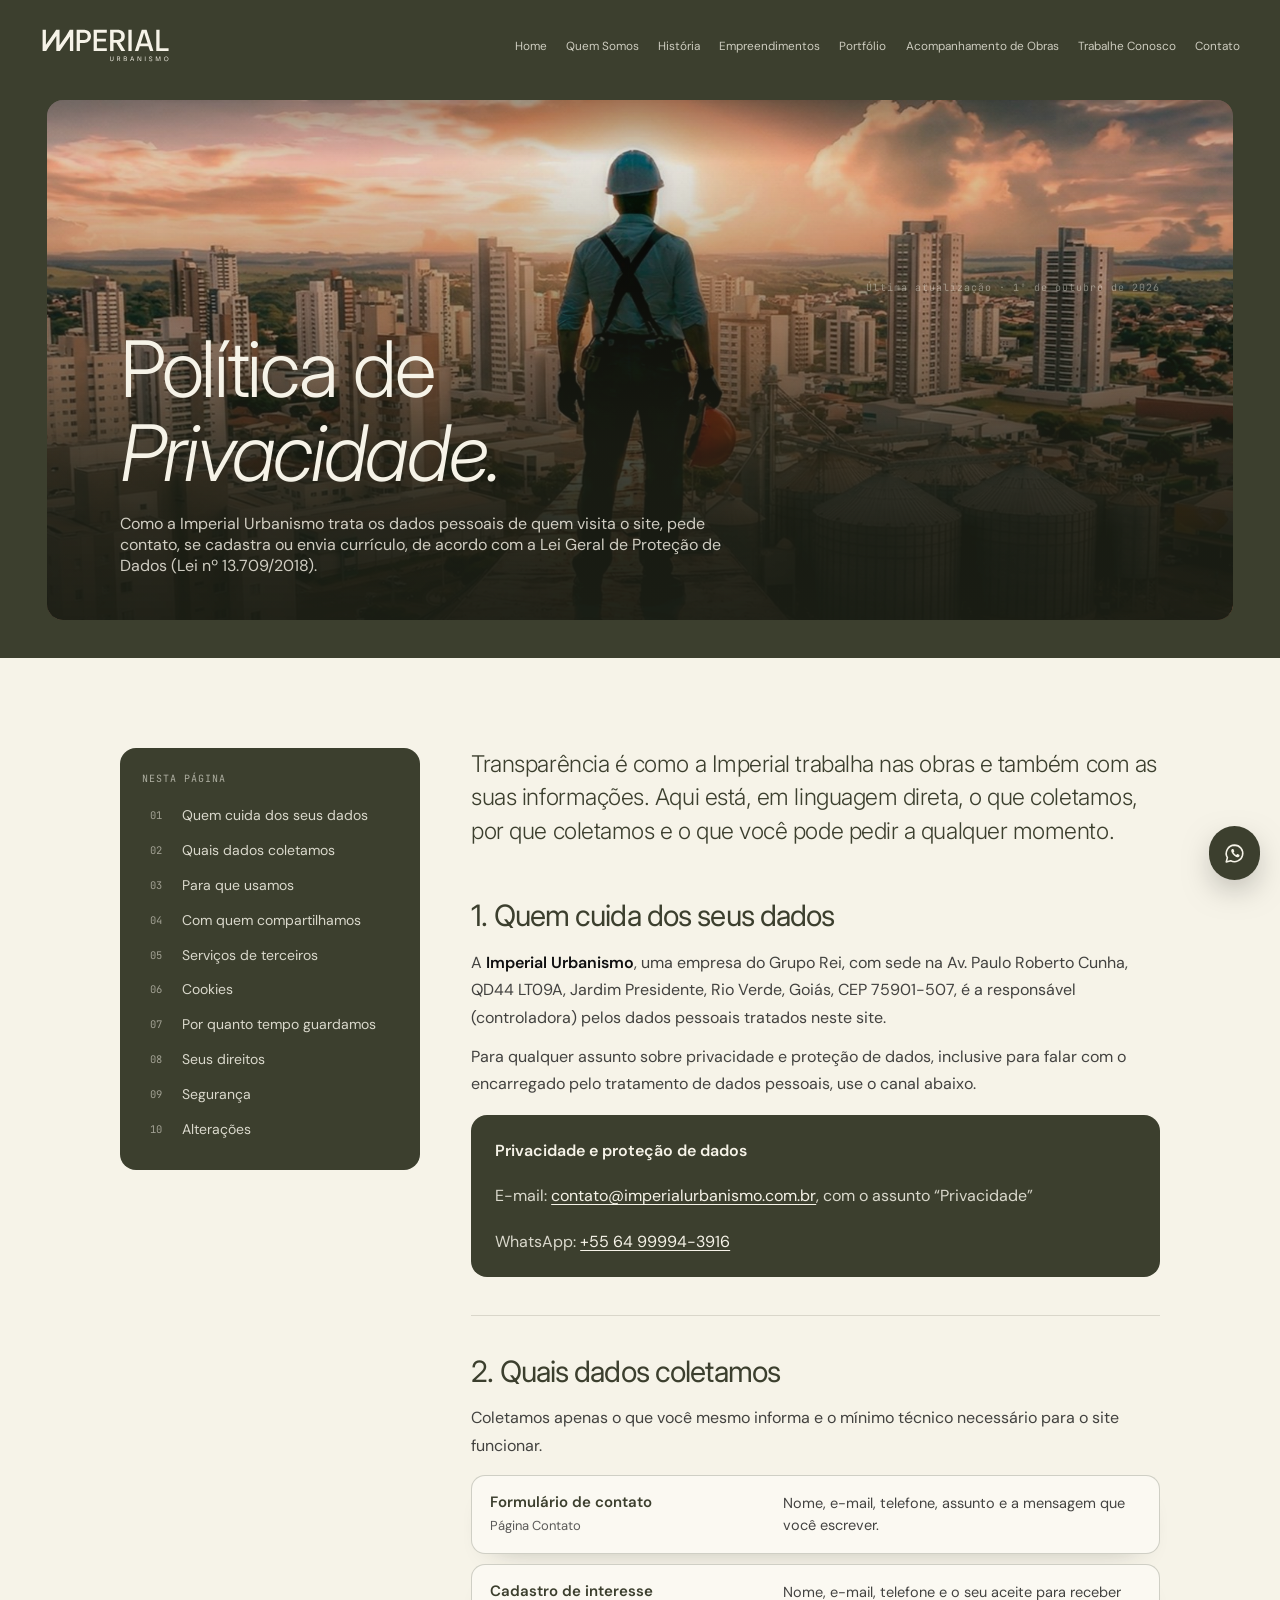
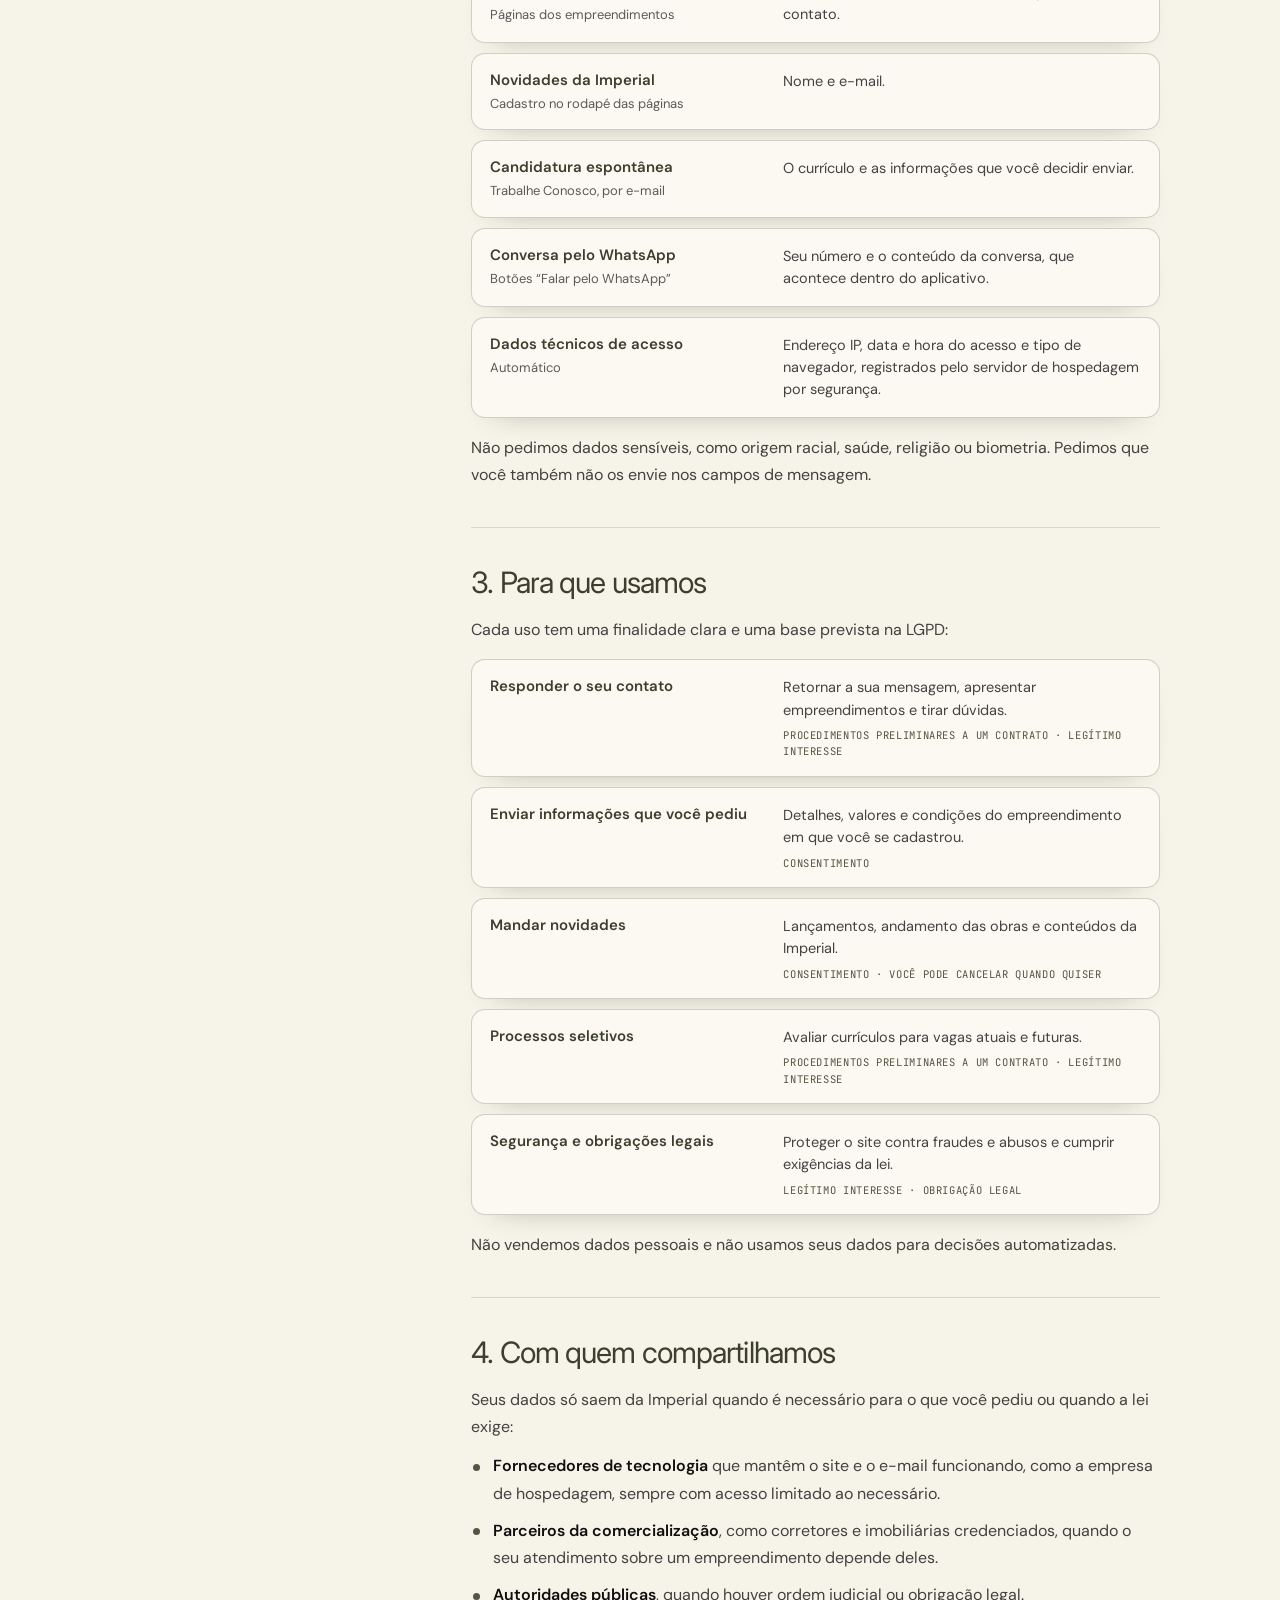
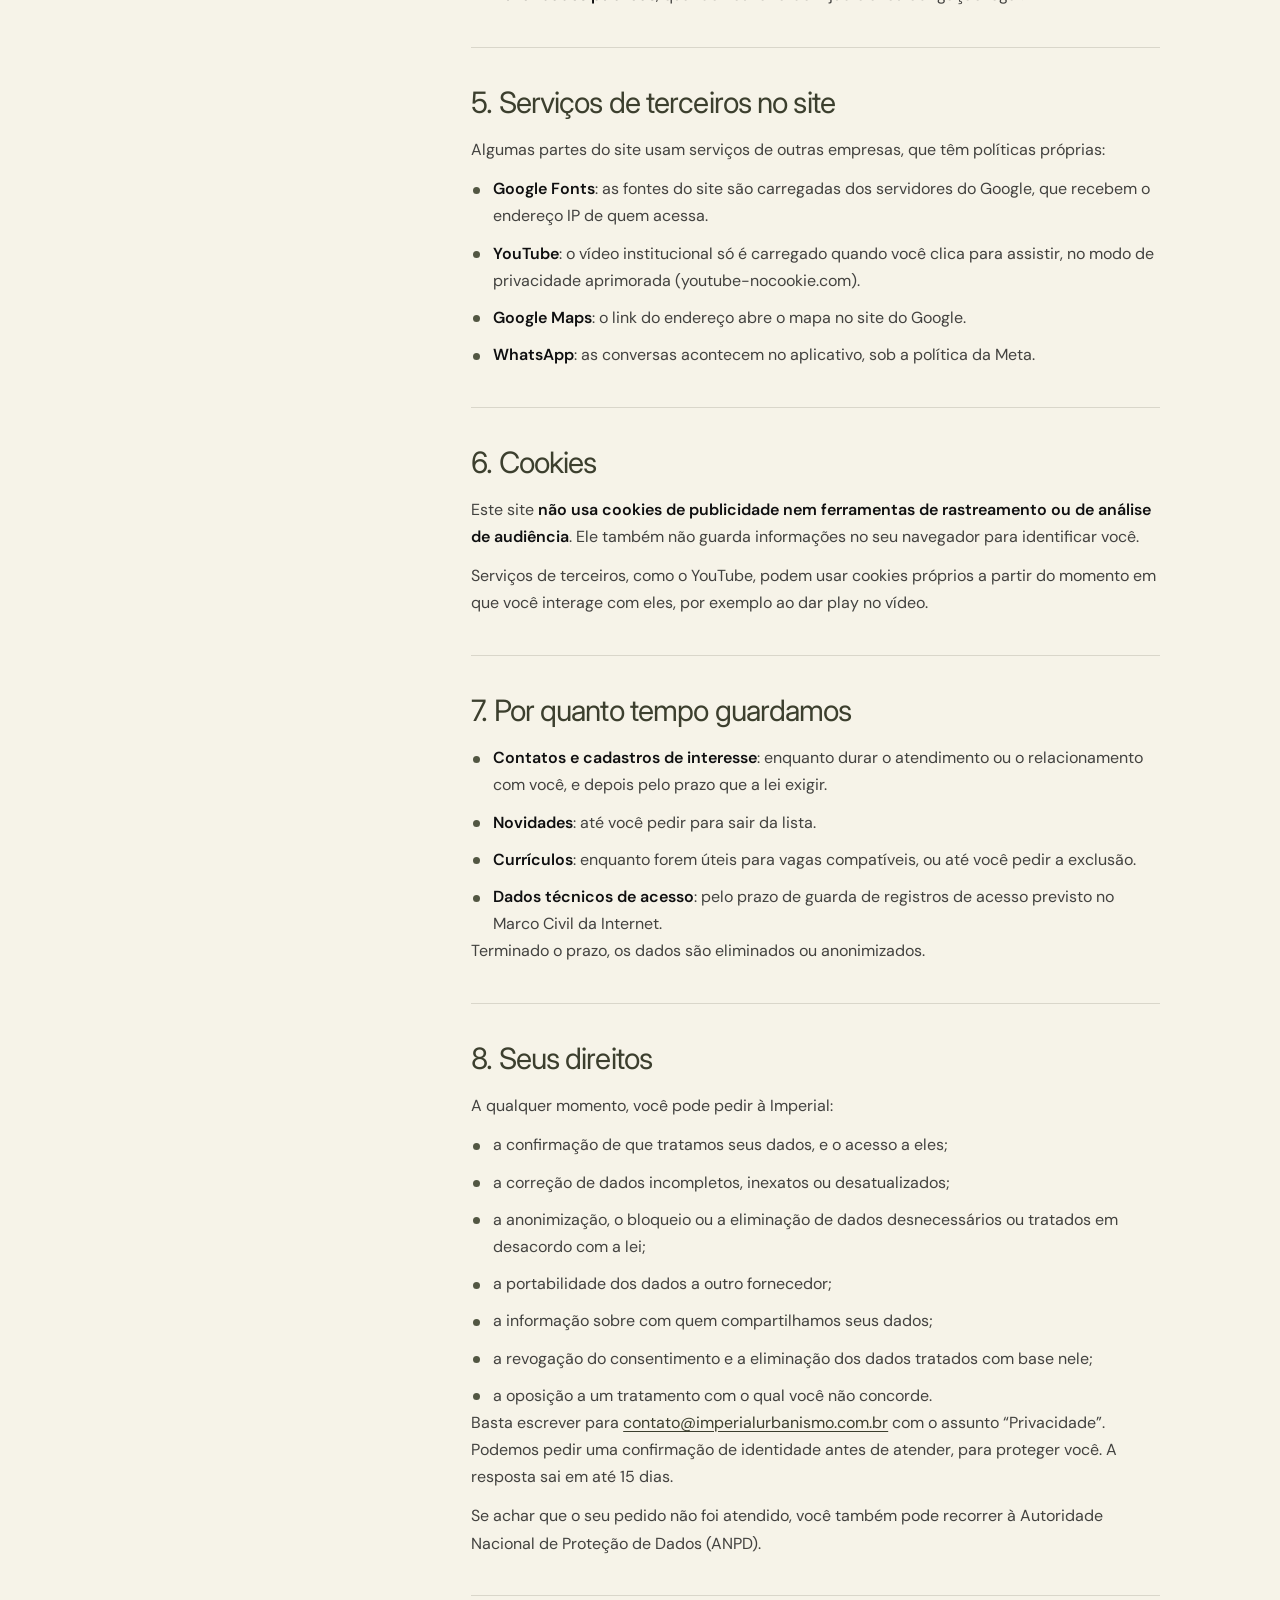
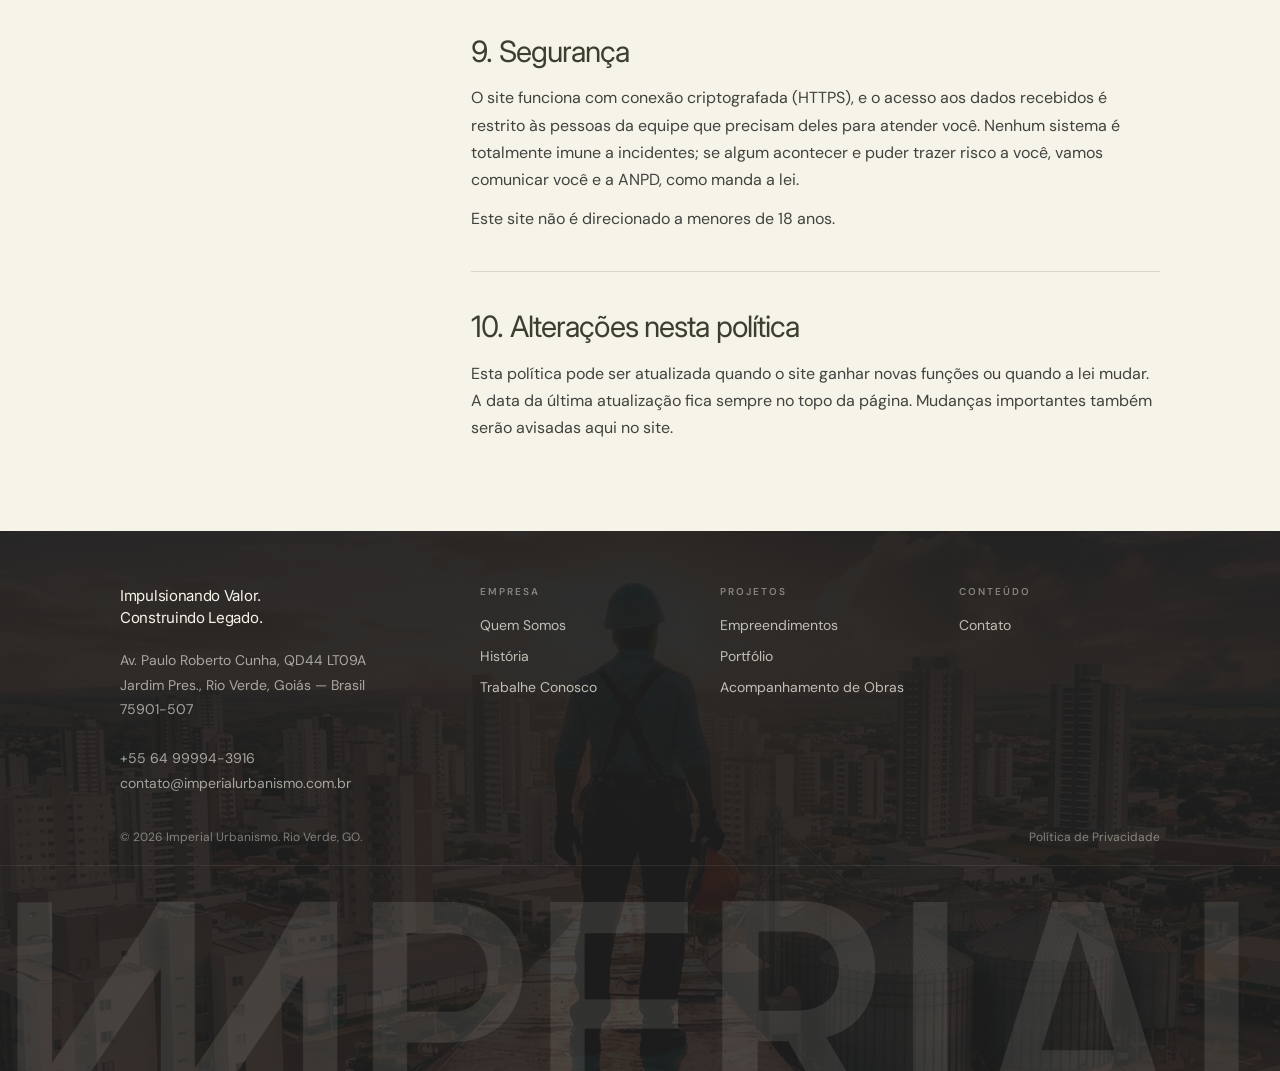
<file: politica-de-privacidade.html>
<!DOCTYPE html>
<html lang="pt-BR">
<head>
<meta charset="utf-8">
<meta name="viewport" content="width=device-width, initial-scale=1, viewport-fit=cover">
<title>Política de Privacidade — Imperial Urbanismo</title>
<meta name="description" content="Como a Imperial Urbanismo coleta, usa, protege e compartilha dados pessoais, e como exercer os seus direitos previstos na LGPD.">
<link rel="icon" href="assets/img/favicon-32.png" sizes="32x32" type="image/png">
<link rel="icon" href="assets/img/favicon-192.png" sizes="192x192" type="image/png">
<link rel="apple-touch-icon" href="assets/img/apple-touch-icon.png">
<link rel="manifest" href="site.webmanifest">
<meta name="theme-color" content="#3C3F2E">
<link rel="preconnect" href="https://fonts.googleapis.com">
<link rel="preconnect" href="https://fonts.gstatic.com" crossorigin>
<link href="https://fonts.googleapis.com/css2?family=Inter:ital,wght@0,200;0,300;0,400;0,500;0,600;0,700;1,200;1,300;1,400&family=DM+Sans:wght@300;400;500;600;700&family=JetBrains+Mono:wght@400;500&display=swap" rel="stylesheet">
<link rel="stylesheet" href="assets/css/site.css?v=2">
<link rel="stylesheet" href="assets/css/privacidade.css">
</head>
<body>

<!-- ===================== NAV ===================== -->
<header class="nav">
  <div class="wrap nav__in">
    <a class="nav__logo" href="/" aria-label="Imperial Urbanismo">
      <img src="assets/img/logo-imperial.svg" alt="Imperial Urbanismo">
    </a>
    <nav class="nav__links">
      <a href="/">Home</a>
      <a href="/quem-somos">Quem Somos</a>
      <a href="/historia">História</a>
      <a href="/empreendimentos">Empreendimentos</a>
      <a href="/portfolio">Portfólio</a>
      <a href="/acompanhamento-de-obras">Acompanhamento de Obras</a>
      <a href="/trabalhe-conosco">Trabalhe Conosco</a>
      <a href="/contato">Contato</a>
    </nav>
    <button class="nav__burger" aria-label="Menu"><span></span></button>
  </div>
</header>


<!-- ===================== HERO ===================== -->
<section class="hero pp-hero">
  <div class="hero__card">
    <div class="hero__bg"><img src="assets/img/home/footer-bg.jpg" alt="" aria-hidden="true" fetchpriority="high"></div>
    <div class="hero__scrim"></div>
    <div class="wrap hero__in" data-stagger>
      <p class="crumb crumb--so-meta reveal"><span class="crumb__meta">Última atualização · 1º de outubro de 2026</span></p>
      <h1 class="reveal">Política de<br><em>Privacidade.</em></h1>
      <p class="pp-hero__lead reveal">Como a Imperial Urbanismo trata os dados pessoais de quem visita o site, pede contato, se cadastra ou envia currículo, de acordo com a Lei Geral de Proteção de Dados (Lei nº 13.709/2018).</p>
    </div>
  </div>
</section>

<!-- ===================== TEXTO ===================== -->
<section class="pp">
  <div class="wrap pp__grid">
    <nav class="pp__nav reveal" aria-label="Seções da política">
      <p>Nesta página</p>
      <ol>
        <li><a href="#quem-somos">Quem cuida dos seus dados</a></li>
        <li><a href="#dados">Quais dados coletamos</a></li>
        <li><a href="#uso">Para que usamos</a></li>
        <li><a href="#compartilhamento">Com quem compartilhamos</a></li>
        <li><a href="#terceiros">Serviços de terceiros</a></li>
        <li><a href="#cookies">Cookies</a></li>
        <li><a href="#guarda">Por quanto tempo guardamos</a></li>
        <li><a href="#direitos">Seus direitos</a></li>
        <li><a href="#seguranca">Segurança</a></li>
        <li><a href="#alteracoes">Alterações</a></li>
      </ol>
    </nav>

    <article class="pp__body">
      <p class="pp__intro reveal">Transparência é como a Imperial trabalha nas obras e também com as suas informações. Aqui está, em linguagem direta, o que coletamos, por que coletamos e o que você pode pedir a qualquer momento.</p>

      <section class="pp__sec reveal" id="quem-somos">
        <h2>1. Quem cuida dos seus dados</h2>
        <p>A <b>Imperial Urbanismo</b>, uma empresa do Grupo Rei, com sede na Av. Paulo Roberto Cunha, QD44 LT09A, Jardim Presidente, Rio Verde, Goiás, CEP 75901-507, é a responsável (controladora) pelos dados pessoais tratados neste site.</p>
        <p>Para qualquer assunto sobre privacidade e proteção de dados, inclusive para falar com o encarregado pelo tratamento de dados pessoais, use o canal abaixo.</p>
        <div class="pp__box">
          <p><b>Privacidade e proteção de dados</b></p>
          <p>E-mail: <a href="mailto:contato@imperialurbanismo.com.br?subject=Privacidade">contato@imperialurbanismo.com.br</a>, com o assunto “Privacidade”</p>
          <p>WhatsApp: <a href="https://wa.me/5564999943916" target="_blank" rel="noopener">+55 64 99994-3916</a></p>
        </div>
      </section>

      <section class="pp__sec reveal" id="dados">
        <h2>2. Quais dados coletamos</h2>
        <p>Coletamos apenas o que você mesmo informa e o mínimo técnico necessário para o site funcionar.</p>
        <div class="pp__tab">
          <div class="pp__row"><div><h4>Formulário de contato</h4><small>Página Contato</small></div><p>Nome, e-mail, telefone, assunto e a mensagem que você escrever.</p></div>
          <div class="pp__row"><div><h4>Cadastro de interesse</h4><small>Páginas dos empreendimentos</small></div><p>Nome, e-mail, telefone e o seu aceite para receber contato.</p></div>
          <div class="pp__row"><div><h4>Novidades da Imperial</h4><small>Cadastro no rodapé das páginas</small></div><p>Nome e e-mail.</p></div>
          <div class="pp__row"><div><h4>Candidatura espontânea</h4><small>Trabalhe Conosco, por e-mail</small></div><p>O currículo e as informações que você decidir enviar.</p></div>
          <div class="pp__row"><div><h4>Conversa pelo WhatsApp</h4><small>Botões “Falar pelo WhatsApp”</small></div><p>Seu número e o conteúdo da conversa, que acontece dentro do aplicativo.</p></div>
          <div class="pp__row"><div><h4>Dados técnicos de acesso</h4><small>Automático</small></div><p>Endereço IP, data e hora do acesso e tipo de navegador, registrados pelo servidor de hospedagem por segurança.</p></div>
        </div>
        <p style="margin-top:16px">Não pedimos dados sensíveis, como origem racial, saúde, religião ou biometria. Pedimos que você também não os envie nos campos de mensagem.</p>
      </section>

      <section class="pp__sec reveal" id="uso">
        <h2>3. Para que usamos</h2>
        <p>Cada uso tem uma finalidade clara e uma base prevista na LGPD:</p>
        <div class="pp__tab">
          <div class="pp__row"><div><h4>Responder o seu contato</h4></div><p>Retornar a sua mensagem, apresentar empreendimentos e tirar dúvidas.<span>Procedimentos preliminares a um contrato · legítimo interesse</span></p></div>
          <div class="pp__row"><div><h4>Enviar informações que você pediu</h4></div><p>Detalhes, valores e condições do empreendimento em que você se cadastrou.<span>Consentimento</span></p></div>
          <div class="pp__row"><div><h4>Mandar novidades</h4></div><p>Lançamentos, andamento das obras e conteúdos da Imperial.<span>Consentimento · você pode cancelar quando quiser</span></p></div>
          <div class="pp__row"><div><h4>Processos seletivos</h4></div><p>Avaliar currículos para vagas atuais e futuras.<span>Procedimentos preliminares a um contrato · legítimo interesse</span></p></div>
          <div class="pp__row"><div><h4>Segurança e obrigações legais</h4></div><p>Proteger o site contra fraudes e abusos e cumprir exigências da lei.<span>Legítimo interesse · obrigação legal</span></p></div>
        </div>
        <p style="margin-top:16px">Não vendemos dados pessoais e não usamos seus dados para decisões automatizadas.</p>
      </section>

      <section class="pp__sec reveal" id="compartilhamento">
        <h2>4. Com quem compartilhamos</h2>
        <p>Seus dados só saem da Imperial quando é necessário para o que você pediu ou quando a lei exige:</p>
        <ul>
          <li><b>Fornecedores de tecnologia</b> que mantêm o site e o e-mail funcionando, como a empresa de hospedagem, sempre com acesso limitado ao necessário.</li>
          <li><b>Parceiros da comercialização</b>, como corretores e imobiliárias credenciados, quando o seu atendimento sobre um empreendimento depende deles.</li>
          <li><b>Autoridades públicas</b>, quando houver ordem judicial ou obrigação legal.</li>
        </ul>
      </section>

      <section class="pp__sec reveal" id="terceiros">
        <h2>5. Serviços de terceiros no site</h2>
        <p>Algumas partes do site usam serviços de outras empresas, que têm políticas próprias:</p>
        <ul>
          <li><b>Google Fonts</b>: as fontes do site são carregadas dos servidores do Google, que recebem o endereço IP de quem acessa.</li>
          <li><b>YouTube</b>: o vídeo institucional só é carregado quando você clica para assistir, no modo de privacidade aprimorada (youtube-nocookie.com).</li>
          <li><b>Google Maps</b>: o link do endereço abre o mapa no site do Google.</li>
          <li><b>WhatsApp</b>: as conversas acontecem no aplicativo, sob a política da Meta.</li>
        </ul>
      </section>

      <section class="pp__sec reveal" id="cookies">
        <h2>6. Cookies</h2>
        <p>Este site <b>não usa cookies de publicidade nem ferramentas de rastreamento ou de análise de audiência</b>. Ele também não guarda informações no seu navegador para identificar você.</p>
        <p>Serviços de terceiros, como o YouTube, podem usar cookies próprios a partir do momento em que você interage com eles, por exemplo ao dar play no vídeo.</p>
      </section>

      <section class="pp__sec reveal" id="guarda">
        <h2>7. Por quanto tempo guardamos</h2>
        <ul>
          <li><b>Contatos e cadastros de interesse</b>: enquanto durar o atendimento ou o relacionamento com você, e depois pelo prazo que a lei exigir.</li>
          <li><b>Novidades</b>: até você pedir para sair da lista.</li>
          <li><b>Currículos</b>: enquanto forem úteis para vagas compatíveis, ou até você pedir a exclusão.</li>
          <li><b>Dados técnicos de acesso</b>: pelo prazo de guarda de registros de acesso previsto no Marco Civil da Internet.</li>
        </ul>
        <p>Terminado o prazo, os dados são eliminados ou anonimizados.</p>
      </section>

      <section class="pp__sec reveal" id="direitos">
        <h2>8. Seus direitos</h2>
        <p>A qualquer momento, você pode pedir à Imperial:</p>
        <ul>
          <li>a confirmação de que tratamos seus dados, e o acesso a eles;</li>
          <li>a correção de dados incompletos, inexatos ou desatualizados;</li>
          <li>a anonimização, o bloqueio ou a eliminação de dados desnecessários ou tratados em desacordo com a lei;</li>
          <li>a portabilidade dos dados a outro fornecedor;</li>
          <li>a informação sobre com quem compartilhamos seus dados;</li>
          <li>a revogação do consentimento e a eliminação dos dados tratados com base nele;</li>
          <li>a oposição a um tratamento com o qual você não concorde.</li>
        </ul>
        <p>Basta escrever para <a href="mailto:contato@imperialurbanismo.com.br?subject=Privacidade">contato@imperialurbanismo.com.br</a> com o assunto “Privacidade”. Podemos pedir uma confirmação de identidade antes de atender, para proteger você. A resposta sai em até 15 dias.</p>
        <p>Se achar que o seu pedido não foi atendido, você também pode recorrer à Autoridade Nacional de Proteção de Dados (ANPD).</p>
      </section>

      <section class="pp__sec reveal" id="seguranca">
        <h2>9. Segurança</h2>
        <p>O site funciona com conexão criptografada (HTTPS), e o acesso aos dados recebidos é restrito às pessoas da equipe que precisam deles para atender você. Nenhum sistema é totalmente imune a incidentes; se algum acontecer e puder trazer risco a você, vamos comunicar você e a ANPD, como manda a lei.</p>
        <p>Este site não é direcionado a menores de 18 anos.</p>
      </section>

      <section class="pp__sec reveal" id="alteracoes">
        <h2>10. Alterações nesta política</h2>
        <p>Esta política pode ser atualizada quando o site ganhar novas funções ou quando a lei mudar. A data da última atualização fica sempre no topo da página. Mudanças importantes também serão avisadas aqui no site.</p>
      </section>
    </article>
  </div>
</section>

<!-- ===================== FOOTER ===================== -->
<footer class="hfoot">
  <div class="hfoot__photo"><img src="assets/img/home/footer-bg.jpg" alt="" aria-hidden="true" loading="lazy"></div>
  <div class="hfoot__word"><img src="assets/img/home/wordmark.png" alt="" aria-hidden="true" loading="lazy"></div>
  <div class="wrap hfoot__in">
    <div class="hfoot__grid">
      <div>
        <p class="hfoot__tag">Impulsionando Valor.<br>Construindo Legado.</p>
        <p class="hfoot__addr">
          Av. Paulo Roberto Cunha, QD44 LT09A<br>
          Jardim Pres., Rio Verde, Goiás — Brasil<br>
          75901-507<br><br>
          <a href="tel:+5564999943916">+55 64 99994-3916</a><br>
          <a href="mailto:contato@imperialurbanismo.com.br">contato@imperialurbanismo.com.br</a>
        </p>
      </div>
      <div>
        <h4>Empresa</h4>
        <ul><li><a href="/quem-somos">Quem Somos</a></li><li><a href="/historia">História</a></li><li><a href="/trabalhe-conosco">Trabalhe Conosco</a></li></ul>
      </div>
      <div>
        <h4>Projetos</h4>
        <ul><li><a href="/empreendimentos">Empreendimentos</a></li><li><a href="/portfolio">Portfólio</a></li><li><a href="/acompanhamento-de-obras">Acompanhamento de Obras</a></li></ul>
      </div>
      <div>
        <h4>Conteúdo</h4>
        <ul><li><a href="/contato">Contato</a></li></ul>
      </div>
    </div>
    <div class="hfoot__bar">
      <span>© 2026 Imperial Urbanismo. Rio Verde, GO.</span>
      <a href="/politica-de-privacidade">Política de Privacidade</a>
    </div>
  </div>
  <div class="hfoot__rule"></div>
  <div class="hfoot__space"></div>
</footer>

<a class="wa" href="https://wa.me/5564999943916?text=Ol%C3%A1%21%20Vim%20pelo%20site%20da%20Imperial%20Urbanismo." target="_blank" rel="noopener" aria-label="Falar pelo WhatsApp">
  <svg width="21" height="21" viewBox="0 0 16 16" fill="none"><path d="M8 1.6a6.3 6.3 0 0 0-5.4 9.5L1.7 14.4l3.4-.9A6.3 6.3 0 1 0 8 1.6Z" stroke="currentColor" stroke-width="1.2" stroke-linejoin="round"/><path d="M5.9 5c.2-.4.4-.4.6-.4h.4c.1 0 .3 0 .4.3l.5 1.2c.1.2 0 .4-.1.5l-.3.3c-.1.1-.2.2-.1.4.2.4.6.9 1 1.2.4.3.7.4.9.5.2 0 .3 0 .4-.1l.4-.4c.1-.2.3-.1.4-.1l1.1.6c.2.1.3.2.3.3 0 .2 0 .6-.2.9-.2.3-.8.6-1.1.6-.6 0-1.4-.2-2.6-1.1a7 7 0 0 1-2-2.5c-.3-.6-.4-1.1-.4-1.5 0-.4.2-.6.3-.7Z" fill="currentColor"/></svg>
  <span>Falar pelo WhatsApp</span>
</a>

<script src="assets/js/site.js?v=2" defer></script>
</body>
</html>
</file>
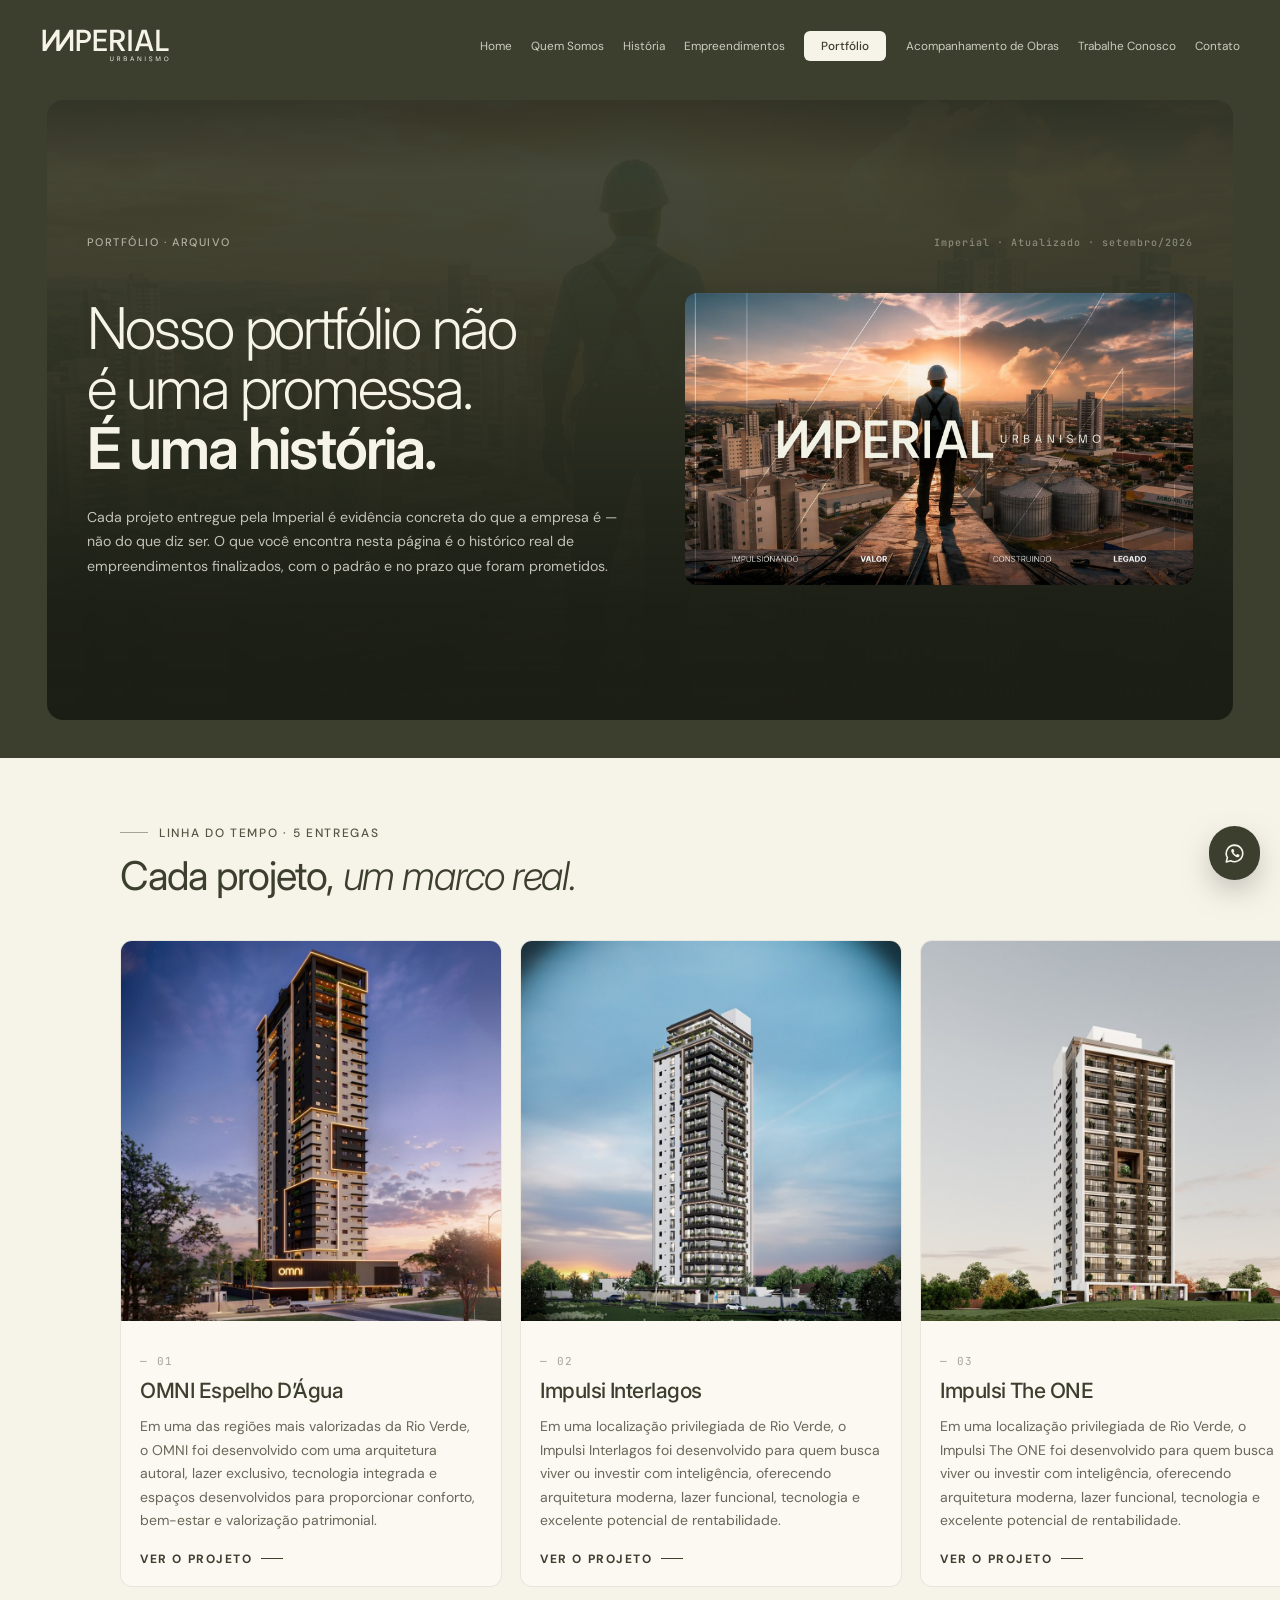
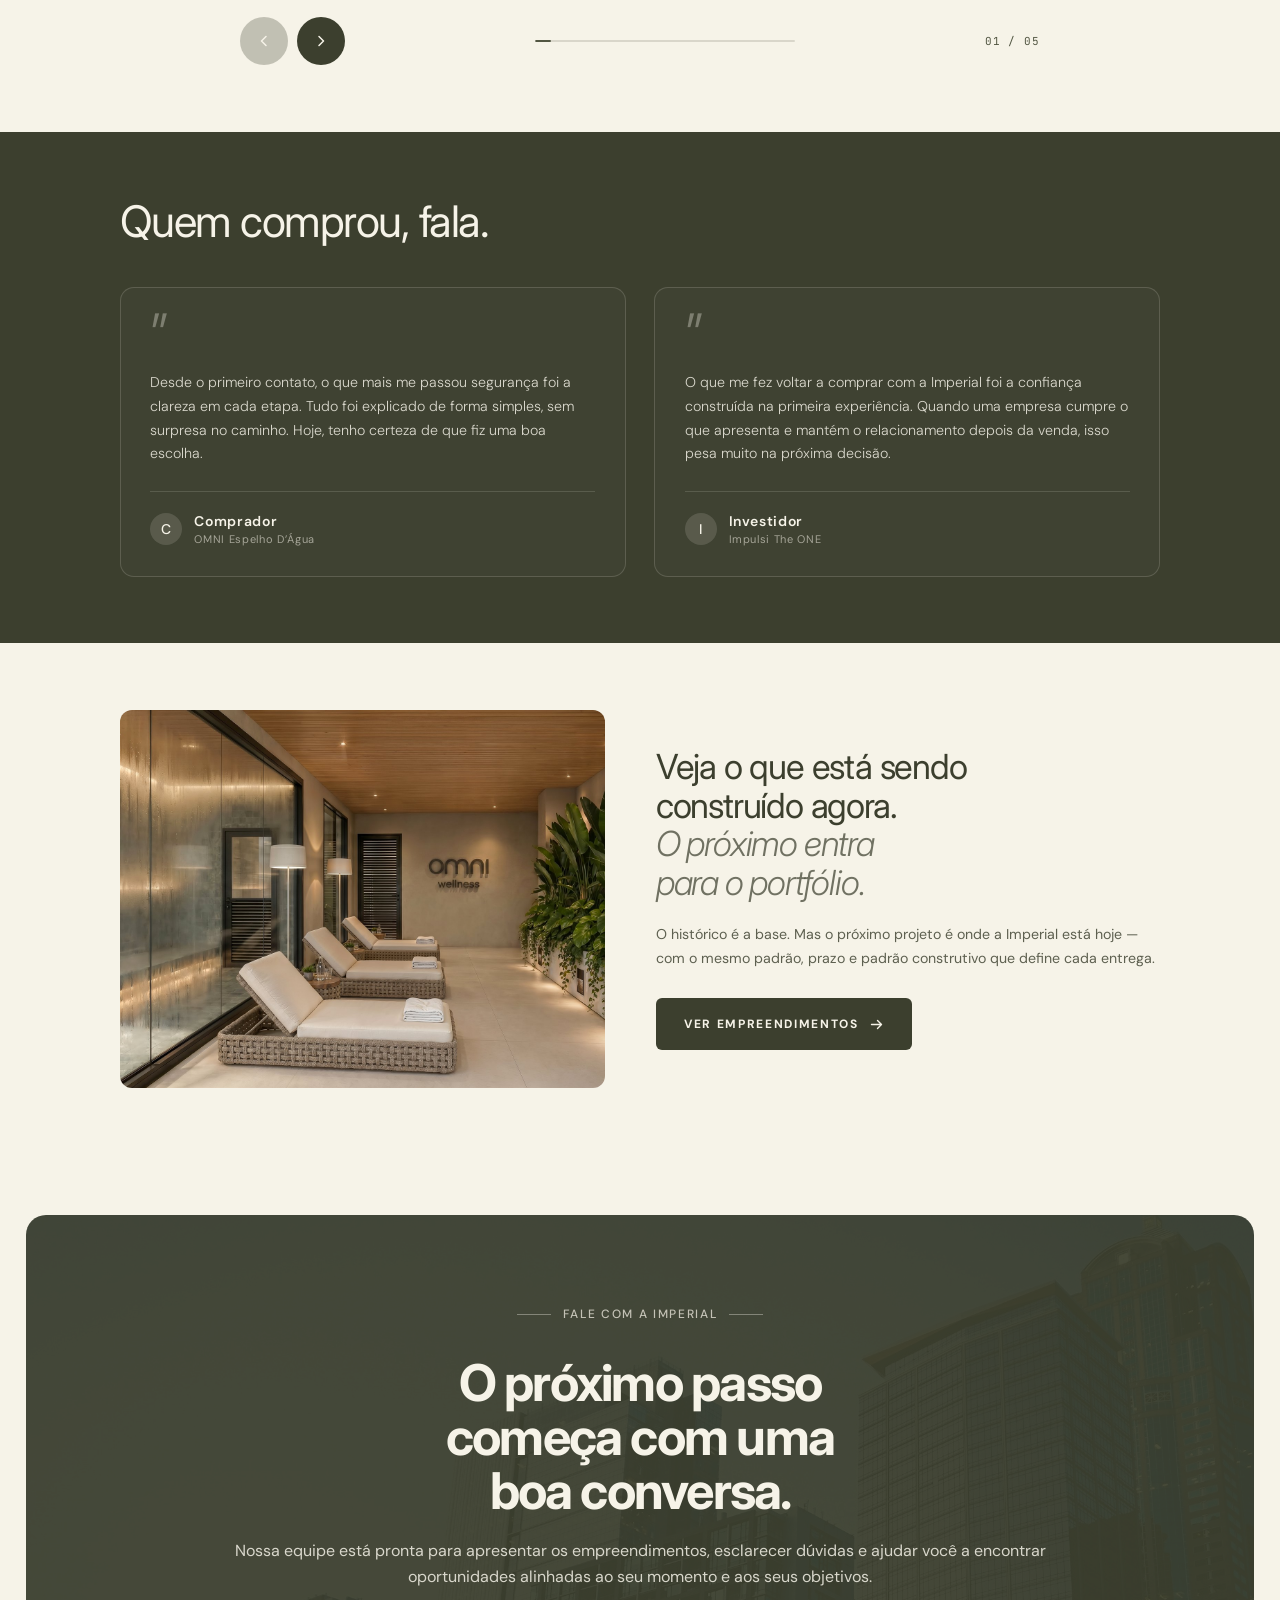
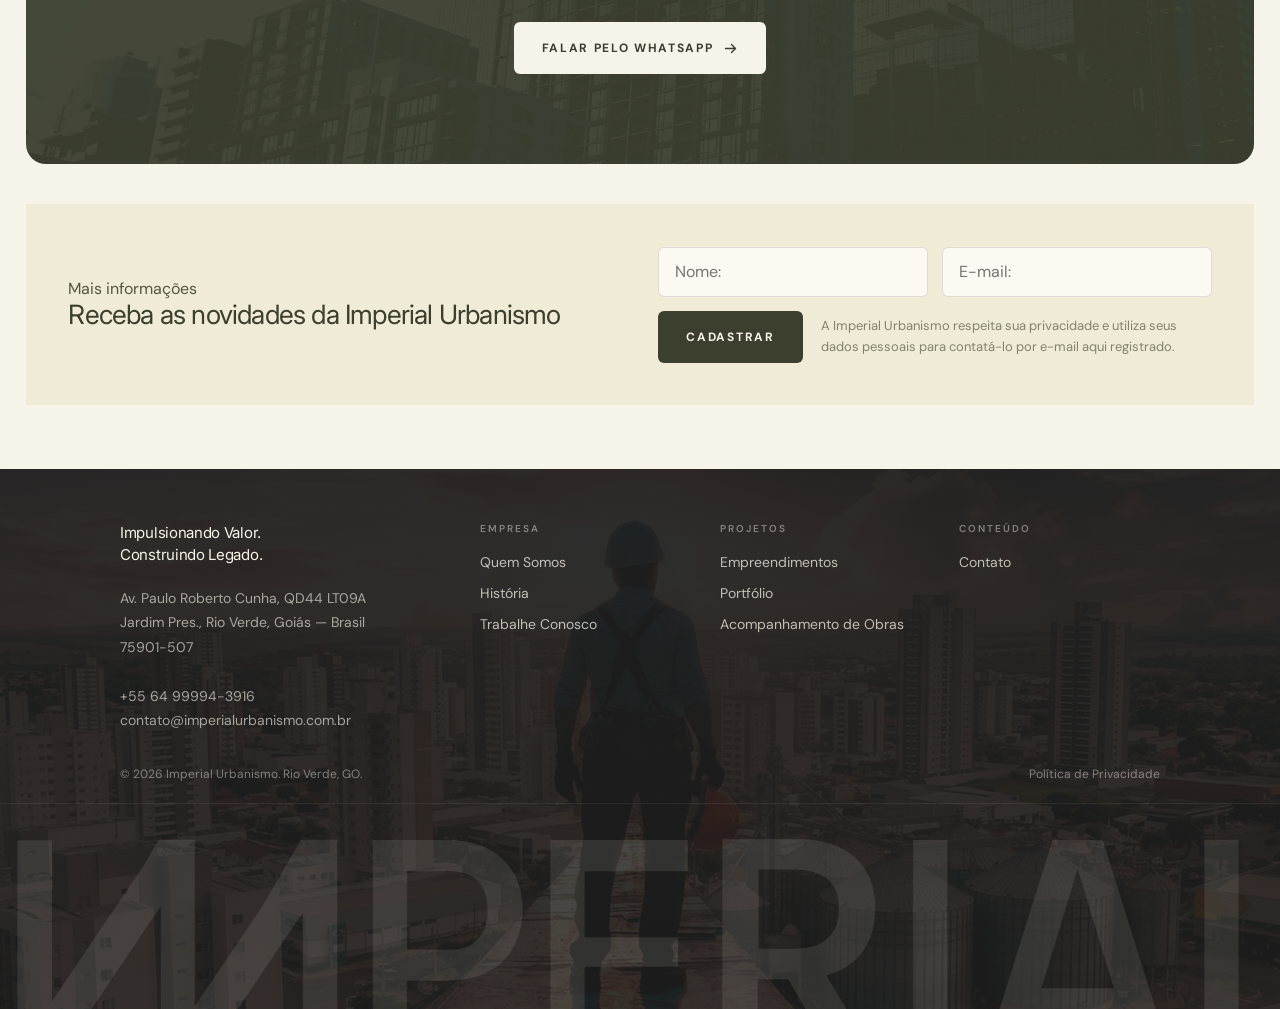
<file: portfolio.html>
<!DOCTYPE html>
<html lang="pt-BR">
<head>
<meta charset="utf-8">
<meta name="viewport" content="width=device-width, initial-scale=1, viewport-fit=cover">
<title>Portfólio — Imperial Urbanismo</title>
<meta name="description" content="O histórico real de empreendimentos entregues pela Imperial Urbanismo em Rio Verde e região, com o padrão e no prazo que foram prometidos.">
<link rel="icon" href="assets/img/favicon-32.png" sizes="32x32" type="image/png">
<link rel="icon" href="assets/img/favicon-192.png" sizes="192x192" type="image/png">
<link rel="apple-touch-icon" href="assets/img/apple-touch-icon.png">
<link rel="manifest" href="site.webmanifest">
<meta name="theme-color" content="#3C3F2E">
<link rel="preconnect" href="https://fonts.googleapis.com">
<link rel="preconnect" href="https://fonts.gstatic.com" crossorigin>
<link href="https://fonts.googleapis.com/css2?family=Inter:ital,wght@0,200;0,300;0,400;0,500;0,600;0,700;1,200;1,300;1,400&family=DM+Sans:wght@300;400;500;600;700&family=JetBrains+Mono:wght@400;500&display=swap" rel="stylesheet">
<link rel="stylesheet" href="assets/css/site.css?v=2">
<link rel="stylesheet" href="assets/css/portfolio.css">
</head>
<body>

<!-- ===================== NAV ===================== -->
<header class="nav">
  <div class="wrap nav__in">
    <a class="nav__logo" href="/" aria-label="Imperial Urbanismo">
      <img src="assets/img/logo-imperial.svg" alt="Imperial Urbanismo">
    </a>
    <nav class="nav__links">
      <a href="/">Home</a>
      <a href="/quem-somos">Quem Somos</a>
      <a href="/historia">História</a>
      <a href="/empreendimentos">Empreendimentos</a>
      <a href="/portfolio" class="is-active">Portfólio</a>
      <a href="/acompanhamento-de-obras">Acompanhamento de Obras</a>
      <a href="/trabalhe-conosco">Trabalhe Conosco</a>
      <a href="/contato">Contato</a>
    </nav>
    <button class="nav__burger" aria-label="Menu"><span></span></button>
  </div>
</header>

<!-- ===================== BLOCO 1 — HERO ===================== -->
<section class="hero pf-hero">
  <div class="hero__card">
    <div class="hero__bg"><img src="assets/img/home/footer-bg.jpg" alt="" aria-hidden="true"></div>
    <div class="hero__scrim"></div>

    <div class="wrap hero__in" data-stagger>
      <div class="pf-meta reveal">
        <span>Portfólio · Arquivo</span>
        <span>Imperial · Atualizado · setembro/2026</span>
      </div>

      <div class="pf-hero__grid">
        <div>
          <h1 class="reveal">Nosso portfólio não<br>é uma promessa.<br><b>É uma história.</b></h1>
          <p class="pf-hero__lead reveal">Cada projeto entregue pela Imperial é evidência concreta do que a empresa é — não do que diz ser. O que você encontra nesta página é o histórico real de empreendimentos finalizados, com o padrão e no prazo que foram prometidos.</p>
        </div>
        <div class="pf-hero__media reveal">
          <img src="assets/img/portfolio/hero.jpg" alt="Imperial Urbanismo — transparência, valor, confiança e legado" fetchpriority="high">
        </div>
      </div>
    </div>
  </div>
</section>

<!-- ===================== BLOCO 2 — LINHA DO TEMPO ===================== -->
<section class="pf-linha" id="entregas">
  <div class="wrap">
    <div class="pf-head reveal">
      <p class="pf-head__eyebrow"><i></i><span>Linha do Tempo · 5 entregas</span></p>
      <h2>Cada projeto, <em>um marco real.</em></h2>
    </div>
  </div>

  <div class="carousel" id="entregas-car">
    <div class="carousel__viewport">

      <article class="slide slide--card">
        <div class="pf-card__media"><img src="assets/img/portfolio/card-omni.jpg" alt="OMNI Espelho D'Água" loading="lazy" decoding="async"></div>
        <div class="pf-card__in">
          <p class="pf-card__n">— 01</p>
          <h3>OMNI Espelho D’Água</h3>
          <p>Em uma das regiões mais valorizadas da Rio Verde, o OMNI foi desenvolvido com uma arquitetura autoral, lazer exclusivo, tecnologia integrada e espaços desenvolvidos para proporcionar conforto, bem-estar e valorização patrimonial.</p>
          <a class="pf-card__go" href="/omni-espelho-dagua">Ver o projeto <i></i></a>
        </div>
      </article>

      <article class="slide slide--card">
        <div class="pf-card__media"><img src="assets/img/portfolio/card-interlagos.jpg" alt="Impulsi Interlagos" loading="lazy" decoding="async"></div>
        <div class="pf-card__in">
          <p class="pf-card__n">— 02</p>
          <h3>Impulsi Interlagos</h3>
          <p>Em uma localização privilegiada de Rio Verde, o Impulsi Interlagos foi desenvolvido para quem busca viver ou investir com inteligência, oferecendo arquitetura moderna, lazer funcional, tecnologia e excelente potencial de rentabilidade.</p>
          <a class="pf-card__go" href="/impulsi-interlagos">Ver o projeto <i></i></a>
        </div>
      </article>

      <article class="slide slide--card">
        <div class="pf-card__media"><img src="assets/img/portfolio/card-the-one.jpg" alt="Impulsi The ONE" loading="lazy" decoding="async"></div>
        <div class="pf-card__in">
          <p class="pf-card__n">— 03</p>
          <h3>Impulsi The ONE</h3>
          <p>Em uma localização privilegiada de Rio Verde, o Impulsi The ONE foi desenvolvido para quem busca viver ou investir com inteligência, oferecendo arquitetura moderna, lazer funcional, tecnologia e excelente potencial de rentabilidade.</p>
          <a class="pf-card__go" href="/impulsi-the-one">Ver o projeto <i></i></a>
        </div>
      </article>

      <article class="slide slide--card">
        <div class="pf-card__media"><img src="assets/img/portfolio/card-recanto.jpg" alt="Recanto dos Pássaros" loading="lazy" decoding="async"></div>
        <div class="pf-card__in">
          <p class="pf-card__n">— 04</p>
          <h3>Recanto dos Pássaros</h3>
          <p>Em uma região em constante desenvolvimento de Rio Verde, o Recanto dos Pássaros reúne apartamentos residenciais, infraestrutura completa, áreas de lazer e segurança para quem deseja viver com tranquilidade e praticidade.</p>
          <a class="pf-card__go" href="#galeria-passaros" data-galeria="#galeria-passaros">Ver galeria do projeto <i></i></a>
        </div>
      </article>

      <article class="slide slide--card">
        <div class="pf-card__media"><img src="assets/img/portfolio/card-araras.jpg" alt="Recanto das Araras" loading="lazy" decoding="async"></div>
        <div class="pf-card__in">
          <p class="pf-card__n">— 05</p>
          <h3>Recanto das Araras</h3>
          <p>Em uma região em constante desenvolvimento de Rio Verde, o Recanto das Araras reúne apartamentos residenciais, infraestrutura completa, áreas de lazer e segurança para quem deseja viver com tranquilidade e praticidade.</p>
          <a class="pf-card__go" href="#galeria-araras" data-galeria="#galeria-araras">Ver galeria do projeto <i></i></a>
        </div>
      </article>

    </div>

    <div class="wrap">
      <div class="carousel__nav reveal">
        <div class="carousel__arrows">
          <button class="arrow" data-prev aria-label="Anterior"><svg width="16" height="16" viewBox="0 0 16 16" fill="none" stroke-width="1.5" stroke-linecap="round" stroke-linejoin="round"><path d="M10 3.5 5.5 8l4.5 4.5"/></svg></button>
          <button class="arrow" data-next aria-label="Próximo"><svg width="16" height="16" viewBox="0 0 16 16" fill="none" stroke-width="1.5" stroke-linecap="round" stroke-linejoin="round"><path d="M6 3.5 10.5 8 6 12.5"/></svg></button>
        </div>
        <div class="progressbar"><i></i></div>
        <span class="carousel__count">01 / 05</span>
      </div>
    </div>
  </div>
</section>

<!-- ===================== BLOCO 3 — DEPOIMENTOS ===================== -->
<section class="pf-depo">
  <div class="wrap">
    <h2 class="reveal">Quem comprou, fala.</h2>
    <div class="pf-depo__grid" data-stagger>

      <blockquote class="pf-quote reveal">
        <span class="pf-quote__mark" aria-hidden="true">”</span>
        <p>Desde o primeiro contato, o que mais me passou segurança foi a clareza em cada etapa. Tudo foi explicado de forma simples, sem surpresa no caminho. Hoje, tenho certeza de que fiz uma boa escolha.</p>
        <footer class="pf-quote__who">
          <span class="pf-quote__av" aria-hidden="true">C</span>
          <span><b>Comprador</b><span>OMNI Espelho D’Água</span></span>
        </footer>
      </blockquote>

      <blockquote class="pf-quote reveal">
        <span class="pf-quote__mark" aria-hidden="true">”</span>
        <p>O que me fez voltar a comprar com a Imperial foi a confiança construída na primeira experiência. Quando uma empresa cumpre o que apresenta e mantém o relacionamento depois da venda, isso pesa muito na próxima decisão.</p>
        <footer class="pf-quote__who">
          <span class="pf-quote__av" aria-hidden="true">I</span>
          <span><b>Investidor</b><span>Impulsi The ONE</span></span>
        </footer>
      </blockquote>

    </div>
  </div>
</section>

<!-- ===================== BLOCO 4 — O PRÓXIMO ENTRA PARA O PORTFÓLIO ===================== -->
<section class="pf-agora">
  <div class="wrap">
    <div class="pf-agora__grid">
      <div class="pf-agora__media reveal">
        <img src="assets/img/portfolio/agora.jpg" alt="Área wellness do OMNI Espelho D'Água em construção" loading="lazy">
      </div>
      <div class="reveal">
        <h2>Veja o que está sendo<br>construído agora.<br><em>O próximo entra<br>para o portfólio.</em></h2>
        <p>O histórico é a base. Mas o próximo projeto é onde a Imperial está hoje — com o mesmo padrão, prazo e padrão construtivo que define cada entrega.</p>
        <a class="btn btn--dark" href="/empreendimentos">Ver empreendimentos
          <svg width="15" height="15" viewBox="0 0 15 15" fill="none" stroke="currentColor" stroke-width="1.4" stroke-linecap="round" stroke-linejoin="round"><path d="M2.5 7.5h10M8.5 3.5l4 4-4 4"/></svg></a>
      </div>
    </div>
  </div>
</section>

<!-- ===================== CTA FINAL ===================== -->
<section class="hcta" id="contato">
  <div class="hcta__card">
    <div class="hcta__bg"><img src="assets/img/home/cta-bg.jpg" alt="" aria-hidden="true" loading="lazy"></div>
    <div class="hcta__in" data-stagger>
      <p class="hcta__eyebrow reveal"><i></i><span>Fale com a Imperial</span><i></i></p>
      <h2 class="reveal">O próximo passo<br>começa com uma<br>boa conversa.</h2>
      <p class="reveal">Nossa equipe está pronta para apresentar os empreendimentos, esclarecer dúvidas e ajudar você a encontrar oportunidades alinhadas ao seu momento e aos seus objetivos.</p>
      <div class="ctafinal__btns reveal">
        <a class="btn btn--cream" href="https://wa.me/5564999943916?text=Ol%C3%A1%21%20Vim%20pelo%20site%20da%20Imperial%20Urbanismo." target="_blank" rel="noopener">Falar pelo WhatsApp
          <svg width="15" height="15" viewBox="0 0 15 15" fill="none" stroke="currentColor" stroke-width="1.4" stroke-linecap="round" stroke-linejoin="round"><path d="M2.5 7.5h10M8.5 3.5l4 4-4 4"/></svg></a>
      </div>
    </div>
  </div>
</section>

<!-- ===================== NEWSLETTER ===================== -->
<section class="hnews" id="newsletter">
  <div class="hnews__card reveal">
    <div>
      <p class="shead__eyebrow" style="color:var(--olive)"><i></i><span>Mais informações</span></p>
      <h2>Receba as novidades da Imperial Urbanismo</h2>
    </div>
    <form class="hnews__form" novalidate>
      <div class="hnews__row">
        <input type="text" placeholder="Nome:" aria-label="Nome" required>
        <input type="email" placeholder="E-mail:" aria-label="E-mail" required>
      </div>
      <div class="hnews__bottom">
        <button class="btn btn--dark" type="submit">Cadastrar</button>
        <p>A Imperial Urbanismo respeita sua privacidade e utiliza seus dados pessoais para contatá-lo por e-mail aqui registrado.</p>
      </div>
    </form>
    <p class="hnews__ok">Cadastro recebido. Em breve você recebe as novidades da Imperial.</p>
  </div>
</section>

<!-- ===================== FOOTER ===================== -->
<footer class="hfoot">
  <div class="hfoot__photo"><img src="assets/img/home/footer-bg.jpg" alt="" aria-hidden="true" loading="lazy"></div>
  <div class="hfoot__word"><img src="assets/img/home/wordmark.png" alt="" aria-hidden="true" loading="lazy"></div>
  <div class="wrap hfoot__in">
    <div class="hfoot__grid">
      <div>
        <p class="hfoot__tag">Impulsionando Valor.<br>Construindo Legado.</p>
        <p class="hfoot__addr">
          Av. Paulo Roberto Cunha, QD44 LT09A<br>
          Jardim Pres., Rio Verde, Goiás — Brasil<br>
          75901-507<br><br>
          <a href="tel:+5564999943916">+55 64 99994-3916</a><br>
          <a href="mailto:contato@imperialurbanismo.com.br">contato@imperialurbanismo.com.br</a>
        </p>
      </div>
      <div>
        <h4>Empresa</h4>
        <ul><li><a href="/quem-somos">Quem Somos</a></li><li><a href="/historia">História</a></li><li><a href="/trabalhe-conosco">Trabalhe Conosco</a></li></ul>
      </div>
      <div>
        <h4>Projetos</h4>
        <ul><li><a href="/empreendimentos">Empreendimentos</a></li><li><a href="/portfolio">Portfólio</a></li><li><a href="/acompanhamento-de-obras">Acompanhamento de Obras</a></li></ul>
      </div>
      <div>
        <h4>Conteúdo</h4>
        <ul><li><a href="/contato">Contato</a></li></ul>
      </div>
    </div>
    <div class="hfoot__bar">
      <span>© 2026 Imperial Urbanismo. Rio Verde, GO.</span>
      <a href="/politica-de-privacidade">Política de Privacidade</a>
    </div>
  </div>
  <div class="hfoot__rule"></div>
  <div class="hfoot__space"></div>
</footer>

<!-- fotos dos condomínios entregues: alimentam só o lightbox -->
<div id="galeria-passaros" class="galeria-fonte" hidden>
  <figure class="slide"><img src="assets/img/recanto/01.jpg" alt="Recanto dos Pássaros — Vista aérea do condomínio" loading="lazy" decoding="async"></figure>
  <figure class="slide"><img src="assets/img/recanto/02.jpg" alt="Recanto dos Pássaros — Blocos residenciais" loading="lazy" decoding="async"></figure>
  <figure class="slide"><img src="assets/img/recanto/03.jpg" alt="Recanto dos Pássaros — Fachada e acesso" loading="lazy" decoding="async"></figure>
  <figure class="slide"><img src="assets/img/recanto/04.jpg" alt="Recanto dos Pássaros — Área de convivência" loading="lazy" decoding="async"></figure>
  <figure class="slide"><img src="assets/img/recanto/05.jpg" alt="Recanto dos Pássaros — Vista do conjunto" loading="lazy" decoding="async"></figure>
  <figure class="slide"><img src="assets/img/recanto/06.jpg" alt="Recanto dos Pássaros — Estacionamento coberto" loading="lazy" decoding="async"></figure>
  <figure class="slide"><img src="assets/img/recanto/07.jpg" alt="Recanto dos Pássaros — Vista aérea do empreendimento" loading="lazy" decoding="async"></figure>
  <figure class="slide"><img src="assets/img/recanto/08.jpg" alt="Recanto dos Pássaros — Entorno do empreendimento" loading="lazy" decoding="async"></figure>
  <figure class="slide"><img src="assets/img/recanto/09.jpg" alt="Recanto dos Pássaros — Áreas de lazer" loading="lazy" decoding="async"></figure>
  <figure class="slide"><img src="assets/img/recanto/10.jpg" alt="Recanto dos Pássaros — Vista geral do condomínio" loading="lazy" decoding="async"></figure>
</div>

<div id="galeria-araras" class="galeria-fonte" hidden>
  <figure class="slide"><img src="assets/img/araras/01.jpg" alt="Recanto das Araras — Vista aérea do condomínio" loading="lazy" decoding="async"></figure>
  <figure class="slide"><img src="assets/img/araras/02.jpg" alt="Recanto das Araras — Blocos residenciais" loading="lazy" decoding="async"></figure>
  <figure class="slide"><img src="assets/img/araras/03.jpg" alt="Recanto das Araras — Fachada e acesso" loading="lazy" decoding="async"></figure>
  <figure class="slide"><img src="assets/img/araras/04.jpg" alt="Recanto das Araras — Área de convivência" loading="lazy" decoding="async"></figure>
  <figure class="slide"><img src="assets/img/araras/05.jpg" alt="Recanto das Araras — Vista do conjunto" loading="lazy" decoding="async"></figure>
  <figure class="slide"><img src="assets/img/araras/06.jpg" alt="Recanto das Araras — Estacionamento coberto" loading="lazy" decoding="async"></figure>
  <figure class="slide"><img src="assets/img/araras/07.jpg" alt="Recanto das Araras — Vista aérea do empreendimento" loading="lazy" decoding="async"></figure>
  <figure class="slide"><img src="assets/img/araras/08.jpg" alt="Recanto das Araras — Entorno do empreendimento" loading="lazy" decoding="async"></figure>
  <figure class="slide"><img src="assets/img/araras/09.jpg" alt="Recanto das Araras — Áreas de lazer" loading="lazy" decoding="async"></figure>
  <figure class="slide"><img src="assets/img/araras/10.jpg" alt="Recanto das Araras — Vista geral do condomínio" loading="lazy" decoding="async"></figure>
</div>

<div class="lightbox" id="lightbox" role="dialog" aria-modal="true" aria-label="Galeria ampliada">
  <button class="lightbox__close" aria-label="Fechar"><svg width="18" height="18" viewBox="0 0 18 18" fill="none" stroke-width="1.5" stroke-linecap="round"><path d="M4 4l10 10M14 4L4 14"/></svg></button>
  <button class="lightbox__prev" aria-label="Anterior"><svg width="16" height="16" viewBox="0 0 16 16" fill="none" stroke-width="1.5" stroke-linecap="round" stroke-linejoin="round"><path d="M10 3.5 5.5 8l4.5 4.5"/></svg></button>
  <img class="lightbox__img" alt="">
  <button class="lightbox__next" aria-label="Próximo"><svg width="16" height="16" viewBox="0 0 16 16" fill="none" stroke-width="1.5" stroke-linecap="round" stroke-linejoin="round"><path d="M6 3.5 10.5 8 6 12.5"/></svg></button>
  <p class="lightbox__cap"></p>
</div>

<a class="wa" href="https://wa.me/5564999943916?text=Ol%C3%A1%21%20Vim%20pelo%20site%20da%20Imperial%20Urbanismo." target="_blank" rel="noopener" aria-label="Falar pelo WhatsApp">
  <svg width="21" height="21" viewBox="0 0 16 16" fill="none"><path d="M8 1.6a6.3 6.3 0 0 0-5.4 9.5L1.7 14.4l3.4-.9A6.3 6.3 0 1 0 8 1.6Z" stroke="currentColor" stroke-width="1.2" stroke-linejoin="round"/><path d="M5.9 5c.2-.4.4-.4.6-.4h.4c.1 0 .3 0 .4.3l.5 1.2c.1.2 0 .4-.1.5l-.3.3c-.1.1-.2.2-.1.4.2.4.6.9 1 1.2.4.3.7.4.9.5.2 0 .3 0 .4-.1l.4-.4c.1-.2.3-.1.4-.1l1.1.6c.2.1.3.2.3.3 0 .2 0 .6-.2.9-.2.3-.8.6-1.1.6-.6 0-1.4-.2-2.6-1.1a7 7 0 0 1-2-2.5c-.3-.6-.4-1.1-.4-1.5 0-.4.2-.6.3-.7Z" fill="currentColor"/></svg>
  <span>Falar pelo WhatsApp</span>
</a>

<script src="assets/js/site.js?v=2" defer></script>
</body>
</html>
</file>
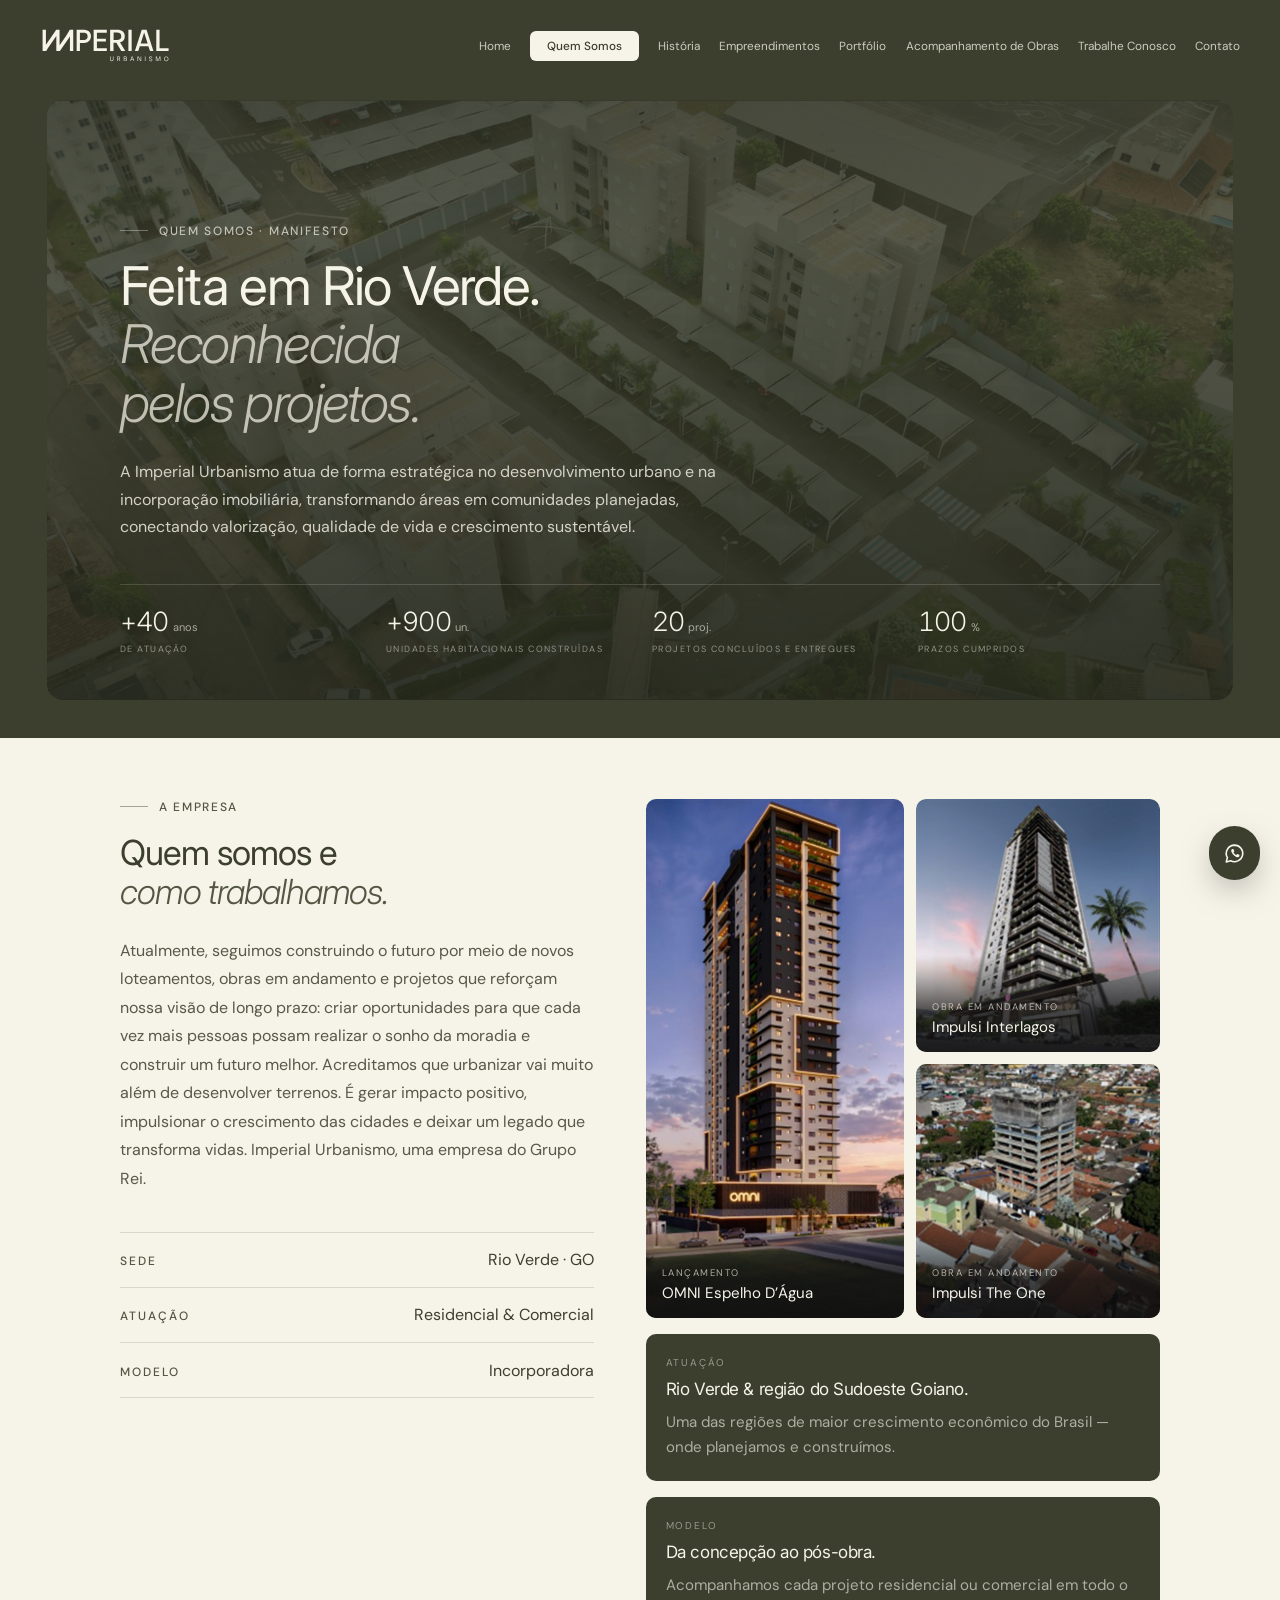
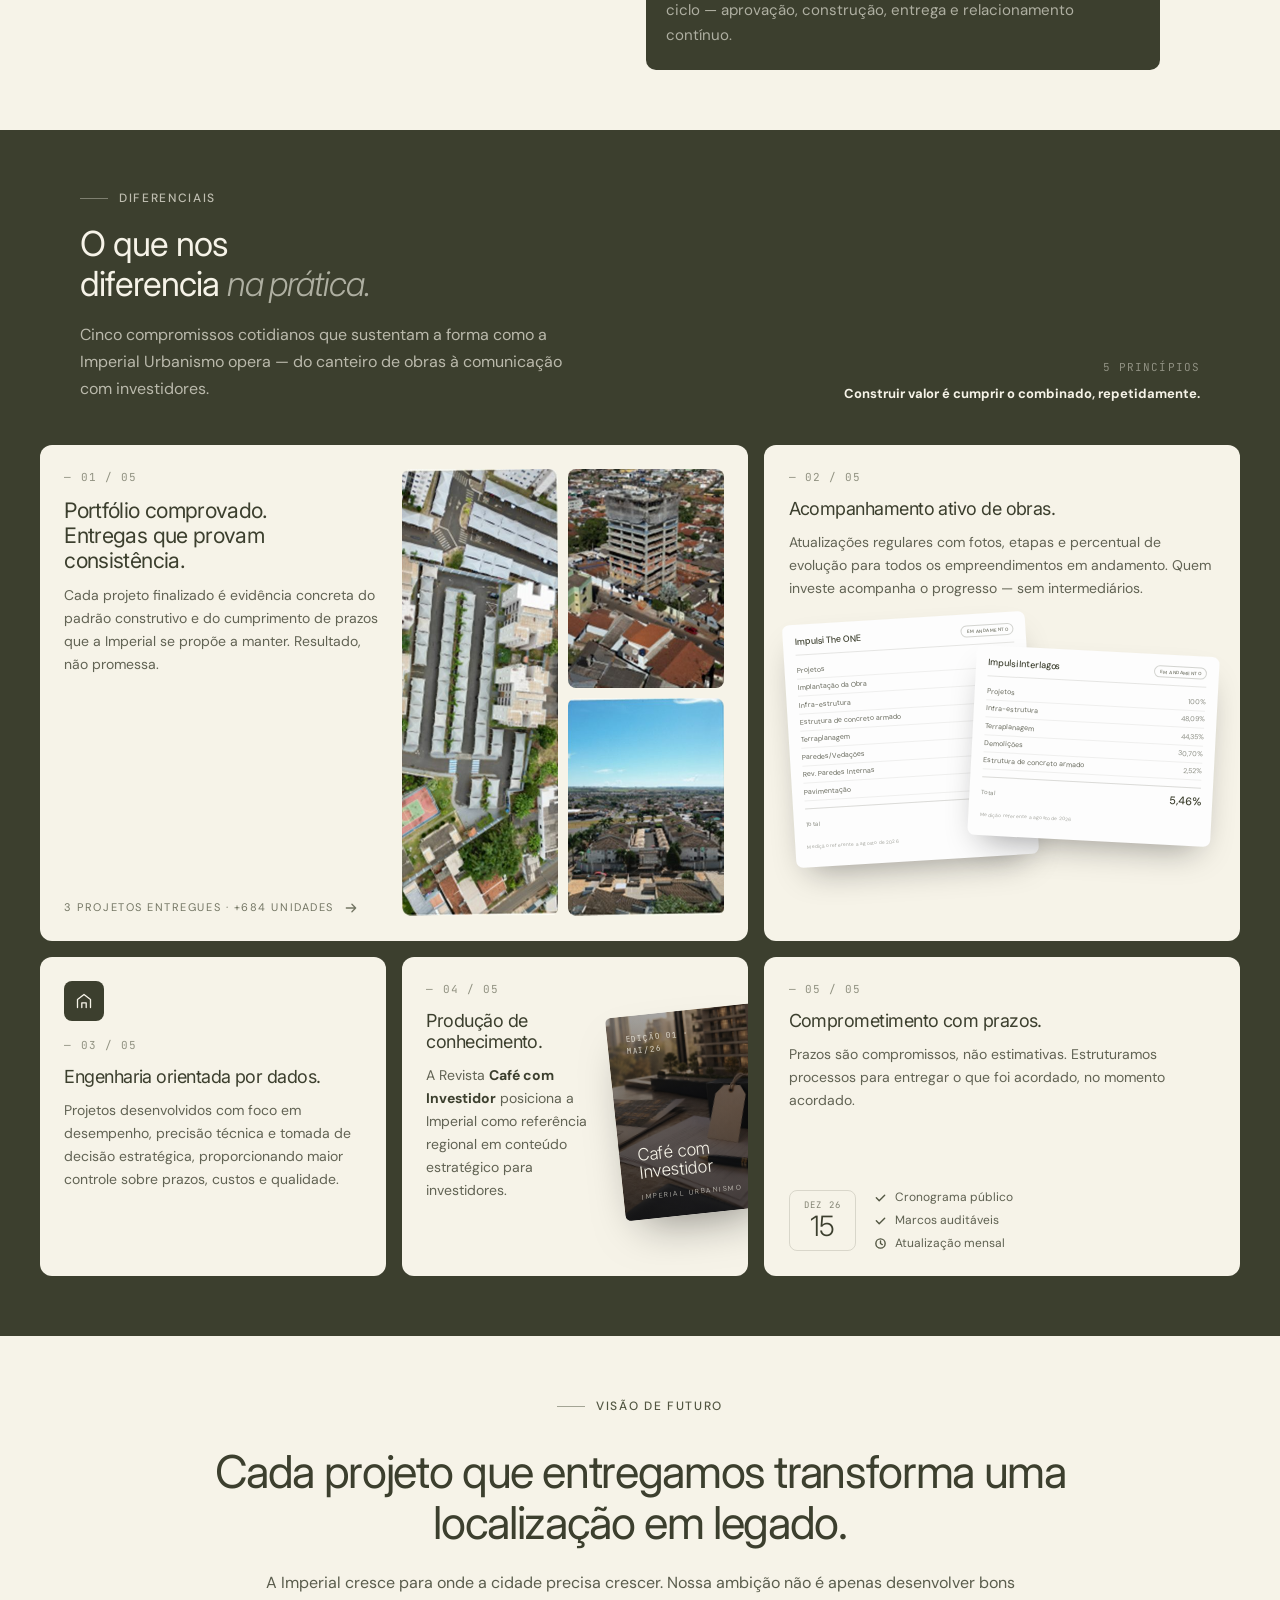
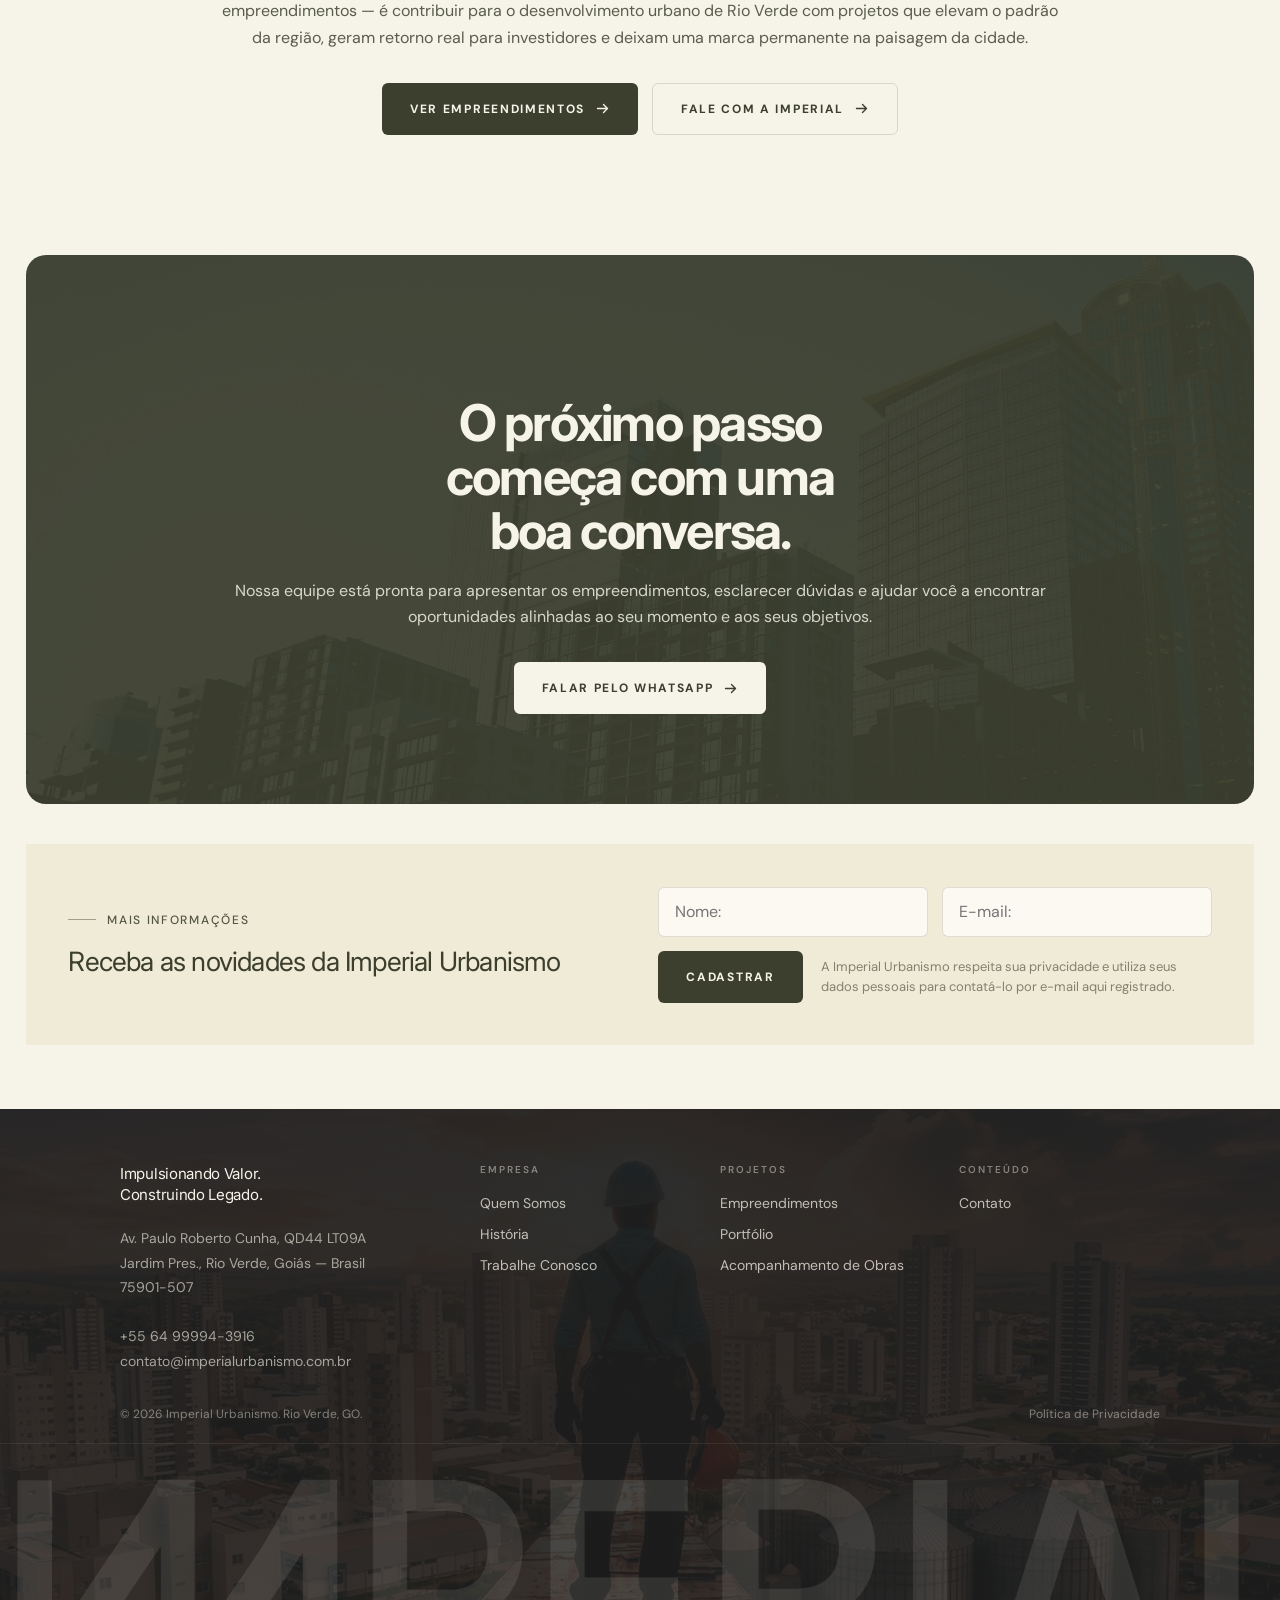
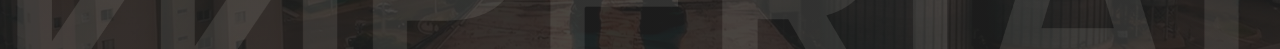
<file: quem-somos.html>
<!DOCTYPE html>
<html lang="pt-BR">
<head>
<meta charset="utf-8">
<meta name="viewport" content="width=device-width, initial-scale=1, viewport-fit=cover">
<title>Quem Somos — Imperial Urbanismo</title>
<meta name="description" content="A Imperial Urbanismo atua de forma estratégica no desenvolvimento urbano e na incorporação imobiliária, transformando áreas em comunidades planejadas.">
<link rel="icon" href="assets/img/favicon-32.png" sizes="32x32" type="image/png">
<link rel="icon" href="assets/img/favicon-192.png" sizes="192x192" type="image/png">
<link rel="apple-touch-icon" href="assets/img/apple-touch-icon.png">
<link rel="manifest" href="site.webmanifest">
<meta name="theme-color" content="#3C3F2E">
<link rel="preconnect" href="https://fonts.googleapis.com">
<link rel="preconnect" href="https://fonts.gstatic.com" crossorigin>
<link href="https://fonts.googleapis.com/css2?family=Inter:ital,wght@0,300;0,400;0,500;0,600;0,700;1,300;1,400&family=DM+Sans:wght@300;400;500;600;700&family=JetBrains+Mono:wght@400;500&display=swap" rel="stylesheet">
<link rel="stylesheet" href="assets/css/site.css?v=2">
<link rel="stylesheet" href="assets/css/quem-somos.css">
</head>
<body>

<!-- ===================== NAV ===================== -->
<header class="nav">
  <div class="wrap nav__in">
    <a class="nav__logo" href="/" aria-label="Imperial Urbanismo">
      <img src="assets/img/logo-imperial.svg" alt="Imperial Urbanismo">
    </a>
    <nav class="nav__links">
      <a href="/">Home</a>
      <a href="/quem-somos" class="is-active">Quem Somos</a>
      <a href="/historia">História</a>
      <a href="/empreendimentos">Empreendimentos</a>
      <a href="/portfolio">Portfólio</a>
      <a href="/acompanhamento-de-obras">Acompanhamento de Obras</a>
      <a href="/trabalhe-conosco">Trabalhe Conosco</a>
      <a href="/contato">Contato</a>
    </nav>
    <button class="nav__burger" aria-label="Menu"><span></span></button>
  </div>
</header>

<!-- ===================== BLOCO 1 — HERO ===================== -->
<section class="hero qs-hero">
  <div class="hero__card">
    <div class="hero__bg"><img src="assets/img/quem-somos/hero.jpg" alt="Vista aérea de empreendimento da Imperial Urbanismo em Rio Verde" fetchpriority="high"></div>
    <div class="hero__scrim"></div>

    <div class="wrap hero__in" data-stagger>
      <p class="qs-eyebrow reveal" style="color:rgba(246,243,232,.7)"><i></i><span>Quem Somos · Manifesto</span></p>
      <h1 class="reveal">Feita em Rio Verde.<br><em>Reconhecida<br>pelos projetos.</em></h1>
      <p class="qs-hero__lead reveal">A Imperial Urbanismo atua de forma estratégica no desenvolvimento urbano e na incorporação imobiliária, transformando áreas em comunidades planejadas, conectando valorização, qualidade de vida e crescimento sustentável.</p>

      <dl class="qs-stats reveal">
        <div><dd class="qs-stat__n">+40 <small>anos</small></dd><dt class="qs-stat__l">De atuação</dt></div>
        <div><dd class="qs-stat__n">+900 <small>un.</small></dd><dt class="qs-stat__l">Unidades habitacionais construídas</dt></div>
        <div><dd class="qs-stat__n">20 <small>proj.</small></dd><dt class="qs-stat__l">Projetos concluídos e entregues</dt></div>
        <div><dd class="qs-stat__n">100 <small>%</small></dd><dt class="qs-stat__l">Prazos cumpridos</dt></div>
      </dl>
    </div>
  </div>
</section>

<!-- ===================== BLOCO 2 — A EMPRESA ===================== -->
<section class="qs-empresa" id="empresa">
  <div class="wrap qs-empresa__grid">

    <div data-stagger>
      <p class="qs-eyebrow reveal" style="color:var(--olive)"><i></i><span>A Empresa</span></p>
      <h2 class="reveal">Quem somos e<br><em>como trabalhamos.</em></h2>
      <p class="qs-empresa__texto reveal">Atualmente, seguimos construindo o futuro por meio de novos loteamentos, obras em andamento e projetos que reforçam nossa visão de longo prazo: criar oportunidades para que cada vez mais pessoas possam realizar o sonho da moradia e construir um futuro melhor. Acreditamos que urbanizar vai muito além de desenvolver terrenos. É gerar impacto positivo, impulsionar o crescimento das cidades e deixar um legado que transforma vidas. Imperial Urbanismo, uma empresa do Grupo Rei.</p>

      <dl class="qs-meta reveal">
        <div><dt>Sede</dt><dd>Rio Verde · GO</dd></div>
        <div><dt>Atuação</dt><dd>Residencial &amp; Comercial</dd></div>
        <div><dt>Modelo</dt><dd>Incorporadora</dd></div>
      </dl>
    </div>

    <div data-stagger>
      <div class="qs-colagem reveal">
        <figure class="qs-foto qs-foto--alta">
          <img src="assets/img/quem-somos/omni-torre.jpg" alt="OMNI Espelho D’Água" loading="lazy">
          <figcaption>
            <span class="qs-foto__badge">Lançamento</span>
            <span class="qs-foto__nome">OMNI Espelho D’Água</span>
          </figcaption>
        </figure>
        <figure class="qs-foto">
          <img src="assets/img/quem-somos/interlagos.jpg" alt="Impulsi Interlagos" loading="lazy">
          <figcaption>
            <span class="qs-foto__badge">Obra em andamento</span>
            <span class="qs-foto__nome">Impulsi Interlagos</span>
          </figcaption>
        </figure>
        <figure class="qs-foto">
          <img src="assets/img/quem-somos/the-one.jpg" alt="Impulsi The One" loading="lazy">
          <figcaption>
            <span class="qs-foto__badge">Obra em andamento</span>
            <span class="qs-foto__nome">Impulsi The One</span>
          </figcaption>
        </figure>
      </div>

      <article class="qs-card reveal">
        <span class="qs-card__l">Atuação</span>
        <h3>Rio Verde &amp; região do Sudoeste Goiano.</h3>
        <p>Uma das regiões de maior crescimento econômico do Brasil — onde planejamos e construímos.</p>
      </article>
      <article class="qs-card reveal">
        <span class="qs-card__l">Modelo</span>
        <h3>Da concepção ao pós-obra.</h3>
        <p>Acompanhamos cada projeto residencial ou comercial em todo o ciclo — aprovação, construção, entrega e relacionamento contínuo.</p>
      </article>
    </div>

  </div>
</section>

<!-- ===================== BLOCO 3 — DIFERENCIAIS ===================== -->
<section class="qs-dif" id="diferenciais">
  <div class="wrap">

    <div class="qs-dif__head reveal">
      <div>
        <p class="qs-eyebrow" style="color:rgba(246,243,232,.7)"><i></i><span>Diferenciais</span></p>
        <h2>O que nos<br>diferencia <em>na prática.</em></h2>
        <p class="qs-dif__lead">Cinco compromissos cotidianos que sustentam a forma como a Imperial Urbanismo opera — do canteiro de obras à comunicação com investidores.</p>
      </div>
      <div class="qs-dif__nota">
        <span>5 PRINCÍPIOS</span>
        <strong>Construir valor é cumprir o combinado, repetidamente.</strong>
      </div>
    </div>

    <div class="bento" data-stagger>

      <!-- 01 -->
      <article class="bento__c bento__c--w reveal">
        <div class="bento__split">
          <div class="bento__col">
            <p class="bento__num">— 01 / 05</p>
            <h3>Portfólio comprovado.<br>Entregas que provam consistência.</h3>
            <p>Cada projeto finalizado é evidência concreta do padrão construtivo e do cumprimento de prazos que a Imperial se propõe a manter. Resultado, não promessa.</p>
            <p class="bento__rodape">3 projetos entregues · +684 unidades
              <svg width="14" height="14" viewBox="0 0 15 15" fill="none" stroke="currentColor" stroke-width="1.4" stroke-linecap="round" stroke-linejoin="round"><path d="M2.5 7.5h10M8.5 3.5l4 4-4 4"/></svg>
            </p>
          </div>
          <div class="bento__fotos">
            <figure><img src="assets/img/quem-somos/obra-a.jpg" alt="Empreendimento entregue pela Imperial Urbanismo" loading="lazy"></figure>
            <figure><img src="assets/img/quem-somos/the-one.jpg" alt="Vista aérea de Rio Verde" loading="lazy"></figure>
            <figure><img src="assets/img/quem-somos/obra-c.jpg" alt="Bairro em Rio Verde" loading="lazy"></figure>
          </div>
        </div>
      </article>

      <!-- 02 -->
      <article class="bento__c reveal">
        <p class="bento__num">— 02 / 05</p>
        <h3>Acompanhamento ativo de obras.</h3>
        <p>Atualizações regulares com fotos, etapas e percentual de evolução para todos os empreendimentos em andamento. Quem investe acompanha o progresso — sem intermediários.</p>
        <!-- réplica do painel de medição do Figma (decorativa: aria-hidden,
             os números reais vivem em acompanhamento-de-obras.html) -->
        <div class="bento__mock">
          <figure class="medicao medicao--a" aria-hidden="true">
            <figcaption class="medicao__top"><b>Impulsi The ONE</b><span>Em andamento</span></figcaption>
            <dl class="medicao__linhas">
              <div><dt>Projetos</dt><dd>100%</dd></div>
              <div><dt>Implantação da Obra</dt><dd>100%</dd></div>
              <div><dt>Infra-estrutura</dt><dd>93,63%</dd></div>
              <div><dt>Estrutura de concreto armado</dt><dd>94,77%</dd></div>
              <div><dt>Terraplanagem</dt><dd>76,95%</dd></div>
              <div><dt>Paredes/Vedações</dt><dd>46,90%</dd></div>
              <div><dt>Rev. Paredes Internas</dt><dd>15,29%</dd></div>
              <div><dt>Pavimentação</dt><dd>15,96%</dd></div>
            </dl>
            <div class="medicao__total"><span>Total</span><b>43,72%</b></div>
            <p class="medicao__nota">Medição referente a agosto de 2026</p>
          </figure>
          <figure class="medicao medicao--b" aria-hidden="true">
            <figcaption class="medicao__top"><b>Impulsi Interlagos</b><span>Em andamento</span></figcaption>
            <dl class="medicao__linhas">
              <div><dt>Projetos</dt><dd>100%</dd></div>
              <div><dt>Infra-estrutura</dt><dd>48,09%</dd></div>
              <div><dt>Terraplanagem</dt><dd>44,35%</dd></div>
              <div><dt>Demolições</dt><dd>30,70%</dd></div>
              <div><dt>Estrutura de concreto armado</dt><dd>2,52%</dd></div>
            </dl>
            <div class="medicao__total"><span>Total</span><b>5,46%</b></div>
            <p class="medicao__nota">Medição referente a agosto de 2026</p>
          </figure>
        </div>
      </article>

      <!-- 03 -->
      <article class="bento__c reveal">
        <span class="bento__ico">
          <svg width="18" height="18" viewBox="0 0 18 18" fill="none" stroke-width="1.3" stroke-linecap="round" stroke-linejoin="round"><path d="M2.5 15.5V7.6L9 2.5l6.5 5.1v7.9"/><path d="M6.8 15.5v-4.7h4.4v4.7"/></svg>
        </span>
        <p class="bento__num">— 03 / 05</p>
        <h3>Engenharia orientada por dados.</h3>
        <p>Projetos desenvolvidos com foco em desempenho, precisão técnica e tomada de decisão estratégica, proporcionando maior controle sobre prazos, custos e qualidade.</p>
      </article>

      <!-- 04 -->
      <article class="bento__c bento__c--revista reveal">
        <p class="bento__num">— 04 / 05</p>
        <h3>Produção de<br>conhecimento.</h3>
        <p>A Revista <strong>Café com Investidor</strong> posiciona a Imperial como referência regional em conteúdo estratégico para investidores.</p>
        <!-- capa da revista: foto + os três textos que existem no Figma -->
        <div class="bento__revista" aria-hidden="true">
          <img src="assets/img/quem-somos/revista-capa.jpg" alt="" loading="lazy">
          <div class="capa">
            <p class="capa__ed">Edição 01 ·<br>Mai/26</p>
            <p class="capa__t">Café com<br>Investidor</p>
            <p class="capa__m">Imperial Urbanismo</p>
          </div>
        </div>
      </article>

      <!-- 05 -->
      <article class="bento__c reveal">
        <p class="bento__num">— 05 / 05</p>
        <h3>Comprometimento com prazos.</h3>
        <p>Prazos são compromissos, não estimativas. Estruturamos processos para entregar o que foi acordado, no momento acordado.</p>
        <div class="bento__prazo">
          <div class="bento__data"><span>Dez 26</span><strong>15</strong></div>
          <ul class="bento__lista">
            <li><svg width="13" height="13" viewBox="0 0 14 14" fill="none" stroke-width="1.5" stroke-linecap="round" stroke-linejoin="round"><path d="M2.5 7.3 5.6 10.4 11.5 4.5"/></svg>Cronograma público</li>
            <li><svg width="13" height="13" viewBox="0 0 14 14" fill="none" stroke-width="1.5" stroke-linecap="round" stroke-linejoin="round"><path d="M2.5 7.3 5.6 10.4 11.5 4.5"/></svg>Marcos auditáveis</li>
            <li><svg width="13" height="13" viewBox="0 0 14 14" fill="none" stroke-width="1.5" stroke-linecap="round" stroke-linejoin="round"><circle cx="7" cy="7" r="5"/><path d="M7 4.2V7l1.9 1.2"/></svg>Atualização mensal</li>
          </ul>
        </div>
      </article>

    </div>
  </div>
</section>

<!-- ===================== BLOCO 4 — VISÃO DE FUTURO ===================== -->
<section class="qs-legado">
  <div class="wrap qs-legado__in" data-stagger>
    <p class="qs-eyebrow reveal"><i></i><span>Visão de Futuro</span></p>
    <h2 class="reveal">Cada projeto que entregamos transforma uma localização em legado.</h2>
    <p class="reveal">A Imperial cresce para onde a cidade precisa crescer. Nossa ambição não é apenas desenvolver bons empreendimentos — é contribuir para o desenvolvimento urbano de Rio Verde com projetos que elevam o padrão da região, geram retorno real para investidores e deixam uma marca permanente na paisagem da cidade.</p>
    <div class="qs-legado__btns reveal">
      <a class="btn btn--dark" href="/empreendimentos">Ver empreendimentos
        <svg width="15" height="15" viewBox="0 0 15 15" fill="none" stroke="currentColor" stroke-width="1.4" stroke-linecap="round" stroke-linejoin="round"><path d="M2.5 7.5h10M8.5 3.5l4 4-4 4"/></svg></a>
      <a class="btn btn--ghost" href="#fale">Fale com a Imperial
        <svg width="15" height="15" viewBox="0 0 15 15" fill="none" stroke="currentColor" stroke-width="1.4" stroke-linecap="round" stroke-linejoin="round"><path d="M2.5 7.5h10M8.5 3.5l4 4-4 4"/></svg></a>
    </div>
  </div>
</section>

<!-- ===================== CTA FINAL ===================== -->
<section class="hcta" id="fale">
  <div class="hcta__card">
    <div class="hcta__bg"><img src="assets/img/home/cta-bg.jpg" alt="" aria-hidden="true" loading="lazy"></div>
    <div class="hcta__in" data-stagger>
      <p class="hcta__eyebrow reveal"><i></i><span>Fale com a Imperial</span><i></i></p>
      <h2 class="reveal">O próximo passo<br>começa com uma<br>boa conversa.</h2>
      <p class="reveal">Nossa equipe está pronta para apresentar os empreendimentos, esclarecer dúvidas e ajudar você a encontrar oportunidades alinhadas ao seu momento e aos seus objetivos.</p>
      <div class="ctafinal__btns reveal">
        <a class="btn btn--cream" href="https://wa.me/5564999943916?text=Ol%C3%A1%21%20Vim%20pelo%20site%20da%20Imperial%20Urbanismo." target="_blank" rel="noopener">Falar pelo WhatsApp
          <svg width="15" height="15" viewBox="0 0 15 15" fill="none" stroke="currentColor" stroke-width="1.4" stroke-linecap="round" stroke-linejoin="round"><path d="M2.5 7.5h10M8.5 3.5l4 4-4 4"/></svg></a>
      </div>
    </div>
  </div>
</section>

<!-- ===================== NEWSLETTER ===================== -->
<section class="hnews">
  <div class="hnews__card reveal">
    <div>
      <p class="qs-eyebrow" style="color:var(--olive)"><i></i><span>Mais informações</span></p>
      <h2>Receba as novidades da Imperial Urbanismo</h2>
    </div>
    <form class="hnews__form" novalidate>
      <div class="hnews__row">
        <input type="text" placeholder="Nome:" aria-label="Nome" required>
        <input type="email" placeholder="E-mail:" aria-label="E-mail" required>
      </div>
      <div class="hnews__bottom">
        <button class="btn btn--dark" type="submit">Cadastrar</button>
        <p>A Imperial Urbanismo respeita sua privacidade e utiliza seus dados pessoais para contatá-lo por e-mail aqui registrado.</p>
      </div>
    </form>
    <p class="hnews__ok">Cadastro recebido. Em breve você recebe as novidades da Imperial.</p>
  </div>
</section>

<!-- ===================== FOOTER ===================== -->
<footer class="hfoot">
  <div class="hfoot__photo"><img src="assets/img/home/footer-bg.jpg" alt="" aria-hidden="true" loading="lazy"></div>
  <div class="hfoot__word"><img src="assets/img/home/wordmark.png" alt="" aria-hidden="true" loading="lazy"></div>
  <div class="wrap hfoot__in">
    <div class="hfoot__grid">
      <div>
        <p class="hfoot__tag">Impulsionando Valor.<br>Construindo Legado.</p>
        <p class="hfoot__addr">
          Av. Paulo Roberto Cunha, QD44 LT09A<br>
          Jardim Pres., Rio Verde, Goiás — Brasil<br>
          75901-507<br><br>
          <a href="tel:+5564999943916">+55 64 99994-3916</a><br>
          <a href="mailto:contato@imperialurbanismo.com.br">contato@imperialurbanismo.com.br</a>
        </p>
      </div>
      <div>
        <h4>Empresa</h4>
        <ul><li><a href="/quem-somos">Quem Somos</a></li><li><a href="/historia">História</a></li><li><a href="/trabalhe-conosco">Trabalhe Conosco</a></li></ul>
      </div>
      <div>
        <h4>Projetos</h4>
        <ul><li><a href="/empreendimentos">Empreendimentos</a></li><li><a href="/portfolio">Portfólio</a></li><li><a href="/acompanhamento-de-obras">Acompanhamento de Obras</a></li></ul>
      </div>
      <div>
        <h4>Conteúdo</h4>
        <ul><li><a href="/contato">Contato</a></li></ul>
      </div>
    </div>
    <div class="hfoot__bar">
      <span>© 2026 Imperial Urbanismo. Rio Verde, GO.</span>
      <a href="/politica-de-privacidade">Política de Privacidade</a>
    </div>
  </div>
  <div class="hfoot__rule"></div>
  <div class="hfoot__space"></div>
</footer>

<a class="wa" href="https://wa.me/5564999943916?text=Ol%C3%A1%21%20Vim%20pelo%20site%20da%20Imperial%20Urbanismo." target="_blank" rel="noopener" aria-label="Falar pelo WhatsApp">
  <svg width="21" height="21" viewBox="0 0 16 16" fill="none"><path d="M8 1.6a6.3 6.3 0 0 0-5.4 9.5L1.7 14.4l3.4-.9A6.3 6.3 0 1 0 8 1.6Z" stroke="currentColor" stroke-width="1.2" stroke-linejoin="round"/><path d="M5.9 5c.2-.4.4-.4.6-.4h.4c.1 0 .3 0 .4.3l.5 1.2c.1.2 0 .4-.1.5l-.3.3c-.1.1-.2.2-.1.4.2.4.6.9 1 1.2.4.3.7.4.9.5.2 0 .3 0 .4-.1l.4-.4c.1-.2.3-.1.4-.1l1.1.6c.2.1.3.2.3.3 0 .2 0 .6-.2.9-.2.3-.8.6-1.1.6-.6 0-1.4-.2-2.6-1.1a7 7 0 0 1-2-2.5c-.3-.6-.4-1.1-.4-1.5 0-.4.2-.6.3-.7Z" fill="currentColor"/></svg>
  <span>Falar pelo WhatsApp</span>
</a>

<script src="assets/js/site.js?v=2" defer></script>
</body>
</html>
</file>
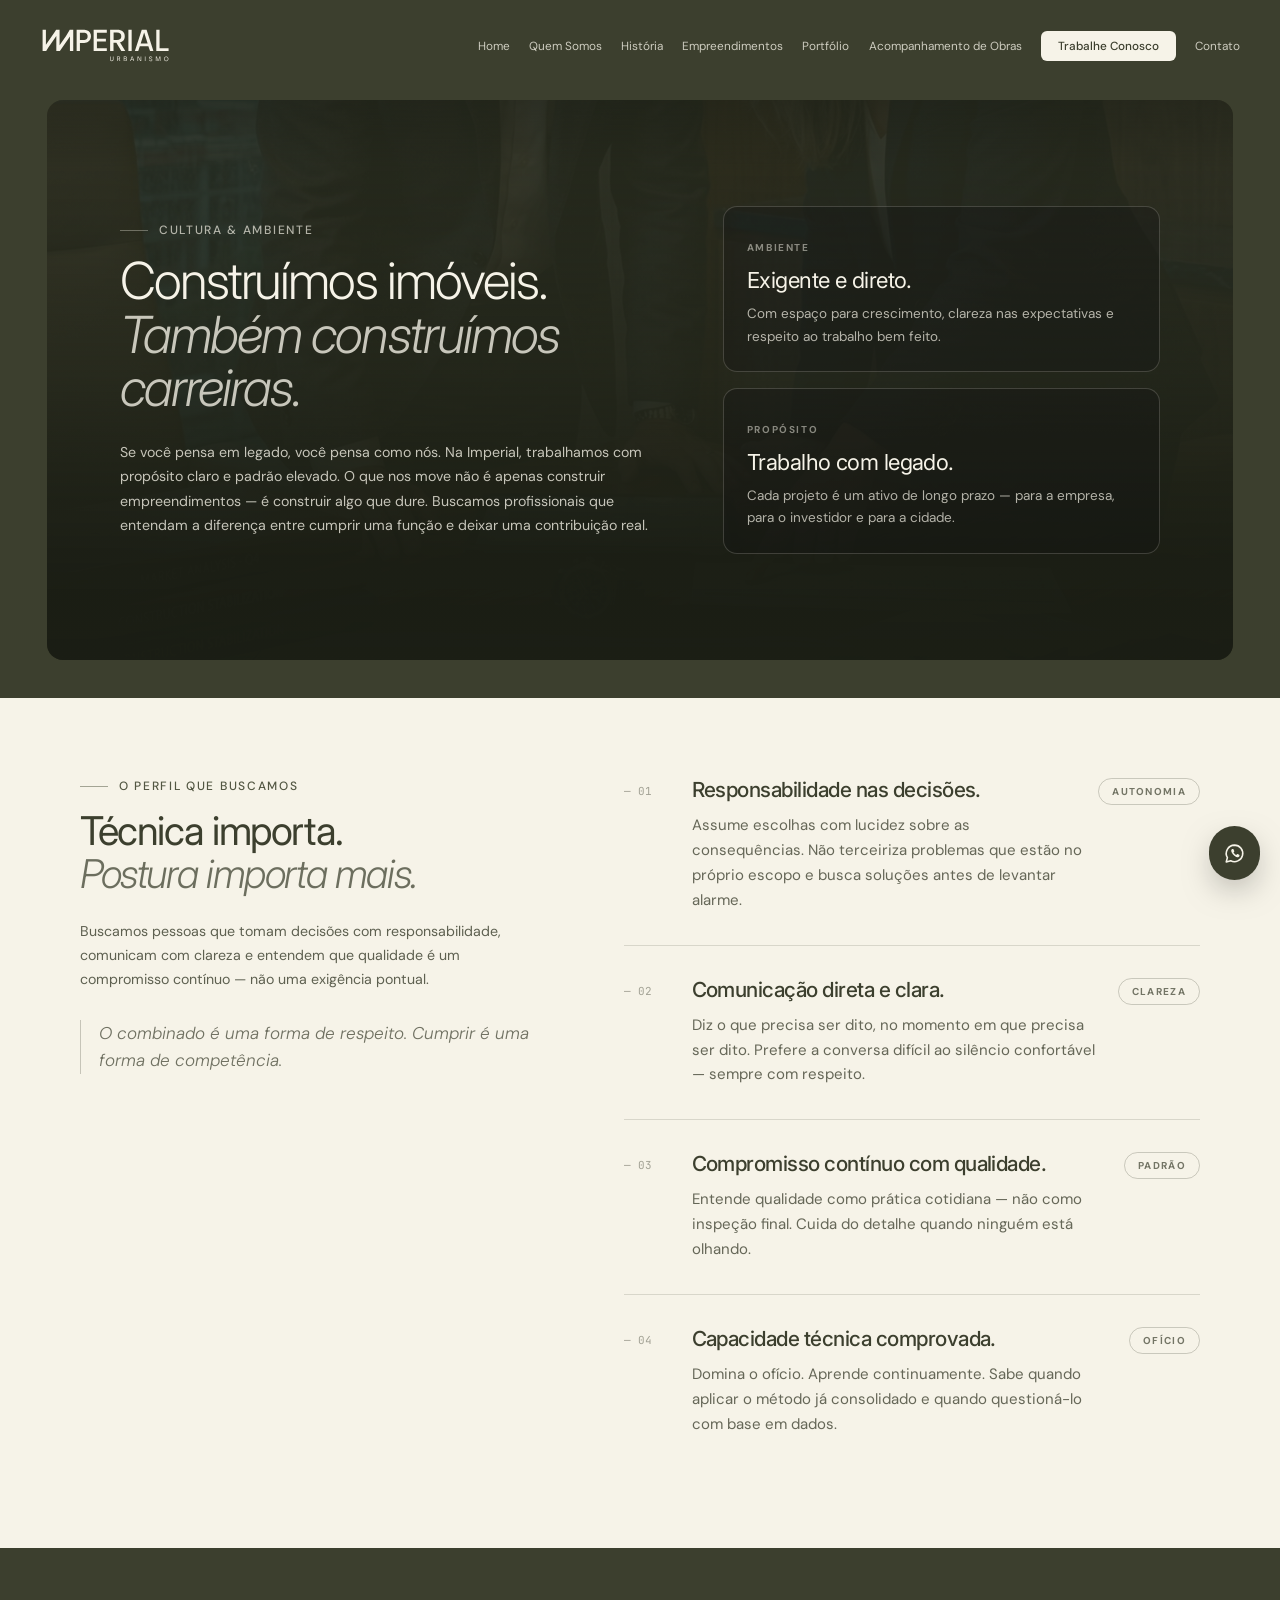
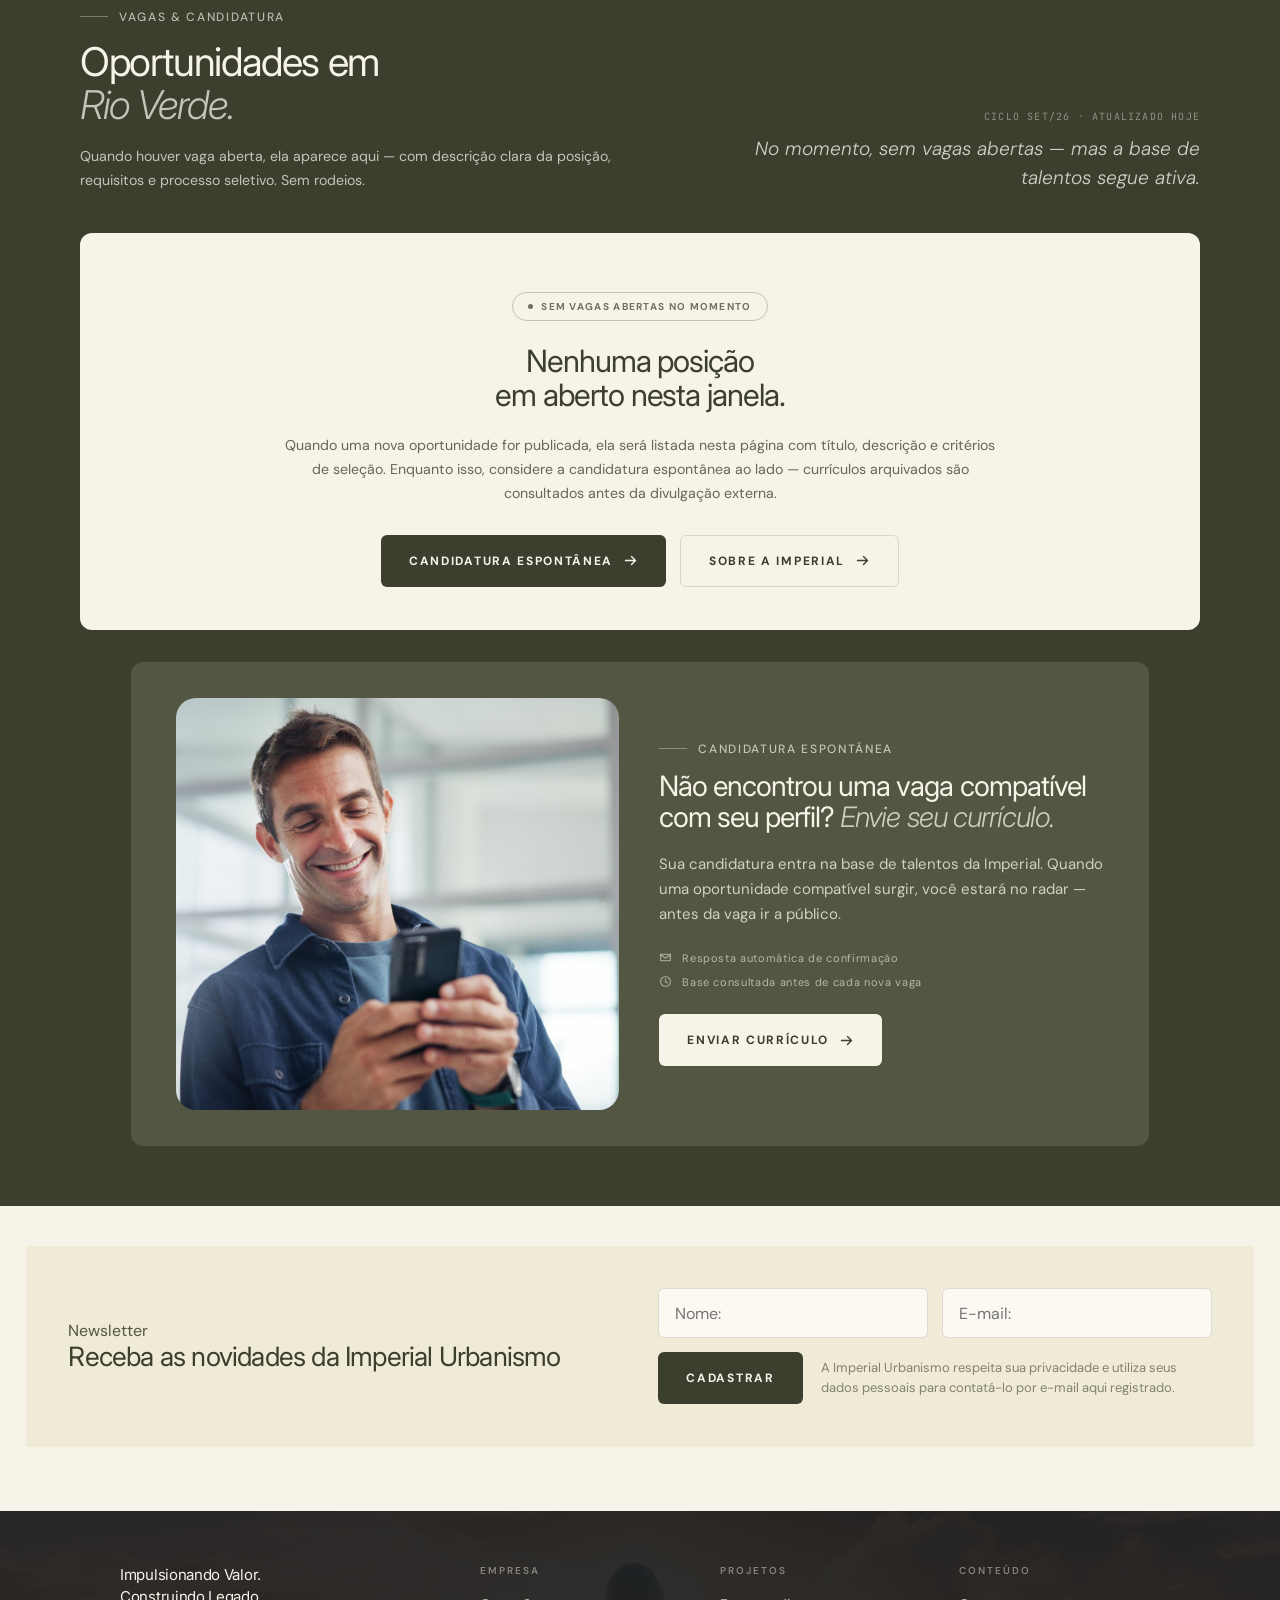
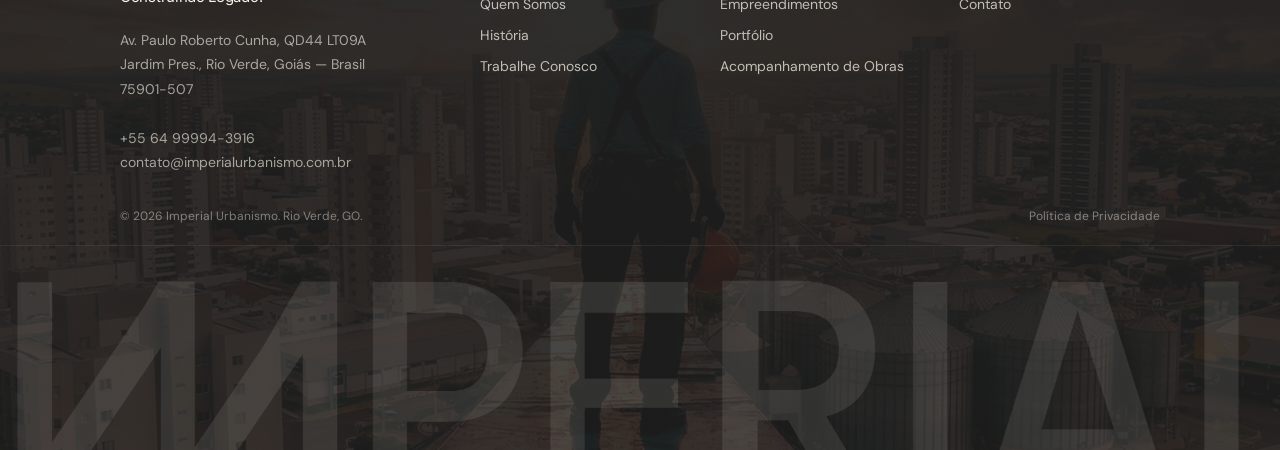
<file: trabalhe-conosco.html>
<!DOCTYPE html>
<html lang="pt-BR">
<head>
<meta charset="utf-8">
<meta name="viewport" content="width=device-width, initial-scale=1, viewport-fit=cover">
<title>Trabalhe Conosco — Imperial Urbanismo</title>
<meta name="description" content="Na Imperial Urbanismo trabalhamos com propósito claro e padrão elevado. Veja o perfil que buscamos, as vagas abertas em Rio Verde e envie sua candidatura espontânea.">
<link rel="icon" href="assets/img/favicon-32.png" sizes="32x32" type="image/png">
<link rel="icon" href="assets/img/favicon-192.png" sizes="192x192" type="image/png">
<link rel="apple-touch-icon" href="assets/img/apple-touch-icon.png">
<link rel="manifest" href="site.webmanifest">
<meta name="theme-color" content="#3C3F2E">
<link rel="preconnect" href="https://fonts.googleapis.com">
<link rel="preconnect" href="https://fonts.gstatic.com" crossorigin>
<link href="https://fonts.googleapis.com/css2?family=Inter:ital,wght@0,200;0,300;0,400;0,500;0,600;0,700;1,200;1,300;1,400&family=DM+Sans:wght@300;400;500;600;700&family=JetBrains+Mono:wght@400;500&display=swap" rel="stylesheet">
<link rel="stylesheet" href="assets/css/site.css?v=2">
<link rel="stylesheet" href="assets/css/trabalhe-conosco.css">
</head>
<body>

<!-- ===================== NAV ===================== -->
<header class="nav">
  <div class="wrap nav__in">
    <a class="nav__logo" href="/" aria-label="Imperial Urbanismo">
      <img src="assets/img/logo-imperial.svg" alt="Imperial Urbanismo">
    </a>
    <nav class="nav__links">
      <a href="/">Home</a>
      <a href="/quem-somos">Quem Somos</a>
      <a href="/historia">História</a>
      <a href="/empreendimentos">Empreendimentos</a>
      <a href="/portfolio">Portfólio</a>
      <a href="/acompanhamento-de-obras">Acompanhamento de Obras</a>
      <a href="/trabalhe-conosco" class="is-active">Trabalhe Conosco</a>
      <a href="/contato">Contato</a>
    </nav>
    <button class="nav__burger" aria-label="Menu"><span></span></button>
  </div>
</header>

<!-- ===================== BLOCO 1 — HERO ===================== -->
<section class="hero tc-hero">
  <div class="hero__card">
    <div class="hero__bg"><img src="assets/img/trabalhe/hero.jpg" alt="Ambiente de trabalho da Imperial Urbanismo" fetchpriority="high"></div>
    <div class="hero__scrim"></div>

    <div class="wrap hero__in" data-stagger>
      <div class="tc-hero__grid">

        <div>
          <p class="tc-hero__eyebrow reveal"><i></i><span>Cultura &amp; Ambiente</span></p>
          <h1 class="reveal">Construímos imóveis.<br><em>Também construímos carreiras.</em></h1>
          <p class="tc-hero__lead reveal">Se você pensa em legado, você pensa como nós. Na Imperial, trabalhamos com propósito claro e padrão elevado. O que nos move não é apenas construir empreendimentos — é construir algo que dure. Buscamos profissionais que entendam a diferença entre cumprir uma função e deixar uma contribuição real.</p>
        </div>

        <div class="tc-mini reveal">
          <div class="tc-mini__c">
            <p class="tc-mini__k">Ambiente</p>
            <h2>Exigente e direto.</h2>
            <p>Com espaço para crescimento, clareza nas expectativas e respeito ao trabalho bem feito.</p>
          </div>
          <div class="tc-mini__c">
            <p class="tc-mini__k">Propósito</p>
            <h2>Trabalho com legado.</h2>
            <p>Cada projeto é um ativo de longo prazo — para a empresa, para o investidor e para a cidade.</p>
          </div>
        </div>

      </div>
    </div>
  </div>
</section>

<!-- ===================== BLOCO 2 — O PERFIL QUE BUSCAMOS ===================== -->
<section class="tc-perfil">
  <div class="wrap">
    <div class="tc-perfil__grid">

      <div class="reveal">
        <p class="tc-eyebrow"><i></i><span>O perfil que buscamos</span></p>
        <h2>Técnica importa. <em>Postura importa mais.</em></h2>
        <p class="tc-perfil__p">Buscamos pessoas que tomam decisões com responsabilidade, comunicam com clareza e entendem que qualidade é um compromisso contínuo — não uma exigência pontual.</p>
        <p class="tc-quote">O combinado é uma forma de respeito. Cumprir é uma forma de competência.</p>
      </div>

      <div data-stagger>
        <div class="tc-item reveal">
          <span class="tc-item__n">— 01</span>
          <div>
            <h3>Responsabilidade nas decisões.</h3>
            <p>Assume escolhas com lucidez sobre as consequências. Não terceiriza problemas que estão no próprio escopo e busca soluções antes de levantar alarme.</p>
          </div>
          <span class="tc-item__k">Autonomia</span>
        </div>
        <div class="tc-item reveal">
          <span class="tc-item__n">— 02</span>
          <div>
            <h3>Comunicação direta e clara.</h3>
            <p>Diz o que precisa ser dito, no momento em que precisa ser dito. Prefere a conversa difícil ao silêncio confortável — sempre com respeito.</p>
          </div>
          <span class="tc-item__k">Clareza</span>
        </div>
        <div class="tc-item reveal">
          <span class="tc-item__n">— 03</span>
          <div>
            <h3>Compromisso contínuo com qualidade.</h3>
            <p>Entende qualidade como prática cotidiana — não como inspeção final. Cuida do detalhe quando ninguém está olhando.</p>
          </div>
          <span class="tc-item__k">Padrão</span>
        </div>
        <div class="tc-item reveal">
          <span class="tc-item__n">— 04</span>
          <div>
            <h3>Capacidade técnica comprovada.</h3>
            <p>Domina o ofício. Aprende continuamente. Sabe quando aplicar o método já consolidado e quando questioná-lo com base em dados.</p>
          </div>
          <span class="tc-item__k">Ofício</span>
        </div>
      </div>

    </div>
  </div>
</section>

<!-- ===================== BLOCO 3 — VAGAS & CANDIDATURA ===================== -->
<section class="tc-vagas" id="vagas">
  <div class="wrap">

    <div class="tc-vagas__head reveal">
      <div>
        <p class="tc-eyebrow"><i></i><span>Vagas &amp; Candidatura</span></p>
        <h2>Oportunidades em<br><em>Rio Verde.</em></h2>
        <p class="tc-vagas__p">Quando houver vaga aberta, ela aparece aqui — com descrição clara da posição, requisitos e processo seletivo. Sem rodeios.</p>
      </div>
      <div class="tc-vagas__aside">
        <span class="tc-vagas__ciclo">Ciclo set/26 · Atualizado hoje</span>
        <em>No momento, sem vagas abertas — mas a base de talentos segue ativa.</em>
      </div>
    </div>

    <div class="tc-empty reveal">
      <span class="tc-empty__k"><i></i>Sem vagas abertas no momento</span>
      <h3>Nenhuma posição<br>em aberto nesta janela.</h3>
      <p>Quando uma nova oportunidade for publicada, ela será listada nesta página com título, descrição e critérios de seleção. Enquanto isso, considere a candidatura espontânea ao lado — currículos arquivados são consultados antes da divulgação externa.</p>
      <div class="tc-empty__btns">
        <a class="btn btn--dark" href="#candidatura">Candidatura espontânea
          <svg width="15" height="15" viewBox="0 0 15 15" fill="none" stroke="currentColor" stroke-width="1.4" stroke-linecap="round" stroke-linejoin="round"><path d="M2.5 7.5h10M8.5 3.5l4 4-4 4"/></svg></a>
        <a class="btn btn--ghost" href="/quem-somos">Sobre a Imperial
          <svg width="15" height="15" viewBox="0 0 15 15" fill="none" stroke="currentColor" stroke-width="1.4" stroke-linecap="round" stroke-linejoin="round"><path d="M2.5 7.5h10M8.5 3.5l4 4-4 4"/></svg></a>
      </div>
    </div>

    <div class="tc-cand reveal" id="candidatura">
      <div class="tc-cand__media">
        <img src="assets/img/trabalhe/candidatura.jpg" alt="Profissional enviando candidatura pelo celular" loading="lazy">
      </div>
      <div>
        <p class="tc-cand__k"><i></i><span>Candidatura espontânea</span></p>
        <h3>Não encontrou uma vaga compatível com seu perfil? <em>Envie seu currículo.</em></h3>
        <p class="tc-cand__p">Sua candidatura entra na base de talentos da Imperial. Quando uma oportunidade compatível surgir, você estará no radar — antes da vaga ir a público.</p>
        <ul class="tc-cand__list">
          <li>
            <svg width="13" height="13" viewBox="0 0 13 13" fill="none" stroke="currentColor" stroke-width="1.3" stroke-linecap="round" stroke-linejoin="round"><path d="M1.6 3.4h9.8v6.2H1.6z"/><path d="m1.6 3.9 4.9 3.2 4.9-3.2"/></svg>
            Resposta automática de confirmação
          </li>
          <li>
            <svg width="13" height="13" viewBox="0 0 13 13" fill="none" stroke="currentColor" stroke-width="1.3" stroke-linecap="round" stroke-linejoin="round"><circle cx="6.5" cy="6.5" r="4.9"/><path d="M6.5 3.8v2.9l1.9 1.2"/></svg>
            Base consultada antes de cada nova vaga
          </li>
        </ul>
        <a class="btn btn--cream" href="mailto:contato@imperialurbanismo.com.br?subject=Candidatura%20espont%C3%A2nea%20%E2%80%94%20Imperial%20Urbanismo">Enviar currículo
          <svg width="15" height="15" viewBox="0 0 15 15" fill="none" stroke="currentColor" stroke-width="1.4" stroke-linecap="round" stroke-linejoin="round"><path d="M2.5 7.5h10M8.5 3.5l4 4-4 4"/></svg></a>
      </div>
    </div>

  </div>
</section>

<!-- ===================== NEWSLETTER ===================== -->
<section class="hnews" id="newsletter">
  <div class="hnews__card reveal">
    <div>
      <p class="shead__eyebrow" style="color:var(--olive)"><i></i><span>Newsletter</span></p>
      <h2>Receba as novidades da Imperial Urbanismo</h2>
    </div>
    <form class="hnews__form" novalidate>
      <div class="hnews__row">
        <input type="text" placeholder="Nome:" aria-label="Nome" required>
        <input type="email" placeholder="E-mail:" aria-label="E-mail" required>
      </div>
      <div class="hnews__bottom">
        <button class="btn btn--dark" type="submit">Cadastrar</button>
        <p>A Imperial Urbanismo respeita sua privacidade e utiliza seus dados pessoais para contatá-lo por e-mail aqui registrado.</p>
      </div>
    </form>
    <p class="hnews__ok">Cadastro recebido. Em breve você recebe as novidades da Imperial.</p>
  </div>
</section>

<!-- ===================== FOOTER ===================== -->
<footer class="hfoot">
  <div class="hfoot__photo"><img src="assets/img/home/footer-bg.jpg" alt="" aria-hidden="true" loading="lazy"></div>
  <div class="hfoot__word"><img src="assets/img/home/wordmark.png" alt="" aria-hidden="true" loading="lazy"></div>
  <div class="wrap hfoot__in">
    <div class="hfoot__grid">
      <div>
        <p class="hfoot__tag">Impulsionando Valor.<br>Construindo Legado.</p>
        <p class="hfoot__addr">
          Av. Paulo Roberto Cunha, QD44 LT09A<br>
          Jardim Pres., Rio Verde, Goiás — Brasil<br>
          75901-507<br><br>
          <a href="tel:+5564999943916">+55 64 99994-3916</a><br>
          <a href="mailto:contato@imperialurbanismo.com.br">contato@imperialurbanismo.com.br</a>
        </p>
      </div>
      <div>
        <h4>Empresa</h4>
        <ul><li><a href="/quem-somos">Quem Somos</a></li><li><a href="/historia">História</a></li><li><a href="/trabalhe-conosco">Trabalhe Conosco</a></li></ul>
      </div>
      <div>
        <h4>Projetos</h4>
        <ul><li><a href="/empreendimentos">Empreendimentos</a></li><li><a href="/portfolio">Portfólio</a></li><li><a href="/acompanhamento-de-obras">Acompanhamento de Obras</a></li></ul>
      </div>
      <div>
        <h4>Conteúdo</h4>
        <ul><li><a href="/contato">Contato</a></li></ul>
      </div>
    </div>
    <div class="hfoot__bar">
      <span>© 2026 Imperial Urbanismo. Rio Verde, GO.</span>
      <a href="/politica-de-privacidade">Política de Privacidade</a>
    </div>
  </div>
  <div class="hfoot__rule"></div>
  <div class="hfoot__space"></div>
</footer>

<a class="wa" href="https://wa.me/5564999943916?text=Ol%C3%A1%21%20Vim%20pelo%20site%20da%20Imperial%20Urbanismo." target="_blank" rel="noopener" aria-label="Falar pelo WhatsApp">
  <svg width="21" height="21" viewBox="0 0 16 16" fill="none"><path d="M8 1.6a6.3 6.3 0 0 0-5.4 9.5L1.7 14.4l3.4-.9A6.3 6.3 0 1 0 8 1.6Z" stroke="currentColor" stroke-width="1.2" stroke-linejoin="round"/><path d="M5.9 5c.2-.4.4-.4.6-.4h.4c.1 0 .3 0 .4.3l.5 1.2c.1.2 0 .4-.1.5l-.3.3c-.1.1-.2.2-.1.4.2.4.6.9 1 1.2.4.3.7.4.9.5.2 0 .3 0 .4-.1l.4-.4c.1-.2.3-.1.4-.1l1.1.6c.2.1.3.2.3.3 0 .2 0 .6-.2.9-.2.3-.8.6-1.1.6-.6 0-1.4-.2-2.6-1.1a7 7 0 0 1-2-2.5c-.3-.6-.4-1.1-.4-1.5 0-.4.2-.6.3-.7Z" fill="currentColor"/></svg>
  <span>Falar pelo WhatsApp</span>
</a>

<script src="assets/js/site.js?v=2" defer></script>
</body>
</html>
</file>
<file: assets/css/site.css>
/* =========================================================
   IMPERIAL URBANISMO — Páginas de Empreendimento
   Design System: Manual da Marca
   Regra do cliente: NUNCA usar branco puro em background
   ========================================================= */

:root{
  /* paleta oficial */
  --black:   #0F0F10;
  --dark:    #3C3F2E;
  --olive:   #525642;
  --cream:   #F6F3E8;

  /* tons derivados — nenhum é branco puro */
  --cream-2: #EFEAD9;   /* creme mais fundo, para alternar seções */
  --paper:   #FBF9F2;   /* off-white quente para cards */
  --dark-2:  #2A2D20;
  --cream-deep:#F0EBD6;  /* cards de projeto e newsletter */
  --line:    rgba(82,86,66,.18);
  --line-d:  rgba(246,243,232,.16);

  --font-head: 'Inter', system-ui, sans-serif;
  --font-body: 'DM Sans', system-ui, sans-serif;
  --font-mono: 'JetBrains Mono', ui-monospace, monospace;

  --max: 1120px;
  --pad: clamp(20px, 5vw, 40px);
  --nav-h: 92px;
  /* recuo para alinhar um elemento full-bleed à coluna central.
     Soma o padding do .wrap: sem isso o alinhamento cai na borda da
     caixa e não na do conteúdo, errando por --pad. */
  --bleed-pad: max(var(--pad), calc(50vw - var(--max) / 2 + var(--pad)));

  /* corpo de texto padrão: 18px a partir de 1440px de largura.
     Antes cada bloco tinha seu próprio clamp e o texto saía pequeno. */
  --fs-body:    clamp(15px, 1.25vw, 18px);
  --fs-body-sm: clamp(14.5px, 1.18vw, 17px);  /* apoio: legendas de card */
  --fs-body-xs: clamp(14px, 1.11vw, 16px);    /* listas densas */

  --ease: cubic-bezier(.16,1,.3,1);
  --dur: .5s;
}

*,*::before,*::after{ box-sizing:border-box; margin:0; padding:0; }
html{ scroll-behavior:smooth; -webkit-text-size-adjust:100%; }
body{
  font-family:var(--font-body);
  background:var(--cream);
  color:var(--black);
  -webkit-font-smoothing:antialiased;
  overflow-x:hidden;
}
img{ display:block; max-width:100%; }
a{ color:inherit; text-decoration:none; }
ul{ list-style:none; }
button,input,select,textarea{ font:inherit; color:inherit; }
button{ background:none; border:0; cursor:pointer; }
:focus-visible{ outline:2px solid var(--olive); outline-offset:3px; border-radius:4px; }

/* quebra de linha que só existe no mobile (quando o Figma fixa onde
   cada linha termina e não dá para confiar na medida do texto) */
.br-mob{ display:none; }
@media (max-width:640px){ .br-mob{ display:inline; } }

.wrap{ width:100%; max-width:var(--max); margin-inline:auto; padding-inline:var(--pad); }

/* ---------- tipografia ---------- */
.eyebrow{
  font-family:var(--font-mono); font-size:11px; letter-spacing:.04em;
  color:var(--olive); text-transform:none;
}
.eyebrow--light{ color:rgba(246,243,232,.62); }
.label{
  font-family:var(--font-body); font-weight:600; font-size:11px;
  letter-spacing:.18em; text-transform:uppercase; color:var(--olive);
}
.label--light{ color:rgba(246,243,232,.6); }
h1,h2,h3{ font-family:var(--font-head); font-weight:300; letter-spacing:-.03em; line-height:1.08; }
.h2{ font-size:clamp(30px,4.4vw,44px); font-weight:400; color:var(--dark); }
.h2--light{ color:var(--cream); }
.lead{ font-size:var(--fs-body); line-height:1.72; color:rgba(60,63,46,.86); }
.lead--light{ color:rgba(246,243,232,.82); }

/* ---------- botões ---------- */
.btn{
  display:inline-flex; align-items:center; justify-content:center; gap:10px;
  height:52px; padding-inline:28px; border-radius:6px;
  font-weight:700; font-size:12px; letter-spacing:.14em; text-transform:uppercase;
  transition:transform var(--dur) var(--ease), background .3s, color .3s, border-color .3s;
  white-space:nowrap;
}
.btn:hover{ transform:translateY(-2px); }
.btn--dark{ background:var(--dark); color:var(--cream); }
.btn--dark:hover{ background:var(--black); }
.btn--cream{ background:var(--cream); color:var(--dark); }
.btn--cream:hover{ background:var(--paper); }
.btn--ghost{ border:1px solid var(--line); color:var(--dark); }
.btn--ghost:hover{ border-color:var(--olive); background:rgba(82,86,66,.06); }
.btn--ghost-light{ border:1px solid rgba(246,243,232,.38); color:var(--cream); }
.btn--ghost-light:hover{ background:rgba(246,243,232,.1); }
.btn--wide{ width:100%; }
.btn svg{ transition:transform var(--dur) var(--ease); }
.btn:hover svg{ transform:translateX(4px); }

/* ---------- chips ---------- */
.chip{
  display:inline-flex; align-items:center; height:32px; padding-inline:14px;
  border-radius:4px; font-weight:700; font-size:11px; letter-spacing:.14em;
  text-transform:uppercase;
}
.chip--solid{ background:var(--cream); color:var(--dark); }
.chip--outline{ border:1px solid rgba(246,243,232,.34); color:rgba(246,243,232,.9); }

/* =========================================================
   NAV
   ========================================================= */
.nav{
  position:fixed; inset:0 0 auto 0; z-index:60; height:var(--nav-h);
  display:flex; align-items:center;
  transition:background .4s var(--ease), box-shadow .4s var(--ease), backdrop-filter .4s;
}
.nav.is-stuck{
  background:rgba(42,45,32,.92);
  backdrop-filter:blur(14px);
  box-shadow:0 1px 0 rgba(246,243,232,.1);
}
.nav__in{ display:flex; align-items:center; justify-content:space-between; gap:24px; max-width:1542px; }
.nav__logo img{ width:132px; height:auto; display:block; }
.nav__links{ display:flex; gap:clamp(12px,1.5vw,24px); align-items:center; }
/* item ativo vira pílula creme, como no Figma */
.nav__links a.is-active{
  background:var(--cream); color:var(--dark);
  padding:7px 17px; border-radius:6px; font-weight:500;
}
.nav__links a.is-active::after{ display:none; }
.nav__links a{
  font-size:clamp(11.5px,.92vw,13px); white-space:nowrap; color:rgba(246,243,232,.78);
  position:relative; padding-block:6px; transition:color .3s;
}
.nav__links a::after{
  content:''; position:absolute; left:0; bottom:0; height:1px; width:0;
  background:var(--cream); transition:width var(--dur) var(--ease);
}
/* o item ativo não reage ao hover: ele já é a pílula creme, e pintar o
   texto de creme aqui faria o rótulo sumir no próprio fundo */
.nav__links a:hover:not(.is-active){ color:var(--cream); }
.nav__links a:hover:not(.is-active)::after{ width:100%; }
.nav__links a.is-active{ cursor:default; }
/* o item ativo é a pílula creme com texto escuro — definida acima.
   Não repetir `color` aqui: cream sobre cream some o rótulo. */
.nav__burger{ display:none; width:40px; height:40px; align-items:center; justify-content:center; }
.nav__burger span{ display:block; width:20px; height:1.5px; background:var(--cream); position:relative; transition:.3s; }
.nav__burger span::before,.nav__burger span::after{
  content:''; position:absolute; left:0; width:20px; height:1.5px; background:var(--cream); transition:.3s;
}
.nav__burger span::before{ top:-6px; } .nav__burger span::after{ top:6px; }
.nav.is-open .nav__burger span{ background:transparent; }
.nav.is-open .nav__burger span::before{ top:0; transform:rotate(45deg); }
.nav.is-open .nav__burger span::after{ top:0; transform:rotate(-45deg); }

/* =========================================================
   HERO
   ========================================================= */
/* faixa escura + card arredondado — mesmo padrão da Home (Figma 285:611).
   O nav é fixo e sobrepõe a faixa, nunca o card. */
.hero{
  background:var(--dark);
  /* O nav mede 92px, mas seu conteúdo fica centrado e termina por volta
     dos 65px. Somar 35px à altura da caixa gerava um vão visível de 62px;
     100px deixa os 35px do Figma entre o menu e o topo do card. */
  padding:calc(var(--nav-h) + 8px) clamp(14px,3.646%,70px) clamp(24px,3vw,42px);
}
.hero__card{
  position:relative; overflow:hidden; border-radius:16px;
  /* width explicito: com aspect-ratio + min-height o bloco infla a largura */
  width:100%; aspect-ratio:1780/838; min-height:600px;
  display:flex; flex-direction:column; justify-content:flex-end;
  /* sem recuo lateral aqui: quem alinha o conteúdo à coluna de 1120px
     é o .wrap dentro do card, igual às seções de baixo */
  padding-block:clamp(28px,3.4vw,64px); padding-inline:0;
  background:var(--dark-2);
}
.hero__bg{ position:absolute; inset:0; z-index:0; }
.hero__bg img{
  width:100%; height:100%; object-fit:cover;
  animation:kenburns 22s ease-out forwards;
}
@keyframes kenburns{ from{ transform:scale(1.1); } to{ transform:scale(1); } }
/* véu em verde escuro (derivado de #3C3F2E), bem mais denso na faixa
   de baixo, que é onde ficam chips, título, subtítulo e mini tópicos.
   O leve escurecimento no topo é só para o menu não brigar com a foto. */
.hero__scrim{
  position:absolute; inset:0; z-index:1;
  background:
    linear-gradient(to top,
      rgba(26,29,20,.97)  0%,
      rgba(26,29,20,.92) 18%,
      rgba(29,32,22,.78) 34%,
      rgba(33,36,25,.50) 52%,
      rgba(36,39,28,.24) 72%,
      rgba(36,39,28,.10) 88%,
      rgba(28,31,22,.42) 100%);
}
.hero__in{ position:relative; z-index:2; width:100%; }
.hero__chips{ display:flex; gap:10px; flex-wrap:wrap; margin-bottom:22px; }
.hero h1{
  font-size:clamp(40px,7vw,78px); color:var(--cream); margin-bottom:18px; max-width:14ch;
}
.hero__lead{ max-width:60ch; margin-bottom:34px; }
.hero__specs{
  display:flex; flex-wrap:wrap; gap:0 48px;
  border-top:1px solid var(--line-d); padding-top:24px;
}
.hero__spec{ padding-block:8px; min-width:120px; }
.hero__spec dt{ font-family:var(--font-mono); font-size:10px; letter-spacing:.1em; color:rgba(246,243,232,.5); margin-bottom:6px; }
.hero__spec dd{ font-family:var(--font-head); font-size:19px; font-weight:400; letter-spacing:-.02em; color:var(--cream); }
.hero__cue{ display:none; }

/* =========================================================
   SEÇÕES
   ========================================================= */
.sec{ padding-block:clamp(64px,9vw,112px); }
.sec--cream{ background:var(--cream); }
.sec--cream2{ background:var(--cream-2); }
.sec--dark{ background:var(--dark); color:var(--cream); }
.sec--black{ background:var(--black); color:var(--cream); }
.sec__head{ display:flex; align-items:flex-end; justify-content:space-between; gap:40px; flex-wrap:wrap; margin-bottom:44px; }
.sec__head .h2{ margin-top:14px; }
.sec__meta{ font-size:13px; letter-spacing:.12em; color:var(--olive); text-transform:uppercase; }
.sec__meta--light{ color:rgba(246,243,232,.6); }

/* =========================================================
   INTRO (referência: texto à esquerda, form à direita)
   ========================================================= */
.intro__grid{ display:grid; grid-template-columns:1fr 392px; gap:72px; align-items:start; }
.intro__poem{ margin:26px 0 34px; }
.intro__poem li{
  font-family:var(--font-head); font-weight:300; letter-spacing:-.02em;
  font-size:clamp(18px,2.2vw,23px); line-height:1.55; color:var(--dark);
}
.intro__poem li + li{ margin-top:2px; }
.intro__feats{ border-top:1px solid var(--line); padding-top:30px; }
.intro__feats h3{
  font-family:var(--font-body); font-weight:600; font-size:11px; letter-spacing:.18em;
  text-transform:uppercase; color:var(--olive); margin-bottom:20px;
}
.intro__feats ul{ display:grid; grid-template-columns:repeat(2,1fr); gap:12px 28px; }
.intro__feats li{
  display:flex; gap:11px; align-items:flex-start;
  font-size:15px; line-height:1.55; color:rgba(60,63,46,.9);
}
.intro__feats li::before{
  content:''; flex:0 0 auto; width:5px; height:5px; margin-top:8px;
  border-radius:50%; background:var(--olive); opacity:.55;
}

/* form card */
.formcard{
  position:sticky; top:calc(var(--nav-h) + 20px);
  background:var(--paper); border-radius:12px; overflow:hidden;
  box-shadow:0 18px 50px -24px rgba(15,15,16,.32), 0 0 0 1px var(--line);
}
.formcard__head{ background:var(--dark); padding:24px 30px; text-align:center; }
.formcard__head h3{
  font-family:var(--font-body); font-weight:700; font-size:13px;
  letter-spacing:.16em; text-transform:uppercase; color:var(--cream);
}
.formcard__body{ padding:30px; }
.formcard form{ display:grid; gap:16px; }
/* respiro maior antes do aceite e antes do botão */
.formcard .check{ margin-top:6px; }
.formcard .btn{ margin-top:6px; }
.formcard__note{ margin-top:2px; }
.field{ position:relative; }
.field input,.field select{
  width:100%; height:50px; padding:18px 16px 6px; border-radius:6px;
  background:rgba(82,86,66,.05); border:1px solid var(--line);
  transition:border-color .25s, background .25s;
}
.field textarea{
  width:100%; min-height:96px; padding:22px 16px 12px; border-radius:6px;
  background:rgba(82,86,66,.05); border:1px solid var(--line); resize:vertical;
  transition:border-color .25s, background .25s;
}
.field label{
  position:absolute; left:17px; top:15px; font-size:14px; color:rgba(82,86,66,.7);
  pointer-events:none; transition:all .22s var(--ease);
}
.field input:focus,.field select:focus,.field textarea:focus{
  outline:none; border-color:var(--olive); background:rgba(82,86,66,.03);
}
.field input:focus + label,
.field input:not(:placeholder-shown) + label,
.field textarea:focus + label,
.field textarea:not(:placeholder-shown) + label,
.field select:focus + label,
.field select.has-value + label{
  top:7px; font-size:9.5px; letter-spacing:.14em; text-transform:uppercase; color:var(--olive);
}
.check{ display:flex; gap:11px; align-items:flex-start; font-size:12px; line-height:1.5; color:rgba(82,86,66,.85); }
.check input{ flex:0 0 auto; width:16px; height:16px; margin-top:1px; accent-color:var(--dark); }
.formcard__note{ font-size:11px; color:rgba(82,86,66,.62); text-align:center; }
.formcard__ok{
  display:none; padding:14px; border-radius:6px; text-align:center;
  background:rgba(82,86,66,.1); font-size:13px; color:var(--dark);
}
.formcard.is-sent .formcard__ok{ display:block; }

/* =========================================================
   CARROSSEL (galeria + plantas)
   ========================================================= */
.tabs{ display:flex; gap:9px; flex-wrap:wrap; margin-bottom:26px; }
.tab{
  height:38px; padding-inline:20px; border-radius:100px;
  border:1px solid var(--line); color:var(--dark);
  font-weight:600; font-size:11px; letter-spacing:.12em; text-transform:uppercase;
  transition:all .3s var(--ease);
}
.tab:hover{ border-color:var(--olive); }
.tab.is-active{ background:var(--dark); border-color:var(--dark); color:var(--cream); }
.sec--dark .tab{ border-color:var(--line-d); color:rgba(246,243,232,.82); }
.sec--dark .tab.is-active{ background:var(--cream); border-color:var(--cream); color:var(--dark); }

/* o carrossel sangra para a largura total da página, mas o primeiro
   slide e as setas continuam alinhados à coluna central de 1120px */
.carousel{ position:relative; width:100vw; margin-left:calc(50% - 50vw); }
.carousel__viewport{
  display:flex; gap:18px; overflow-x:auto; scroll-snap-type:x mandatory;
  scroll-behavior:smooth;
  /* overflow-x:auto recorta nos dois eixos: sem esta folga a sombra do
     hover dos cards fica cortada. A margem negativa devolve o espaço
     para o ritmo vertical da seção não mudar. */
  padding-block:14px 46px;
  margin-block:-14px -42px;
  padding-inline:var(--bleed-pad);
  /* sem isto o snap ignora o padding e o carrossel nasce com
     scrollLeft = padding (primeiro slide colado na borda, seta
     "anterior" já ativa e contador em 02) */
  scroll-padding-inline:var(--bleed-pad);
  scrollbar-width:none; -ms-overflow-style:none; cursor:grab;
}
.carousel__viewport::-webkit-scrollbar{ display:none; }
.carousel__viewport.is-dragging{ cursor:grabbing; scroll-behavior:auto; scroll-snap-type:none; }
.slide{
  flex:0 0 auto; width:min(760px,86vw); scroll-snap-align:start;
  border-radius:10px; overflow:hidden; position:relative;
  background:var(--cream-2); aspect-ratio:16/10;
  opacity:0; transform:translateY(20px);
  animation:slideIn .6s var(--ease) forwards;
}
@keyframes slideIn{ to{ opacity:1; transform:none; } }
/* plantas: retrato, mas não podem ficar mais altas que os slides da
   galeria — 540x720 dominava a seção */
.slide--tall{ aspect-ratio:3/4; width:min(400px,62vw); }
.slide img{
  width:100%; height:100%; object-fit:cover;
  transition:transform .7s var(--ease), filter .5s;
}
.slide:hover img{ transform:scale(1.045); }
.slide__cap{
  position:absolute; inset:auto 0 0 0; padding:34px 18px 14px;
  background:linear-gradient(to top, rgba(15,15,16,.82), transparent);
  font-family:var(--font-mono); font-size:10px; letter-spacing:.1em;
  text-transform:uppercase; color:rgba(246,243,232,.95);
  opacity:0; transform:translateY(6px); transition:all .4s var(--ease);
}
.slide:hover .slide__cap{ opacity:1; transform:none; }
.slide__zoom{
  position:absolute; top:12px; right:12px; width:34px; height:34px;
  display:grid; place-items:center; border-radius:50%;
  background:rgba(15,15,16,.55); backdrop-filter:blur(6px);
  opacity:0; transform:scale(.85); transition:all .35s var(--ease);
}
.slide:hover .slide__zoom{ opacity:1; transform:none; }
.slide__zoom svg{ stroke:var(--cream); }

.carousel__nav{
  display:flex; align-items:center; justify-content:space-between; gap:20px;
  margin-top:26px; padding-inline:var(--bleed-pad);
}
.carousel__arrows{ display:flex; gap:9px; }
/* setas verdes no repouso, verde mais claro no hover */
.arrow{
  width:48px; height:48px; border-radius:50%;
  background:var(--dark); border:0;
  display:grid; place-items:center;
  transition:background .3s var(--ease), transform .3s var(--ease), opacity .3s;
}
.arrow svg{ stroke:var(--cream); }
.arrow:hover:not(:disabled){ background:var(--olive); transform:translateY(-2px); }
.arrow:disabled{ opacity:.28; cursor:not-allowed; }
.sec--dark .arrow{ background:var(--olive); }
.sec--dark .arrow:hover:not(:disabled){ background:#646950; }
.progressbar{ flex:1; height:2px; background:var(--line); border-radius:2px; overflow:hidden; max-width:260px; }
.progressbar i{ display:block; height:100%; background:var(--olive); border-radius:2px; transition:all .3s var(--ease); }
.sec--dark .progressbar{ background:var(--line-d); }
.sec--dark .progressbar i{ background:var(--cream); }
.carousel__count{ font-family:var(--font-mono); font-size:11px; letter-spacing:.08em; color:var(--olive); }
.sec--dark .carousel__count{ color:rgba(246,243,232,.7); }

/* =========================================================
   LIGHTBOX
   ========================================================= */
.lightbox{
  position:fixed; inset:0; z-index:100; display:none;
  background:rgba(10,10,11,.95); backdrop-filter:blur(8px);
  place-items:center; padding:clamp(16px,5vw,64px);
}
.lightbox.is-open{ display:grid; animation:lbIn .35s var(--ease); }
@keyframes lbIn{ from{ opacity:0; } to{ opacity:1; } }
.lightbox__img{
  max-width:100%; max-height:82vh; border-radius:8px; object-fit:contain;
  animation:lbImg .45s var(--ease);
}
@keyframes lbImg{ from{ opacity:0; transform:scale(.94); } to{ opacity:1; transform:none; } }
.lightbox__cap{
  position:absolute; left:0; right:0; bottom:26px; text-align:center;
  font-family:var(--font-mono); font-size:11px; letter-spacing:.1em;
  text-transform:uppercase; color:rgba(246,243,232,.7);
}
.lightbox__close{ position:absolute; top:22px; right:24px; width:44px; height:44px; display:grid; place-items:center; border-radius:50%; background:rgba(246,243,232,.1); transition:background .3s; }
.lightbox__close:hover{ background:rgba(246,243,232,.2); }
.lightbox__prev,.lightbox__next{
  position:absolute; top:50%; transform:translateY(-50%);
  width:50px; height:50px; display:grid; place-items:center; border-radius:50%;
  background:rgba(246,243,232,.1); transition:background .3s;
}
.lightbox__prev{ left:20px; } .lightbox__next{ right:20px; }
.lightbox__prev:hover,.lightbox__next:hover{ background:rgba(246,243,232,.22); }
.lightbox svg{ stroke:var(--cream); }

/* =========================================================
   ANDAMENTO DA OBRA
   ========================================================= */
.andamento__top{ display:flex; align-items:flex-end; justify-content:space-between; gap:36px; flex-wrap:wrap; margin-bottom:52px; }
.select{ position:relative; min-width:230px; }
.select select{
  width:100%; height:48px; padding:0 44px 0 20px; border-radius:6px;
  background:var(--paper); border:1px solid var(--line);
  font-weight:500; font-size:15px; color:var(--dark);
  appearance:none; cursor:pointer; transition:border-color .3s;
}
.select select:hover{ border-color:var(--olive); }
.select::after{
  content:''; position:absolute; right:18px; top:50%; width:8px; height:8px;
  border-right:1.5px solid var(--dark); border-bottom:1.5px solid var(--dark);
  transform:translateY(-70%) rotate(45deg); pointer-events:none;
}
.rings{
  display:grid; grid-template-columns:repeat(auto-fit,minmax(190px,1fr));
  gap:44px 20px; margin-bottom:52px;
}
.ring{ text-align:center; }
.ring__vis{ position:relative; width:124px; height:124px; margin:0 auto 16px; }
.ring__vis svg{ width:100%; height:100%; transform:rotate(-90deg); }
.ring__track{ fill:none; stroke:rgba(82,86,66,.14); stroke-width:7; }
.ring__bar{
  fill:none; stroke:var(--dark); stroke-width:7; stroke-linecap:round;
  stroke-dasharray:339.292; stroke-dashoffset:339.292;
  transition:stroke-dashoffset 1.4s var(--ease);
}
/* flex, não grid: com um <sup> dentro, o item anônimo do grid herda a
   altura deslocada e o número sobe ~29px. Em flex fica centrado. */
.ring__num{
  position:absolute; inset:0;
  display:flex; align-items:center; justify-content:center;
  font-family:var(--font-head); font-weight:300; font-size:21px;
  letter-spacing:-.03em; color:var(--dark); line-height:1;
  font-variant-numeric:tabular-nums;
}
/* o <sup> padrão usa vertical-align:super, que estica a linha e empurra
   o número para baixo do centro. Posicionado relativo, ele sobe sem
   afetar a caixa — o número fica centrado de verdade no anel. */
.ring__num sup{
  font-size:11px; color:var(--olive); margin-left:1px;
  vertical-align:baseline; position:relative; top:-.42em;
}
.ring__label{
  font-weight:600; font-size:9.5px; letter-spacing:.16em; text-transform:uppercase;
  line-height:1.5; color:var(--dark); padding-inline:6px;
}
.total{
  background:var(--dark); border-radius:12px; padding:clamp(28px,4vw,42px);
  color:var(--cream);
}
.total__row{ display:flex; align-items:center; justify-content:space-between; gap:32px; flex-wrap:wrap; margin-bottom:24px; }
.total__num{ font-family:var(--font-head); font-weight:300; font-size:clamp(38px,6vw,54px); letter-spacing:-.03em; line-height:1; }
.total__num sup{ font-size:.42em; top:-1.1em; opacity:.7; }
.total__track{ height:6px; background:rgba(246,243,232,.16); border-radius:3px; overflow:hidden; }
.total__track i{ display:block; height:100%; background:var(--cream); border-radius:3px; width:0; transition:width 1.6s var(--ease); }
.total__cap{ margin-top:14px; font-size:13px; color:rgba(246,243,232,.62); }

/* =========================================================
   LOCALIZAÇÃO
   ========================================================= */
.local__grid{ display:grid; grid-template-columns:1fr 1fr; gap:56px; align-items:center; }
.local__addr{
  display:inline-flex; gap:12px; align-items:flex-start; margin-block:22px 28px;
  padding:15px 18px; border-radius:8px;
  background:rgba(246,243,232,.07); border:1px solid var(--line-d);
  font-size:14px; line-height:1.6; color:rgba(246,243,232,.88);
}
.local__map{
  border-radius:12px; overflow:hidden; min-height:400px;
  border:1px solid var(--line-d); background:rgba(15,15,16,.35);
}
.local__map iframe{ width:100%; height:100%; min-height:400px; border:0; filter:grayscale(1) contrast(1.05) brightness(.85); }

/* =========================================================
   CTA FINAL
   ========================================================= */
.ctafinal__btns{ display:flex; gap:14px; justify-content:center; flex-wrap:wrap; }

/* =========================================================
   CTA FINAL — box de 1446px, raio 20 (Figma 285:830)
   compartilhado pela Home e pelas páginas de empreendimento
   ========================================================= */
.hcta{ background:var(--cream); padding:clamp(40px,4.7vw,90px) clamp(16px,2vw,40px) 0; }
.hcta__card{
  position:relative; overflow:hidden;
  max-width:1446px; margin-inline:auto;
  border-radius:20px; background:var(--dark);
  padding:clamp(48px,7vw,104px) clamp(24px,4vw,60px);
  text-align:center;
}
/* a foto agora é a original (antes era um render achatado do Figma, que
   já vinha com a opacidade queimada). 6% é o valor do Figma. */
.hcta__bg{ position:absolute; inset:0; z-index:0; opacity:.06; }
.hcta__bg img{ width:100%; height:100%; object-fit:cover; }
/* o contêiner acompanha o subtítulo; o H2 tem quebras explícitas,
   então alargar aqui não muda as linhas dele */
.hcta__in{ position:relative; z-index:2; max-width:880px; margin-inline:auto; }
.hcta__in h2{ max-width:646px; }
.hcta__in p{ max-width:860px; margin-inline:auto; }
/* escopado no pai: a regra descendente ".pai p" tem especificidade
   maior que a classe sozinha e sobrescrevia o font-size */
.hcta__in .hcta__eyebrow{
  display:flex; align-items:center; justify-content:center; gap:12px;
  font-size:12px; letter-spacing:.14em; text-transform:uppercase; font-weight:500;
  color:rgba(246,243,232,.72);
}
.hcta__eyebrow i{ display:block; width:34px; height:1px; background:currentColor; opacity:.5; }
.hcta__in h2{
  font-family:var(--font-head); font-weight:700; font-size:clamp(30px,3.96vw,76px);
  letter-spacing:-.035em; line-height:1.06; color:var(--cream);
  /* auto nas laterais: com '20px 0' o bloco encostava à esquerda do
     contêiner de 880 em vez de ficar centrado */
  margin:20px auto;
}
.hcta__in p{ font-size:var(--fs-body); line-height:1.65; color:rgba(246,243,232,.84); margin-bottom:32px; }

/* =========================================================
   NEWSLETTER — box de 1290px (Figma 285:848)
   ========================================================= */
.hnews{ background:var(--cream); padding:clamp(40px,3.1vw,60px) clamp(16px,2vw,40px) clamp(40px,4.95vw,95px); }
.hnews__card{
  max-width:1290px; margin-inline:auto;
  background:var(--cream-deep); border-radius:0;
  padding:clamp(26px,3.34vw,64px);
  display:grid; grid-template-columns:544px 1fr; gap:clamp(24px,3.6vw,74px); align-items:center;
}
.hnews__card h2{ font-family:var(--font-head); font-weight:400; font-size:clamp(22px,2.08vw,40px); letter-spacing:-.03em; line-height:1.18; color:var(--dark); }
.hnews__form{ display:grid; gap:14px; }
.hnews__row{ display:grid; grid-template-columns:1fr 1fr; gap:14px; }
.hnews__row input{
  height:50px; padding:0 16px; border-radius:6px;
  background:var(--paper); border:1px solid var(--line); width:100%;
}
.hnews__row input:focus{ outline:none; border-color:var(--olive); }
.hnews__bottom{ display:flex; gap:18px; align-items:center; flex-wrap:wrap; }
.hnews__bottom p{ font-size:13px; line-height:1.55; color:rgba(82,86,66,.7); flex:1; min-width:220px; }
.hnews__ok{ display:none; font-size:14px; color:var(--dark); }
.hnews.is-sent .hnews__form{ display:none; }
.hnews.is-sent .hnews__ok{ display:block; }


/* =========================================================
   FOOTER — igual ao da Home (Figma 285:866)
   ========================================================= */
/* o respiro antes do footer vem do padding-bottom da newsletter (95px no
   Figma); margem aqui somaria duas vezes */
.hfoot{ position:relative; background:#1F1F1F; color:var(--cream); overflow:hidden; }
/* páginas de empreendimento não têm newsletter: o CTA encosta no footer
   sem isto. Mesmos 95px do Figma. */
.hcta + .hfoot{ margin-top:95px; }
.hfoot__photo{ position:absolute; inset:0; z-index:0; }
.hfoot__photo img{ width:100%; height:100%; object-fit:cover; opacity:.116; }
.hfoot__photo::after{
  content:''; position:absolute; inset:0;
  background:linear-gradient(to bottom, rgba(31,31,31,.5), rgba(31,31,31,.1));
}
.hfoot__word{ position:absolute; left:0; right:0; bottom:0; z-index:1; opacity:.10; pointer-events:none; }
.hfoot__word img{ width:100%; height:auto; display:block; }
.hfoot__in{ position:relative; z-index:2; padding-block:clamp(48px,4.2vw,80px) 0; }
.hfoot__grid{ display:grid; grid-template-columns:1.6fr 1fr 1fr 1fr; gap:clamp(24px,3vw,44px); }
.hfoot__tag{ font-family:var(--font-head); font-weight:400; font-size:clamp(15px,.84vw,16px); letter-spacing:-.02em; line-height:1.45; margin-bottom:20px; }
.hfoot__addr{ font-size:14px; line-height:1.75; color:rgba(246,243,232,.62); }
.hfoot__addr a{ transition:color .3s; }
.hfoot__addr a:hover{ color:var(--cream); }
.hfoot h4{ font-size:10px; font-weight:600; letter-spacing:.2em; text-transform:uppercase; color:rgba(246,243,232,.45); margin-bottom:16px; }
.hfoot ul li + li{ margin-top:10px; }
.hfoot ul a{ font-size:14px; color:rgba(246,243,232,.74); transition:color .3s; }
.hfoot ul a:hover{ color:var(--cream); }
.hfoot__bar{
  margin-top:clamp(28px,2.6vw,50px); padding-bottom:clamp(20px,1.6vw,30px);
  display:flex; justify-content:space-between; gap:16px; flex-wrap:wrap;
  font-size:12px; color:rgba(246,243,232,.45);
}
.hfoot__rule{ position:relative; z-index:2; height:1px; background:rgba(246,243,232,.07); }
.hfoot__space{ position:relative; z-index:2; height:clamp(110px,16vw,307px); }

/* =========================================================
   MIGALHA DE PÃO (Acompanhamento de Obras, Contato)
   Vive aqui, e não no CSS de uma página só: é usada por mais de
   uma e a cor do texto tem que acompanhar a faixa escura do hero.
   ========================================================= */
.crumb{
  display:flex; justify-content:space-between; align-items:center;
  gap:20px; flex-wrap:wrap; margin-bottom:clamp(22px,2.6vw,44px);
  font-size:12px; color:rgba(246,243,232,.58);
}
.crumb a{ transition:color .3s; }
.crumb a:hover{ color:var(--cream); }
.crumb b{ font-weight:400; color:rgba(246,243,232,.85); }
/* variante só com a data: alinha à direita, sem a migalha */
.crumb--so-meta{ justify-content:flex-end; }
.crumb__meta{
  font-family:var(--font-mono); font-size:10px; letter-spacing:.1em;
  color:rgba(246,243,232,.42);
}

/* =========================================================
   WHATSAPP FLUTUANTE
   ========================================================= */
.wa{
  position:fixed; right:20px; bottom:20px; z-index:70;
  display:flex; align-items:center; gap:0; height:54px; padding:0 15px;
  border-radius:100px; background:var(--dark); color:var(--cream);
  box-shadow:0 12px 34px -10px rgba(15,15,16,.5);
  transition:gap .4s var(--ease), padding .4s var(--ease), background .3s;
  overflow:hidden;
}
.wa:hover{ gap:10px; padding-inline:20px; background:var(--black); }
.wa span{
  max-width:0; opacity:0; white-space:nowrap;
  font-weight:600; font-size:12px; letter-spacing:.1em; text-transform:uppercase;
  transition:max-width .45s var(--ease), opacity .3s;
}
.wa:hover span{ max-width:190px; opacity:1; }

/* =========================================================
   REVEAL
   ========================================================= */
.reveal{ opacity:0; transform:translateY(26px); }
.reveal.is-in{
  opacity:1; transform:none;
  transition:opacity .75s var(--ease) var(--d,0s), transform .75s var(--ease) var(--d,0s);
}

/* ---------------------------------------------------------
   HERO — entra no carregamento, não na rolagem.
   O conteúdo do hero está acima da dobra por definição; esperar
   o IntersectionObserver deixava o tag, os botões e os mini
   tópicos invisíveis até o usuário rolar, abrindo um vão.
   Animação em CSS: dispensa JS e roda no primeiro paint.
   --------------------------------------------------------- */
@keyframes heroIn{ to{ opacity:1; transform:none; } }
/* Pega QUALQUER .reveal dentro do hero, em qualquer profundidade.
   Antes a regra exigia ser filho direto de [data-stagger]; quando o
   hero ganhou uma grade intermediária (História), os elementos ficaram
   sem animação E sem observer — ou seja, invisíveis para sempre. */
.hero .reveal,
.hhero .reveal{
  animation:heroIn .8s var(--ease) both;
  animation-delay:calc(.10s + var(--i, 0) * .10s);
}
.hero .reveal:nth-child(1),  .hhero .reveal:nth-child(1){ --i:0; }
.hero .reveal:nth-child(2),  .hhero .reveal:nth-child(2){ --i:1; }
.hero .reveal:nth-child(3),  .hhero .reveal:nth-child(3){ --i:2; }
.hero .reveal:nth-child(4),  .hhero .reveal:nth-child(4){ --i:3; }
.hero .reveal:nth-child(5),  .hhero .reveal:nth-child(5){ --i:4; }
.hhero__foot.reveal{ --i:5; }

/* =========================================================
   RESPONSIVO
   ========================================================= */
/* menu com 8 itens (a Revista saiu): medido, cabe em uma linha até
   ~1030px com folga de 84px entre a logo e os links. Abaixo disso os
   rótulos longos ("Acompanhamento de Obras") se espremem — vira hambúrguer. */
@media (max-width:1024px){
  .nav__links{ display:none; }
  .nav__burger{ display:flex; }
  .nav.is-open .nav__links{
    display:flex; position:absolute; top:var(--nav-h); left:0; right:0;
    flex-direction:column; gap:0; align-items:stretch;
    background:rgba(42,45,32,.98); backdrop-filter:blur(14px);
    padding:14px var(--pad) 22px;
  }
  .nav.is-open .nav__links a{ padding-block:13px; border-bottom:1px solid rgba(246,243,232,.08); }
  .nav.is-open .nav__links a.is-active{ align-self:flex-start; }
}
@media (max-width:1024px){
  .intro__grid{ grid-template-columns:1fr; gap:44px; }
  .formcard{ position:static; max-width:520px; }
  .hfoot__grid{ grid-template-columns:1fr 1fr; gap:32px; }
  .hnews__card{ grid-template-columns:1fr; }
  /* em tela estreita o conteúdo fica mais alto que a proporção do card
     e era cortado pelo overflow:hidden — aqui o card cresce com o texto */
  .hero__card{ aspect-ratio:auto; min-height:520px; }
}
@media (max-width:640px){
  .hnews__row{ grid-template-columns:1fr; }
  .intro__feats ul{ grid-template-columns:1fr; }
  .hero__specs{ gap:0 28px; }
  .hero__spec{ min-width:44%; }
  .rings{ grid-template-columns:repeat(2,1fr); gap:34px 12px; }
  .ring__vis{ width:104px; height:104px; }
  .foot__grid{ grid-template-columns:1fr; }
  .carousel__nav{ flex-wrap:wrap; }
  .progressbar{ order:3; max-width:none; flex-basis:100%; }
  .wa span{ display:none; }
}
@media (prefers-reduced-motion:reduce){
  *,*::before,*::after{ animation-duration:.01ms !important; animation-iteration-count:1 !important; transition-duration:.01ms !important; }
  html{ scroll-behavior:auto; }
  .hero__bg img{ animation:none; }
}

/* erro de envio dos formulários (o sucesso usa o estado .is-sent) */
.form-erro{ margin-top:12px; font-size:14px; line-height:1.45; color:#8A3A2A; background:rgba(138,58,42,.08); border-radius:8px; padding:10px 12px; }
.ct-card .form-erro{ color:#F6D9CF; background:rgba(246,217,207,.12); }
button[disabled]{ opacity:.6; cursor:wait; }
</file>
<file: assets/css/home.css>
/* =========================================================
   HOME — Imperial Urbanismo
   Complementa site.css (tokens, botões, reveal, wa).
   Fiel ao Figma: node 285:605 (canvas 1920).
   ========================================================= */

:root{
  --olive-bg:  #3C3F2E;   /* seção Nossa Trajetória (verde oliva) */
  --foot-bg:   #1F1F1F;
}

/* ---------------------------------------------------------
   HERO — header FORA do card, na faixa escura (Figma 285:611)
   faixa 1920x922 · header 1542x49 · gap 35 · card 1780x838
   --------------------------------------------------------- */
/* mesmo cálculo do .hero: o nav mede 92px mas seu conteúdo termina por
   volta dos 65px, então 100px deixa os 35px do Figma até o card */
.hhero{ background:var(--dark); padding:calc(var(--nav-h) + 8px) clamp(14px,3.646%,70px) 0; }


.hhero__card{
  position:relative; overflow:hidden; border-radius:16px;
  margin:0;
  width:100%; aspect-ratio:1780/838; min-height:560px;
  display:flex; flex-direction:column; justify-content:flex-end;
  padding:0 clamp(18px,2.4vw,46px) clamp(20px,2.7vw,36px);
  background:var(--paper);
}
.hhero__bg{ position:absolute; inset:0; z-index:0; }
.hhero__bg img{ width:100%; height:100%; object-fit:cover; }

/* gradiente OFF-WHITE sobre a foto — stops convertidos do gradientTransform
   do Figma: transparente até 25,6% e creme sólido a partir de 68,9% */
.hhero__grad{
  position:absolute; inset:0; z-index:1;
  background:linear-gradient(to bottom,
    rgba(246,243,232,0)    25.6%,
    rgba(246,243,232,.13)  34.3%,
    rgba(246,243,232,.38)  45.1%,
    rgba(246,243,232,.75)  55.0%,
    rgba(246,243,232,1)    68.9%);
}

/* bloco de texto: 836px, centralizado, cor verde oliva */
.hhero__in{
  position:relative; z-index:2; max-width:836px;
  margin:0 auto clamp(18px,2.6vw,30px); text-align:center;
}
.hhero h1{
  font-family:var(--font-head); font-weight:400;
  font-size:clamp(26px,3.125vw,60px); letter-spacing:-.03em; line-height:1.16;
  color:var(--dark); margin-bottom:clamp(14px,1.5vw,26px);
}
.hhero h1 strong{ font-weight:700; }
.hhero__lead{
  font-size:var(--fs-body); line-height:1.62;
  color:var(--dark); margin-bottom:clamp(12px,1.2vw,22px);
}
.hhero__lead strong{ font-weight:700; }
.hhero__tag{
  font-size:var(--fs-body); color:var(--dark);
  margin-bottom:clamp(16px,1.7vw,30px);
}
.hhero__btns{ display:flex; gap:14px; justify-content:center; flex-wrap:wrap; }
.hhero .btn--ghost{ border-color:rgba(60,63,46,.42); color:var(--dark); }
.hhero .btn--ghost:hover{ border-color:var(--dark); background:rgba(60,63,46,.06); }

.hhero__foot{
  position:relative; z-index:2;
  display:flex; justify-content:space-between; gap:16px; flex-wrap:wrap;
  font-size:clamp(10px,.72vw,14px); letter-spacing:.16em; text-transform:uppercase;
  color:rgba(60,63,46,.78);
}

/* ---------------------------------------------------------
   Cabeçalho de seção
   --------------------------------------------------------- */
.shead{ max-width:1002px; margin-bottom:clamp(36px,4.6vw,58px); }
.shead__eyebrow{ display:flex; align-items:center; gap:11px; margin-bottom:18px; }
.shead__eyebrow i{ display:block; width:28px; height:1px; background:currentColor; opacity:.5; }
.shead__eyebrow span{ font-size:12px; letter-spacing:.14em; text-transform:uppercase; font-weight:500; }
.shead h2{
  font-family:var(--font-head); font-weight:400; letter-spacing:-.03em; line-height:1.14;
  font-size:clamp(26px,3.4vw,40px);
}
.shead p{ font-size:var(--fs-body); line-height:1.7; margin-top:18px; max-width:68ch; }
.shead--light{ color:var(--cream); }
.shead--light .shead__eyebrow span{ color:rgba(246,243,232,.7); }
.shead--light p{ color:rgba(246,243,232,.8); }
.shead--dark .shead__eyebrow span{ color:var(--olive); }
.shead--dark h2{ color:var(--dark); }
.shead--dark p{ color:rgba(60,63,46,.84); }

/* ---------------------------------------------------------
   B2 — Pilares
   --------------------------------------------------------- */
.pilares{ display:grid; grid-template-columns:repeat(3,1fr); gap:18px; }
.pilar{
  background:var(--cream); border-radius:10px; padding:clamp(24px,2.4vw,32px);
  display:flex; flex-direction:column; gap:14px;
  transition:transform var(--dur) var(--ease), box-shadow var(--dur) var(--ease);
}
.pilar:hover{ transform:translateY(-5px); box-shadow:0 22px 48px -26px rgba(15,15,16,.5); }
.pilar__ico{
  width:40px; height:40px; border-radius:6px; background:var(--dark);
  display:grid; place-items:center; color:var(--cream);
  font-family:var(--font-mono); font-size:11px; letter-spacing:.06em;
}
.pilar h3{ font-family:var(--font-head); font-weight:500; font-size:clamp(17px,1.7vw,20px); letter-spacing:-.02em; color:var(--dark); }
.pilar p{ font-size:var(--fs-body); line-height:1.68; color:rgba(60,63,46,.82); }

/* ---------------------------------------------------------
   B3 — Cards de empreendimento
   --------------------------------------------------------- */
.projgrid{ display:grid; grid-template-columns:repeat(2,1fr); gap:20px; margin-bottom:42px; }
.projgrid__cta{ text-align:center; }
.projcard{
  background:var(--cream-deep); border-radius:10px; overflow:hidden;
  display:flex; flex-direction:column;
  transition:transform var(--dur) var(--ease), box-shadow var(--dur) var(--ease);
}
.projcard:hover{ transform:translateY(-6px); box-shadow:0 26px 54px -28px rgba(60,63,46,.45); }
.projcard__ph{ position:relative; aspect-ratio:548/240; overflow:hidden; }
.projcard__ph img{ width:100%; height:100%; object-fit:cover; transition:transform .8s var(--ease); }
.projcard:hover .projcard__ph img{ transform:scale(1.06); }
.projcard__badge{
  position:absolute; top:14px; left:14px; z-index:2;
  height:26px; padding-inline:11px; display:inline-flex; align-items:center;
  border-radius:4px; background:rgba(15,15,16,.72); backdrop-filter:blur(6px);
  font-size:10px; font-weight:700; letter-spacing:.15em; text-transform:uppercase; color:var(--cream);
}
.projcard__badge--ok{ background:rgba(82,86,66,.9); }
.projcard__body{ padding:clamp(20px,2.2vw,26px); display:flex; flex-direction:column; gap:9px; flex:1; }
.projcard__tipo{ font-size:12px; letter-spacing:.14em; text-transform:uppercase; color:var(--olive); font-weight:500; }
.projcard h3{ font-family:var(--font-head); font-weight:500; font-size:clamp(17px,1.8vw,20px); letter-spacing:-.02em; color:var(--dark); }
.projcard__loc{ font-size:var(--fs-body-xs); letter-spacing:.1em; color:rgba(82,86,66,.8); }
.projcard__link{
  margin-top:auto; padding-top:14px; display:inline-flex; align-items:center; gap:8px;
  font-size:13px; font-weight:700; letter-spacing:.14em; text-transform:uppercase; color:var(--dark);
}
.projcard__link svg{ transition:transform var(--dur) var(--ease); }
.projcard:hover .projcard__link svg{ transform:translateX(5px); }

/* ---------------------------------------------------------
   B4 — Nossa Trajetória
   --------------------------------------------------------- */
.traj{ background:var(--olive-bg); color:var(--cream); }
.traj__grid{ display:grid; grid-template-columns:1fr 1fr; gap:28px; align-items:start; }
.traj__fotos{ display:grid; gap:16px; }
.traj__fotos figure{ border-radius:10px; overflow:hidden; }
.traj__fotos img{ width:100%; height:100%; object-fit:cover; display:block; transition:transform .9s var(--ease); }
.traj__fotos figure:hover img{ transform:scale(1.05); }
.traj h2{ font-family:var(--font-head); font-weight:400; font-size:clamp(26px,3.5vw,42px); letter-spacing:-.03em; line-height:1.14; }
.traj__lead{ font-size:var(--fs-body); line-height:1.78; color:rgba(246,243,232,.8); margin-top:18px; }
.stats{ display:grid; grid-template-columns:repeat(2,1fr); gap:1px; margin-top:34px; background:rgba(246,243,232,.16); border-radius:8px; overflow:hidden; }
.stat{ background:var(--olive-bg); padding:22px clamp(14px,1.6vw,22px); }
.stat__n{
  font-family:var(--font-head); font-weight:300; font-size:clamp(28px,3.4vw,42px);
  letter-spacing:-.03em; line-height:1; color:var(--cream); display:flex; align-items:baseline; gap:6px;
  /* largura fixa por dígito: evita o número tremer durante a contagem */
  font-variant-numeric:tabular-nums;
}
.stat__n small{ font-family:var(--font-body); font-weight:400; font-size:10px; letter-spacing:.14em; text-transform:uppercase; opacity:.62; }
.stat__l{ margin-top:9px; font-size:10px; letter-spacing:.14em; text-transform:uppercase; line-height:1.5; color:rgba(246,243,232,.62); }

/* ---------------------------------------------------------
   B5 — Acompanhamento de obras
   --------------------------------------------------------- */
.obras__grid{ display:grid; grid-template-columns:1fr 1fr; gap:clamp(32px,5vw,94px); align-items:start; }
.obras__intro{ position:sticky; top:30px; }
.obracard{
  background:var(--paper); border-radius:10px; padding:clamp(22px,2.4vw,30px);
  border:1px solid var(--line);
  box-shadow:0 16px 42px -30px rgba(15,15,16,.4);
}
.obracard + .obracard{ margin-top:20px; }
.obracard__top{ display:flex; align-items:center; justify-content:space-between; gap:14px; margin-bottom:22px; }
.obracard__top h3{ font-family:var(--font-head); font-weight:500; font-size:clamp(19px,2vw,26px); letter-spacing:-.025em; color:var(--dark); }
.obracard__st{
  height:24px; padding-inline:10px; display:inline-flex; align-items:center; border-radius:4px;
  background:rgba(82,86,66,.12); color:var(--olive);
  font-size:10px; font-weight:700; letter-spacing:.14em; text-transform:uppercase; white-space:nowrap;
}
.etapa{ display:grid; grid-template-columns:1fr auto; gap:6px 14px; align-items:center; padding-block:9px; }
.etapa + .etapa{ border-top:1px solid rgba(82,86,66,.1); }
.etapa__n{ font-size:var(--fs-body-xs); color:rgba(60,63,46,.88); }
.etapa__v{ font-size:13px; font-weight:600; color:var(--dark); font-variant-numeric:tabular-nums; }
.etapa__bar{ grid-column:1/-1; height:3px; border-radius:2px; background:rgba(82,86,66,.14); overflow:hidden; }
.etapa__bar i{ display:block; height:100%; width:0; border-radius:2px; background:var(--olive); transition:width 1.2s var(--ease); }
.obracard__total{
  margin-top:20px; padding-top:18px; border-top:1px solid rgba(82,86,66,.18);
  display:flex; align-items:baseline; justify-content:space-between; gap:14px;
}
.obracard__total dt{ font-size:13px; font-weight:600; letter-spacing:.1em; text-transform:uppercase; color:var(--olive); }
.obracard__total dd{ font-family:var(--font-head); font-weight:400; font-size:clamp(20px,2.2vw,26px); letter-spacing:-.03em; color:var(--dark); }
.obracard__med{ margin-top:10px; font-size:12px; color:rgba(82,86,66,.66); }

/* ---------------------------------------------------------
   B6 — CTA final (box 1446px, raio 20) + newsletter (box 1290px)
   --------------------------------------------------------- */
/* O footer vive inteiro em site.css — é o mesmo nas 6 páginas.
   Não duplicar aqui: a cópia antiga divergia nos tamanhos de texto. */


/* ---------------------------------------------------------
   RESPONSIVO
   --------------------------------------------------------- */

@media (max-width:1024px){
  .pilares{ grid-template-columns:1fr; }
  .projgrid{ grid-template-columns:1fr; }
  .traj__grid{ grid-template-columns:1fr; gap:34px; }
  .obras__grid{ grid-template-columns:1fr; }
  .obras__intro{ position:static; }
  .hfoot__grid{ grid-template-columns:1fr 1fr; }
  .hhero__card{ aspect-ratio:auto; padding-top:clamp(180px,42vw,340px); }
}
@media (max-width:640px){
  .stats{ grid-template-columns:1fr; }
  .hfoot__grid{ grid-template-columns:1fr; }

  /* ---------------------------------------------------------
     HERO MOBILE — Figma 426:219 (quadro de 430)
     No desktop a foto é o fundo do card inteiro e o gradiente a dissolve.
     No mobile ela é só uma FAIXA no topo de um card creme: esticá-la pela
     altura toda deixava a imagem irreconhecível atrás do gradiente.
     --------------------------------------------------------- */
  .hhero{ padding:calc(var(--nav-h) + 8px) clamp(20px,8.37vw,36px) 0; }
  .hhero__card{
    aspect-ratio:auto; min-height:0; border-radius:10px;
    justify-content:flex-start;
    /* o H1 começa a 220 do topo do card (51,2% de 430) */
    padding:clamp(170px,51.2vw,250px) 9px clamp(28px,8.8vw,38px);
  }
  /* faixa da foto: 278 de 430 = 64,6vw */
  .hhero__bg,
  .hhero__grad{ inset:0 0 auto 0; height:clamp(215px,64.6vw,300px); }
  /* stops exatos do gradiente do Figma (nó 426:221) */
  .hhero__grad{
    background:linear-gradient(to bottom,
      rgba(246,243,232,0)    0%,
      rgba(246,243,232,.13) 20.1%,
      rgba(246,243,232,.38) 44.8%,
      rgba(246,243,232,.75) 68.3%,
      rgba(246,243,232,1)   100%);
  }
  /* o card é #F6F3E8 no Figma: com --paper (#FBF9F2) aparecia uma emenda
     onde o gradiente termina */
  .hhero__card{ background:var(--cream); }
  .hhero__in{ margin-bottom:0; }
  .hhero h1{ font-size:clamp(30px,9.77vw,44px); line-height:1.1; margin-bottom:22px; }
  .hhero__lead,
  .hhero__tag{ font-size:clamp(15px,4.19vw,18px); line-height:1.4; }
  .hhero__tag{
    margin-bottom:clamp(20px,6.5vw,28px);
    max-width:19ch; margin-inline:auto;
  }
  /* botões empilhados, 292 de 358 no Figma */
  .hhero__btns{ flex-direction:column; align-items:center; gap:10px; }
  .hhero__btns .btn{ width:min(100%,292px); }
  /* o rodapé do card não existe no layout mobile */
  .hhero__foot{ display:none; }
}
</file>
<file: assets/css/obras.css>
/* =========================================================
   ACOMPANHAMENTO DE OBRAS — Figma 285:2457
   Nav, hero (faixa + card), CTA, newsletter e footer vêm de site.css.
   ========================================================= */

/* ---------------------------------------------------------
   BLOCO 1 — Hero: texto à esquerda, painel de medição à direita
   --------------------------------------------------------- */
.ob-hero .hero__card{
  aspect-ratio:auto;
  min-height:min(640px, calc(100svh - var(--nav-h) - 70px));
  justify-content:center;
  background:var(--dark);
}
.ob-hero .hero__bg img{ opacity:.07; }
.ob-hero .hero__in{ max-width:1570px; }
.ob-hero__grid{
  display:grid; grid-template-columns:1.2fr 1fr; gap:clamp(36px,4.6vw,84px);
  align-items:center; width:100%;
}
.ob-hero__eyebrow{
  display:flex; align-items:center; gap:11px; margin-bottom:16px;
  font-size:12px; letter-spacing:.14em; text-transform:uppercase;
  font-weight:500; color:rgba(246,243,232,.68);
}
.ob-hero__eyebrow i{ display:block; width:28px; height:1px; background:currentColor; opacity:.5; }
.ob-hero h1{
  font-size:clamp(34px,4.2vw,80px); font-weight:300; line-height:1.03;
  letter-spacing:-.038em; color:var(--cream); max-width:none;
  margin-bottom:clamp(20px,2vw,32px);
}
.ob-hero h1 em{ font-style:italic; font-weight:200; color:rgba(246,243,232,.74); }
.ob-hero__lead{
  font-size:var(--fs-body-xs); line-height:1.72;
  color:rgba(246,243,232,.76); max-width:62ch;
}

/* painel de medição */
.ob-panel{
  border:1px solid rgba(246,243,232,.18); border-radius:14px;
  padding:clamp(20px,1.9vw,30px);
  background:rgba(15,15,16,.26);
  backdrop-filter:blur(6px); -webkit-backdrop-filter:blur(6px);
}
.ob-panel__head{
  font-size:10px; font-weight:700; letter-spacing:.14em; text-transform:uppercase;
  color:rgba(246,243,232,.55); padding-bottom:14px;
  border-bottom:1px solid rgba(246,243,232,.16);
}
.ob-panel__row{ padding-block:clamp(14px,1.3vw,20px); border-bottom:1px solid rgba(246,243,232,.12); }
.ob-panel__row:last-child{ border-bottom:0; padding-bottom:0; }
.ob-panel__top{ display:flex; justify-content:space-between; align-items:baseline; gap:16px; }
.ob-panel__top b{ font-size:16px; font-weight:500; color:var(--cream); letter-spacing:-.01em; }
.ob-panel__top span{
  font-size:18px; font-weight:600; color:var(--cream);
  font-variant-numeric:tabular-nums; letter-spacing:-.02em;
}
.ob-panel__st{
  display:block; margin-top:9px;
  font-size:11px; letter-spacing:.12em; text-transform:uppercase;
  color:rgba(246,243,232,.5);
}
.ob-panel__bar{
  /* é um <span>: sem display:block a trilha fica com largura 0
     e a barra interna (width em %) nunca aparece */
  display:block;
  margin-top:11px; height:3px; border-radius:100px;
  background:rgba(246,243,232,.16); overflow:hidden;
}
.ob-panel__bar i{
  display:block; height:100%; width:0; border-radius:100px;
  background:var(--cream); transition:width 1.4s var(--ease);
}

/* ---------------------------------------------------------
   BLOCO 2 — Obras (linhas alternadas: foto / conteúdo)
   --------------------------------------------------------- */
.ob-lista{ background:var(--cream); padding-block:clamp(52px,5.2vw,100px); }
.ob-row{
  display:grid; grid-template-columns:1fr 1fr; gap:clamp(28px,4vw,72px);
  align-items:center;
}
.ob-row + .ob-row{ margin-top:clamp(48px,5vw,92px); }
.ob-row--flip .ob-row__media{ order:2; }
.ob-row__media{ border-radius:12px; overflow:hidden; aspect-ratio:490/440; background:var(--dark-2); }
.ob-row__media img{
  width:100%; height:100%; object-fit:cover; display:block;
  transition:transform .9s var(--ease);
}
.ob-row:hover .ob-row__media img{ transform:scale(1.04); }

.ob-row__tag{
  display:flex; justify-content:space-between; align-items:center;
  gap:16px; flex-wrap:wrap; margin-bottom:16px;
}
.ob-row__n{
  font-family:var(--font-mono); font-size:11px; letter-spacing:.12em;
  color:rgba(60,63,46,.5);
}
.ob-row__badge{
  display:inline-flex; align-items:center; gap:7px;
  border:1px solid rgba(60,63,46,.28); border-radius:100px;
  padding:6px 13px;
  font-size:10px; font-weight:700; letter-spacing:.13em; text-transform:uppercase;
  color:var(--dark);
}
.ob-row__badge i{ width:5px; height:5px; border-radius:50%; background:currentColor; }
.ob-row h2{
  font-family:var(--font-head); font-weight:400; color:var(--dark);
  font-size:clamp(26px,2.55vw,44px); letter-spacing:-.035em; line-height:1.1;
}
.ob-row__loc{
  display:flex; align-items:center; gap:8px; margin-top:12px;
  font-size:13px; color:rgba(60,63,46,.68);
}
.ob-row__loc svg{ flex:0 0 auto; }
.ob-row__p{
  font-size:var(--fs-body-xs); line-height:1.7;
  color:rgba(60,63,46,.82); margin-top:clamp(18px,1.7vw,26px);
}
.ob-row__foot{
  display:flex; justify-content:space-between; align-items:center;
  gap:18px; flex-wrap:wrap;
  margin-top:clamp(20px,2vw,32px); padding-top:18px;
  border-top:1px solid rgba(60,63,46,.16);
}
.ob-row__upd{ font-family:var(--font-mono); font-size:11px; letter-spacing:.06em; color:rgba(60,63,46,.55); }
.ob-row__go{
  display:inline-flex; align-items:center; gap:9px;
  font-size:12px; font-weight:700; letter-spacing:.13em; text-transform:uppercase;
  color:var(--dark);
}
/* largura fixa + scaleX: animar width mudava o layout do flex, a linha
   re-quebrava, o ponteiro saía do link e o hover entrava em loop */
.ob-row__go i{
  display:block; width:38px; height:1px; background:currentColor;
  transform:scaleX(.58); transform-origin:left center;
  transition:transform .35s var(--ease);
}
.ob-row__go:hover i{ transform:scaleX(1); }

/* medidor grande de evolução */
.ob-evo{
  margin-top:clamp(20px,2vw,30px); padding-top:18px;
  border-top:1px solid rgba(60,63,46,.16);
}
.ob-evo__top{ display:flex; justify-content:space-between; align-items:flex-end; gap:16px; }
.ob-evo__lab{
  font-size:11px; font-weight:600; letter-spacing:.13em; text-transform:uppercase;
  color:rgba(60,63,46,.62);
}
.ob-evo__n{
  font-family:var(--font-head); font-weight:300; color:var(--dark);
  font-size:clamp(34px,3.1vw,52px); line-height:1; letter-spacing:-.03em;
  font-variant-numeric:tabular-nums;
}
.ob-evo__n sup{ font-size:.42em; font-weight:400; vertical-align:baseline; position:relative; top:-.9em; margin-left:3px; }
.ob-evo__bar{
  display:block;
  margin-top:14px; height:3px; border-radius:100px;
  background:rgba(60,63,46,.16); overflow:hidden;
}
.ob-evo__bar i{
  display:block; height:100%; width:0; border-radius:100px;
  background:var(--dark); transition:width 1.4s var(--ease);
}

/* ---------------------------------------------------------
   BLOCO 3 — Nosso compromisso (faixa escura)
   --------------------------------------------------------- */
.ob-comp{ background:var(--dark); padding-block:clamp(52px,5.2vw,96px); }
.ob-comp__grid{
  display:grid; grid-template-columns:1fr 1.14fr; gap:clamp(34px,4.4vw,80px);
  /* a lista da direita termina junto com a base da coluna da esquerda */
  align-items:end;
}
.ob-comp__eyebrow{
  display:flex; align-items:center; gap:11px; margin-bottom:16px;
  font-size:12px; letter-spacing:.14em; text-transform:uppercase;
  font-weight:500; color:rgba(246,243,232,.68);
}
.ob-comp__eyebrow i{ display:block; width:28px; height:1px; background:currentColor; opacity:.5; }
.ob-comp h2{
  font-family:var(--font-head); font-weight:400; color:var(--cream);
  font-size:clamp(28px,3.4vw,60px); letter-spacing:-.035em; line-height:1.06;
}
.ob-comp h2 em{ font-style:italic; font-weight:300; color:rgba(246,243,232,.72); }
.ob-comp__p{
  font-size:var(--fs-body-xs); line-height:1.7;
  color:rgba(246,243,232,.76); margin-top:clamp(20px,2vw,30px); max-width:48ch;
}
.ob-comp__btns{ display:flex; flex-direction:column; align-items:flex-start; gap:12px; margin-top:clamp(24px,2.4vw,36px); }

.ob-item{
  display:grid; grid-template-columns:44px 1fr; gap:16px;
  padding-block:clamp(18px,1.7vw,26px);
  border-bottom:1px solid rgba(246,243,232,.14);
}
.ob-item:first-child{ padding-top:0; }
.ob-item:last-child{ border-bottom:0; }
.ob-item__n{ font-family:var(--font-mono); font-size:11px; color:rgba(246,243,232,.42); padding-top:5px; }
.ob-item h3{
  font-family:var(--font-head); font-weight:500; color:var(--cream);
  font-size:clamp(18px,1.28vw,20px); letter-spacing:-.02em; line-height:1.25;
}
.ob-item p{ font-size:14px; line-height:1.68; color:rgba(246,243,232,.7); margin-top:10px; }

/* ---------------------------------------------------------
   RESPONSIVO
   --------------------------------------------------------- */
@media (max-width:1024px){
  .ob-hero__grid{ grid-template-columns:1fr; gap:34px; }
  .ob-row{ grid-template-columns:1fr; gap:26px; }
  .ob-row--flip .ob-row__media{ order:0; }
  .ob-comp__grid{ grid-template-columns:1fr; gap:34px; }
}
@media (max-width:620px){
  .ob-comp__btns .btn{ width:100%; justify-content:center; }
}
</file>
<file: assets/css/contato.css>
/* =========================================================
   CONTATO — Figma 285:3788
   Nav, hero (faixa + card), CTA, newsletter e footer vêm de site.css.
   O formulário reaproveita a estrutura .formcard/.field do site.css,
   repintada aqui para o card escuro do Figma.
   ========================================================= */

/* ---------------------------------------------------------
   BLOCO 1 — Hero: texto à esquerda, canais à direita
   --------------------------------------------------------- */
.ct-hero .hero__card{
  aspect-ratio:auto;
  min-height:min(600px, calc(100svh - var(--nav-h) - 70px));
  justify-content:center;
  background:var(--dark);
}
.ct-hero .hero__bg img{ opacity:.07; }
.ct-hero .hero__in{ max-width:1570px; }
.ct-hero__grid{
  display:grid; grid-template-columns:1.06fr 1fr; gap:clamp(36px,4.6vw,84px);
  align-items:center; width:100%;
}
.ct-hero__eyebrow{
  display:flex; align-items:center; gap:11px; margin-bottom:16px;
  font-size:12px; letter-spacing:.14em; text-transform:uppercase;
  font-weight:500; color:rgba(246,243,232,.68);
}
.ct-hero__eyebrow i{ display:block; width:28px; height:1px; background:currentColor; opacity:.5; }
.ct-hero h1{
  font-size:clamp(32px,3.8vw,72px); font-weight:300; line-height:1.05;
  letter-spacing:-.038em; color:var(--cream); max-width:none;
  margin-bottom:clamp(20px,2vw,32px);
}
.ct-hero h1 em{ font-style:italic; font-weight:300; color:rgba(246,243,232,.76); }
.ct-hero__lead{
  font-size:var(--fs-body-xs); line-height:1.72;
  color:rgba(246,243,232,.78); max-width:58ch;
}
.ct-hero__note{
  margin-top:clamp(20px,2vw,32px); padding-left:18px;
  border-left:1px solid rgba(246,243,232,.24);
  font-style:italic; font-weight:300; font-size:16px; line-height:1.6;
  color:rgba(246,243,232,.68); max-width:44ch;
}

/* canais de atendimento */
.ct-canais__k{
  font-size:10px; font-weight:700; letter-spacing:.16em; text-transform:uppercase;
  color:rgba(246,243,232,.5); padding-bottom:16px;
  border-bottom:1px solid rgba(246,243,232,.18);
}
.ct-canal{
  display:grid; grid-template-columns:40px 1fr auto; align-items:center;
  gap:16px; padding-block:clamp(18px,1.8vw,26px);
  border-bottom:1px solid rgba(246,243,232,.14);
  transition:opacity .3s;
}
.ct-canal:last-child{ border-bottom:0; }
.ct-canal:hover{ opacity:.82; }
.ct-canal__ico{
  width:40px; height:40px; border-radius:50%;
  background:rgba(246,243,232,.12); color:var(--cream);
  display:flex; align-items:center; justify-content:center;
}
.ct-canal__k{
  font-size:10px; font-weight:700; letter-spacing:.16em; text-transform:uppercase;
  color:rgba(246,243,232,.5); margin-bottom:6px;
}
.ct-canal__v{
  font-size:clamp(16px,1.35vw,20px); font-weight:400; color:var(--cream);
  line-height:1.4; letter-spacing:-.01em;
}
.ct-canal__v--sm{ font-size:clamp(14px,1.1vw,16px); }
.ct-canal__go{
  display:inline-flex; align-items:center; gap:8px; white-space:nowrap;
  font-size:11px; font-weight:700; letter-spacing:.12em; text-transform:uppercase;
  color:rgba(246,243,232,.7); transition:color .3s;
}
.ct-canal:hover .ct-canal__go{ color:var(--cream); }

/* ---------------------------------------------------------
   BLOCO 2 — Formulário
   --------------------------------------------------------- */
.ct-form{ background:var(--cream); padding-block:clamp(52px,5.2vw,100px); }
.ct-form__grid{
  display:grid; grid-template-columns:1fr 1.3fr; gap:clamp(34px,4.4vw,80px);
  align-items:start;
}
.ct-form__eyebrow{
  display:flex; align-items:center; gap:11px; margin-bottom:16px;
  font-size:11px; letter-spacing:.14em; text-transform:uppercase;
  font-weight:500; color:var(--olive);
}
.ct-form__eyebrow i{ display:block; width:28px; height:1px; background:currentColor; opacity:.5; }
.ct-form h2{
  font-family:var(--font-head); font-weight:400; color:var(--dark);
  font-size:clamp(28px,3.1vw,52px); letter-spacing:-.035em; line-height:1.08;
}
.ct-form h2 em{ display:block; font-style:italic; font-weight:300; color:rgba(60,63,46,.74); }
.ct-form__p{
  font-size:var(--fs-body-xs); line-height:1.7;
  color:rgba(60,63,46,.82); margin-top:clamp(18px,1.8vw,28px); max-width:44ch;
}
.ct-form__q{
  margin-top:clamp(18px,1.8vw,26px); padding-left:18px;
  border-left:1px solid rgba(60,63,46,.26);
  font-style:italic; font-weight:300; font-size:16px; line-height:1.6;
  color:rgba(60,63,46,.7); max-width:40ch;
}
.ct-form__facts{
  margin-top:clamp(26px,2.6vw,42px); padding-top:22px;
  border-top:1px solid rgba(60,63,46,.16);
  display:grid; gap:20px;
}
.ct-fact{ display:grid; grid-template-columns:18px 1fr; gap:12px; }
.ct-fact svg{ margin-top:2px; color:var(--olive); }
.ct-fact b{ display:block; font-size:14px; font-weight:500; color:var(--dark); }
.ct-fact span{ display:block; font-size:13px; color:rgba(60,63,46,.7); margin-top:4px; }

/* o card escuro do formulário */
.ct-card.formcard{
  position:static; background:var(--dark);
  box-shadow:none; border-radius:16px; overflow:hidden;
}
.ct-card .formcard__head{
  background:transparent; text-align:left;
  padding:clamp(24px,2.2vw,34px) clamp(24px,2.2vw,34px) 0;
}
.ct-card__k{
  font-size:10px; font-weight:700; letter-spacing:.16em; text-transform:uppercase;
  color:rgba(246,243,232,.5); margin-bottom:12px;
}
.ct-card .formcard__head h3{
  font-family:var(--font-head); font-weight:400; font-size:clamp(20px,1.7vw,26px);
  letter-spacing:-.025em; text-transform:none; color:var(--cream);
}
.ct-card .formcard__body{ padding:clamp(22px,2vw,30px) clamp(24px,2.2vw,34px) clamp(24px,2.2vw,34px); }
.ct-card form{ gap:18px; }
.ct-card .ct-row{ display:grid; grid-template-columns:1fr 1fr; gap:18px; }

/* campos repintados para o fundo escuro */
.ct-card .field input,
.ct-card .field select,
.ct-card .field textarea{
  background:rgba(246,243,232,.06);
  border-color:rgba(246,243,232,.18);
  color:var(--cream);
}
.ct-card .field textarea{ min-height:120px; }
.ct-card .field label{ color:rgba(246,243,232,.55); }
.ct-card .field input:focus,
.ct-card .field select:focus,
.ct-card .field textarea:focus{
  border-color:rgba(246,243,232,.55); background:rgba(246,243,232,.09);
}
.ct-card .field input:focus + label,
.ct-card .field input:not(:placeholder-shown) + label,
.ct-card .field textarea:focus + label,
.ct-card .field textarea:not(:placeholder-shown) + label,
.ct-card .field select:focus + label,
.ct-card .field select.has-value + label{ color:rgba(246,243,232,.78); }
.ct-card .field select option{ background:var(--dark); color:var(--cream); }
.ct-card .btn{ justify-self:start; margin-top:4px; }
.ct-card .formcard__ok{
  background:rgba(246,243,232,.12); color:var(--cream);
}

/* ---------------------------------------------------------
   RESPONSIVO
   --------------------------------------------------------- */
@media (max-width:1024px){
  .ct-hero__grid{ grid-template-columns:1fr; gap:34px; }
  .ct-form__grid{ grid-template-columns:1fr; gap:32px; }
}
@media (max-width:680px){
  .ct-canal{ grid-template-columns:36px 1fr; }
  .ct-canal__go{ grid-column:2; justify-self:start; margin-top:8px; }
  .ct-card .ct-row{ grid-template-columns:1fr; }
  .ct-card .btn{ width:100%; justify-content:center; }
}
</file>
<file: assets/css/empreendimentos.css>
/* =========================================================
   EMPREENDIMENTOS — Figma 285:1768
   O nav, o hero (faixa + card), o CTA, a newsletter e o footer
   vivem em site.css. Aqui só o que é exclusivo desta página.
   ========================================================= */

/* ---------------------------------------------------------
   BLOCO 1 — Hero: texto à esquerda, 2x2 de números à direita
   --------------------------------------------------------- */
.ep-hero .hero__bg img{ opacity:.15; }
.ep-hero .hero__card{
  /* o conteúdo é mais curto que o das páginas de projeto:
     altura confortável sem proporção fixa */
  aspect-ratio:auto;
  min-height:min(660px, calc(100svh - var(--nav-h) - 70px));
  justify-content:center;
}
.ep-hero .hero__in{ max-width:1570px; }
.ep-hero__grid{
  display:grid; grid-template-columns:889fr 635fr; gap:clamp(36px,4.2vw,80px);
  align-items:end; width:100%;
}
.ep-hero h1{
  font-size:clamp(34px,4.15vw,80px); font-weight:300; line-height:1.03;
  letter-spacing:-.035em; color:var(--cream); max-width:none;
  margin-bottom:clamp(20px,2vw,32px);
}
.ep-hero h1 b{ font-weight:600; }
.ep-hero h1 em{ font-style:italic; font-weight:200; color:rgba(246,243,232,.74); }
.ep-hero__lead{ font-size:var(--fs-body-xs); line-height:1.72; color:rgba(246,243,232,.78); max-width:62ch; }

/* números — Figma: 4 caixas de 314x108, fundo #F6F3E8 4%, borda 8%, gap 8 */
.ep-stats{
  display:grid; grid-template-columns:1fr 1fr; gap:8px;
}
.ep-stat{
  background:rgba(246,243,232,.04);
  border:1px solid rgba(246,243,232,.08);
  border-radius:10px;
  padding:clamp(16px,1.15vw,22px) clamp(18px,1.25vw,24px);
  backdrop-filter:blur(7px); -webkit-backdrop-filter:blur(7px);
}
.ep-stat b{
  display:block; font-family:var(--font-head); font-weight:300;
  font-size:clamp(30px,2.2vw,42px); line-height:1.02; letter-spacing:-.03em;
  color:var(--cream); font-variant-numeric:tabular-nums;
}
.ep-stat b sup{
  font-size:.43em; font-weight:400; vertical-align:baseline;
  position:relative; top:-.06em; margin-left:5px; letter-spacing:0;
  color:rgba(246,243,232,.55);
}
.ep-stat span{
  display:block; margin-top:4px;
  font-size:11px; letter-spacing:.09em; text-transform:uppercase;
  color:rgba(246,243,232,.55); line-height:1.5;
}

/* ---------------------------------------------------------
   BLOCO 2 — Título centralizado com fios laterais
   --------------------------------------------------------- */
.ep-lista{ background:var(--cream); padding-block:clamp(56px,5.6vw,104px); }
.ep-head{ text-align:center; margin-bottom:clamp(36px,3.8vw,60px); }
.ep-head__eyebrow{
  font-size:12px; letter-spacing:.14em; text-transform:uppercase;
  font-weight:500; color:var(--olive); margin-bottom:14px;
}
.ep-head__rule{
  display:flex; align-items:center; gap:clamp(18px,2.4vw,38px);
  justify-content:center;
}
.ep-head__rule i{ display:block; height:1px; flex:1 1 auto; background:rgba(60,63,46,.20); }
.ep-head h2{
  font-family:var(--font-head); font-weight:400; color:var(--dark);
  font-size:clamp(28px,3.1vw,52px); letter-spacing:-.035em; line-height:1.1;
  flex:0 0 auto;
}
.ep-head h2 em{ font-style:italic; font-weight:300; }

/* ---------------------------------------------------------
   Cards de empreendimento (2 x 2)
   --------------------------------------------------------- */
.ep-grid{
  display:grid; grid-template-columns:1fr 1fr;
  gap:clamp(28px,3vw,52px) clamp(28px,3.2vw,56px);
}
.ep-card{ display:flex; flex-direction:column; }
.ep-card__media{
  position:relative; border-radius:12px; overflow:hidden;
  aspect-ratio:654/484; background:var(--dark-2);
}
/* a foto também leva ao projeto; o badge continua por cima */
.ep-card__cover{ display:block; width:100%; height:100%; }
.ep-card__media img{
  width:100%; height:100%; object-fit:cover; display:block;
  transition:transform .8s var(--ease);
}
.ep-card:hover .ep-card__media img{ transform:scale(1.045); }
.ep-card__media::after{
  content:''; position:absolute; inset:0; pointer-events:none;
  background:linear-gradient(to top, rgba(26,29,20,.42), rgba(26,29,20,0) 42%);
}
.ep-card__badge{
  position:absolute; left:16px; bottom:16px; z-index:2;
  display:inline-flex; align-items:center; gap:7px;
  background:var(--dark); color:var(--cream);
  font-size:10px; font-weight:700; letter-spacing:.13em; text-transform:uppercase;
  padding:8px 14px; border-radius:100px;
}
.ep-card__badge i{ width:5px; height:5px; border-radius:50%; background:currentColor; opacity:.85; }
.ep-card h3{
  font-family:var(--font-head); font-weight:500; color:var(--dark);
  font-size:clamp(21px,1.62vw,26px); letter-spacing:-.025em; line-height:1.2;
  margin-top:clamp(18px,1.6vw,26px);
}
.ep-card__sub{
  font-style:italic; font-weight:300; font-size:15px;
  color:rgba(60,63,46,.66); margin-top:6px;
}
.ep-card__p{
  font-size:var(--fs-body-xs); line-height:1.7;
  color:rgba(60,63,46,.82); margin-top:14px;
}
.ep-card__go{
  display:inline-flex; align-items:center; gap:9px; margin-top:auto;
  padding-top:clamp(16px,1.5vw,22px);
  font-size:12px; font-weight:700; letter-spacing:.13em; text-transform:uppercase;
  color:var(--dark);
}
.ep-card__go i{
  display:block; width:38px; height:1px; background:currentColor;
  transform:scaleX(.58); transform-origin:left center;
  transition:transform .35s var(--ease);
}
.ep-card__go:hover i{ transform:scaleX(1); }

/* ---------------------------------------------------------
   BLOCO 3 — CTA: foto à esquerda, texto à direita
   --------------------------------------------------------- */
.ep-talk{ background:var(--cream); padding-bottom:clamp(56px,5vw,96px); }
/* Figma: card 1500x633, foto 712x569 com 32px de recuo em cima, embaixo
   e à esquerda; texto de 596 com 80px até a borda direita */
.ep-talk .wrap{ max-width:1580px; }
.ep-talk__card{
  background:var(--dark); border-radius:16px; overflow:hidden;
  display:grid; grid-template-columns:712fr 596fr;
  gap:clamp(28px,3.85vw,74px);
  padding:32px clamp(32px,4.16vw,80px) 32px 32px;
  align-items:center;
}
.ep-talk__media{ border-radius:16px; overflow:hidden; aspect-ratio:712/569; }
.ep-talk__media img{ width:100%; height:100%; object-fit:cover; display:block; }
.ep-talk__in{ padding-right:clamp(0px,1.6vw,30px); }
.ep-talk h2{
  font-family:var(--font-head); font-weight:300; color:var(--cream);
  font-size:clamp(28px,2.92vw,48px); letter-spacing:-.035em; line-height:1.1;
}
.ep-talk h2 em{ font-style:italic; font-weight:200; color:rgba(246,243,232,.72); }
.ep-talk p{
  font-size:var(--fs-body-xs); line-height:1.7;
  color:rgba(246,243,232,.76); margin-top:clamp(16px,1.5vw,24px); max-width:54ch;
}
.ep-talk__btns{ display:flex; flex-wrap:wrap; gap:14px; margin-top:clamp(24px,2.4vw,38px); }

/* ---------------------------------------------------------
   RESPONSIVO
   --------------------------------------------------------- */
@media (max-width:1024px){
  .ep-hero__grid{ grid-template-columns:1fr; gap:38px; }
  .ep-grid{ grid-template-columns:1fr; }
  .ep-talk__card{ grid-template-columns:1fr; }
  .ep-head__rule{ flex-direction:column; gap:18px; }
  .ep-head__rule i{ width:60px; flex:0 0 auto; }
}
@media (max-width:620px){
  .ep-stats{ grid-template-columns:1fr 1fr; gap:8px; }
  .ep-talk__btns .btn{ width:100%; justify-content:center; }
}
</file>
<file: assets/css/historia.css>
/* =========================================================
   HISTÓRIA — Imperial Urbanismo
   Complementa site.css (nav, hero, CTA, newsletter, footer).
   Fiel ao Figma: node 285:1345 (canvas 1920).
   Copy já reformulada pelo cliente: Grupo Rei + marcos + legado.
   ========================================================= */

/* ---------------------------------------------------------
   HERO — texto à esquerda, linha do tempo à direita
   --------------------------------------------------------- */
/* No Figma a foto está a 8% de opacidade: é textura de fundo.
   O asset foi exportado em opacidade cheia e esmaecido aqui. */
.hs-hero .hero__card{ background:var(--dark); }
.hs-hero .hero__bg img{ opacity:.07; }

/* Este hero carrega muito mais conteúdo que os outros (texto longo +
   linha do tempo de 5 marcos). Com a proporção fixa de 1780/838 o
   conteúdo estourava o card e era cortado pelo overflow:hidden.
   Aqui o card CRESCE com o texto — não corta em nenhuma largura. */
.hs-hero .hero__card{
  aspect-ratio:auto;
  min-height:min(820px, calc(100svh - var(--nav-h) - 70px));
  justify-content:center;
  padding-block:clamp(38px,3.9vw,72px);
}
/* e o conteúdo usa quase toda a largura do card, como no Figma
   (lá o hero ocupa ~1570 dos 1920, não a coluna de 1120) */
.hs-hero .hero__in{ max-width:1570px; }
.hs-hero .hero__scrim{
  background:linear-gradient(to top,
    rgba(26,29,20,.58) 0%, rgba(26,29,20,.32) 45%,
    rgba(28,31,22,.14) 80%, rgba(28,31,22,.30) 100%);
}
.hs-hero__grid{
  display:grid; grid-template-columns:1.12fr 1fr; gap:clamp(36px,4.6vw,72px);
  /* coluna da esquerda centralizada com o meio da linha do tempo */
  align-items:center; width:100%;
}
.hs-hero h1{
  /* um pouco menor que os 84px do Figma: com o corpo de texto em 18px
     o bloco todo cresceu, e 72px mantém o hero numa altura confortável */
  font-size:clamp(32px,3.75vw,72px); font-weight:400; line-height:1.07;
  letter-spacing:-.035em; color:var(--cream); margin-bottom:clamp(18px,1.8vw,30px);
  /* o .hero h1 compartilhado limita a 14ch; aqui a coluna do grid já
     define a medida, e o título fecha em 2 linhas no desktop */
  max-width:none;
}
.hs-hero h1 em{ font-style:italic; font-weight:300; color:rgba(246,243,232,.74); }
.hs-hero__lead p{
  font-size:var(--fs-body); line-height:1.7;
  color:rgba(246,243,232,.78);
}
.hs-hero__lead p + p{ margin-top:16px; }
.hs-hero__lead strong{ font-weight:600; color:var(--cream); }

/* o lead do hero é texto de apoio: um degrau abaixo do corpo padrão */
.hs-hero__lead p{ font-size:clamp(13.5px,1.04vw,15px); line-height:1.68; }
.hs-hero__lead p:first-child{ font-size:var(--fs-body-xs); }

/* lockup Grupo Rei + Imperial */
.hs-lockup{ margin-top:clamp(26px,2.8vw,44px); }
.hs-lockup__row{
  display:flex; align-items:center; gap:14px;
  padding-bottom:12px; border-bottom:1px solid rgba(246,243,232,.22);
}
.hs-lockup__row img{ display:block; }
.hs-lockup__rei{ height:34px; width:auto; }
.hs-lockup__imp{ height:26px; width:auto; }
.hs-lockup__plus{ font-size:18px; color:rgba(246,243,232,.5); line-height:1; }
.hs-lockup__cap{
  margin-top:10px; font-size:11px; letter-spacing:.14em; text-transform:uppercase;
  color:rgba(246,243,232,.55);
}
.hs-lockup__cap strong{ color:rgba(246,243,232,.85); font-weight:600; }

/* linha do tempo */
.hs-marcos__t{
  font-family:var(--font-mono); font-size:10px; letter-spacing:.18em;
  text-transform:uppercase; color:rgba(246,243,232,.5);
  padding-bottom:14px; border-bottom:1px solid rgba(246,243,232,.18);
}
.hs-marco{
  display:grid; grid-template-columns:44px 1fr; gap:18px; align-items:start;
  padding-block:clamp(14px,1.3vw,20px);
  border-bottom:1px solid rgba(246,243,232,.12);
}
.hs-marco i{
  display:block; height:1px; margin-top:10px; background:rgba(246,243,232,.42);
}
.hs-marco h3{
  font-family:var(--font-body); font-weight:500;
  font-size:var(--fs-body-sm); color:var(--cream); margin-bottom:5px;
}
.hs-marco p{
  font-size:var(--fs-body-xs); line-height:1.6; color:rgba(246,243,232,.55);
}
.hs-marcos__fim{
  margin-top:16px; text-align:right;
  font-size:var(--fs-body-xs); color:rgba(246,243,232,.62);
}
.hs-marcos__fim em{ font-style:italic; color:rgba(246,243,232,.8); }

/* ---------------------------------------------------------
   BLOCO 2 — Vídeo institucional
   --------------------------------------------------------- */
.hs-video{ background:var(--cream); padding-block:clamp(56px,4.7vw,90px); text-align:center; }
.hs-video h2{
  font-family:var(--font-head); font-weight:400;
  /* estava um degrau abaixo dos outros títulos da página */
  font-size:clamp(30px,3.12vw,58px); letter-spacing:-.035em; line-height:1.12;
  color:var(--dark); max-width:20ch; margin:0 auto 16px;
}
.hs-video__sub{
  font-size:var(--fs-body); line-height:1.65;
  color:rgba(60,63,46,.78); max-width:56ch; margin:0 auto clamp(28px,3vw,48px);
}
/* fachada do player: só carrega o iframe do YouTube no clique */
.hs-player{
  position:relative; max-width:980px; margin-inline:auto;
  aspect-ratio:16/9; border-radius:20px; overflow:hidden;
  background:var(--dark-2); cursor:pointer; display:block; width:100%;
  box-shadow:0 30px 70px -40px rgba(15,15,16,.6);
}
.hs-player img{
  position:absolute; inset:0; width:100%; height:100%; object-fit:cover;
  opacity:.62; transition:opacity .5s var(--ease), transform .8s var(--ease);
}
.hs-player:hover img{ opacity:.72; transform:scale(1.03); }
.hs-player__scrim{
  position:absolute; inset:0;
  background:linear-gradient(to top, rgba(26,29,20,.78), rgba(26,29,20,.30));
}
.hs-player__in{
  position:absolute; inset:0; display:flex; flex-direction:column;
  align-items:center; justify-content:center; gap:20px; text-align:center;
  padding:clamp(20px,3vw,40px);
}
.hs-player__play{
  width:clamp(58px,4.6vw,74px); aspect-ratio:1; border-radius:50%;
  background:rgba(246,243,232,.94); display:grid; place-items:center;
  transition:transform var(--dur) var(--ease), background .3s;
}
.hs-player:hover .hs-player__play{ transform:scale(1.07); background:var(--cream); }
.hs-player__play svg{ fill:var(--dark); margin-left:3px; }
.hs-player__t{
  font-family:var(--font-head); font-weight:400;
  font-size:clamp(16px,1.35vw,26px); letter-spacing:-.025em; color:var(--cream);
}
.hs-player__t span{ display:block; font-size:.62em; color:rgba(246,243,232,.68); margin-top:6px; }
.hs-player iframe{ position:absolute; inset:0; width:100%; height:100%; border:0; }

/* ---------------------------------------------------------
   BLOCO 3 — Propósito (card escuro)
   --------------------------------------------------------- */
.hs-prop{ background:var(--cream); padding-block:0 clamp(56px,4.7vw,90px); }
.hs-prop__card{
  background:var(--dark); border-radius:20px; color:var(--cream);
  padding:clamp(32px,3.65vw,70px);
  display:grid; grid-template-columns:1.02fr 1fr; gap:clamp(32px,4.2vw,80px);
  /* a coluna da direita centralizada com o meio da coluna da esquerda */
  align-items:center;
}
/* o card extrapola a coluna de conteúdo, como o hero desta página */
.hs-prop .wrap{ max-width:1570px; }
.hs-prop__eyebrow{
  display:flex; align-items:center; gap:11px; margin-bottom:12px;
  font-size:12px; letter-spacing:.14em; text-transform:uppercase; font-weight:500;
  color:rgba(246,243,232,.7);
}
.hs-prop__eyebrow i{ display:block; width:28px; height:1px; background:currentColor; opacity:.5; }
.hs-prop__k{
  font-family:var(--font-mono); font-size:11px; letter-spacing:.12em;
  color:rgba(246,243,232,.42); margin-bottom:20px;
}
.hs-prop h2{
  font-family:var(--font-head); font-weight:400;
  font-size:clamp(30px,3.54vw,68px); letter-spacing:-.035em; line-height:1.08;
  color:var(--cream); margin-bottom:clamp(18px,1.7vw,28px);
}
.hs-prop h2 em{ font-style:italic; font-weight:300; color:rgba(246,243,232,.72); }
.hs-prop__p{ font-size:var(--fs-body); line-height:1.68; color:rgba(246,243,232,.76); }
.hs-prop__p strong{ color:var(--cream); font-weight:600; }

.hs-item{
  display:grid; grid-template-columns:34px 1fr; gap:14px;
  padding-block:clamp(16px,1.5vw,22px);
  border-bottom:1px solid rgba(246,243,232,.14);
}
.hs-item:first-child{ padding-top:0; }
.hs-item:last-child{ border-bottom:0; }
.hs-item__n{
  font-family:var(--font-mono); font-size:11px; color:rgba(246,243,232,.42);
}
.hs-item h3{
  font-family:var(--font-head); font-weight:400;
  font-size:clamp(16px,1.04vw,20px); letter-spacing:-.02em; color:var(--cream);
  margin-bottom:7px;
}
.hs-item p{ font-size:var(--fs-body-sm); line-height:1.62; color:rgba(246,243,232,.55); }

/* ---------------------------------------------------------
   BLOCO 4 — Valores
   --------------------------------------------------------- */
.hs-val{ background:var(--cream); padding-block:clamp(56px,4.7vw,90px); }
.hs-val__head{
  display:grid; grid-template-columns:1fr 1fr; gap:40px; align-items:start;
  margin-bottom:clamp(30px,3vw,52px);
}
.hs-val__head h2{
  font-family:var(--font-head); font-weight:400;
  font-size:clamp(28px,2.92vw,56px); letter-spacing:-.03em; line-height:1.1;
  color:var(--dark);
}
.hs-val__head h2 em{ font-style:italic; font-weight:300; color:var(--olive); }
.hs-val__nota{ text-align:right; }
.hs-val__nota span{
  display:block; font-family:var(--font-mono); font-size:11px; letter-spacing:.12em;
  text-transform:uppercase; color:rgba(82,86,66,.6); margin-bottom:12px;
}
.hs-val__nota p{
  font-style:italic; font-size:clamp(14px,1.15vw,22px); line-height:1.5;
  color:var(--olive);
}

.hs-valor{
  display:grid; grid-template-columns:56px 1fr 1.05fr; gap:clamp(20px,2.6vw,46px);
  align-items:start; padding-block:clamp(26px,2.9vw,46px);
  border-top:1px solid var(--line);
}
.hs-valor:last-child{ border-bottom:1px solid var(--line); }
.hs-valor__n{
  font-family:var(--font-mono); font-size:12px; letter-spacing:.06em;
  color:rgba(82,86,66,.6); padding-top:12px;
}
.hs-valor h3{
  font-family:var(--font-head); font-weight:400;
  font-size:clamp(24px,2.08vw,40px); letter-spacing:-.03em; line-height:1.15;
  color:var(--dark);
}
.hs-valor h3 em{
  display:block; font-style:italic; font-weight:300;
  font-size:.7em; color:var(--olive); margin-top:2px;
}
.hs-valor p{
  font-size:var(--fs-body); line-height:1.68; color:rgba(60,63,46,.82);
  padding-top:8px;
}

/* ---------------------------------------------------------
   BLOCO 5 — Como trabalhamos
   --------------------------------------------------------- */
.hs-proc{ background:var(--dark); padding-block:clamp(56px,4.7vw,90px); color:var(--cream); }
.hs-proc__grid{ display:grid; grid-template-columns:1fr 1.07fr; gap:clamp(36px,4.7vw,90px); align-items:start; }
.hs-proc h2{
  font-family:var(--font-head); font-weight:400;
  font-size:clamp(28px,2.92vw,56px); letter-spacing:-.03em; line-height:1.1;
  color:var(--cream); margin-bottom:clamp(20px,2vw,32px);
}
.hs-proc h2 em{ font-style:italic; font-weight:300; color:rgba(246,243,232,.72); }
.hs-proc__p{ font-size:var(--fs-body); line-height:1.7; color:rgba(246,243,232,.76); }
.hs-proc__p + .hs-proc__p{ margin-top:18px; }
.hs-proc__p strong{ color:var(--cream); font-weight:600; }

.hs-card{
  position:relative;
  background:var(--paper); border-radius:14px; padding:clamp(22px,2.1vw,34px);
  box-shadow:0 26px 60px -34px rgba(15,15,16,.6);
}
/* trilho que liga as elipses numeradas; o preenchimento acompanha o scroll.
   Posição e altura são medidas em JS a partir dos centros da 1ª e da última. */
.hs-trilho{
  position:absolute; width:1px; z-index:0; pointer-events:none;
  background:rgba(82,86,66,.20);
}
.hs-trilho i{
  position:absolute; inset:0 0 auto 0; height:0;
  background:var(--olive);
  transition:height .18s linear;
}
.hs-card__top{
  display:flex; align-items:baseline; justify-content:space-between; gap:18px;
  padding-bottom:16px; border-bottom:1px solid var(--line); margin-bottom:6px;
}
.hs-card__top h3{
  font-family:var(--font-body); font-weight:500;
  font-size:clamp(14px,.83vw,16px); color:var(--dark); letter-spacing:0;
}
.hs-card__top span{
  font-family:var(--font-mono); font-size:10px; letter-spacing:.14em;
  text-transform:uppercase; color:rgba(82,86,66,.6); white-space:nowrap;
}
.hs-etapa{
  display:grid; grid-template-columns:30px 1fr auto; gap:14px; align-items:start;
  padding-block:clamp(14px,1.3vw,18px);
}
.hs-etapa + .hs-etapa{ border-top:1px solid rgba(82,86,66,.12); }
.hs-etapa__n{
  position:relative; z-index:1;
  width:30px; height:30px; border-radius:50%; display:grid; place-items:center;
  border:1px solid var(--line); font-family:var(--font-mono); font-size:10px;
  color:rgba(82,86,66,.8);
  /* opaca para o trilho passar por trás, não através */
  background:var(--paper);
  transition:background .35s var(--ease), border-color .35s var(--ease), color .35s var(--ease);
}
.hs-etapa.is-on .hs-etapa__n{
  background:var(--olive); border-color:var(--olive); color:var(--cream);
}
.hs-etapa h4{
  font-family:var(--font-body); font-weight:500;
  font-size:var(--fs-body-sm); color:var(--dark); margin-bottom:4px;
}
.hs-etapa p{ font-size:var(--fs-body-xs); line-height:1.55; color:rgba(60,63,46,.7); }
.hs-tag{
  align-self:center; height:24px; padding-inline:11px; border-radius:100px;
  display:inline-flex; align-items:center; white-space:nowrap;
  font-size:9.5px; font-weight:600; letter-spacing:.14em; text-transform:uppercase;
  border:1px solid var(--line); color:rgba(82,86,66,.85);
}

/* ---------------------------------------------------------
   RESPONSIVO
   --------------------------------------------------------- */
@media (max-width:1024px){
  .hs-hero__grid{ grid-template-columns:1fr; gap:36px; }
  .hs-prop__card{ grid-template-columns:1fr; gap:32px; }
  .hs-val__head{ grid-template-columns:1fr; gap:20px; }
  .hs-val__nota{ text-align:left; }
  .hs-proc__grid{ grid-template-columns:1fr; gap:36px; }
  .hs-valor{ grid-template-columns:48px 1fr; gap:18px 24px; }
  .hs-valor p{ grid-column:2; padding-top:0; }
}
@media (max-width:640px){
  .hs-valor{ grid-template-columns:1fr; }
  .hs-valor p{ grid-column:1; }
  .hs-valor__n{ padding-top:0; }
  .hs-etapa{ grid-template-columns:30px 1fr; }
  .hs-tag{ grid-column:2; justify-self:start; margin-top:8px; }
  .hs-marcos__fim{ text-align:left; }
}
</file>
<file: assets/css/privacidade.css>
/* =========================================================
   POLÍTICA DE PRIVACIDADE
   Hero mais baixo (é página de leitura) + índice preso em
   oliva ao lado do texto.
   ========================================================= */
.pp-hero .hero__card{ aspect-ratio:auto; min-height:clamp(380px,46vw,520px); }
.pp-hero h1{ max-width:16ch; }
.pp-hero__lead{ max-width:58ch; color:rgba(246,243,232,.82); font-size:var(--fs-body); }

.pp{ padding-block:clamp(56px,7vw,112px); }
.pp__grid{ display:grid; grid-template-columns:minmax(0,300px) minmax(0,1fr); gap:clamp(28px,4vw,64px); align-items:start; }

/* índice */
.pp__nav{ position:sticky; top:calc(var(--nav-h) + 16px); background:var(--dark); color:var(--cream); border-radius:16px; padding:24px 22px; }
.pp__nav p{ font-family:var(--font-mono); font-size:10px; letter-spacing:.1em; text-transform:uppercase; color:rgba(246,243,232,.62); margin-bottom:14px; }
.pp__nav ol{ list-style:none; display:grid; gap:2px; counter-reset:pp; }
.pp__nav a{ display:grid; grid-template-columns:26px 1fr; gap:6px; padding:7px 8px; border-radius:8px; font-size:14px; line-height:1.35; color:rgba(246,243,232,.85); counter-increment:pp; transition:background .25s, color .25s; }
.pp__nav a::before{ content:counter(pp, decimal-leading-zero); font-family:var(--font-mono); font-size:10.5px; color:rgba(246,243,232,.55); padding-top:2px; }
@media (hover:hover){ .pp__nav a:hover{ background:rgba(246,243,232,.08); color:var(--cream); } }

/* texto */
.pp__body{ max-width:760px; }
.pp__meta{ display:inline-flex; gap:8px; align-items:center; font-family:var(--font-mono); font-size:11px; letter-spacing:.06em; color:var(--olive); margin-bottom:28px; }
.pp__intro{ font-family:var(--font-head); font-weight:300; letter-spacing:-.02em; font-size:clamp(20px,1.8vw,24px); line-height:1.45; color:var(--dark); margin-bottom:clamp(36px,4vw,56px); }
.pp__sec{ padding-top:clamp(28px,3vw,40px); margin-top:clamp(28px,3vw,40px); border-top:1px solid var(--line); scroll-margin-top:calc(var(--nav-h) + 20px); }
.pp__sec:first-of-type{ border-top:0; margin-top:0; padding-top:0; }
.pp__sec h2{ font-family:var(--font-head); font-weight:400; letter-spacing:-.03em; font-size:clamp(24px,2.3vw,32px); line-height:1.15; color:var(--dark); margin-bottom:16px; }
.pp__sec h3{ font-family:var(--font-body); font-weight:600; font-size:16px; color:var(--dark); margin:22px 0 8px; }
.pp__sec p, .pp__sec li{ font-size:var(--fs-body); line-height:1.7; color:rgba(15,15,16,.78); }
.pp__sec p + p{ margin-top:12px; }
.pp__sec ul{ list-style:none; display:grid; gap:10px; margin-top:12px; }
.pp__sec ul li{ position:relative; padding-left:22px; }
.pp__sec ul li::before{ content:''; position:absolute; left:2px; top:.72em; width:7px; height:7px; border-radius:50%; background:var(--olive); }
.pp__sec b{ color:var(--black); font-weight:600; }
.pp__sec a{ color:var(--dark); text-decoration:underline; text-underline-offset:3px; }

/* quadro de dados x finalidade */
.pp__tab{ display:grid; gap:10px; margin-top:16px; }
.pp__row{ display:grid; grid-template-columns:minmax(0,1fr) minmax(0,1.3fr); gap:18px; background:var(--paper); border:1px solid rgba(82,86,66,.26); border-radius:14px; padding:16px 18px; box-shadow:0 14px 30px -24px rgba(35,38,27,.45); }
.pp__row h4{ font-family:var(--font-body); font-weight:600; font-size:15px; color:var(--dark); margin-bottom:4px; }
.pp__row small{ display:block; font-size:13px; line-height:1.5; color:rgba(15,15,16,.68); }
.pp__row p{ font-size:14.5px !important; line-height:1.55 !important; }
.pp__row p span{ display:block; margin-top:6px; font-family:var(--font-mono); font-size:10.5px; letter-spacing:.06em; text-transform:uppercase; color:var(--olive); }

/* caixa de contato do encarregado */
.pp__box{ margin-top:18px; background:var(--dark); color:var(--cream); border-radius:16px; padding:22px 24px; display:grid; gap:6px; }
.pp__box p{ color:rgba(246,243,232,.85) !important; }
.pp__box b{ color:var(--cream); }
.pp__box a{ color:var(--cream); }

@media (max-width:900px){
  .pp__grid{ grid-template-columns:1fr; }
  .pp__nav{ position:static; }
}
@media (max-width:600px){ .pp__row{ grid-template-columns:1fr; gap:8px; } }
</file>
<file: assets/css/portfolio.css>
/* =========================================================
   PORTFÓLIO — Figma 285:2073
   Nav, hero (faixa + card), CTA, newsletter e footer vêm de site.css.
   ========================================================= */

/* ---------------------------------------------------------
   BLOCO 1 — Hero: texto à esquerda, foto à direita
   --------------------------------------------------------- */
.pf-hero .hero__card{
  aspect-ratio:auto;
  min-height:min(620px, calc(100svh - var(--nav-h) - 70px));
  justify-content:center;
  background:var(--dark);
}
.pf-hero .hero__bg img{ opacity:.07; }
.pf-hero .hero__in{ max-width:1570px; }

.pf-meta{
  display:flex; justify-content:space-between; align-items:center;
  gap:20px; flex-wrap:wrap;
  margin-bottom:clamp(28px,3.4vw,58px);
}
.pf-meta span{
  font-size:11px; letter-spacing:.14em; text-transform:uppercase; font-weight:500;
  color:rgba(246,243,232,.62);
}
.pf-meta span:last-child{
  font-family:var(--font-mono); letter-spacing:.1em; text-transform:none;
  font-size:10px; color:rgba(246,243,232,.42);
}

.pf-hero__grid{
  display:grid; grid-template-columns:1.06fr 1fr; gap:clamp(36px,4.6vw,80px);
  align-items:center; width:100%;
}
.pf-hero h1{
  font-size:clamp(34px,4.5vw,86px); font-weight:300; line-height:1.04;
  letter-spacing:-.038em; color:var(--cream); max-width:none;
  margin-bottom:clamp(20px,2vw,32px);
}
.pf-hero h1 b{ font-weight:600; }
.pf-hero__lead{
  font-size:var(--fs-body-xs); line-height:1.72;
  color:rgba(246,243,232,.76); max-width:62ch;
}
.pf-hero__media{ border-radius:12px; overflow:hidden; aspect-ratio:732/420; }
.pf-hero__media img{ width:100%; height:100%; object-fit:cover; display:block; opacity:1; }

/* ---------------------------------------------------------
   BLOCO 2 — Linha do tempo (carrossel de cards)
   --------------------------------------------------------- */
.pf-linha{ background:var(--cream); padding-block:clamp(52px,5.2vw,96px); }
.pf-head{ margin-bottom:clamp(30px,3.2vw,52px); }
.pf-head__eyebrow{
  display:flex; align-items:center; gap:11px; margin-bottom:14px;
  font-size:12px; letter-spacing:.14em; text-transform:uppercase;
  font-weight:500; color:var(--olive);
}
.pf-head__eyebrow i{ display:block; width:28px; height:1px; background:currentColor; opacity:.5; }
.pf-head h2{
  font-family:var(--font-head); font-weight:400; color:var(--dark);
  font-size:clamp(28px,3.1vw,52px); letter-spacing:-.035em; line-height:1.1;
}
.pf-head h2 em{ font-style:italic; font-weight:300; }

/* o card do carrossel — usa .slide só para o motor compartilhado,
   e slide--card desliga o lightbox (é um link, não uma foto) */
.slide--card{
  width:min(382px,80vw); aspect-ratio:auto;
  background:var(--paper); border:1px solid rgba(60,63,46,.10);
  border-radius:12px; overflow:hidden; cursor:default;
  display:flex; flex-direction:column;
  transition:transform .5s var(--ease), box-shadow .5s var(--ease);
}
.slide--card:hover{ transform:translateY(-4px); box-shadow:0 18px 44px rgba(26,29,20,.12); }
/* quadrado: a torre inteira não cabe num recorte 372/240 */
.pf-card__media{ aspect-ratio:1/1; overflow:hidden; background:var(--dark-2); }
.pf-card__media img{ width:100%; height:100%; object-fit:cover; display:block; }
.pf-card__in{ padding:clamp(18px,1.5vw,24px); display:flex; flex-direction:column; flex:1 1 auto; }
/* escopado no pai: a regra descendente ".pai p" tem especificidade
   maior que a classe sozinha e sobrescrevia o font-size */
.pf-card__in .pf-card__n{
  font-family:var(--font-mono); font-size:11px; letter-spacing:.12em;
  color:rgba(60,63,46,.45); margin-bottom:8px;
}
.pf-card__in h3{
  font-family:var(--font-head); font-weight:500; color:var(--dark);
  font-size:21px; letter-spacing:-.025em; line-height:1.2;
}
.pf-card__in p{
  font-size:14px; line-height:1.68; color:rgba(60,63,46,.78); margin-top:12px;
}
/* CTA do card — o traço usa scaleX, não width: animar width dentro de um
   flex faz a linha re-quebrar e o hover entra em loop */
.pf-card__in .pf-card__go{
  display:inline-flex; align-items:center; gap:9px;
  margin-top:auto; padding-top:clamp(16px,1.4vw,20px);
  font-size:12px; font-weight:700; letter-spacing:.13em; text-transform:uppercase;
  color:var(--dark);
}
.pf-card__go i{
  display:block; width:38px; height:1px; background:currentColor;
  transform:scaleX(.58); transform-origin:left center;
  transition:transform .35s var(--ease);
}
.pf-card__go:hover i{ transform:scaleX(1); }

/* ---------------------------------------------------------
   BLOCO 3 — Depoimentos (faixa escura)
   --------------------------------------------------------- */
.pf-depo{ background:var(--dark); padding-block:clamp(52px,5.2vw,96px); }
.pf-depo h2{
  font-family:var(--font-head); font-weight:400; color:var(--cream);
  font-size:clamp(28px,3.4vw,60px); letter-spacing:-.035em; line-height:1.1;
  margin-bottom:clamp(30px,3.2vw,52px);
}
.pf-depo__grid{ display:grid; grid-template-columns:1fr 1fr; gap:clamp(20px,2.2vw,36px); }
/* escopado em .pf-depo (0-2-0) porque .reveal.is-in também é 0-2-0 e
   sobrescrevia a transição do hover, deixando o efeito seco.
   A transição de opacidade fica na lista para a entrada não perder o fade. */
.pf-depo .pf-quote{
  border:1px solid rgba(246,243,232,.16); border-radius:14px;
  padding:clamp(24px,2.3vw,40px);
  display:flex; flex-direction:column;
  background:rgba(246,243,232,.02);
  transition:opacity .75s var(--ease), transform .5s var(--ease),
             background .45s var(--ease), border-color .45s var(--ease),
             box-shadow .45s var(--ease);
}
.pf-depo .pf-quote:hover{
  transform:translateY(-4px);
  background:rgba(246,243,232,.06);
  border-color:rgba(246,243,232,.34);
  box-shadow:0 22px 50px -26px rgba(15,15,16,.7);
}
.pf-quote__mark,
.pf-quote__av{ transition:color .45s var(--ease), background .45s var(--ease); }
.pf-depo .pf-quote:hover .pf-quote__mark{ color:rgba(246,243,232,.6); }
.pf-depo .pf-quote:hover .pf-quote__av{ background:rgba(246,243,232,.24); }
.pf-quote__mark{
  font-family:var(--font-head); font-weight:300; font-size:60px; line-height:.6;
  color:rgba(246,243,232,.34); margin-bottom:18px;
}
.pf-quote p{
  font-size:var(--fs-body-xs); font-weight:300; line-height:1.66;
  color:rgba(246,243,232,.84); flex:1 1 auto;
}
.pf-quote__who{
  display:flex; align-items:center; gap:12px;
  margin-top:clamp(20px,2vw,32px); padding-top:18px;
  border-top:1px solid rgba(246,243,232,.14);
}
/* escopado no pai: a regra descendente ".pai p" tem especificidade
   maior que a classe sozinha e sobrescrevia o font-size */
.pf-quote__who .pf-quote__av{
  width:32px; height:32px; border-radius:50%; flex:0 0 auto;
  background:rgba(246,243,232,.14); color:var(--cream);
  display:flex; align-items:center; justify-content:center;
  font-size:14px; font-weight:500;
}
.pf-quote__who b{ display:block; font-size:14px; font-weight:600; color:var(--cream); }
.pf-quote__who span{
  display:block; font-size:11px; letter-spacing:.06em;
  color:rgba(246,243,232,.56); margin-top:2px;
}

/* ---------------------------------------------------------
   BLOCO 4 — Foto + texto (o próximo entra para o portfólio)
   --------------------------------------------------------- */
.pf-agora{ background:var(--cream); padding-block:clamp(52px,5.2vw,96px); }
.pf-agora__grid{
  display:grid; grid-template-columns:1fr 1.04fr; gap:clamp(30px,4vw,72px);
  align-items:center;
}
.pf-agora__media{ border-radius:12px; overflow:hidden; aspect-ratio:616/481; }
.pf-agora__media img{ width:100%; height:100%; object-fit:cover; display:block; }
.pf-agora h2{
  font-family:var(--font-head); font-weight:400; color:var(--dark);
  font-size:clamp(26px,2.7vw,44px); letter-spacing:-.035em; line-height:1.12;
}
.pf-agora h2 em{ font-style:italic; font-weight:300; color:rgba(60,63,46,.72); }
.pf-agora p{
  font-size:var(--fs-body-xs); line-height:1.7;
  color:rgba(60,63,46,.82); margin-top:clamp(16px,1.5vw,24px); max-width:52ch;
}
.pf-agora .btn{ margin-top:clamp(22px,2.2vw,34px); }

/* ---------------------------------------------------------
   RESPONSIVO
   --------------------------------------------------------- */
@media (max-width:1024px){
  .pf-hero__grid{ grid-template-columns:1fr; gap:36px; }
  .pf-depo__grid{ grid-template-columns:1fr; }
  .pf-agora__grid{ grid-template-columns:1fr; gap:32px; }
}
</file>
<file: assets/css/quem-somos.css>
/* =========================================================
   QUEM SOMOS — Imperial Urbanismo
   Complementa site.css (nav, hero, CTA, newsletter, footer).
   Fiel ao Figma: node 285:938 (canvas 1920).
   Grid: seções com padding 400 → coluna de 1120px.
   ========================================================= */

/* ---------------------------------------------------------
   HERO — estatísticas do manifesto
   +40 anos · +900 un. · 20 proj. · 100 %
   --------------------------------------------------------- */
/* No Figma a foto do hero está a 9% de opacidade: é textura, não imagem
   principal. Exportei o asset em opacidade cheia e aplico o esmaecimento
   aqui, sobre o campo verde — assim o texto respira sem véu pesado. */
.qs-hero .hero__card{ background:var(--dark); }
.qs-hero .hero__bg img{ opacity:.20; }
.qs-hero .hero__scrim{
  background:linear-gradient(to top,
    rgba(26,29,20,.62) 0%,
    rgba(26,29,20,.34) 42%,
    rgba(28,31,22,.12) 78%,
    rgba(28,31,22,.30) 100%);
}

.qs-hero h1{
  font-size:clamp(34px,4.17vw,80px); font-weight:400; line-height:1.1;
  letter-spacing:-.03em; color:var(--cream); margin-bottom:clamp(18px,2vw,34px);
}
.qs-hero h1 em{
  font-style:italic; font-weight:300; color:rgba(246,243,232,.72);
}
.qs-hero__lead{
  max-width:56ch; font-size:var(--fs-body); line-height:1.72;
  color:rgba(246,243,232,.82); margin-bottom:clamp(28px,3.4vw,58px);
}
.qs-stats{
  display:grid; grid-template-columns:repeat(4,1fr); gap:24px;
  border-top:1px solid var(--line-d); padding-top:clamp(18px,1.8vw,28px);
}
.qs-stat__n{
  display:flex; align-items:baseline; gap:4px;
  font-family:var(--font-head); font-weight:300;
  font-size:clamp(26px,2.08vw,40px); letter-spacing:-.03em; line-height:1;
  color:var(--cream); font-variant-numeric:tabular-nums;
}
.qs-stat__n small{
  font-family:var(--font-body); font-weight:400;
  font-size:clamp(11px,.83vw,16px); letter-spacing:0; color:rgba(246,243,232,.62);
}
.qs-stat__l{
  margin-top:8px; font-size:clamp(9px,.57vw,11px); letter-spacing:.16em;
  text-transform:uppercase; line-height:1.5; color:rgba(246,243,232,.5);
}

/* ---------------------------------------------------------
   BLOCO 2 — A Empresa
   Figma: coluna esquerda 512 · direita 556 · gap 52
   --------------------------------------------------------- */
.qs-empresa{ background:var(--cream); padding-block:clamp(56px,4.7vw,90px); }
.qs-empresa__grid{
  display:grid; grid-template-columns:512fr 556fr; gap:52px; align-items:start;
}
.qs-eyebrow{ display:flex; align-items:center; gap:11px; margin-bottom:18px; }
.qs-eyebrow i{ display:block; width:28px; height:1px; background:currentColor; opacity:.5; }
.qs-eyebrow span{
  font-size:12px; letter-spacing:.14em; text-transform:uppercase; font-weight:500;
}
.qs-empresa h2{
  font-family:var(--font-head); font-weight:400;
  font-size:clamp(28px,2.7vw,52px); letter-spacing:-.03em; line-height:1.14;
  color:var(--dark); margin-bottom:clamp(20px,2vw,32px);
}
.qs-empresa h2 em{ font-style:italic; font-weight:300; color:var(--olive); }
.qs-empresa__texto{
  font-size:var(--fs-body); line-height:1.78; color:rgba(60,63,46,.86);
  margin-bottom:clamp(28px,3vw,48px);
}

/* lista de dados: rótulo à esquerda, valor à direita */
.qs-meta{ display:grid; }
.qs-meta div{
  display:flex; align-items:baseline; justify-content:space-between; gap:20px;
  padding-block:clamp(14px,1.3vw,20px); border-top:1px solid var(--line);
}
.qs-meta div:last-child{ border-bottom:1px solid var(--line); }
.qs-meta dt{
  font-size:12px; letter-spacing:.16em; text-transform:uppercase;
  color:var(--olive); font-weight:500;
}
.qs-meta dd{
  font-size:var(--fs-body); color:var(--dark); text-align:right;
}

/* colagem de fotos */
.qs-colagem{
  display:grid; grid-template-columns:1.06fr 1fr; grid-template-rows:1fr 1fr;
  gap:12px; margin-bottom:16px;
}
.qs-foto{
  position:relative; border-radius:10px; overflow:hidden; background:var(--cream-2);
}
.qs-foto--alta{ grid-row:span 2; }
.qs-foto img{
  width:100%; height:100%; object-fit:cover; display:block;
  transition:transform .9s var(--ease);
}
.qs-foto:hover img{ transform:scale(1.05); }
.qs-foto figcaption{
  position:absolute; inset:auto 0 0 0; z-index:2;
  padding:46px 16px 15px;
  /* o gradiente simples nascia transparente demais na altura do badge:
     estas fotos têm céu claro e concreto. Aqui o véu tem um platô atrás
     das duas linhas e só então dissolve. */
  background:linear-gradient(to top,
    rgba(15,15,16,.90) 0%,
    rgba(15,15,16,.76) 40%,
    rgba(15,15,16,.36) 72%,
    rgba(15,15,16,0) 100%);
}
.qs-foto__badge{
  display:block; font-size:9.5px; letter-spacing:.16em; text-transform:uppercase;
  color:rgba(246,243,232,.68); margin-bottom:4px;
}
.qs-foto__nome{
  display:block; font-size:var(--fs-body-sm); color:var(--cream);
}

/* cards escuros */
.qs-card{
  background:var(--dark); border-radius:10px;
  padding:clamp(20px,1.7vw,26px) clamp(20px,1.5vw,24px);
}
.qs-card + .qs-card{ margin-top:16px; }
.qs-card__l{
  font-size:10px; letter-spacing:.18em; text-transform:uppercase;
  color:rgba(246,243,232,.5); display:block; margin-bottom:10px;
}
.qs-card h3{
  font-family:var(--font-head); font-weight:400;
  font-size:clamp(17px,1.15vw,22px); letter-spacing:-.025em; line-height:1.25;
  color:var(--cream); margin-bottom:10px;
}
.qs-card p{
  font-size:var(--fs-body-sm); line-height:1.65; color:rgba(246,243,232,.62);
}

/* ---------------------------------------------------------
   BLOCO 3 — Diferenciais (bento grid)
   Figma: 741|499 na 1ª linha, 363|363|499 na 2ª, gap 16
   --------------------------------------------------------- */
.qs-dif{ background:var(--dark); padding-block:clamp(56px,4.7vw,90px); color:var(--cream); }
.qs-dif__head{
  display:grid; grid-template-columns:1fr auto; gap:40px; align-items:end;
  margin-bottom:clamp(34px,3.3vw,64px);
}
.qs-dif__head h2{
  font-family:var(--font-head); font-weight:400;
  font-size:clamp(28px,2.7vw,52px); letter-spacing:-.03em; line-height:1.14;
  color:var(--cream); margin-bottom:18px;
}
.qs-dif__head h2 em{ font-style:italic; font-weight:300; color:rgba(246,243,232,.62); }
.qs-dif__lead{
  font-size:var(--fs-body); line-height:1.7;
  color:rgba(246,243,232,.68); max-width:46ch;
}
.qs-dif__nota{ text-align:right; }
.qs-dif__nota span{
  display:block; font-family:var(--font-mono); font-size:11px; letter-spacing:.1em;
  color:rgba(246,243,232,.45); margin-bottom:8px;
}
.qs-dif__nota strong{
  font-family:var(--font-body); font-weight:700;
  font-size:clamp(13px,.94vw,18px); color:var(--cream);
}

/* No Figma o cabeçalho tem 1120 e a grade extrapola para 1256 (68px de
   cada lado). Com a coluna padrão de 1040 tudo espremia: as linhas
   cresciam de 496/319 para 570/422 porque o texto quebrava mais. */
.qs-dif .wrap{ max-width:1200px; }
.bento{
  display:grid; grid-template-columns:363fr 363fr 499fr;
  grid-template-rows:496px 319px; gap:16px;
  width:min(1256px, calc(100vw - 2 * var(--pad)));
  margin-inline:calc((100% - min(1256px, calc(100vw - 2 * var(--pad)))) / 2);
}
.bento__c{
  background:var(--cream); border-radius:12px; overflow:hidden;
  padding:clamp(22px,1.9vw,32px);
  display:flex; flex-direction:column;
  transition:transform var(--dur) var(--ease), box-shadow var(--dur) var(--ease);
}
.bento__c:hover{ transform:translateY(-4px); box-shadow:0 24px 50px -28px rgba(15,15,16,.55); }
.bento__c--w{ grid-column:span 2; }
.bento__c .bento__num{
  font-family:var(--font-mono); font-size:11px; line-height:17px; letter-spacing:.1em;
  color:rgba(82,86,66,.62); margin-bottom:12px;
}
.bento__c h3{
  font-family:var(--font-head); font-weight:400; letter-spacing:-.03em;
  color:var(--dark); margin-bottom:12px;
  font-size:clamp(18px,1.25vw,24px); line-height:1.167; /* 28/24 no Figma */
}
.bento__c--w h3{ font-size:clamp(21px,1.67vw,32px); line-height:1.156; }
.bento__c p{
  font-size:clamp(14px,.78vw,15px); line-height:23px; color:rgba(60,63,46,.8);
}
.bento__c p strong{ font-weight:700; color:var(--dark); }
.bento__c .bento__rodape{
  margin-top:auto; padding-top:20px; display:flex; align-items:center; gap:10px;
  font-size:11px; line-height:17px; letter-spacing:.14em; text-transform:uppercase;
  color:rgba(82,86,66,.8);
}
.bento__rodape svg{ transition:transform var(--dur) var(--ease); }
.bento__c:hover .bento__rodape svg{ transform:translateX(4px); }

/* card 01: texto à esquerda, colagem à direita */
.bento__split{ display:grid; grid-template-columns:1fr 1.02fr; gap:clamp(18px,1.7vw,26px); flex:1; }
.bento__col{ display:flex; flex-direction:column; }
.bento__fotos{
  display:grid; grid-template-columns:1fr 1fr; grid-template-rows:1fr 1fr;
  gap:10px; align-self:stretch;
}
.bento__fotos figure{ border-radius:8px; overflow:hidden; background:var(--cream-2); }
.bento__fotos figure:first-child{ grid-row:span 2; }
.bento__fotos img{ width:100%; height:100%; object-fit:cover; display:block; }

/* card 02: dois mockups de acompanhamento inclinados */
/* card 02: dois painéis de medição inclinados (mock do Figma) */
.bento__mock{
  position:relative; flex:1; margin-top:18px; min-height:0;
}
.medicao{
  position:absolute; width:57%;
  background:#FDFDFD; border-radius:7px;
  padding:11px 12px 9px;
  box-shadow:0 16px 34px -14px rgba(15,15,16,.42);
  font-size:7px; line-height:1.35; color:var(--dark);
}
.medicao--a{ left:0;   top:0;   transform:rotate(-3.5deg); }
.medicao--b{ right:0;  top:11%; transform:rotate(3deg); z-index:2; }
.medicao__top{
  display:flex; align-items:center; justify-content:space-between; gap:8px;
  padding-bottom:7px; border-bottom:1px solid rgba(60,63,46,.12);
}
.medicao__top b{ font-size:9px; font-weight:500; letter-spacing:-.01em; }
.medicao__top span{
  border:1px solid rgba(60,63,46,.22); border-radius:100px; padding:2px 5px;
  font-size:4.6px; font-weight:600; letter-spacing:.1em; text-transform:uppercase;
  color:rgba(60,63,46,.66); white-space:nowrap;
}
.medicao__linhas{ margin-top:6px; }
.medicao__linhas div{
  display:flex; align-items:baseline; justify-content:space-between; gap:10px;
  padding-block:3.5px; border-bottom:1px solid rgba(60,63,46,.07);
}
.medicao__linhas dt{ color:rgba(60,63,46,.78); }
.medicao__linhas dd{ color:rgba(60,63,46,.58); font-variant-numeric:tabular-nums; }
.medicao__total{
  display:flex; align-items:baseline; justify-content:space-between; gap:10px;
  margin-top:7px; padding-top:6px; border-top:1px solid rgba(60,63,46,.18);
}
.medicao__total span{ font-size:6px; letter-spacing:.06em; color:rgba(60,63,46,.6); }
.medicao__total b{ font-size:11px; font-weight:500; font-variant-numeric:tabular-nums; }
/* escopado no pai: a regra descendente ".pai p" tem especificidade
   maior que a classe sozinha e sobrescrevia o font-size */
.medicao .medicao__nota{
  margin-top:5px; font-size:4.8px; letter-spacing:.04em; color:rgba(60,63,46,.45);
  white-space:nowrap;
}

.bento__ico{
  width:40px; height:40px; border-radius:8px; background:var(--dark);
  display:grid; place-items:center; margin-bottom:16px;
}
.bento__ico svg{ stroke:var(--cream); }

/* card 04: revista inclinada */
.bento__c--revista{ position:relative; overflow:hidden; }
/* Figma: capa de 160x214 em x223 y53 do card de 363x319, girada -6°.
   Antes ela nascia no canto inferior direito e cobria o parágrafo. */
.bento__revista{
  position:absolute; right:calc(-1 * var(--capa-off)); top:16.6%;
  width:var(--capa-w); aspect-ratio:160/214;
  border-radius:6px; overflow:hidden; transform:rotate(-6deg);
  box-shadow:0 22px 46px -20px rgba(15,15,16,.5);
}
.bento__revista img{ width:100%; height:100%; object-fit:cover; display:block; }
/* a foto é o fundo da capa; o texto vem por cima, como no Figma */
.bento__revista::after{
  content:''; position:absolute; inset:0;
  background:linear-gradient(200deg, rgba(15,15,16,.30), rgba(15,15,16,.78));
}
.capa{
  position:absolute; inset:0; z-index:2; color:var(--cream);
  padding:11% 12%; display:flex; flex-direction:column;
}
.capa .capa__ed{
  font-family:var(--font-mono); font-size:8px; line-height:12px;
  letter-spacing:.1em; text-transform:uppercase; color:rgba(246,243,232,.78);
}
.capa .capa__t{
  margin-top:auto; font-family:var(--font-head); font-weight:300;
  font-size:17px; line-height:18px; letter-spacing:-.02em;
  /* precisa ser explícito: .bento__c p vence a cor herdada de .capa */
  color:var(--cream);
}
.capa .capa__m{
  margin-top:10px; font-size:7px; line-height:11px; letter-spacing:.22em;
  text-transform:uppercase; color:rgba(246,243,232,.62);
}
/* Figma: padding-right 130 nesse card — a revista inclinada ocupa a
   direita e o texto fica numa coluna de ~200px */
.bento__c--revista{
  --capa-w: min(44.1%, 170px);
  --capa-off: 5.5%;
  padding-right: calc(var(--capa-w) - var(--capa-off) + 10px);
}

/* card 05: data + checklist */
.bento__prazo{ margin-top:auto; padding-top:20px; display:flex; gap:18px; align-items:center; flex-wrap:wrap; }
.bento__data{
  border:1px solid var(--line); border-radius:8px; padding:8px 14px; text-align:center;
}
.bento__data span{
  display:block; font-family:var(--font-mono); font-size:9px; letter-spacing:.14em;
  text-transform:uppercase; color:rgba(82,86,66,.7);
}
.bento__data strong{
  display:block; font-family:var(--font-head); font-weight:300; font-size:28px;
  letter-spacing:-.03em; color:var(--dark); line-height:1.1;
}
.bento__lista li{
  display:flex; align-items:center; gap:8px;
  font-size:12px; color:rgba(60,63,46,.82);
}
.bento__lista li + li{ margin-top:7px; }
.bento__lista svg{ stroke:var(--olive); flex:0 0 auto; }

/* ---------------------------------------------------------
   BLOCO 4 — Visão de futuro (centralizado)
   --------------------------------------------------------- */
.qs-legado{
  background:var(--cream); padding-block:clamp(56px,4.7vw,90px); text-align:center;
}
.qs-legado__in{ max-width:959px; margin-inline:auto; }
.qs-legado .qs-eyebrow{ justify-content:center; color:var(--olive); }
.qs-legado h2{
  font-family:var(--font-head); font-weight:400;
  font-size:clamp(30px,3.54vw,68px); letter-spacing:-.03em; line-height:1.12;
  color:var(--dark); margin-bottom:clamp(18px,1.6vw,28px);
}
.qs-legado p{
  font-size:var(--fs-body); line-height:1.72;
  color:rgba(60,63,46,.84); max-width:76ch; margin:0 auto clamp(26px,2.4vw,40px);
}
.qs-legado__btns{ display:flex; gap:14px; justify-content:center; flex-wrap:wrap; }

/* ---------------------------------------------------------
   RESPONSIVO
   --------------------------------------------------------- */
@media (max-width:1024px){
  .qs-empresa__grid{ grid-template-columns:1fr; gap:40px; }
  .qs-dif__head{ grid-template-columns:1fr; gap:24px; align-items:start; }
  .qs-dif__nota{ text-align:left; }
  /* as alturas fixas 496/319 só valem na grade de 3 colunas do Figma;
     empilhado, o card 01 precisa de bem mais que 496 */
  .bento{ grid-template-columns:1fr 1fr; grid-template-rows:auto; }
  .bento__c--w{ grid-column:span 2; }
  /* os painéis de medição são absolutos: com o card de altura automática
     o .bento__mock ficava com 0 de altura e eles eram recortados */
  .bento__mock{ flex:0 0 auto; min-height:clamp(250px,64vw,285px); }

  /* a capa fica solta no topo direito, extrapolando a borda, e o texto
     desce para começar abaixo dela */
  .bento__c--revista{
    position:relative;
    padding-right:clamp(22px,1.9vw,32px);
    --capa-m: min(46%, 210px);
    padding-top:calc(var(--capa-m) * 1.3375 + 26px);
  }
  .bento__revista{
    position:absolute; top:18px; right:-3.5%;
    width:var(--capa-m); margin:0;
    transform:rotate(-6deg); transform-origin:center;
  }
  .bento__split{ grid-template-columns:1fr; }
  .bento__fotos{ grid-template-rows:180px 180px; }
  .qs-stats{ grid-template-columns:repeat(2,1fr); gap:28px 24px; }
}
@media (max-width:640px){
  .bento{ grid-template-columns:1fr; }
  .bento__c--w{ grid-column:span 1; }
  .qs-colagem{ grid-template-rows:220px 220px; }
  .bento__c--revista p{ max-width:100%; }
}
</file>
<file: assets/css/trabalhe-conosco.css>
/* =========================================================
   TRABALHE CONOSCO — Figma 285:3494
   Nav, hero (faixa + card), newsletter e footer vêm de site.css.
   ========================================================= */

/* ---------------------------------------------------------
   BLOCO 1 — Hero: texto à esquerda, dois cartões à direita
   --------------------------------------------------------- */
.tc-hero .hero__card{
  /* proporção do Figma (1780x709); o min-height é só um piso para telas
     estreitas — acima dele quem manda é a proporção */
  aspect-ratio:1780/709;
  min-height:min(560px, calc(100svh - var(--nav-h) - 70px));
  justify-content:center;
}
.tc-hero .hero__bg img{ opacity:.10; }
/* Figma: recuo de 110 dentro do card (1780 -> 1560 de conteúdo).
   Com padding:0 o texto encostava na borda em telas < ~1700. */
.tc-hero .hero__in{ max-width:1780px; padding-inline:clamp(24px,5.73vw,110px); }
.tc-hero__grid{
  display:grid; grid-template-columns:1.25fr 1fr; gap:clamp(34px,4.4vw,80px);
  align-items:center; width:100%;
}
.tc-hero__eyebrow{
  display:flex; align-items:center; gap:11px; margin-bottom:16px;
  font-size:12px; letter-spacing:.14em; text-transform:uppercase;
  font-weight:500; color:rgba(246,243,232,.68);
}
.tc-hero__eyebrow i{ display:block; width:28px; height:1px; background:currentColor; opacity:.5; }
.tc-hero h1{
  font-size:clamp(32px,4vw,76px); font-weight:300; line-height:1.04;
  letter-spacing:-.038em; color:var(--cream); max-width:none;
  margin-bottom:clamp(20px,2vw,32px);
}
.tc-hero h1 em{
  font-style:italic; font-weight:300; color:rgba(246,243,232,.78);
  font-family:var(--font-head);
}
.tc-hero__lead{
  font-size:var(--fs-body-xs); line-height:1.72;
  color:rgba(246,243,232,.78); max-width:62ch;
}

.tc-mini{ display:grid; gap:16px; }
.tc-mini__c{
  border:1px solid rgba(246,243,232,.18); border-radius:14px;
  padding:clamp(20px,1.8vw,28px);
  background:rgba(15,15,16,.26);
  backdrop-filter:blur(6px); -webkit-backdrop-filter:blur(6px);
}
/* escopado no pai: a regra descendente ".pai p" tem especificidade
   maior que a classe sozinha e sobrescrevia o font-size */
.tc-mini__c .tc-mini__k{
  font-size:10px; font-weight:700; letter-spacing:.16em; text-transform:uppercase;
  color:rgba(246,243,232,.5); margin-bottom:10px;
}
.tc-mini__c h2{
  font-family:var(--font-head); font-weight:400; color:var(--cream);
  font-size:22px; letter-spacing:-.025em; line-height:1.2;
}
.tc-mini__c p{ font-size:13.5px; line-height:1.66; color:rgba(246,243,232,.7); margin-top:10px; }

/* ---------------------------------------------------------
   BLOCO 2 — O perfil que buscamos
   --------------------------------------------------------- */
.tc-perfil{ background:var(--cream); padding-block:clamp(52px,6.25vw,120px); }
/* Figma: bloco de 1120 (o .wrap padrão entrega 1040) */
.tc-perfil .wrap,
.tc-vagas .wrap{ max-width:1200px; }
.tc-perfil__grid{
  display:grid; grid-template-columns:465fr 559fr; gap:clamp(34px,5vw,96px);
  align-items:start;
}
.tc-eyebrow{
  display:flex; align-items:center; gap:11px; margin-bottom:16px;
  font-size:12px; letter-spacing:.14em; text-transform:uppercase;
  font-weight:500; color:var(--olive);
}
.tc-eyebrow i{ display:block; width:28px; height:1px; background:currentColor; opacity:.5; }
.tc-perfil h2{
  font-family:var(--font-head); font-weight:400; color:var(--dark);
  font-size:clamp(28px,3.1vw,52px); letter-spacing:-.035em; line-height:1.08;
}
.tc-perfil h2 em{ display:block; font-style:italic; font-weight:300; color:rgba(60,63,46,.74); }
.tc-perfil__p{
  font-size:var(--fs-body-xs); line-height:1.7;
  color:rgba(60,63,46,.82); margin-top:clamp(18px,1.8vw,28px); max-width:46ch;
}
.tc-quote{
  margin-top:clamp(22px,2.2vw,34px); padding-left:18px;
  border-left:1px solid rgba(60,63,46,.26);
  font-style:italic; font-weight:300; font-size:17px; line-height:1.6;
  color:rgba(60,63,46,.72); max-width:42ch;
}

.tc-item{
  display:grid; grid-template-columns:52px 1fr auto; gap:16px;
  padding-block:32px;
  border-bottom:1px solid rgba(60,63,46,.16);
  align-items:start;
}
.tc-item:first-child{ padding-top:0; }
.tc-item:last-child{ border-bottom:0; }
.tc-item__n{ font-family:var(--font-mono); font-size:11px; color:rgba(60,63,46,.45); padding-top:6px; }
.tc-item h3{
  font-family:var(--font-head); font-weight:500; color:var(--dark);
  font-size:clamp(19px,1.62vw,26px); letter-spacing:-.025em; line-height:1.2;
}
.tc-item p{ font-size:15px; line-height:1.66; color:rgba(60,63,46,.78); margin-top:10px; }
.tc-item__k{
  border:1px solid rgba(60,63,46,.24); border-radius:100px;
  padding:6px 13px; white-space:nowrap;
  font-size:10px; font-weight:700; letter-spacing:.13em; text-transform:uppercase;
  color:rgba(60,63,46,.7);
}

/* ---------------------------------------------------------
   BLOCO 3 — Vagas (faixa escura)
   --------------------------------------------------------- */
.tc-vagas{ background:var(--dark); padding-block:clamp(52px,4.7vw,90px); }
.tc-vagas__head{
  display:grid; grid-template-columns:1.2fr 1fr; gap:clamp(28px,3.4vw,60px);
  align-items:end; margin-bottom:clamp(30px,3.2vw,52px);
}
.tc-vagas__head .tc-eyebrow{ color:rgba(246,243,232,.68); }
.tc-vagas h2{
  font-family:var(--font-head); font-weight:400; color:var(--cream);
  font-size:clamp(28px,3.1vw,52px); letter-spacing:-.035em; line-height:1.1;
}
.tc-vagas h2 em{ font-style:italic; font-weight:300; color:rgba(246,243,232,.74); }
.tc-vagas__p{
  font-size:var(--fs-body-xs); line-height:1.7;
  color:rgba(246,243,232,.74); margin-top:16px; max-width:58ch;
}
.tc-vagas__aside{ text-align:right; }
.tc-vagas__ciclo{
  font-family:var(--font-mono); font-size:10px; letter-spacing:.12em;
  text-transform:uppercase; color:rgba(246,243,232,.45);
}
.tc-vagas__aside em{
  display:block; margin-top:10px;
  font-style:italic; font-weight:300; font-size:19px; line-height:1.5;
  color:rgba(246,243,232,.8);
}

/* card claro "sem vagas" */
.tc-empty{
  background:var(--cream); border-radius:12px; text-align:center;
  padding:clamp(40px,4.58vw,88px) clamp(24px,2.92vw,56px) clamp(34px,3.33vw,64px);
}
.tc-empty__k{
  display:inline-flex; align-items:center; gap:8px;
  border:1px solid rgba(60,63,46,.26); border-radius:100px; padding:7px 15px;
  font-size:10px; font-weight:700; letter-spacing:.13em; text-transform:uppercase;
  color:rgba(60,63,46,.72); margin-bottom:clamp(18px,1.8vw,28px);
}
.tc-empty__k i{ width:5px; height:5px; border-radius:50%; background:currentColor; }
.tc-empty h3{
  font-family:var(--font-head); font-weight:400; color:var(--dark);
  font-size:clamp(24px,2.4vw,40px); letter-spacing:-.035em; line-height:1.12;
}
.tc-empty p{
  font-size:var(--fs-body-xs); line-height:1.7; color:rgba(60,63,46,.78);
  margin:clamp(16px,1.6vw,24px) auto 0; max-width:72ch;
}
.tc-empty__btns{
  display:flex; flex-wrap:wrap; gap:14px; justify-content:center;
  margin-top:clamp(22px,2.3vw,36px);
}

/* card de candidatura espontânea */
.tc-cand{
  margin-top:32px;
  width:min(1018px, 100%); margin-inline:auto;
  background:var(--olive); border-radius:12px; overflow:hidden;
  display:grid; grid-template-columns:minmax(0,443px) 1fr;
  gap:clamp(24px,3.14vw,57px);
  padding:36px 40px 36px 45px;
  align-items:center;
}
.tc-cand__media{ border-radius:20px; overflow:hidden; aspect-ratio:443/412; }
.tc-cand__media img{ width:100%; height:100%; object-fit:cover; display:block; }
.tc-cand__k{
  display:flex; align-items:center; gap:11px; margin-bottom:14px;
  font-size:12px; letter-spacing:.14em; text-transform:uppercase;
  font-weight:500; color:rgba(246,243,232,.7);
}
.tc-cand__k i{ display:block; width:28px; height:1px; background:currentColor; opacity:.5; }
.tc-cand h3{
  font-family:var(--font-head); font-weight:400; color:var(--cream);
  font-size:clamp(23px,2.2vw,38px); letter-spacing:-.035em; line-height:1.12;
}
.tc-cand h3 em{ font-style:italic; font-weight:300; color:rgba(246,243,232,.76); }
.tc-cand__p{
  font-size:15px; line-height:1.68; color:rgba(246,243,232,.78);
  margin-top:clamp(14px,1.4vw,22px); max-width:46ch;
}
.tc-cand__list{ margin-top:clamp(18px,1.8vw,28px); display:grid; gap:10px; }
.tc-cand__list li{
  display:flex; align-items:center; gap:10px;
  font-size:11px; letter-spacing:.06em; color:rgba(246,243,232,.62);
}
.tc-cand__list svg{ flex:0 0 auto; opacity:.75; }
.tc-cand .btn{ margin-top:clamp(20px,2vw,30px); }

/* ---------------------------------------------------------
   RESPONSIVO
   --------------------------------------------------------- */
@media (max-width:1024px){
  /* empilhado o conteúdo é bem mais alto que 1780/709: a proporção fixa
     fazia o card recortar o texto e os dois cartões */
  .tc-hero .hero__card{ aspect-ratio:auto; min-height:0; }
  .tc-hero__grid{ grid-template-columns:1fr; gap:32px; }
  .tc-perfil__grid{ grid-template-columns:1fr; gap:34px; }
  .tc-vagas__head{ grid-template-columns:1fr; gap:22px; align-items:start; }
  .tc-vagas__aside{ text-align:left; }
  .tc-cand{ grid-template-columns:1fr; }
}
@media (max-width:680px){
  .tc-item{ grid-template-columns:38px 1fr; }
  .tc-item__k{ grid-column:2; justify-self:start; margin-top:12px; }
  .tc-empty__btns .btn{ width:100%; justify-content:center; }
}
</file>
